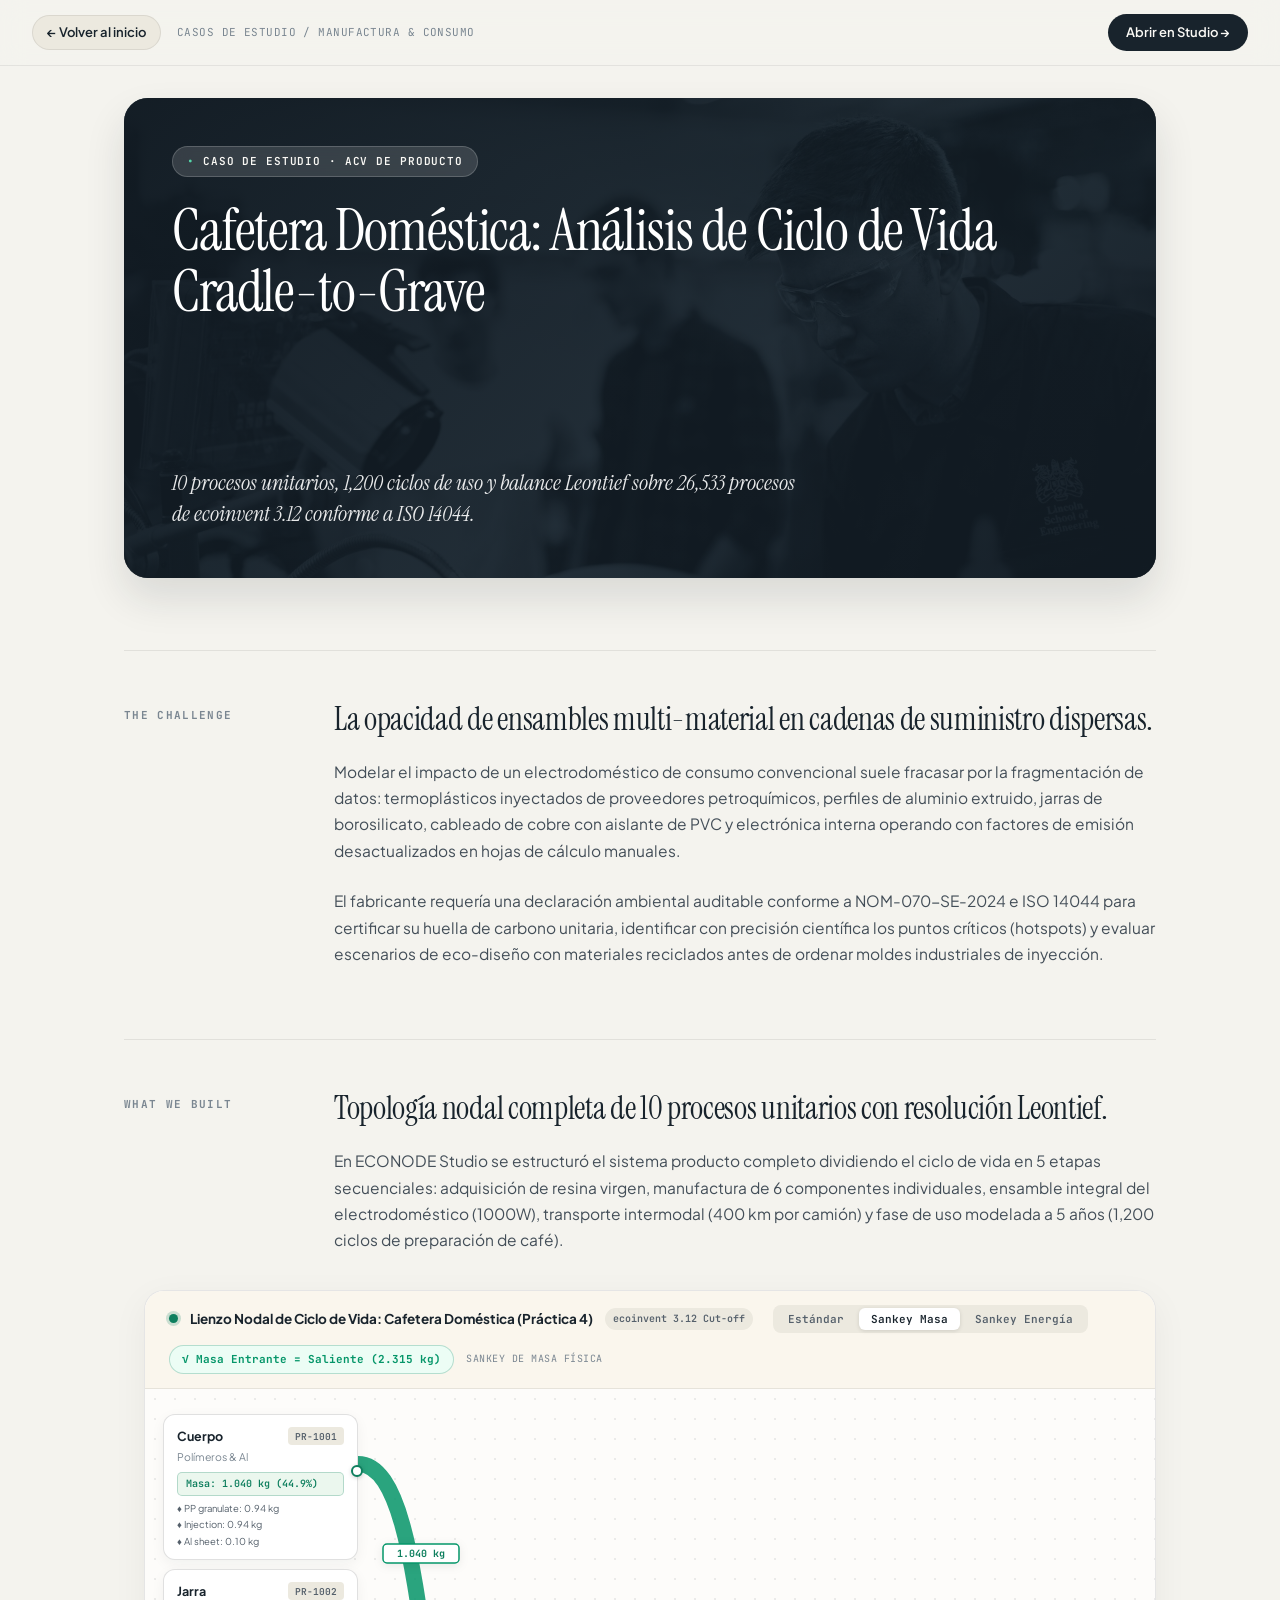
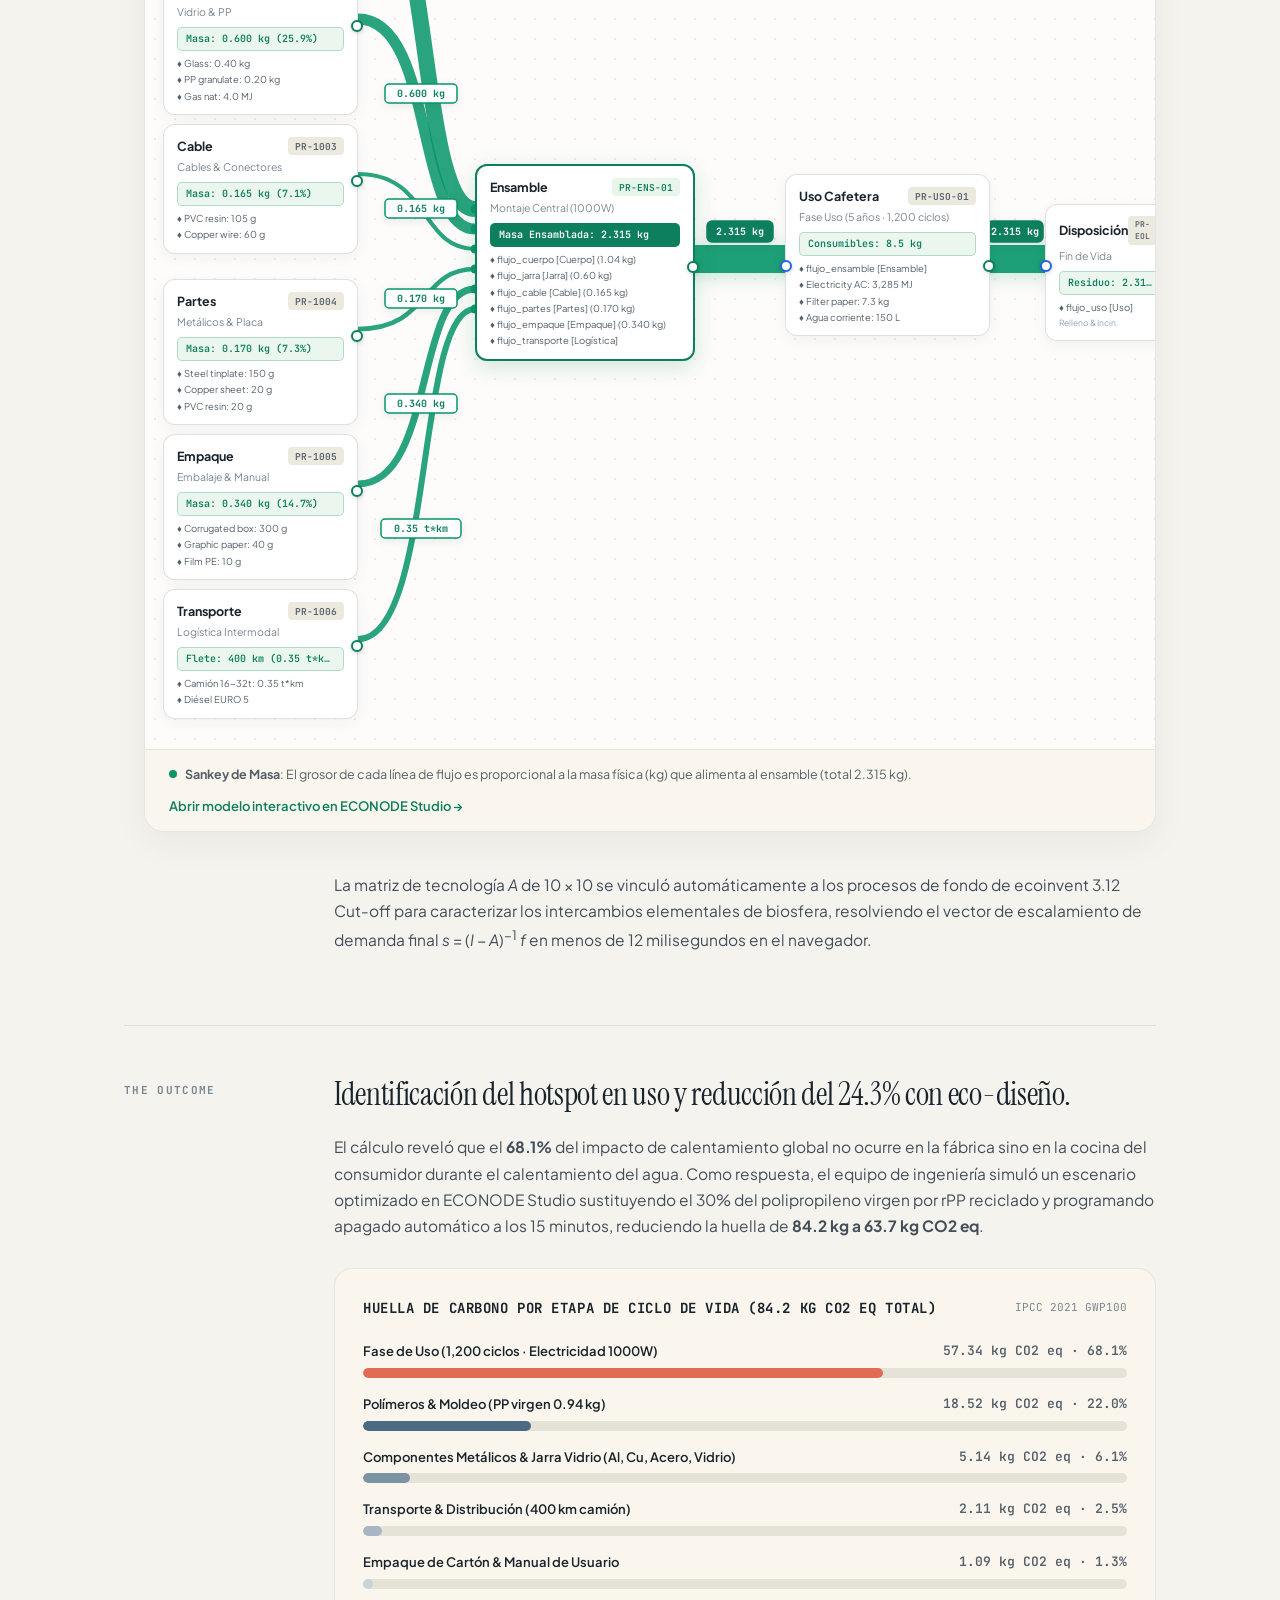
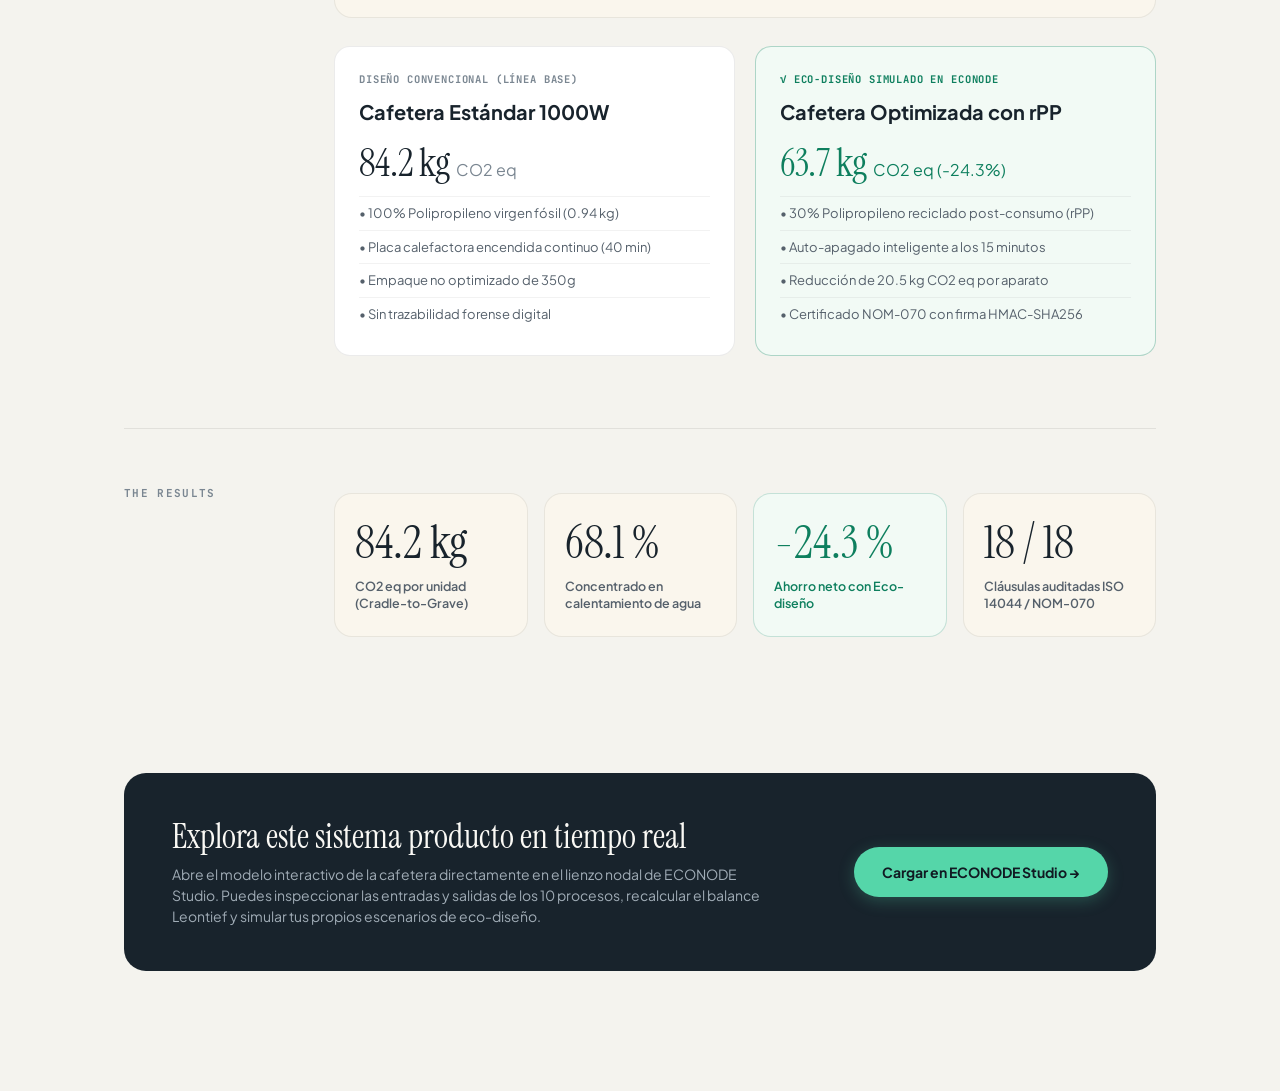
<file: public/case_cafetera.html>
<!DOCTYPE html>
<html lang="es">
<head>
  <meta charset="UTF-8">
  <meta name="viewport" content="width=device-width, initial-scale=1.0">
  <title>Caso de Estudio: Cafetera Dom&eacute;stica &mdash; ECONODE Studio</title>
  <link rel="preconnect" href="https://fonts.googleapis.com">
  <link rel="preconnect" href="https://fonts.gstatic.com" crossorigin>
  <link href="https://fonts.googleapis.com/css2?family=Instrument+Serif:ital@0;1&family=JetBrains+Mono:wght@400;500;600;700&family=Plus+Jakarta+Sans:wght@400;500;600;700;800&display=swap" rel="stylesheet">
  <link rel="stylesheet" href="css/styles.css">
  <style>
    * { box-sizing: border-box; margin: 0; padding: 0; }
    body {
      background: #F4F3EE;
      color: #18232C;
      font-family: 'Plus Jakarta Sans', -apple-system, BlinkMacSystemFont, sans-serif;
      line-height: 1.6;
      -webkit-font-smoothing: antialiased;
    }

    /* Sticky Navigation */
    .case-nav {
      position: sticky;
      top: 0;
      z-index: 100;
      background: rgba(244, 243, 238, 0.92);
      backdrop-filter: blur(12px);
      -webkit-backdrop-filter: blur(12px);
      border-bottom: 1px solid rgba(0, 0, 0, 0.07);
      padding: 14px 32px;
      display: flex;
      justify-content: space-between;
      align-items: center;
    }

    .case-nav-left {
      display: flex;
      align-items: center;
      gap: 16px;
    }

    .case-back-btn {
      display: inline-flex;
      align-items: center;
      gap: 8px;
      font-size: 13px;
      font-weight: 600;
      color: #18232C;
      text-decoration: none;
      padding: 6px 14px;
      background: #ECE9DF;
      border: 1px solid rgba(0, 0, 0, 0.08);
      border-radius: 999px;
      transition: all 0.2s ease;
    }

    .case-back-btn:hover {
      background: #18232C;
      color: #F4F3EE;
      transform: translateX(-2px);
    }

    .case-breadcrumbs {
      font-family: 'JetBrains Mono', monospace;
      font-size: 11px;
      color: #7A8691;
      letter-spacing: 0.04em;
    }

    .case-nav-action {
      display: inline-flex;
      align-items: center;
      gap: 8px;
      background: #18232C;
      color: #FAF9F5;
      font-size: 13px;
      font-weight: 600;
      padding: 8px 18px;
      border-radius: 999px;
      text-decoration: none;
      transition: all 0.2s ease;
    }

    .case-nav-action:hover {
      background: #0E7F5E;
      transform: translateY(-1px);
    }

    /* Main Container */
    .case-container {
      max-width: 1080px;
      margin: 0 auto;
      padding: 32px 24px 120px;
    }

    /* Hero Banner */
    .case-hero {
      position: relative;
      border-radius: 24px;
      overflow: hidden;
      min-height: 480px;
      display: flex;
      flex-direction: column;
      justify-content: space-between;
      padding: 48px;
      color: #FAF9F5;
      margin-bottom: 72px;
      background: #111A22;
      box-shadow: 0 20px 40px rgba(24, 35, 44, 0.12);
    }

    .case-hero-bg {
      position: absolute;
      inset: 0;
      width: 100%;
      height: 100%;
      object-fit: cover;
      object-position: center;
      opacity: 0.42;
      filter: saturate(0.85);
    }

    .case-hero-overlay {
      position: absolute;
      inset: 0;
      background: linear-gradient(135deg, rgba(17, 26, 34, 0.92) 0%, rgba(17, 26, 34, 0.5) 60%, rgba(17, 26, 34, 0.85) 100%);
    }

    .case-hero-top {
      position: relative;
      z-index: 2;
    }

    .case-hero-tag {
      display: inline-flex;
      align-items: center;
      gap: 8px;
      background: rgba(255, 255, 255, 0.14);
      backdrop-filter: blur(8px);
      -webkit-backdrop-filter: blur(8px);
      border: 1px solid rgba(255, 255, 255, 0.18);
      border-radius: 999px;
      padding: 6px 14px;
      font-family: 'JetBrains Mono', monospace;
      font-size: 11px;
      font-weight: 600;
      letter-spacing: 0.08em;
      text-transform: uppercase;
      color: #FAF9F5;
      margin-bottom: 24px;
    }

    .case-hero-tag-sym {
      color: #55D6A9;
    }

    .case-hero-title {
      font-family: 'Instrument Serif', Georgia, serif;
      font-size: 58px;
      font-weight: 400;
      line-height: 1.05;
      letter-spacing: -0.02em;
      max-width: 880px;
      color: #FFFFFF;
      margin: 0;
    }

    .case-hero-bottom {
      position: relative;
      z-index: 2;
      display: flex;
      justify-content: flex-start;
      margin-top: 32px;
    }

    .case-hero-lead {
      font-family: 'Instrument Serif', Georgia, serif;
      font-size: 22px;
      font-style: italic;
      line-height: 1.4;
      color: rgba(255, 255, 255, 0.9);
      max-width: 640px;
      text-align: left;
    }

    /* Editorial Narrative Grid */
    .case-narrative-section {
      display: grid;
      grid-template-columns: 170px 1fr;
      gap: 40px;
      padding: 48px 0;
      border-top: 1px solid rgba(0, 0, 0, 0.08);
    }

    .case-section-label {
      font-family: 'JetBrains Mono', monospace;
      font-size: 11px;
      font-weight: 700;
      letter-spacing: 0.12em;
      text-transform: uppercase;
      color: #7A8691;
      padding-top: 8px;
    }

    .case-section-body {
      color: #18232C;
    }

    .case-section-headline {
      font-family: 'Instrument Serif', Georgia, serif;
      font-size: 32px;
      font-weight: 400;
      line-height: 1.25;
      color: #18232C;
      margin-bottom: 20px;
      letter-spacing: -0.01em;
    }

    .case-section-text {
      font-size: 15.5px;
      line-height: 1.7;
      color: #434E58;
      margin-bottom: 24px;
    }

    /* Big Numbers Grid (The Results) */
    .case-metrics-grid {
      display: grid;
      grid-template-columns: repeat(4, 1fr);
      gap: 16px;
      margin: 16px 0 32px;
    }

    .case-metric-card {
      background: #FAF6ED;
      border: 1px solid rgba(0, 0, 0, 0.07);
      border-radius: 18px;
      padding: 24px 20px;
      display: flex;
      flex-direction: column;
      justify-content: space-between;
    }

    .case-metric-value {
      font-family: 'Instrument Serif', Georgia, serif;
      font-size: 46px;
      font-weight: 400;
      color: #18232C;
      line-height: 1.05;
      margin-bottom: 12px;
    }

    .case-metric-label {
      font-size: 12.5px;
      font-weight: 600;
      color: #55606B;
      line-height: 1.35;
    }

    /* Interactive Nodal Architecture Diagram */
    .case-system-arch {
      background: #FFFFFF;
      border: 1px solid rgba(0, 0, 0, 0.08);
      border-radius: 18px;
      padding: 28px;
      margin: 28px 0;
      box-shadow: 0 4px 16px rgba(0, 0, 0, 0.03);
    }

    .case-arch-title {
      font-size: 13px;
      font-family: 'JetBrains Mono', monospace;
      font-weight: 700;
      text-transform: uppercase;
      letter-spacing: 0.06em;
      color: #18232C;
      margin-bottom: 20px;
      display: flex;
      justify-content: space-between;
      align-items: center;
    }

    .case-arch-badge {
      font-size: 11px;
      background: #E8F5E9;
      color: #0E7F5E;
      padding: 3px 10px;
      border-radius: 999px;
      font-weight: 600;
    }

    .case-arch-flow {
      display: flex;
      align-items: center;
      gap: 12px;
      overflow-x: auto;
      padding-bottom: 12px;
    }

    .case-node-box {
      background: #FAF6ED;
      border: 1px solid rgba(0, 0, 0, 0.1);
      border-radius: 12px;
      padding: 14px 16px;
      min-width: 180px;
      flex-shrink: 0;
    }

    .case-node-step {
      font-family: 'JetBrains Mono', monospace;
      font-size: 10px;
      font-weight: 700;
      color: #0E7F5E;
      text-transform: uppercase;
      margin-bottom: 4px;
    }

    .case-node-name {
      font-size: 13px;
      font-weight: 700;
      color: #18232C;
      line-height: 1.25;
      margin-bottom: 4px;
    }

    .case-node-meta {
      font-size: 11px;
      color: #6C7985;
    }

    .case-flow-arrow {
      font-size: 16px;
      color: #A0ACB6;
      flex-shrink: 0;
    }

    /* Breakdown Bar Charts */
    .case-chart-card {
      background: #FAF6ED;
      border: 1px solid rgba(0, 0, 0, 0.07);
      border-radius: 18px;
      padding: 28px;
      margin: 28px 0;
    }

    .case-chart-header {
      display: flex;
      justify-content: space-between;
      align-items: center;
      margin-bottom: 22px;
    }

    .case-chart-heading {
      font-size: 14px;
      font-weight: 700;
      font-family: 'JetBrains Mono', monospace;
      text-transform: uppercase;
      letter-spacing: 0.04em;
      color: #18232C;
    }

    .case-bar-row {
      margin-bottom: 16px;
    }

    .case-bar-meta {
      display: flex;
      justify-content: space-between;
      align-items: center;
      font-size: 13px;
      margin-bottom: 6px;
    }

    .case-bar-name {
      font-weight: 600;
      color: #18232C;
    }

    .case-bar-num {
      font-family: 'JetBrains Mono', monospace;
      font-weight: 600;
      color: #55606B;
    }

    .case-bar-track {
      width: 100%;
      height: 10px;
      background: #E5E2D8;
      border-radius: 999px;
      overflow: hidden;
    }

    .case-bar-fill {
      height: 100%;
      border-radius: 999px;
      transition: width 0.8s cubic-bezier(0.16, 1, 0.3, 1);
    }

    /* Eco-design Comparison Table */
    .case-compare-grid {
      display: grid;
      grid-template-columns: 1fr 1fr;
      gap: 20px;
      margin: 24px 0;
    }

    .case-compare-col {
      background: #FFFFFF;
      border: 1px solid rgba(0, 0, 0, 0.08);
      border-radius: 16px;
      padding: 24px;
    }

    .case-compare-col.highlight {
      background: #F2FAF5;
      border-color: rgba(14, 127, 94, 0.3);
    }

    .case-col-tag {
      font-family: 'JetBrains Mono', monospace;
      font-size: 10.5px;
      font-weight: 700;
      text-transform: uppercase;
      letter-spacing: 0.08em;
      color: #7A8691;
      margin-bottom: 8px;
    }

    .case-compare-col.highlight .case-col-tag {
      color: #0E7F5E;
    }

    .case-col-title {
      font-size: 20px;
      font-weight: 700;
      color: #18232C;
      margin-bottom: 16px;
    }

    .case-col-stat {
      font-family: 'Instrument Serif', Georgia, serif;
      font-size: 38px;
      color: #18232C;
      line-height: 1;
      margin-bottom: 14px;
    }

    .case-compare-col.highlight .case-col-stat {
      color: #0E7F5E;
    }

    .case-spec-list {
      list-style: none;
      font-size: 13px;
      color: #55606B;
    }

    .case-spec-list li {
      padding: 6px 0;
      border-top: 1px solid rgba(0, 0, 0, 0.05);
      display: flex;
      align-items: center;
      gap: 8px;
    }

    /* Bottom Interactive Studio CTA */
    .case-studio-cta {
      background: #18232C;
      color: #FAF9F5;
      border-radius: 22px;
      padding: 44px 48px;
      margin-top: 56px;
      display: flex;
      justify-content: space-between;
      align-items: center;
      flex-wrap: wrap;
      gap: 28px;
    }

    .case-studio-cta-title {
      font-family: 'Instrument Serif', Georgia, serif;
      font-size: 34px;
      font-weight: 400;
      line-height: 1.15;
      margin-bottom: 8px;
    }

    .case-studio-cta-desc {
      font-size: 14px;
      color: #A0ACB6;
      max-width: 600px;
      line-height: 1.5;
    }

    .case-btn-open-studio {
      background: #55D6A9;
      color: #111A22;
      font-size: 14px;
      font-weight: 700;
      padding: 14px 28px;
      border-radius: 999px;
      text-decoration: none;
      display: inline-flex;
      align-items: center;
      gap: 8px;
      transition: all 0.2s cubic-bezier(0.16, 1, 0.3, 1);
      box-shadow: 0 4px 16px rgba(85, 214, 169, 0.25);
    }

    .case-btn-open-studio:hover {
      background: #FFFFFF;
      transform: translateY(-2px);
      box-shadow: 0 8px 24px rgba(85, 214, 169, 0.4);
    }

    /* Responsive */
    @media (max-width: 960px) {
      .case-narrative-section {
        grid-template-columns: 1fr;
        gap: 20px;
      }
      .case-metrics-grid {
        grid-template-columns: 1fr 1fr;
      }
      .case-compare-grid {
        grid-template-columns: 1fr;
      }
      .case-hero {
        padding: 28px;
      }
      .case-hero-title {
        font-size: 40px;
      }
      .case-hero-lead {
        text-align: left;
        font-size: 20px;
      }
    }
  
    /* =============================================================
       STUDIO CANVAS REPLICA IN CASE STUDY (Spacious & Sankey Lines)
       ============================================================= */
    .case-canvas-board {
      background: #FFFFFF;
      border: 1px solid rgba(0, 0, 0, 0.1);
      border-radius: 20px;
      overflow: hidden;
      margin: 36px 0 40px -190px;
      width: calc(100% + 190px);
      max-width: 1040px;
      box-shadow: 0 10px 36px rgba(0, 0, 0, 0.05);
      transition: all 0.3s ease;
    }

    @media (max-width: 1080px) {
      .case-canvas-board {
        margin-left: 0;
        width: 100%;
      }
    }

    .case-canvas-bar {
      background: #FAF6ED;
      border-bottom: 1px solid rgba(0, 0, 0, 0.08);
      padding: 14px 24px;
      display: flex;
      justify-content: space-between;
      align-items: center;
      flex-wrap: wrap;
      gap: 12px;
    }

    .case-canvas-bar-left {
      display: flex;
      align-items: center;
      gap: 12px;
      flex-wrap: wrap;
    }

    .case-canvas-dot {
      width: 9px;
      height: 9px;
      border-radius: 50%;
      background: #0E7F5E;
      display: inline-block;
      box-shadow: 0 0 0 3px rgba(14, 127, 94, 0.2);
    }

    .case-canvas-title {
      font-size: 13.5px;
      font-weight: 700;
      color: #18232C;
    }

    .case-canvas-pill {
      font-family: 'JetBrains Mono', monospace;
      font-size: 10px;
      font-weight: 600;
      background: #ECE9DF;
      color: #55606B;
      padding: 3px 8px;
      border-radius: 999px;
    }

    .case-canvas-modes {
      display: inline-flex;
      background: #ECE9DF;
      padding: 3px;
      border-radius: 8px;
      gap: 3px;
      margin-left: 8px;
    }

    .case-canvas-mode-btn {
      border: none;
      background: transparent;
      font-family: 'JetBrains Mono', monospace;
      font-size: 11px;
      font-weight: 600;
      color: #55606B;
      padding: 4px 12px;
      border-radius: 6px;
      cursor: pointer;
      transition: all 0.2s cubic-bezier(0.16, 1, 0.3, 1);
    }

    .case-canvas-mode-btn:hover {
      color: #18232C;
    }

    .case-canvas-mode-btn.active {
      background: #FFFFFF;
      color: #18232C;
      box-shadow: 0 1px 4px rgba(0, 0, 0, 0.12);
    }

    .case-canvas-bar-right {
      display: flex;
      align-items: center;
      gap: 12px;
    }

    .case-canvas-balance-badge {
      font-family: 'JetBrains Mono', monospace;
      font-size: 11px;
      font-weight: 700;
      color: #0E7F5E;
      background: #E8F5E9;
      padding: 5px 12px;
      border-radius: 999px;
      border: 1px solid rgba(14, 127, 94, 0.25);
      transition: all 0.25s ease;
    }

    .case-canvas-mode-tag {
      font-family: 'JetBrains Mono', monospace;
      font-size: 10px;
      color: #7A8691;
      text-transform: uppercase;
      letter-spacing: 0.05em;
    }

    .case-canvas-stage-wrap {
      position: relative;
      width: 100%;
      height: 960px;
      background: #FDFCFA;
      background-image: radial-gradient(rgba(24, 35, 44, 0.08) 1.2px, transparent 1.2px);
      background-size: 20px 20px;
      overflow-x: auto;
      overflow-y: hidden;
      scrollbar-width: thin;
      scrollbar-color: rgba(0, 0, 0, 0.2) transparent;
    }

    .case-canvas-svg {
      position: absolute;
      top: 0;
      left: 0;
      width: 1040px;
      height: 960px;
      pointer-events: none;
      z-index: 1;
    }

    .canvas-wire {
      fill: none;
      stroke: #818CF8;
      stroke-width: 3px;
      stroke-linecap: round;
      opacity: 0.7;
      transition: stroke-width 0.4s cubic-bezier(0.16, 1, 0.3, 1),
                  stroke 0.4s ease,
                  opacity 0.4s ease,
                  filter 0.3s ease;
    }

    .canvas-wire.wire-ensamble-uso,
    .canvas-wire.wire-uso-eol {
      stroke: #0E7F5E;
      stroke-width: 3.5px;
      opacity: 0.9;
    }

    .canvas-wire.active {
      stroke: #0E7F5E !important;
      stroke-width: 5px !important;
      opacity: 1 !important;
      filter: drop-shadow(0 2px 8px rgba(14, 127, 94, 0.6)) !important;
    }

    .canvas-inlet-dot {
      fill: #818CF8;
      transition: fill 0.3s ease, r 0.3s ease;
    }

    /* SANKEY MASA (Mass Flow Ribbons) */
    .sankey-mode-mass #wire-cuerpo {
      stroke: #059669;
      stroke-width: 16px;
      opacity: 0.85;
    }
    .sankey-mode-mass #wire-jarra {
      stroke: #059669;
      stroke-width: 11px;
      opacity: 0.85;
    }
    .sankey-mode-mass #wire-cable {
      stroke: #059669;
      stroke-width: 4px;
      opacity: 0.85;
    }
    .sankey-mode-mass #wire-partes {
      stroke: #059669;
      stroke-width: 4.5px;
      opacity: 0.85;
    }
    .sankey-mode-mass #wire-empaque {
      stroke: #059669;
      stroke-width: 7px;
      opacity: 0.85;
    }
    .sankey-mode-mass #wire-transporte {
      stroke: #059669;
      stroke-width: 6px;
      opacity: 0.85;
    }
    .sankey-mode-mass #wire-ensamble-uso {
      stroke: #059669;
      stroke-width: 28px;
      opacity: 0.9;
      filter: drop-shadow(0 3px 10px rgba(5, 150, 105, 0.25));
    }
    .sankey-mode-mass #wire-uso-eol {
      stroke: #059669;
      stroke-width: 28px;
      opacity: 0.9;
      filter: drop-shadow(0 3px 10px rgba(5, 150, 105, 0.25));
    }
    .sankey-mode-mass .canvas-inlet-dot {
      fill: #059669;
      r: 4.5;
    }

    /* SANKEY ENERGIA (Cumulative Energy Ribbons) */
    .sankey-mode-energy #wire-cuerpo {
      stroke: #0284C7;
      stroke-width: 7px;
      opacity: 0.88;
    }
    .sankey-mode-energy #wire-jarra {
      stroke: #0284C7;
      stroke-width: 5px;
      opacity: 0.88;
    }
    .sankey-mode-energy #wire-cable {
      stroke: #0284C7;
      stroke-width: 3px;
      opacity: 0.88;
    }
    .sankey-mode-energy #wire-partes {
      stroke: #0284C7;
      stroke-width: 4px;
      opacity: 0.88;
    }
    .sankey-mode-energy #wire-empaque {
      stroke: #0284C7;
      stroke-width: 2.5px;
      opacity: 0.88;
    }
    .sankey-mode-energy #wire-transporte {
      stroke: #0284C7;
      stroke-width: 8px;
      opacity: 0.88;
    }
    .sankey-mode-energy #wire-ensamble-uso {
      stroke: #0284C7;
      stroke-width: 14px;
      opacity: 0.92;
    }
    .sankey-mode-energy #wire-uso-eol {
      stroke: #0284C7;
      stroke-width: 3px;
      opacity: 0.8;
    }
    .sankey-mode-energy .canvas-inlet-dot {
      fill: #0284C7;
      r: 4;
    }

    .sankey-mode-energy #cardNodeUso {
      border: 2px solid #0284C7 !important;
      box-shadow: 0 0 24px rgba(2, 132, 199, 0.25) !important;
    }

    /* SVG Sankey Tag Rect & Text */
    .sankey-tag-rect {
      fill: #FFFFFF;
      stroke: #059669;
      stroke-width: 1.5px;
      filter: drop-shadow(0 2px 5px rgba(0,0,0,0.08));
      transition: all 0.3s ease;
    }
    .sankey-mode-energy .sankey-tag-rect {
      stroke: #0284C7;
    }
    .sankey-tag-rect.highlight {
      fill: #0E7F5E;
      stroke: #0E7F5E;
    }
    .sankey-mode-energy .sankey-tag-rect.highlight {
      fill: #0284C7;
      stroke: #0284C7;
    }
    .sankey-tag-text {
      font-family: 'JetBrains Mono', monospace;
      font-size: 10px;
      font-weight: 700;
      fill: #0E7F5E;
      transition: fill 0.3s ease;
    }
    .sankey-mode-energy .sankey-tag-text {
      fill: #0284C7;
    }
    .sankey-tag-text.highlight {
      fill: #FFFFFF;
    }

    .case-canvas-nodes-layer {
      position: absolute;
      top: 0;
      left: 0;
      width: 1040px;
      height: 960px;
      z-index: 2;
    }

    /* Process Node Card in Canvas - Generous & Polished */
    .studio-node-card {
      position: absolute;
      background: #FFFFFF;
      border: 1px solid rgba(0, 0, 0, 0.12);
      border-radius: 12px;
      padding: 11px 13px;
      box-shadow: 0 4px 14px rgba(24, 35, 44, 0.05);
      transition: all 0.2s cubic-bezier(0.16, 1, 0.3, 1);
      cursor: pointer;
    }

    .studio-node-card:hover {
      transform: translateY(-2px);
      border-color: #0E7F5E;
      box-shadow: 0 10px 28px rgba(14, 127, 94, 0.15);
    }

    .studio-node-card.highlight-node {
      border: 2px solid #0E7F5E;
      box-shadow: 0 6px 22px rgba(14, 127, 94, 0.18);
    }

    .snode-header {
      display: flex;
      justify-content: space-between;
      align-items: center;
      margin-bottom: 3px;
    }

    .snode-title {
      font-size: 12.5px;
      font-weight: 700;
      color: #18232C;
    }

    .snode-code {
      font-family: 'JetBrains Mono', monospace;
      font-size: 9.5px;
      font-weight: 600;
      background: #ECE9DF;
      color: #55606B;
      padding: 1.5px 7px;
      border-radius: 4px;
    }

    .snode-sub {
      font-size: 10.5px;
      color: #7A8691;
      margin-bottom: 6px;
    }

    .snode-flow-bar {
      font-family: 'JetBrains Mono', monospace;
      font-size: 10px;
      font-weight: 600;
      background: #EBF7EE;
      color: #0E7F5E;
      border: 1px solid rgba(14, 127, 94, 0.25);
      border-radius: 5px;
      padding: 3px 8px;
      margin-bottom: 6px;
      white-space: nowrap;
      overflow: hidden;
      text-overflow: ellipsis;
      transition: all 0.2s ease;
    }

    .snode-inputs {
      font-size: 9.5px;
      color: #55606B;
      display: flex;
      flex-direction: column;
      gap: 3px;
      line-height: 1.4;
      overflow: hidden;
    }

    .snode-inputs span {
      white-space: nowrap;
      overflow: hidden;
      text-overflow: ellipsis;
    }

    .snode-port-out {
      position: absolute;
      right: -6px;
      width: 12px;
      height: 12px;
      border-radius: 50%;
      background: #FFFFFF;
      border: 2.5px solid #0E7F5E;
      box-shadow: 0 1px 4px rgba(0,0,0,0.18);
    }

    .snode-port-in {
      position: absolute;
      left: -6px;
      width: 12px;
      height: 12px;
      border-radius: 50%;
      background: #FFFFFF;
      border: 2.5px solid #2563EB;
      box-shadow: 0 1px 4px rgba(0,0,0,0.18);
    }

    .case-canvas-footer {
      background: #FAF6ED;
      border-top: 1px solid rgba(0, 0, 0, 0.08);
      padding: 14px 24px;
      display: flex;
      justify-content: space-between;
      align-items: center;
      flex-wrap: wrap;
      gap: 12px;
    }

    .case-canvas-legend-wrap {
      display: flex;
      align-items: center;
      gap: 8px;
    }

    .case-canvas-legend-dot {
      width: 8px;
      height: 8px;
      border-radius: 50%;
      background: #0E7F5E;
      display: inline-block;
      transition: background 0.3s ease;
    }

    .case-canvas-legend-txt {
      font-size: 12.5px;
      color: #55606B;
    }

    .case-canvas-open-link {
      font-size: 13px;
      font-weight: 600;
      color: #0E7F5E;
      text-decoration: none;
      transition: transform 0.2s ease;
    }

    .case-canvas-open-link:hover {
      text-decoration: underline;
      transform: translateX(3px);
    }
  </style>
</head>
<body>

  <!-- Sticky Top Bar -->
  <header class="case-nav">
    <div class="case-nav-left">
      <a href="index.html#homeCases" class="case-back-btn">&larr; Volver al inicio</a>
      <span class="case-breadcrumbs">CASOS DE ESTUDIO / MANUFACTURA &amp; CONSUMO</span>
    </div>
    <div>
      <a href="index.html#viewStudio" class="case-nav-action" onclick="loadAndOpenStudio(event)">
        Abrir en Studio &rarr;
      </a>
    </div>
  </header>

  <main class="case-container">

    <!-- Hero Banner -->
    <section class="case-hero">
      <img src="images/candidates/slate/cand_01_slate.jpg" alt="Manufactura de Cafetera Dom&eacute;stica" class="case-hero-bg">
      <div class="case-hero-overlay"></div>

      <div class="case-hero-top">
        <div class="case-hero-tag">
          <span class="case-hero-tag-sym">&bull;</span> CASO DE ESTUDIO &middot; ACV DE PRODUCTO
        </div>
        <h1 class="case-hero-title">
          Cafetera Dom&eacute;stica: An&aacute;lisis de Ciclo de Vida Cradle-to-Grave
        </h1>
      </div>

      <div class="case-hero-bottom">
        <p class="case-hero-lead">
          10 procesos unitarios, 1,200 ciclos de uso y balance Leontief sobre 26,533 procesos de ecoinvent 3.12 conforme a ISO 14044.
        </p>
      </div>
    </section>

    <!-- Section 1: The Challenge -->
    <article class="case-narrative-section">
      <div class="case-section-label">THE CHALLENGE</div>
      <div class="case-section-body">
        <h2 class="case-section-headline">
          La opacidad de ensambles multi-material en cadenas de suministro dispersas.
        </h2>
        <p class="case-section-text">
          Modelar el impacto de un electrodom&eacute;stico de consumo convencional suele fracasar por la fragmentaci&oacute;n de datos: termopl&aacute;sticos inyectados de proveedores petroqu&iacute;micos, perfiles de aluminio extruido, jarras de borosilicato, cableado de cobre con aislante de PVC y electr&oacute;nica interna operando con factores de emisi&oacute;n desactualizados en hojas de c&aacute;lculo manuales.
        </p>
        <p class="case-section-text">
          El fabricante requería una declaraci&oacute;n ambiental auditable conforme a NOM-070-SE-2024 e ISO 14044 para certificar su huella de carbono unitaria, identificar con precisi&oacute;n cient&iacute;fica los puntos cr&iacute;ticos (hotspots) y evaluar escenarios de eco-dise&ntilde;o con materiales reciclados antes de ordenar moldes industriales de inyecci&oacute;n.
        </p>
      </div>
    </article>

    <!-- Section 2: What We Built (System Architecture) -->
    <article class="case-narrative-section">
      <div class="case-section-label">WHAT WE BUILT</div>
      <div class="case-section-body">
        <h2 class="case-section-headline">
          Topolog&iacute;a nodal completa de 10 procesos unitarios con resoluci&oacute;n Leontief.
        </h2>
        <p class="case-section-text">
          En ECONODE Studio se estructur&oacute; el sistema producto completo dividiendo el ciclo de vida en 5 etapas secuenciales: adquisici&oacute;n de resina virgen, manufactura de 6 componentes individuales, ensamble integral del electrodom&eacute;stico (1000W), transporte intermodal (400 km por cami&oacute;n) y fase de uso modelada a 5 a&ntilde;os (1,200 ciclos de preparaci&oacute;n de caf&eacute;).
        </p>

        <!-- Visual Nodal Flow Diagram -->
                <!-- Interactive Studio Canvas Viewport (Exact replica of ECONODE Studio Canvas) -->
                <!-- Interactive Studio Canvas Viewport (Exact replica of ECONODE Studio Canvas) -->
        <!-- Interactive Studio Canvas Viewport (Spacious & Dynamic Sankey Ribbons) -->
        <!-- Interactive Studio Canvas Viewport (Spacious & Dynamic Sankey Ribbons) -->
        <!-- Interactive Studio Canvas Viewport (Spacious & Dynamic Sankey Ribbons - 960px Height) -->
        <div class="case-canvas-board sankey-mode-mass">
          <!-- Canvas Top Toolbar -->
          <div class="case-canvas-bar">
            <div class="case-canvas-bar-left">
              <span class="case-canvas-dot"></span>
              <span class="case-canvas-title">Lienzo Nodal de Ciclo de Vida: Cafetera Dom&eacute;stica (Pr&aacute;ctica 4)</span>
              <span class="case-canvas-pill">ecoinvent 3.12 Cut-off</span>
              <div class="case-canvas-modes">
                <button type="button" class="case-canvas-mode-btn" id="btnModeStd" onclick="setCanvasMode('std')">Est&aacute;ndar</button>
                <button type="button" class="case-canvas-mode-btn active" id="btnModeMass" onclick="setCanvasMode('mass')">Sankey Masa</button>
                <button type="button" class="case-canvas-mode-btn" id="btnModeEnergy" onclick="setCanvasMode('energy')">Sankey Energ&iacute;a</button>
              </div>
            </div>
            <div class="case-canvas-bar-right">
              <span class="case-canvas-balance-badge" id="canvasBalanceBadge" style="color: #059669; background: #ECFDF5;">&radic; Masa Entrante = Saliente (2.315 kg)</span>
              <span class="case-canvas-mode-tag" id="canvasModeTag">Sankey de Masa F&iacute;sica</span>
            </div>
          </div>

          <!-- Canvas Stage with Dot Grid, Spacious Layout & Dynamic SVG Sankey Ribbons -->
          <div class="case-canvas-stage-wrap">
            <svg class="case-canvas-svg" viewBox="0 0 1040 960" preserveAspectRatio="xMinYMin meet">
              <defs>
                <linearGradient id="wireGradStd" x1="0%" y1="0%" x2="100%" y2="0%">
                  <stop offset="0%" stop-color="#818CF8" stop-opacity="0.75"/>
                  <stop offset="100%" stop-color="#6366F1" stop-opacity="0.88"/>
                </linearGradient>
                <linearGradient id="wireGradMass" x1="0%" y1="0%" x2="100%" y2="0%">
                  <stop offset="0%" stop-color="#10B981" stop-opacity="0.8"/>
                  <stop offset="100%" stop-color="#059669" stop-opacity="0.95"/>
                </linearGradient>
                <linearGradient id="wireGradEnergy" x1="0%" y1="0%" x2="100%" y2="0%">
                  <stop offset="0%" stop-color="#38BDF8" stop-opacity="0.85"/>
                  <stop offset="100%" stop-color="#0284C7" stop-opacity="0.95"/>
                </linearGradient>
              </defs>

              <!-- Curved Bézier Connector Wires (6 Components into Ensamble with dedicated inputs) -->
              <path id="wire-cuerpo" d="M 213,75 C 290,75 270,420 330,420" class="canvas-wire wire-cuerpo" />
              <path id="wire-jarra" d="M 213,230 C 290,230 270,440 330,440" class="canvas-wire wire-jarra" />
              <path id="wire-cable" d="M 213,385 C 285,385 275,460 330,460" class="canvas-wire wire-cable" />
              <path id="wire-partes" d="M 213,540 C 285,540 275,480 330,480" class="canvas-wire wire-partes" />
              <path id="wire-empaque" d="M 213,695 C 290,695 270,500 330,500" class="canvas-wire wire-empaque" />
              <path id="wire-transporte" d="M 213,850 C 290,850 270,520 330,520" class="canvas-wire wire-transporte" />

              <!-- Inlets dots along left edge of Ensamble -->
              <circle cx="330" cy="420" r="4" class="canvas-inlet-dot" />
              <circle cx="330" cy="440" r="4" class="canvas-inlet-dot" />
              <circle cx="330" cy="460" r="4" class="canvas-inlet-dot" />
              <circle cx="330" cy="480" r="4" class="canvas-inlet-dot" />
              <circle cx="330" cy="500" r="4" class="canvas-inlet-dot" />
              <circle cx="330" cy="520" r="4" class="canvas-inlet-dot" />

              <!-- Ensamble into Uso (2.315 kg total machine) -->
              <path id="wire-ensamble-uso" d="M 550,470 C 595,470 595,470 640,470" class="canvas-wire wire-ensamble-uso" />

              <!-- Uso into Disposición (2.315 kg final waste) -->
              <path id="wire-uso-eol" d="M 845,470 C 872,470 872,470 900,470" class="canvas-wire wire-uso-eol" />

              <!-- Sankey Flow Value Tags (Visible in Sankey modes) -->
              <g class="sankey-tag-group" id="sankeyTagGroup" style="opacity: 1; transition: opacity 0.3s ease;">
                <!-- Tag Cuerpo -->
                <rect x="238" y="155" width="76" height="19" rx="4" class="sankey-tag-rect" />
                <text x="276" y="168" text-anchor="middle" class="sankey-tag-text" id="tagValCuerpo">1.040 kg</text>

                <!-- Tag Jarra -->
                <rect x="240" y="295" width="72" height="19" rx="4" class="sankey-tag-rect" />
                <text x="276" y="308" text-anchor="middle" class="sankey-tag-text" id="tagValJarra">0.600 kg</text>

                <!-- Tag Cable -->
                <rect x="240" y="410" width="72" height="19" rx="4" class="sankey-tag-rect" />
                <text x="276" y="423" text-anchor="middle" class="sankey-tag-text" id="tagValCable">0.165 kg</text>

                <!-- Tag Partes -->
                <rect x="240" y="500" width="72" height="19" rx="4" class="sankey-tag-rect" />
                <text x="276" y="513" text-anchor="middle" class="sankey-tag-text" id="tagValPartes">0.170 kg</text>

                <!-- Tag Empaque -->
                <rect x="240" y="605" width="72" height="19" rx="4" class="sankey-tag-rect" />
                <text x="276" y="618" text-anchor="middle" class="sankey-tag-text" id="tagValEmpaque">0.340 kg</text>

                <!-- Tag Transporte -->
                <rect x="236" y="730" width="80" height="19" rx="4" class="sankey-tag-rect" />
                <text x="276" y="743" text-anchor="middle" class="sankey-tag-text" id="tagValTransporte">0.35 t*km</text>

                <!-- Tag Ensamble Trunk -->
                <rect x="562" y="432" width="66" height="21" rx="5" class="sankey-tag-rect highlight" />
                <text x="595" y="446" text-anchor="middle" class="sankey-tag-text highlight" id="tagValEnsamble">2.315 kg</text>

                <!-- Tag EoL Trunk -->
                <rect x="842" y="432" width="56" height="21" rx="5" class="sankey-tag-rect highlight" />
                <text x="870" y="446" text-anchor="middle" class="sankey-tag-text highlight" id="tagValEol">2.315 kg</text>
              </g>
            </svg>

            <!-- HTML Process Nodes Positioned Absolute with Generous Whitespace (35px gap!) -->
            <div class="case-canvas-nodes-layer">

              <!-- NODE 1: CUERPO -->
              <div class="studio-node-card" style="top: 25px; left: 18px; width: 195px;" onmouseenter="highlightWire('wire-cuerpo')" onmouseleave="resetWires()">
                <div class="snode-header">
                  <span class="snode-title">Cuerpo</span>
                  <span class="snode-code">PR-1001</span>
                </div>
                <div class="snode-sub">Pol&iacute;meros &amp; Al</div>
                <div class="snode-flow-bar" data-std="&bull; flujo_cuerpo (1 u)" data-mass="Masa: 1.040 kg (44.9%)" data-energy="Energ&iacute;a: 12.4 MJ">Masa: 1.040 kg (44.9%)</div>
                <div class="snode-inputs">
                  <span>&diams; PP granulate: 0.94 kg</span>
                  <span>&diams; Injection: 0.94 kg</span>
                  <span>&diams; Al sheet: 0.10 kg</span>
                </div>
                <div class="snode-port-out" style="top: 50px;"></div>
              </div>

              <!-- NODE 2: JARRA -->
              <div class="studio-node-card" style="top: 180px; left: 18px; width: 195px;" onmouseenter="highlightWire('wire-jarra')" onmouseleave="resetWires()">
                <div class="snode-header">
                  <span class="snode-title">Jarra</span>
                  <span class="snode-code">PR-1002</span>
                </div>
                <div class="snode-sub">Vidrio &amp; PP</div>
                <div class="snode-flow-bar" data-std="&bull; flujo_jarra (1 u)" data-mass="Masa: 0.600 kg (25.9%)" data-energy="Energ&iacute;a: 8.2 MJ">Masa: 0.600 kg (25.9%)</div>
                <div class="snode-inputs">
                  <span>&diams; Glass: 0.40 kg</span>
                  <span>&diams; PP granulate: 0.20 kg</span>
                  <span>&diams; Gas nat: 4.0 MJ</span>
                </div>
                <div class="snode-port-out" style="top: 50px;"></div>
              </div>

              <!-- NODE 3: CABLE -->
              <div class="studio-node-card" style="top: 335px; left: 18px; width: 195px;" onmouseenter="highlightWire('wire-cable')" onmouseleave="resetWires()">
                <div class="snode-header">
                  <span class="snode-title">Cable</span>
                  <span class="snode-code">PR-1003</span>
                </div>
                <div class="snode-sub">Cables &amp; Conectores</div>
                <div class="snode-flow-bar" data-std="&bull; flujo_cable (1 u)" data-mass="Masa: 0.165 kg (7.1%)" data-energy="Energ&iacute;a: 3.1 MJ">Masa: 0.165 kg (7.1%)</div>
                <div class="snode-inputs">
                  <span>&diams; PVC resin: 105 g</span>
                  <span>&diams; Copper wire: 60 g</span>
                </div>
                <div class="snode-port-out" style="top: 50px;"></div>
              </div>

              <!-- NODE 4: PARTES -->
              <div class="studio-node-card" style="top: 490px; left: 18px; width: 195px;" onmouseenter="highlightWire('wire-partes')" onmouseleave="resetWires()">
                <div class="snode-header">
                  <span class="snode-title">Partes</span>
                  <span class="snode-code">PR-1004</span>
                </div>
                <div class="snode-sub">Met&aacute;licos &amp; Placa</div>
                <div class="snode-flow-bar" data-std="&bull; flujo_partes (1 u)" data-mass="Masa: 0.170 kg (7.3%)" data-energy="Energ&iacute;a: 4.8 MJ">Masa: 0.170 kg (7.3%)</div>
                <div class="snode-inputs">
                  <span>&diams; Steel tinplate: 150 g</span>
                  <span>&diams; Copper sheet: 20 g</span>
                  <span>&diams; PVC resin: 20 g</span>
                </div>
                <div class="snode-port-out" style="top: 50px;"></div>
              </div>

              <!-- NODE 5: EMPAQUE -->
              <div class="studio-node-card" style="top: 645px; left: 18px; width: 195px;" onmouseenter="highlightWire('wire-empaque')" onmouseleave="resetWires()">
                <div class="snode-header">
                  <span class="snode-title">Empaque</span>
                  <span class="snode-code">PR-1005</span>
                </div>
                <div class="snode-sub">Embalaje &amp; Manual</div>
                <div class="snode-flow-bar" data-std="&bull; flujo_empaque (1 u)" data-mass="Masa: 0.340 kg (14.7%)" data-energy="Energ&iacute;a: 1.9 MJ">Masa: 0.340 kg (14.7%)</div>
                <div class="snode-inputs">
                  <span>&diams; Corrugated box: 300 g</span>
                  <span>&diams; Graphic paper: 40 g</span>
                  <span>&diams; Film PE: 10 g</span>
                </div>
                <div class="snode-port-out" style="top: 50px;"></div>
              </div>

              <!-- NODE 6: TRANSPORTE -->
              <div class="studio-node-card" style="top: 800px; left: 18px; width: 195px;" onmouseenter="highlightWire('wire-transporte')" onmouseleave="resetWires()">
                <div class="snode-header">
                  <span class="snode-title">Transporte</span>
                  <span class="snode-code">PR-1006</span>
                </div>
                <div class="snode-sub">Log&iacute;stica Intermodal</div>
                <div class="snode-flow-bar" data-std="&bull; flujo_transporte (1 u)" data-mass="Flete: 400 km (0.35 t*km)" data-energy="Energ&iacute;a: 14.5 MJ">Flete: 400 km (0.35 t*km)</div>
                <div class="snode-inputs">
                  <span>&diams; Cami&oacute;n 16-32t: 0.35 t*km</span>
                  <span>&diams; Di&eacute;sel EURO 5</span>
                </div>
                <div class="snode-port-out" style="top: 50px;"></div>
              </div>

              <!-- NODE 7: ENSAMBLE CENTRAL -->
              <div class="studio-node-card highlight-node" style="top: 375px; left: 330px; width: 220px;">
                <div class="snode-header">
                  <span class="snode-title">Ensamble</span>
                  <span class="snode-code" style="background: #E8F5E9; color: #0E7F5E;">PR-ENS-01</span>
                </div>
                <div class="snode-sub">Montaje Central (1000W)</div>
                <div class="snode-flow-bar" style="background: #0E7F5E; color: #FFFFFF;" data-std="&bull; flujo_ensamble (1.0 u)" data-mass="Masa Ensamblada: 2.315 kg" data-energy="Energ&iacute;a: 44.9 MJ">Masa Ensamblada: 2.315 kg</div>
                <div class="snode-inputs">
                  <span>&diams; flujo_cuerpo [Cuerpo] (1.04 kg)</span>
                  <span>&diams; flujo_jarra [Jarra] (0.60 kg)</span>
                  <span>&diams; flujo_cable [Cable] (0.165 kg)</span>
                  <span>&diams; flujo_partes [Partes] (0.170 kg)</span>
                  <span>&diams; flujo_empaque [Empaque] (0.340 kg)</span>
                  <span>&diams; flujo_transporte [Log&iacute;stica]</span>
                </div>
                <div class="snode-port-out" style="top: 95px;"></div>
              </div>

              <!-- NODE 8: USO CAFETERA -->
              <div class="studio-node-card" id="cardNodeUso" style="top: 385px; left: 640px; width: 205px;">
                <div class="snode-port-in" style="top: 85px;"></div>
                <div class="snode-header">
                  <span class="snode-title">Uso Cafetera</span>
                  <span class="snode-code">PR-USO-01</span>
                </div>
                <div class="snode-sub">Fase Uso (5 a&ntilde;os &middot; 1,200 ciclos)</div>
                <div class="snode-flow-bar" data-std="&bull; flujo_uso (1.0 u)" data-mass="Consumibles: 8.5 kg" data-energy="Energ&iacute;a: 3,285 MJ (98.6%)">Consumibles: 8.5 kg</div>
                <div class="snode-inputs">
                  <span>&diams; flujo_ensamble [Ensamble]</span>
                  <span>&diams; Electricity AC: 3,285 MJ</span>
                  <span>&diams; Filter paper: 7.3 kg</span>
                  <span>&diams; Agua corriente: 150 L</span>
                </div>
                <div class="snode-port-out" style="top: 85px;"></div>
              </div>

              <!-- NODE 9: DISPOSICIÓN -->
              <div class="studio-node-card" style="top: 415px; left: 900px; width: 135px;">
                <div class="snode-port-in" style="top: 55px;"></div>
                <div class="snode-header">
                  <span class="snode-title">Disposici&oacute;n</span>
                  <span class="snode-code" style="font-size: 8px;">PR-EOL</span>
                </div>
                <div class="snode-sub">Fin de Vida</div>
                <div class="snode-flow-bar" data-std="&bull; disposicion (1 u)" data-mass="Residuo: 2.315 kg" data-energy="Energ&iacute;a: 0.5 MJ">Residuo: 2.315 kg</div>
                <div class="snode-inputs">
                  <span>&diams; flujo_uso [Uso]</span>
                  <span style="font-size: 8.5px; color: #94A3B8;">Relleno &amp; Incin.</span>
                </div>
              </div>

            </div>
          </div>

          <!-- Bottom Canvas Footer with Dynamic Legend -->
          <div class="case-canvas-footer">
            <div class="case-canvas-legend-wrap">
              <span class="case-canvas-legend-dot" id="canvasLegendDot" style="background: #059669;"></span>
              <span class="case-canvas-legend-txt" id="canvasLegendText">
                <strong>Sankey de Masa</strong>: El grosor de cada l&iacute;nea de flujo es proporcional a la masa f&iacute;sica (kg) que alimenta al ensamble (total 2.315 kg).
              </span>
            </div>
            <a href="index.html#viewStudio" class="case-canvas-open-link" onclick="loadAndOpenStudio(event)">
              Abrir modelo interactivo en ECONODE Studio &rarr;
            </a>
          </div>
        </div>

        <p class="case-section-text">
          La matriz de tecnolog&iacute;a <em>A</em> de 10 &times; 10 se vincul&oacute; autom&aacute;ticamente a los procesos de fondo de ecoinvent 3.12 Cut-off para caracterizar los intercambios elementales de biosfera, resolviendo el vector de escalamiento de demanda final <em>s</em> = (<em>I</em> &minus; <em>A</em>)<sup>&minus;1</sup> <em>f</em> en menos de 12 milisegundos en el navegador.
        </p>
      </div>
    </article>

    <!-- Section 3: The Outcome & Graphs -->
    <article class="case-narrative-section">
      <div class="case-section-label">THE OUTCOME</div>
      <div class="case-section-body">
        <h2 class="case-section-headline">
          Identificaci&oacute;n del hotspot en uso y reducci&oacute;n del 24.3% con eco-dise&ntilde;o.
        </h2>
        <p class="case-section-text">
          El c&aacute;lculo revel&oacute; que el <strong>68.1%</strong> del impacto de calentamiento global no ocurre en la f&aacute;brica sino en la cocina del consumidor durante el calentamiento del agua. Como respuesta, el equipo de ingenier&iacute;a simul&oacute; un escenario optimizado en ECONODE Studio sustituyendo el 30% del polipropileno virgen por rPP reciclado y programando apagado autom&aacute;tico a los 15 minutos, reduciendo la huella de <strong>84.2 kg a 63.7 kg CO2 eq</strong>.
        </p>

        <!-- Impact Breakdown Bar Chart -->
        <div class="case-chart-card">
          <div class="case-chart-header">
            <span class="case-chart-heading">Huella de Carbono por Etapa de Ciclo de Vida (84.2 kg CO2 eq Total)</span>
            <span style="font-family: 'JetBrains Mono', monospace; font-size: 11px; color: #7A8691;">IPCC 2021 GWP100</span>
          </div>

          <div class="case-bar-row">
            <div class="case-bar-meta">
              <span class="case-bar-name">Fase de Uso (1,200 ciclos &middot; Electricidad 1000W)</span>
              <span class="case-bar-num">57.34 kg CO2 eq &middot; 68.1%</span>
            </div>
            <div class="case-bar-track">
              <div class="case-bar-fill" style="width: 68.1%; background: #E06D53;"></div>
            </div>
          </div>

          <div class="case-bar-row">
            <div class="case-bar-meta">
              <span class="case-bar-name">Pol&iacute;meros &amp; Moldeo (PP virgen 0.94 kg)</span>
              <span class="case-bar-num">18.52 kg CO2 eq &middot; 22.0%</span>
            </div>
            <div class="case-bar-track">
              <div class="case-bar-fill" style="width: 22.0%; background: #4B6B82;"></div>
            </div>
          </div>

          <div class="case-bar-row">
            <div class="case-bar-meta">
              <span class="case-bar-name">Componentes Met&aacute;licos &amp; Jarra Vidrio (Al, Cu, Acero, Vidrio)</span>
              <span class="case-bar-num">5.14 kg CO2 eq &middot; 6.1%</span>
            </div>
            <div class="case-bar-track">
              <div class="case-bar-fill" style="width: 6.1%; background: #7C93A4;"></div>
            </div>
          </div>

          <div class="case-bar-row">
            <div class="case-bar-meta">
              <span class="case-bar-name">Transporte &amp; Distribuci&oacute;n (400 km cami&oacute;n)</span>
              <span class="case-bar-num">2.11 kg CO2 eq &middot; 2.5%</span>
            </div>
            <div class="case-bar-track">
              <div class="case-bar-fill" style="width: 2.5%; background: #A7B6C2;"></div>
            </div>
          </div>

          <div class="case-bar-row" style="margin-bottom: 0;">
            <div class="case-bar-meta">
              <span class="case-bar-name">Empaque de Cart&oacute;n &amp; Manual de Usuario</span>
              <span class="case-bar-num">1.09 kg CO2 eq &middot; 1.3%</span>
            </div>
            <div class="case-bar-track">
              <div class="case-bar-fill" style="width: 1.3%; background: #CAD3DA;"></div>
            </div>
          </div>
        </div>

        <!-- Comparative Eco-design Columns -->
        <div class="case-compare-grid">
          <div class="case-compare-col">
            <div class="case-col-tag">Dise&ntilde;o Convencional (L&iacute;nea Base)</div>
            <div class="case-col-title">Cafetera Est&aacute;ndar 1000W</div>
            <div class="case-col-stat">84.2 kg <span style="font-size: 16px; font-family: 'Plus Jakarta Sans', sans-serif; color: #7A8691;">CO2 eq</span></div>
            <ul class="case-spec-list">
              <li>&bull; 100% Polipropileno virgen f&oacute;sil (0.94 kg)</li>
              <li>&bull; Placa calefactora encendida continuo (40 min)</li>
              <li>&bull; Empaque no optimizado de 350g</li>
              <li>&bull; Sin trazabilidad forense digital</li>
            </ul>
          </div>

          <div class="case-compare-col highlight">
            <div class="case-col-tag">&radic; Eco-dise&ntilde;o Simulado en ECONODE</div>
            <div class="case-col-title">Cafetera Optimizada con rPP</div>
            <div class="case-col-stat">63.7 kg <span style="font-size: 16px; font-family: 'Plus Jakarta Sans', sans-serif; color: #0E7F5E;">CO2 eq (-24.3%)</span></div>
            <ul class="case-spec-list">
              <li>&bull; 30% Polipropileno reciclado post-consumo (rPP)</li>
              <li>&bull; Auto-apagado inteligente a los 15 minutos</li>
              <li>&bull; Reducci&oacute;n de 20.5 kg CO2 eq por aparato</li>
              <li>&bull; Certificado NOM-070 con firma HMAC-SHA256</li>
            </ul>
          </div>
        </div>

      </div>
    </article>

    <!-- Section 4: The Results -->
    <article class="case-narrative-section">
      <div class="case-section-label">THE RESULTS</div>
      <div class="case-section-body">
        <div class="case-metrics-grid">
          <div class="case-metric-card">
            <div class="case-metric-value">84.2 kg</div>
            <div class="case-metric-label">CO2 eq por unidad (Cradle-to-Grave)</div>
          </div>
          <div class="case-metric-card">
            <div class="case-metric-value">68.1 %</div>
            <div class="case-metric-label">Concentrado en calentamiento de agua</div>
          </div>
          <div class="case-metric-card" style="background: #F2FAF5; border-color: rgba(14, 127, 94, 0.2);">
            <div class="case-metric-value" style="color: #0E7F5E;">-24.3 %</div>
            <div class="case-metric-label" style="color: #0E7F5E;">Ahorro neto con Eco-dise&ntilde;o</div>
          </div>
          <div class="case-metric-card">
            <div class="case-metric-value">18 / 18</div>
            <div class="case-metric-label">Cl&aacute;usulas auditadas ISO 14044 / NOM-070</div>
          </div>
        </div>
      </div>
    </article>

    <!-- Section 5: Interactive Studio CTA Card -->
    <div class="case-studio-cta">
      <div>
        <h3 class="case-studio-cta-title">Explora este sistema producto en tiempo real</h3>
        <p class="case-studio-cta-desc">
          Abre el modelo interactivo de la cafetera directamente en el lienzo nodal de ECONODE Studio. Puedes inspeccionar las entradas y salidas de los 10 procesos, recalcular el balance Leontief y simular tus propios escenarios de eco-dise&ntilde;o.
        </p>
      </div>
      <div>
        <a href="index.html#viewStudio" class="case-btn-open-studio" onclick="loadAndOpenStudio(event)">
          Cargar en ECONODE Studio &rarr;
        </a>
      </div>
    </div>

  </main>

  <script>

    function highlightWire(wireClass) {
      document.querySelectorAll('.canvas-wire').forEach(w => w.classList.remove('active'));
      const activeWire = document.querySelector('.' + wireClass);
      if (activeWire) activeWire.classList.add('active');
    }

    function resetWires() {
      document.querySelectorAll('.canvas-wire').forEach(w => w.classList.remove('active'));
    }

    function setCanvasMode(mode) {
      const board = document.querySelector('.case-canvas-board');
      const tagGroup = document.getElementById('sankeyTagGroup');
      const legendDot = document.getElementById('canvasLegendDot');
      const legendText = document.getElementById('canvasLegendText');
      const balanceBadge = document.getElementById('canvasBalanceBadge');
      const modeTag = document.getElementById('canvasModeTag');

      if (!board) return;

      board.classList.remove('sankey-mode-mass', 'sankey-mode-energy');
      document.querySelectorAll('.case-canvas-mode-btn').forEach(b => b.classList.remove('active'));

      if (mode === 'std') {
        document.getElementById('btnModeStd').classList.add('active');
        if (tagGroup) tagGroup.style.opacity = '0';
        if (balanceBadge) {
          balanceBadge.innerHTML = '&radic; Balance de Masa: 100% OK';
          balanceBadge.style.color = '#0E7F5E';
          balanceBadge.style.background = '#E8F5E9';
        }
        if (modeTag) modeTag.textContent = 'Modo Ingeniería de Procesos';
        if (legendDot) legendDot.style.background = '#0E7F5E';
        if (legendText) {
          legendText.innerHTML = 'Modo Est&aacute;ndar: Topolog&iacute;a de 10 procesos unitarios con l&iacute;neas de conexi&oacute;n de flujos de producto hacia ensamble central.';
        }
        document.querySelectorAll('.snode-flow-bar').forEach(el => {
          if (el.dataset.std) el.innerHTML = el.dataset.std;
        });
      } else if (mode === 'mass') {
        document.getElementById('btnModeMass').classList.add('active');
        board.classList.add('sankey-mode-mass');
        if (tagGroup) tagGroup.style.opacity = '1';
        if (balanceBadge) {
          balanceBadge.innerHTML = '&radic; Masa Entrante = Saliente (2.315 kg)';
          balanceBadge.style.color = '#059669';
          balanceBadge.style.background = '#ECFDF5';
        }
        if (modeTag) modeTag.textContent = 'Sankey de Masa Física';
        if (legendDot) legendDot.style.background = '#059669';
        if (legendText) {
          legendText.innerHTML = '<strong>Sankey de Masa</strong>: El grosor de cada l&iacute;nea de flujo es proporcional a la masa f&iacute;sica (kg) que alimenta al ensamble (total 2.315 kg).';
        }

        const tagCuerpo = document.getElementById('tagValCuerpo');
        const tagJarra = document.getElementById('tagValJarra');
        const tagCable = document.getElementById('tagValCable');
        const tagPartes = document.getElementById('tagValPartes');
        const tagEmpaque = document.getElementById('tagValEmpaque');
        const tagTransporte = document.getElementById('tagValTransporte');
        const tagEnsamble = document.getElementById('tagValEnsamble');
        const tagEol = document.getElementById('tagValEol');

        if (tagCuerpo) tagCuerpo.textContent = '1.040 kg';
        if (tagJarra) tagJarra.textContent = '0.600 kg';
        if (tagCable) tagCable.textContent = '0.165 kg';
        if (tagPartes) tagPartes.textContent = '0.170 kg';
        if (tagEmpaque) tagEmpaque.textContent = '0.340 kg';
        if (tagTransporte) tagTransporte.textContent = '0.35 t*km';
        if (tagEnsamble) tagEnsamble.textContent = '2.315 kg';
        if (tagEol) tagEol.textContent = '2.315 kg';

        document.querySelectorAll('.snode-flow-bar').forEach(el => {
          if (el.dataset.mass) el.innerHTML = el.dataset.mass;
        });
      } else if (mode === 'energy') {
        document.getElementById('btnModeEnergy').classList.add('active');
        board.classList.add('sankey-mode-energy');
        if (tagGroup) tagGroup.style.opacity = '1';
        if (balanceBadge) {
          balanceBadge.innerHTML = '&#9889; Hotspot: 3,285 MJ (Fase de Uso)';
          balanceBadge.style.color = '#0284C7';
          balanceBadge.style.background = '#F0F9FF';
        }
        if (modeTag) modeTag.textContent = 'Sankey de Energía Primaria';
        if (legendDot) legendDot.style.background = '#0284C7';
        if (legendText) {
          legendText.innerHTML = '<strong>Sankey de Energ&iacute;a</strong>: El grosor representa la energ&iacute;a acumulada (MJ). La fase de uso domina con el 98.6% del consumo total del ciclo de vida.';
        }

        const tagCuerpo = document.getElementById('tagValCuerpo');
        const tagJarra = document.getElementById('tagValJarra');
        const tagCable = document.getElementById('tagValCable');
        const tagPartes = document.getElementById('tagValPartes');
        const tagEmpaque = document.getElementById('tagValEmpaque');
        const tagTransporte = document.getElementById('tagValTransporte');
        const tagEnsamble = document.getElementById('tagValEnsamble');
        const tagEol = document.getElementById('tagValEol');

        if (tagCuerpo) tagCuerpo.textContent = '12.4 MJ';
        if (tagJarra) tagJarra.textContent = '8.2 MJ';
        if (tagCable) tagCable.textContent = '3.1 MJ';
        if (tagPartes) tagPartes.textContent = '4.8 MJ';
        if (tagEmpaque) tagEmpaque.textContent = '1.9 MJ';
        if (tagTransporte) tagTransporte.textContent = '14.5 MJ';
        if (tagEnsamble) tagEnsamble.textContent = '44.9 MJ';
        if (tagEol) tagEol.textContent = '0.5 MJ';

        document.querySelectorAll('.snode-flow-bar').forEach(el => {
          if (el.dataset.energy) el.innerHTML = el.dataset.energy;
        });
      }
    }

    function loadAndOpenStudio(e) {
      if (e) e.preventDefault();
      // Store flag in sessionStorage so index.html knows to load the cafetera system upon opening
      sessionStorage.setItem('econode_autoload_case', 'cafetera');
      window.location.href = 'index.html#viewStudio';
    }
  </script>
</body>
</html>
</file>
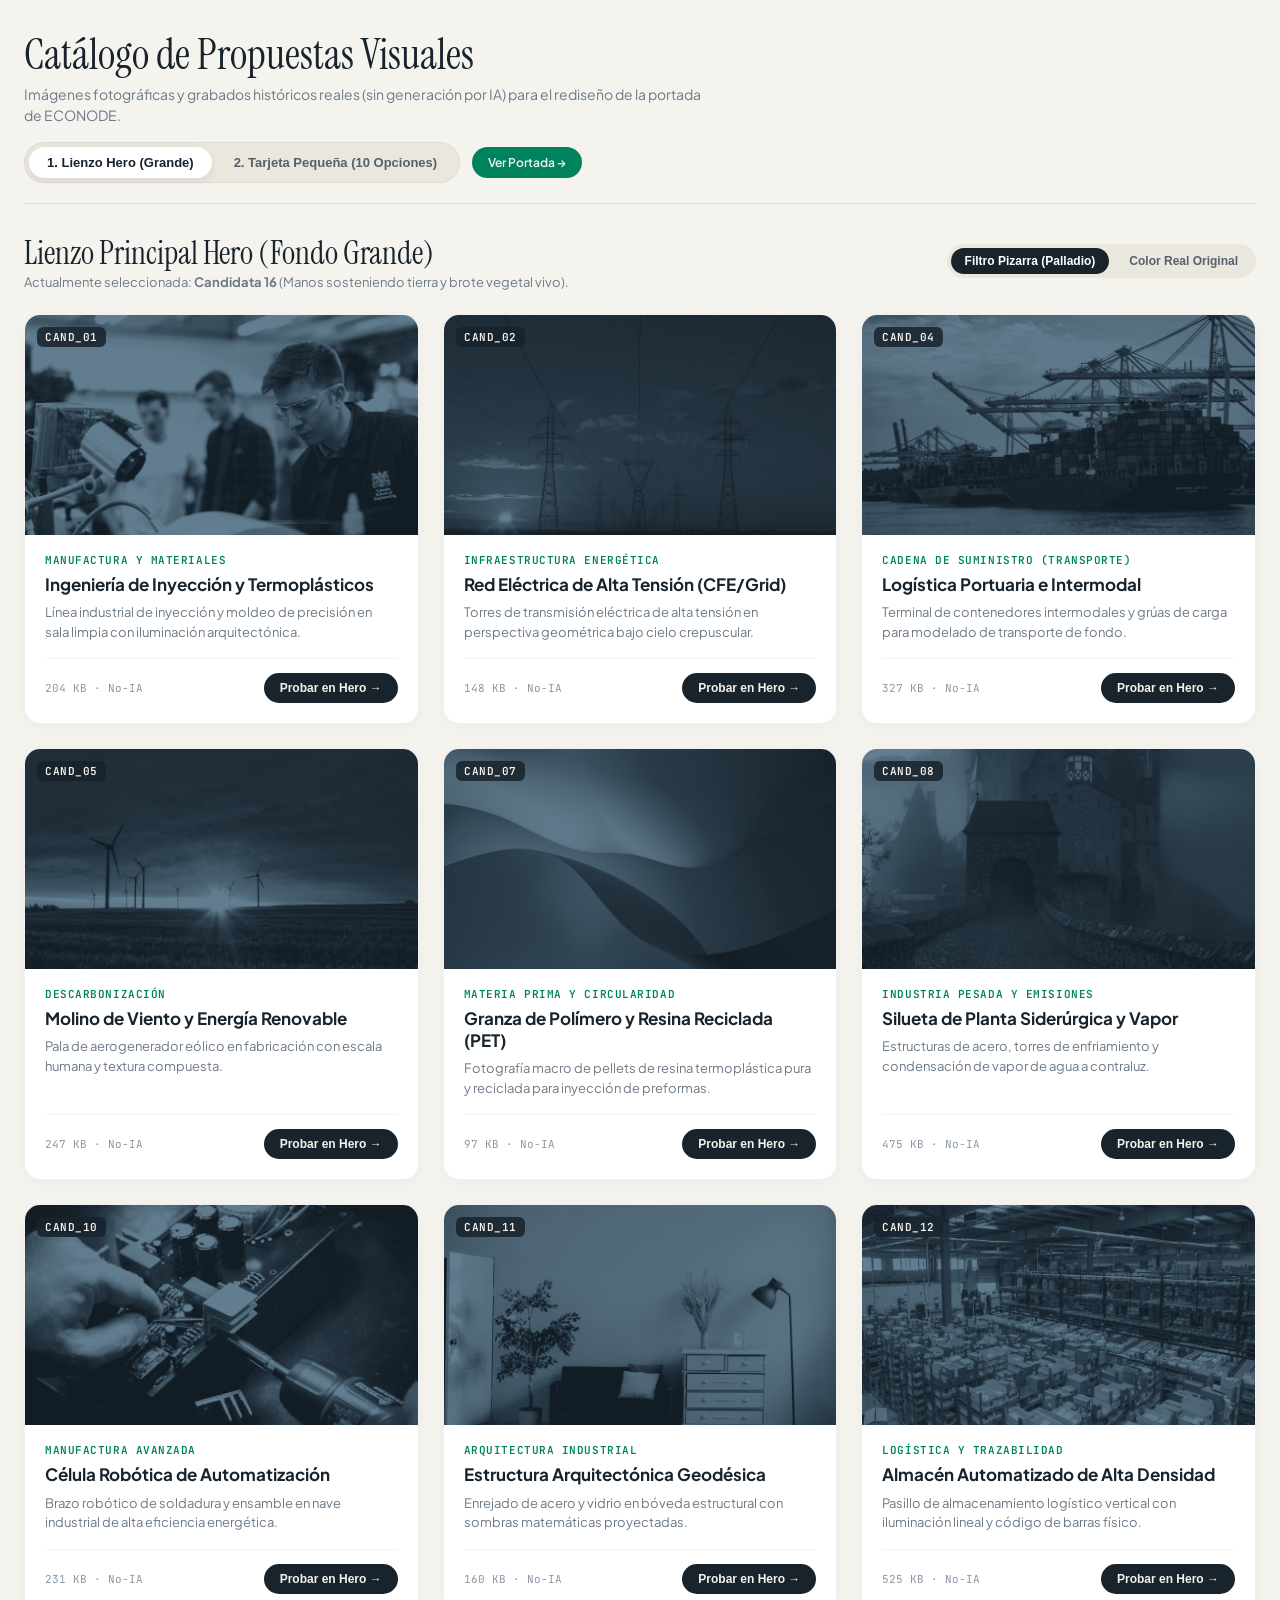
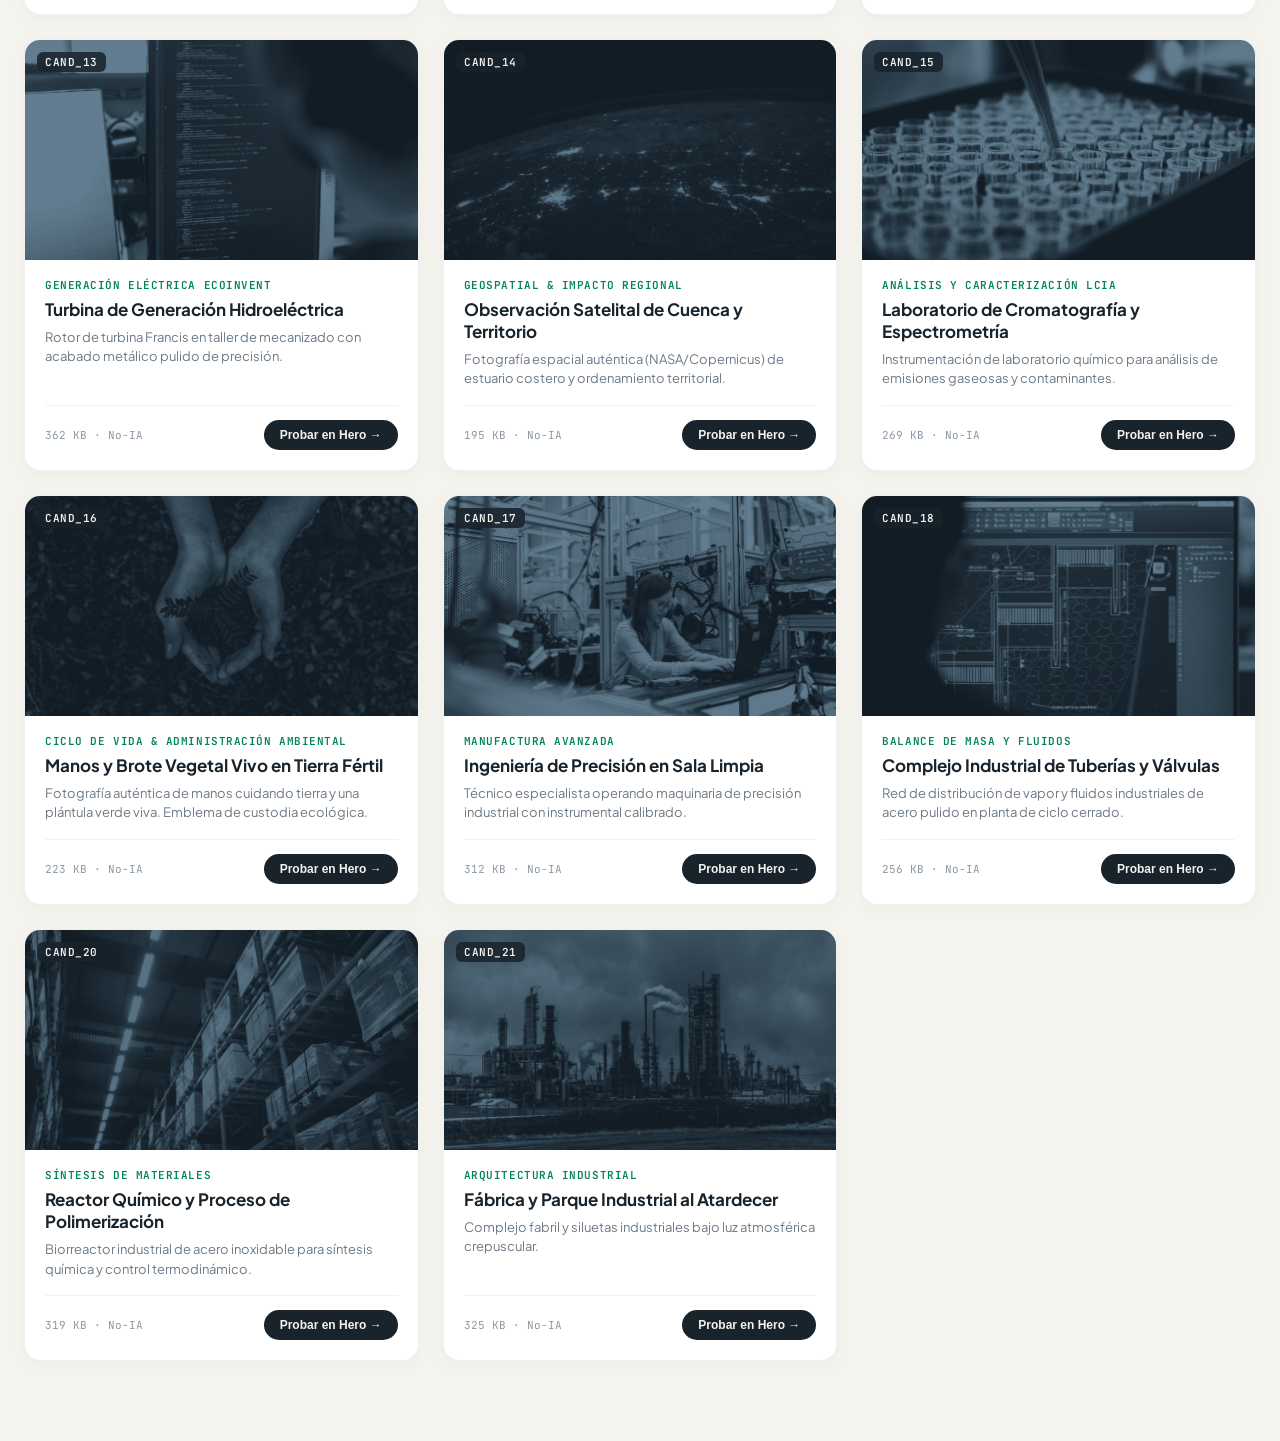
<file: public/galeria_imagenes.html>
<!DOCTYPE html>
<html lang="es">
<head>
  <meta charset="UTF-8">
  <meta name="viewport" content="width=device-width, initial-scale=1.0">
  <title>Cat&aacute;logo de Propuestas Visuales &mdash; ECONODE</title>
  <link rel="preconnect" href="https://fonts.googleapis.com">
  <link rel="preconnect" href="https://fonts.gstatic.com" crossorigin>
  <link href="https://fonts.googleapis.com/css2?family=Instrument+Serif:ital@0;1&family=JetBrains+Mono:wght@400;500;600;700&family=Plus+Jakarta+Sans:wght@400;500;600;700;800&display=swap" rel="stylesheet">
  <style>
    * { box-sizing: border-box; margin: 0; padding: 0; }
    body {
      background: #F4F3EE;
      color: #18232C;
      font-family: 'Plus Jakarta Sans', -apple-system, BlinkMacSystemFont, sans-serif;
      padding: 32px 24px 80px;
    }
    .gallery-container {
      max-width: 1360px;
      margin: 0 auto;
    }
    .gallery-header {
      margin-bottom: 28px;
      display: flex;
      justify-content: space-between;
      align-items: flex-end;
      border-bottom: 1px solid rgba(0, 0, 0, 0.08);
      padding-bottom: 20px;
      flex-wrap: wrap;
      gap: 16px;
    }
    .gallery-title {
      font-family: 'Instrument Serif', Georgia, serif;
      font-size: 42px;
      font-weight: 400;
      line-height: 1.1;
      margin-bottom: 6px;
      color: #18232C;
    }
    .gallery-subtitle {
      font-size: 14px;
      color: #6C7A87;
      max-width: 680px;
      line-height: 1.5;
    }
    .nav-tabs {
      display: flex;
      gap: 4px;
      background: #EAE8DE;
      padding: 4px;
      border-radius: 999px;
      border: 1px solid rgba(0,0,0,0.06);
    }
    .nav-tab-btn {
      padding: 8px 18px;
      border-radius: 999px;
      border: none;
      background: transparent;
      font-size: 13px;
      font-weight: 600;
      color: #55606B;
      cursor: pointer;
      transition: all 0.2s ease;
      text-decoration: none;
      display: inline-block;
    }
    .nav-tab-btn.active {
      background: #FFFFFF;
      color: #18232C;
      box-shadow: 0 2px 8px rgba(0,0,0,0.08);
    }
    .section-title-wrap {
      margin: 20px 0 24px 0;
      display: flex;
      justify-content: space-between;
      align-items: center;
      flex-wrap: wrap;
      gap: 12px;
    }
    .section-title {
      font-family: 'Instrument Serif', Georgia, serif;
      font-size: 32px;
      font-weight: 400;
      color: #18232C;
    }
    .section-desc {
      font-size: 13px;
      color: #6C7A87;
    }
    .filter-pills {
      display: flex;
      gap: 6px;
      background: #EAE8DE;
      padding: 4px;
      border-radius: 999px;
    }
    .filter-btn {
      padding: 6px 14px;
      border-radius: 999px;
      border: none;
      background: transparent;
      font-size: 12px;
      font-weight: 600;
      color: #55606B;
      cursor: pointer;
      transition: all 0.2s ease;
    }
    .filter-btn.active {
      background: #18232C;
      color: #FFFFFF;
    }
    .gallery-grid {
      display: grid;
      grid-template-columns: repeat(auto-fill, minmax(360px, 1fr));
      gap: 24px;
    }
    .candidate-card {
      background: #FFFFFF;
      border-radius: 16px;
      overflow: hidden;
      border: 1px solid rgba(0, 0, 0, 0.06);
      box-shadow: 0 4px 16px rgba(0, 0, 0, 0.03);
      display: flex;
      flex-direction: column;
      transition: transform 0.2s ease, box-shadow 0.2s ease;
    }
    .candidate-card:hover {
      transform: translateY(-2px);
      box-shadow: 0 8px 24px rgba(0, 0, 0, 0.07);
    }
    .candidate-thumb-wrap {
      position: relative;
      width: 100%;
      height: 220px;
      background: #E5E4DD;
      overflow: hidden;
    }
    .candidate-thumb {
      width: 100%;
      height: 100%;
      object-fit: cover;
      display: block;
      transition: transform 0.3s ease;
    }
    .candidate-card:hover .candidate-thumb {
      transform: scale(1.03);
    }
    .candidate-badge {
      position: absolute;
      top: 12px;
      left: 12px;
      background: rgba(24, 35, 44, 0.85);
      backdrop-filter: blur(8px);
      color: #F4F3EE;
      font-family: 'JetBrains Mono', monospace;
      font-size: 11px;
      font-weight: 600;
      padding: 3px 8px;
      border-radius: 6px;
      letter-spacing: 0.05em;
    }
    .candidate-badge-type {
      position: absolute;
      top: 12px;
      right: 12px;
      background: rgba(0, 131, 92, 0.9);
      backdrop-filter: blur(8px);
      color: #FFFFFF;
      font-size: 11px;
      font-weight: 700;
      padding: 3px 8px;
      border-radius: 6px;
      letter-spacing: 0.02em;
    }
    .candidate-body {
      padding: 18px 20px 20px;
      display: flex;
      flex-direction: column;
      flex: 1;
      justify-content: space-between;
    }
    .candidate-cat {
      font-family: 'JetBrains Mono', monospace;
      font-size: 11px;
      font-weight: 600;
      text-transform: uppercase;
      color: #00835C;
      margin-bottom: 6px;
      letter-spacing: 0.05em;
    }
    .candidate-name {
      font-size: 17px;
      font-weight: 700;
      color: #18232C;
      margin-bottom: 8px;
      line-height: 1.3;
    }
    .candidate-desc {
      font-size: 13px;
      color: #6C7A87;
      line-height: 1.5;
      margin-bottom: 16px;
    }
    .candidate-footer {
      display: flex;
      justify-content: space-between;
      align-items: center;
      border-top: 1px solid rgba(0, 0, 0, 0.05);
      padding-top: 14px;
    }
    .candidate-meta {
      font-family: 'JetBrains Mono', monospace;
      font-size: 11px;
      color: #8C98A4;
    }
    .btn-apply-hero, .btn-apply-thumb {
      padding: 8px 16px;
      background: #18232C;
      color: #F4F3EE;
      border: none;
      border-radius: 999px;
      font-size: 12px;
      font-weight: 600;
      cursor: pointer;
      transition: background 0.2s ease, transform 0.1s ease;
      display: inline-flex;
      align-items: center;
      gap: 6px;
      text-decoration: none;
    }
    .btn-apply-hero:hover, .btn-apply-thumb:hover {
      background: #00835C;
      transform: translateY(-1px);
    }
    .btn-apply-thumb {
      background: #2D3E4F;
    }
    .btn-apply-thumb:hover {
      background: #00835C;
    }
    .banner-applied {
      position: fixed;
      bottom: 24px;
      right: 24px;
      background: #18232C;
      color: #F4F3EE;
      padding: 14px 22px;
      border-radius: 12px;
      box-shadow: 0 10px 30px rgba(0, 0, 0, 0.25);
      font-size: 13px;
      font-weight: 600;
      display: none;
      z-index: 1000;
      border: 1px solid rgba(255, 255, 255, 0.1);
    }
    .banner-applied a {
      color: #55D6A9;
      text-decoration: underline;
      margin-left: 8px;
    }
  </style>
</head>
<body>
  <div class="gallery-container">
    <header class="gallery-header">
      <div>
        <h1 class="gallery-title">Cat&aacute;logo de Propuestas Visuales</h1>
        <p class="gallery-subtitle">Im&aacute;genes fotogr&aacute;ficas y grabados hist&oacute;ricos reales (sin generaci&oacute;n por IA) para el redise&ntilde;o de la portada de ECONODE.</p>
      </div>
      <div style="display: flex; gap: 12px; align-items: center; flex-wrap: wrap;">
        <div class="nav-tabs">
          <button class="nav-tab-btn active" id="tabHero" onclick="switchSection('hero')">1. Lienzo Hero (Grande)</button>
          <button class="nav-tab-btn" id="tabCase" onclick="switchSection('case')">2. Tarjeta Peque&ntilde;a (10 Opciones)</button>
        </div>
        <a href="/" class="btn-apply-hero" style="background:#00835C;">Ver Portada &rarr;</a>
      </div>
    </header>

    <!-- TAB 1: LIENZO HERO -->
    <div id="secHero">
      <div class="section-title-wrap">
        <div>
          <h2 class="section-title">Lienzo Principal Hero (Fondo Grande)</h2>
          <p class="section-desc">Actualmente seleccionada: <strong>Candidata 16</strong> (Manos sosteniendo tierra y brote vegetal vivo).</p>
        </div>
        <div class="filter-pills">
          <button class="filter-btn active" id="btnFilterSlate" onclick="setFilterMode('slate')">Filtro Pizarra (Palladio)</button>
          <button class="filter-btn" id="btnFilterReal" onclick="setFilterMode('real')">Color Real Original</button>
        </div>
      </div>
      <div class="gallery-grid" id="galleryGrid">
        <!-- Rendered via JS -->
      </div>
    </div>

    <!-- TAB 2: TARJETA CASO DE ESTUDIO -->
    <div id="secCaseStudy" style="display: none;">
      <div class="section-title-wrap">
        <div>
          <h2 class="section-title">Tarjeta Flotante de Caso de Estudio (Imagen Peque&ntilde;a)</h2>
          <p class="section-desc">10 propuestas en alta definici&oacute;n (640x400): 6 grabados y frescos cl&aacute;sicos de Palladio + 4 fotograf&iacute;as industriales de precisi&oacute;n.</p>
        </div>
      </div>
      <div class="gallery-grid" id="caseStudyGrid">
        <!-- Rendered via JS -->
      </div>
    </div>
  </div>

  <div class="banner-applied" id="toastBanner">
    Elemento actualizado. <a href="/">Ver resultado en la portada &rarr;</a>
  </div>

  <script>
    let currentTab = 'hero';
    let filterMode = 'slate';
    let candidatesData = [];
    let smallCardsData = [];

    async function init() {
      const [resCands, resSmall] = await Promise.all([
        fetch('images/candidates/manifest.json'),
        fetch('images/case_studies/manifest_small.json')
      ]);
      candidatesData = await resCands.json();
      smallCardsData = await resSmall.json();
      renderGrid();
      renderSmallCards();

      // Check URL hash
      if (window.location.hash === '#secCaseStudy' || window.location.hash === '#case') {
        switchSection('case');
      }
    }

    function switchSection(tab) {
      currentTab = tab;
      document.getElementById('secHero').style.display = tab === 'hero' ? 'block' : 'none';
      document.getElementById('secCaseStudy').style.display = tab === 'case' ? 'block' : 'none';
      document.getElementById('tabHero').classList.toggle('active', tab === 'hero');
      document.getElementById('tabCase').classList.toggle('active', tab === 'case');
      window.location.hash = tab === 'hero' ? '#hero' : '#case';
    }

    function setFilterMode(mode) {
      filterMode = mode;
      document.getElementById('btnFilterSlate').classList.toggle('active', mode === 'slate');
      document.getElementById('btnFilterReal').classList.toggle('active', mode === 'real');
      renderGrid();
    }

    function renderGrid() {
      const grid = document.getElementById('galleryGrid');
      grid.innerHTML = candidatesData.map(c => {
        const imgSrc = filterMode === 'slate' ? `images/candidates/${c.slate_filename}` : `images/candidates/${c.filename}`;
        return `
          <div class="candidate-card">
            <div class="candidate-thumb-wrap">
              <img src="${imgSrc}" class="candidate-thumb" alt="${c.title}" loading="lazy">
              <span class="candidate-badge">${c.id.toUpperCase()}</span>
            </div>
            <div class="candidate-body">
              <div>
                <div class="candidate-cat">${c.category}</div>
                <h3 class="candidate-name">${c.title}</h3>
                <p class="candidate-desc">${c.desc}</p>
              </div>
              <div class="candidate-footer">
                <span class="candidate-meta">${c.size_kb} KB &middot; No-IA</span>
                <button class="btn-apply-hero" onclick="applyToHero('${filterMode === 'slate' ? c.slate_filename : c.filename}', '${c.title}')">
                  Probar en Hero &rarr;
                </button>
              </div>
            </div>
          </div>
        `;
      }).join('');
    }

    function renderSmallCards() {
      const grid = document.getElementById('caseStudyGrid');
      grid.innerHTML = smallCardsData.map(s => {
        const imgSrc = `images/case_studies/thumbs/${s.file}`;
        return `
          <div class="candidate-card">
            <div class="candidate-thumb-wrap">
              <img src="${imgSrc}" class="candidate-thumb" alt="${s.title}" loading="lazy">
              <span class="candidate-badge">${s.id.toUpperCase()}</span>
              <span class="candidate-badge-type">${s.type}</span>
            </div>
            <div class="candidate-body">
              <div>
                <div class="candidate-cat">${s.category}</div>
                <h3 class="candidate-name">${s.title}</h3>
                <p class="candidate-desc">${s.desc}</p>
              </div>
              <div class="candidate-footer">
                <span class="candidate-meta">640x400 HD &middot; No-IA</span>
                <button class="btn-apply-thumb" onclick="applyToThumb('${s.file}', '${s.title}')">
                  Probar en Tarjeta &rarr;
                </button>
              </div>
            </div>
          </div>
        `;
      }).join('');
    }

    function applyToHero(relPath, title) {
      localStorage.setItem('econode_hero_bg', 'images/candidates/' + relPath);
      localStorage.setItem('econode_hero_title', title);
      showToast(`Fondo Hero "${title}" aplicado.`);
    }

    function applyToThumb(file, title) {
      localStorage.setItem('econode_case_thumb', 'images/case_studies/thumbs/' + file);
      showToast(`Imagen pequeña "${title}" aplicada a la tarjeta.`);
    }

    function showToast(msg) {
      const toast = document.getElementById('toastBanner');
      toast.innerHTML = `${msg} <a href="/" target="_blank">Abrir Portada &rarr;</a>`;
      toast.style.display = 'block';
      setTimeout(() => { toast.style.display = 'none'; }, 4500);
    }

    init();
  </script>
</body>
</html>
</file>
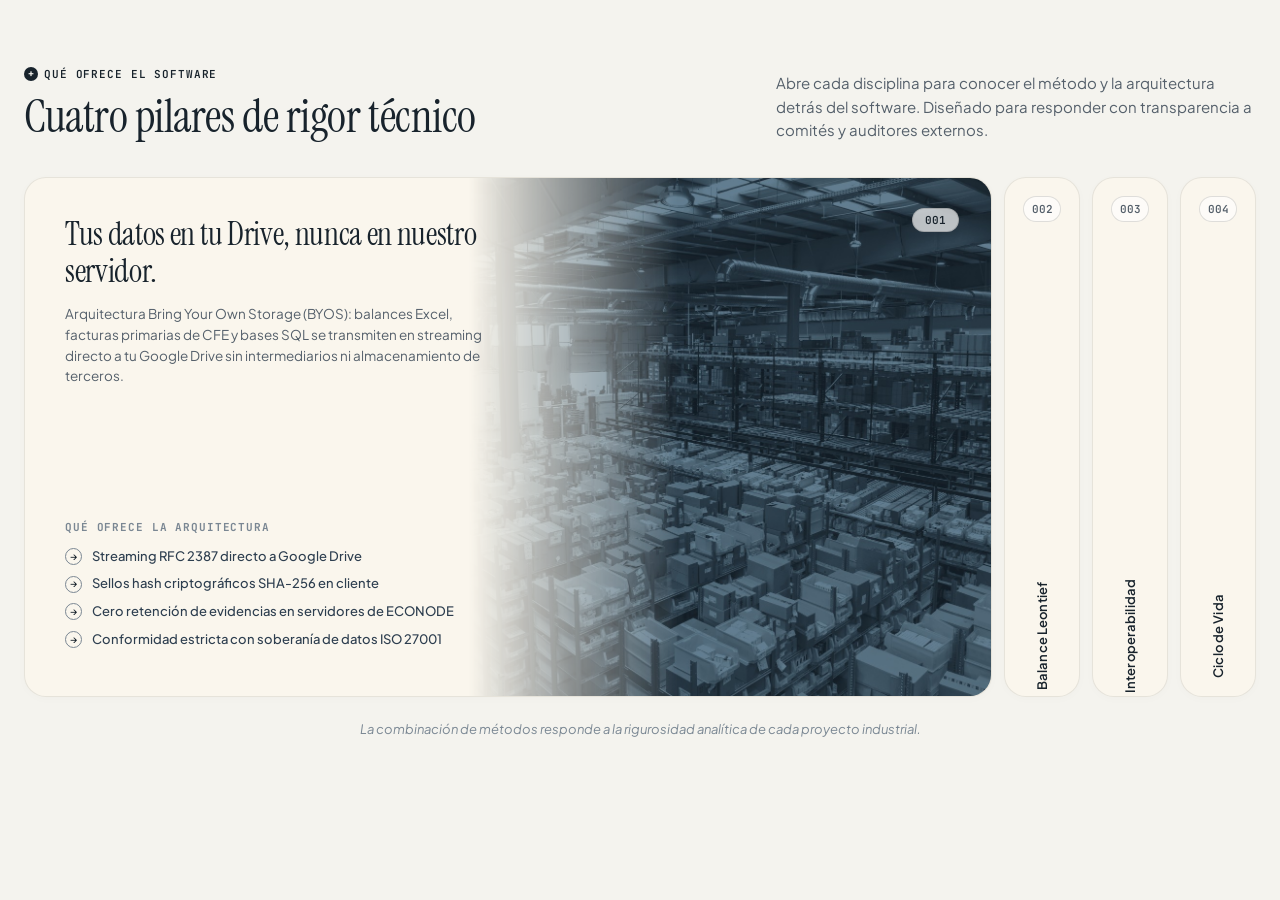
<file: public/preview_accordion.html>
<!DOCTYPE html>
<html lang="es">
<head>
  <meta charset="UTF-8">
  <meta name="viewport" content="width=device-width, initial-scale=1.0">
  <title>Preview Acorde?n Interactivo &mdash; ECONODE</title>
  <link rel="preconnect" href="https://fonts.googleapis.com">
  <link rel="preconnect" href="https://fonts.gstatic.com" crossorigin>
  <link href="https://fonts.googleapis.com/css2?family=Instrument+Serif:ital@0;1&family=JetBrains+Mono:wght@400;500;600;700&family=Plus+Jakarta+Sans:wght@400;500;600;700;800&display=swap" rel="stylesheet">
  <style>
    * { box-sizing: border-box; margin: 0; padding: 0; }
    body {
      background: #F4F3EE;
      color: #18232C;
      font-family: 'Plus Jakarta Sans', -apple-system, BlinkMacSystemFont, sans-serif;
      padding: 60px 24px 100px;
    }

    .accordion-section {
      max-width: 1360px;
      margin: 0 auto;
    }

    /* Header */
    .accordion-header {
      display: flex;
      justify-content: space-between;
      align-items: flex-end;
      margin-bottom: 36px;
      flex-wrap: wrap;
      gap: 24px;
    }

    .accordion-tag {
      display: inline-flex;
      align-items: center;
      gap: 6px;
      font-family: 'JetBrains Mono', monospace;
      font-size: 11px;
      font-weight: 600;
      letter-spacing: 0.08em;
      text-transform: uppercase;
      color: #18232C;
      margin-bottom: 10px;
    }

    .accordion-tag .tag-dot {
      width: 14px;
      height: 14px;
      border-radius: 50%;
      background: #18232C;
      color: #F4F3EE;
      display: inline-flex;
      align-items: center;
      justify-content: center;
      font-size: 10px;
      font-weight: 700;
    }

    .accordion-title {
      font-family: 'Instrument Serif', Georgia, serif;
      font-size: 46px;
      font-weight: 400;
      color: #18232C;
      line-height: 1.1;
      letter-spacing: -0.01em;
    }

    .accordion-lead {
      font-size: 15px;
      color: #55606B;
      max-width: 480px;
      line-height: 1.55;
    }

    /* Horizontal Accordion Deck */
    .accordion-deck {
      display: flex;
      gap: 12px;
      height: 520px;
      width: 100%;
      align-items: stretch;
    }

    .acc-card {
      background: #FAF6ED;
      border: 1px solid rgba(0, 0, 0, 0.08);
      border-radius: 22px;
      position: relative;
      overflow: hidden;
      display: flex;
      cursor: pointer;
      transition: flex 0.55s cubic-bezier(0.16, 1, 0.3, 1), background-color 0.25s ease, border-color 0.25s ease;
      box-shadow: 0 2px 10px rgba(0, 0, 0, 0.02);
    }

    /* COLLAPSED STATE */
    .acc-card:not(.active) {
      flex: 0 0 76px;
      width: 76px;
    }

    .acc-card:not(.active):hover {
      background: #F1ECE0;
      border-color: rgba(24, 35, 44, 0.2);
    }

    .acc-card:not(.active) .acc-open-content {
      display: none;
      opacity: 0;
      pointer-events: none;
    }

    .acc-rail {
      display: flex;
      flex-direction: column;
      justify-content: space-between;
      align-items: center;
      width: 100%;
      height: 100%;
      padding: 18px 0 32px 0;
      user-select: none;
    }

    .acc-rail-num {
      width: 38px;
      height: 26px;
      border-radius: 999px;
      border: 1px solid rgba(0, 0, 0, 0.12);
      background: rgba(255, 255, 255, 0.6);
      display: flex;
      align-items: center;
      justify-content: center;
      font-family: 'JetBrains Mono', monospace;
      font-size: 11px;
      font-weight: 600;
      color: #55606B;
    }

    .acc-rail-label-box {
      flex: 1;
      display: flex;
      align-items: flex-end;
      justify-content: center;
      padding-bottom: 20px;
    }

    .acc-rail-label {
      transform: rotate(-90deg);
      transform-origin: center center;
      white-space: nowrap;
      font-size: 13px;
      font-weight: 600;
      color: #18232C;
      letter-spacing: 0.01em;
    }

    /* EXPANDED (ACTIVE) STATE */
    .acc-card.active {
      flex: 1 1 0%;
      min-width: 0;
      cursor: default;
      background: #FAF6ED;
    }

    .acc-card.active .acc-rail {
      display: none;
    }

    .acc-open-content {
      display: flex;
      width: 100%;
      height: 100%;
      position: relative;
      animation: fadeInContent 0.4s ease forwards;
    }

    @keyframes fadeInContent {
      from { opacity: 0; transform: translateY(4px); }
      to { opacity: 1; transform: translateY(0); }
    }

    /* Left Text Column inside Open Card */
    .acc-text-col {
      width: 52%;
      height: 100%;
      padding: 38px 40px;
      display: flex;
      flex-direction: column;
      justify-content: space-between;
      position: relative;
      z-index: 3;
    }

    .acc-card-title {
      font-family: 'Instrument Serif', Georgia, serif;
      font-size: 32px;
      font-weight: 400;
      color: #18232C;
      line-height: 1.15;
      margin-bottom: 14px;
      letter-spacing: -0.01em;
    }

    .acc-card-desc {
      font-size: 13.5px;
      color: #55606B;
      line-height: 1.55;
      max-width: 440px;
    }

    .acc-offers-section {
      margin-top: 24px;
    }

    .acc-offers-label {
      font-family: 'JetBrains Mono', monospace;
      font-size: 11px;
      font-weight: 700;
      text-transform: uppercase;
      letter-spacing: 0.08em;
      color: #7A8793;
      margin-bottom: 14px;
    }

    .acc-offer-item {
      display: flex;
      align-items: center;
      gap: 10px;
      margin-bottom: 10px;
      font-size: 13px;
      color: #2D3E4F;
      font-weight: 500;
      line-height: 1.35;
    }

    .acc-offer-bullet {
      width: 17px;
      height: 17px;
      border-radius: 50%;
      border: 1px solid #7A8793;
      display: inline-flex;
      align-items: center;
      justify-content: center;
      font-size: 10px;
      color: #18232C;
      flex-shrink: 0;
    }

    /* Right Art Column with Linear Mask */
    .acc-art-col {
      position: absolute;
      right: 0;
      top: 0;
      bottom: 0;
      width: 54%;
      height: 100%;
      overflow: hidden;
      mask: linear-gradient(90deg, rgba(0,0,0,0) 0%, rgba(0,0,0,1) 40%);
      -webkit-mask: linear-gradient(90deg, rgba(0,0,0,0) 0%, rgba(0,0,0,1) 40%);
      pointer-events: none;
    }

    .acc-art-img {
      width: 100%;
      height: 100%;
      object-fit: cover;
      object-position: center center;
      display: block;
    }

    /* Top-Right Number Pill inside Open Card */
    .acc-open-num-pill {
      position: absolute;
      top: 30px;
      right: 32px;
      padding: 4px 12px;
      border-radius: 999px;
      border: 1px solid rgba(0, 0, 0, 0.15);
      background: rgba(255, 255, 255, 0.7);
      backdrop-filter: blur(8px);
      font-family: 'JetBrains Mono', monospace;
      font-size: 11px;
      font-weight: 600;
      color: #18232C;
      z-index: 4;
    }

    /* Bottom footnote bar */
    .acc-footnote {
      margin-top: 24px;
      text-align: center;
      font-size: 13px;
      color: #7A8793;
      font-style: italic;
    }

    /* Responsive */
    @media (max-width: 1024px) {
      .accordion-deck {
        flex-direction: column;
        height: auto;
      }
      .acc-card:not(.active) {
        flex: none;
        width: 100%;
        height: 56px;
      }
      .acc-rail {
        flex-direction: row;
        padding: 0 20px;
      }
      .acc-rail-label {
        transform: none;
      }
      .acc-rail-label-box {
        justify-content: flex-start;
        padding-bottom: 0;
        margin-left: 14px;
      }
      .acc-text-col {
        width: 100%;
      }
      .acc-art-col {
        display: none;
      }
    }
  </style>
</head>
<body>
  <section class="accordion-section" id="secInteractiveQA">
    <div class="accordion-header">
      <div>
        <div class="accordion-tag">
          <span class="tag-dot">+</span> QU&Eacute; OFRECE EL SOFTWARE
        </div>
        <h2 class="accordion-title">Cuatro pilares de rigor t&eacute;cnico</h2>
      </div>
      <div>
        <p class="accordion-lead">
          Abre cada disciplina para conocer el m&eacute;todo y la arquitectura detr&aacute;s del software. Dise&ntilde;ado para responder con transparencia a comit&eacute;s y auditores externos.
        </p>
      </div>
    </div>

    <!-- The 5 Horizontal Accordion Cards -->
    <div class="accordion-deck" id="accordionDeck">

      <!-- CARD 001: SOBERAN?A BYOS (Active by default) -->
      <div class="acc-card active" data-index="1" onclick="openCard(this)">
        <div class="acc-rail">
          <div class="acc-rail-num">001</div>
          <div class="acc-rail-label-box">
            <span class="acc-rail-label">Soberan&iacute;a BYOS</span>
          </div>
        </div>
        <div class="acc-open-content">
          <div class="acc-open-num-pill">001</div>
          <div class="acc-text-col">
            <div>
              <h3 class="acc-card-title">Tus datos en tu Drive, nunca en nuestro servidor.</h3>
              <p class="acc-card-desc">
                Arquitectura Bring Your Own Storage (BYOS): balances Excel, facturas primarias de CFE y bases SQL se transmiten en streaming directo a tu Google Drive sin intermediarios ni almacenamiento de terceros.
              </p>
            </div>
            <div class="acc-offers-section">
              <div class="acc-offers-label">QU&Eacute; OFRECE LA ARQUITECTURA</div>
              <div class="acc-offer-item">
                <span class="acc-offer-bullet">&rarr;</span>
                <span>Streaming RFC 2387 directo a Google Drive</span>
              </div>
              <div class="acc-offer-item">
                <span class="acc-offer-bullet">&rarr;</span>
                <span>Sellos hash criptogr&aacute;ficos SHA-256 en cliente</span>
              </div>
              <div class="acc-offer-item">
                <span class="acc-offer-bullet">&rarr;</span>
                <span>Cero retenci&oacute;n de evidencias en servidores de ECONODE</span>
              </div>
              <div class="acc-offer-item">
                <span class="acc-offer-bullet">&rarr;</span>
                <span>Conformidad estricta con soberan&iacute;a de datos ISO 27001</span>
              </div>
            </div>
          </div>
          <div class="acc-art-col">
            <img src="images/candidates/slate/cand_12_slate.jpg" alt="Custodia Soberana" class="acc-art-img">
          </div>
        </div>
      </div>

      <!-- CARD 002: BALANCE MATRICIAL LEONTIEF -->
      <div class="acc-card" data-index="2" onclick="openCard(this)">
        <div class="acc-rail">
          <div class="acc-rail-num">002</div>
          <div class="acc-rail-label-box">
            <span class="acc-rail-label">Balance Leontief</span>
          </div>
        </div>
        <div class="acc-open-content">
          <div class="acc-open-num-pill">002</div>
          <div class="acc-text-col">
            <div>
              <h3 class="acc-card-title">C&aacute;lculo matricial exacto con balance de masa &lt; 0.01%.</h3>
              <p class="acc-card-desc">
                Resoluci&oacute;n del sistema tecnol&oacute;gico A e intervenciones de biosfera B en milisegundos directamente en la nube. Trazabilidad completa de flujos elementales sin aproximaciones heur&iacute;sticas.
              </p>
            </div>
            <div class="acc-offers-section">
              <div class="acc-offers-label">CAPACIDADES DE C&Aacute;LCULO</div>
              <div class="acc-offer-item">
                <span class="acc-offer-bullet">&rarr;</span>
                <span>Inversi&oacute;n matricial tecnol&oacute;gica s = A&#8315;&sup1; &middot; f</span>
              </div>
              <div class="acc-offer-item">
                <span class="acc-offer-bullet">&rarr;</span>
                <span>C&aacute;lculo de inventario de ciclo de vida g = B &middot; s</span>
              </div>
              <div class="acc-offer-item">
                <span class="acc-offer-bullet">&rarr;</span>
                <span>Caracterizaci&oacute;n de impacto CML, ReCiPe e IPCC</span>
              </div>
              <div class="acc-offer-item">
                <span class="acc-offer-bullet">&rarr;</span>
                <span>Tiempo de respuesta de c&oacute;mputo inferior a 50 ms</span>
              </div>
            </div>
          </div>
          <div class="acc-art-col">
            <img src="images/candidates/slate/cand_18_slate.jpg" alt="Balance Matricial" class="acc-art-img">
          </div>
        </div>
      </div>

      <!-- CARD 003: INTEROPERABILIDAD UNIVERSAL -->
      <div class="acc-card" data-index="3" onclick="openCard(this)">
        <div class="acc-rail">
          <div class="acc-rail-num">003</div>
          <div class="acc-rail-label-box">
            <span class="acc-rail-label">Interoperabilidad</span>
          </div>
        </div>
        <div class="acc-open-content">
          <div class="acc-open-num-pill">003</div>
          <div class="acc-text-col">
            <div>
              <h3 class="acc-card-title">Compatible con openLCA, Brightway y ecoinvent 3.12.</h3>
              <p class="acc-card-desc">
                Exportaci&oacute;n e importaci&oacute;n en esquemas abiertos sin ataduras propietarias. Generaci&oacute;n de paquetes JSON-LD v2 deterministas, matrices NumPy y expedientes ILCD XML auditables.
              </p>
            </div>
            <div class="acc-offers-section">
              <div class="acc-offers-label">EST&Aacute;NDARES SOPORTADOS</div>
              <div class="acc-offer-item">
                <span class="acc-offer-bullet">&rarr;</span>
                <span>Esquema nativo openLCA JSON-LD v2 (olca-schema)</span>
              </div>
              <div class="acc-offer-item">
                <span class="acc-offer-bullet">&rarr;</span>
                <span>Cat&aacute;logo oficial de 26,533 procesos ecoinvent 3.12</span>
              </div>
              <div class="acc-offer-item">
                <span class="acc-offer-bullet">&rarr;</span>
                <span>Integraci&oacute;n matricial con Brightway 2.5</span>
              </div>
              <div class="acc-offer-item">
                <span class="acc-offer-bullet">&rarr;</span>
                <span>Exportaci&oacute;n certificable ILCD XML y SimaPro CSV</span>
              </div>
            </div>
          </div>
          <div class="acc-art-col">
            <img src="images/candidates/slate/cand_02_slate.jpg" alt="Interoperabilidad Universal" class="acc-art-img">
          </div>
        </div>
      </div>

      <!-- CARD 004: CICLO DE VIDA INDUSTRIAL -->
      <div class="acc-card" data-index="4" onclick="openCard(this)">
        <div class="acc-rail">
          <div class="acc-rail-num">004</div>
          <div class="acc-rail-label-box">
            <span class="acc-rail-label">Ciclo de Vida</span>
          </div>
        </div>
        <div class="acc-open-content">
          <div class="acc-open-num-pill">004</div>
          <div class="acc-text-col">
            <div>
              <h3 class="acc-card-title">Modelado nodal para manufactura y energ&iacute;a.</h3>
              <p class="acc-card-desc">
                Dise&ntilde;ado para procesos industriales complejos: inyecci&oacute;n de termopl&aacute;sticos, redes el&eacute;ctricas de alta tensi&oacute;n, generaci&oacute;n t&eacute;rmica y e&oacute;lica y cadenas de suministro intermodal.
              </p>
            </div>
            <div class="acc-offers-section">
              <div class="acc-offers-label">M&Oacute;DULOS DE PROCESO</div>
              <div class="acc-offer-item">
                <span class="acc-offer-bullet">&rarr;</span>
                <span>Topolog&iacute;a nodal y &aacute;rbol de procesos en blanco</span>
              </div>
              <div class="acc-offer-item">
                <span class="acc-offer-bullet">&rarr;</span>
                <span>Asistente sem&aacute;ntico de flujos elementales</span>
              </div>
              <div class="acc-offer-item">
                <span class="acc-offer-bullet">&rarr;</span>
                <span>Modelado &lsquo;cradle-to-gate&rsquo; y &lsquo;cradle-to-grave&rsquo;</span>
              </div>
              <div class="acc-offer-item">
                <span class="acc-offer-bullet">&rarr;</span>
                <span>Balances de masa estequiom&eacute;tricos multi-escala</span>
              </div>
            </div>
          </div>
          <div class="acc-art-col">
            <img src="images/candidates/slate/cand_01_slate.jpg" alt="Ciclo de Vida Industrial" class="acc-art-img">
          </div>
        </div>
      </div>

          </div>

    <div class="acc-footnote">
      La combinaci&oacute;n de m&eacute;todos responde a la rigurosidad anal&iacute;tica de cada proyecto industrial.
    </div>
  </section>

  <script>
    function openCard(el) {
      if (el.classList.contains('active')) return;
      document.querySelectorAll('.acc-card').forEach(c => c.classList.remove('active'));
      el.classList.add('active');
    }
  </script>
</body>
</html>
</file>
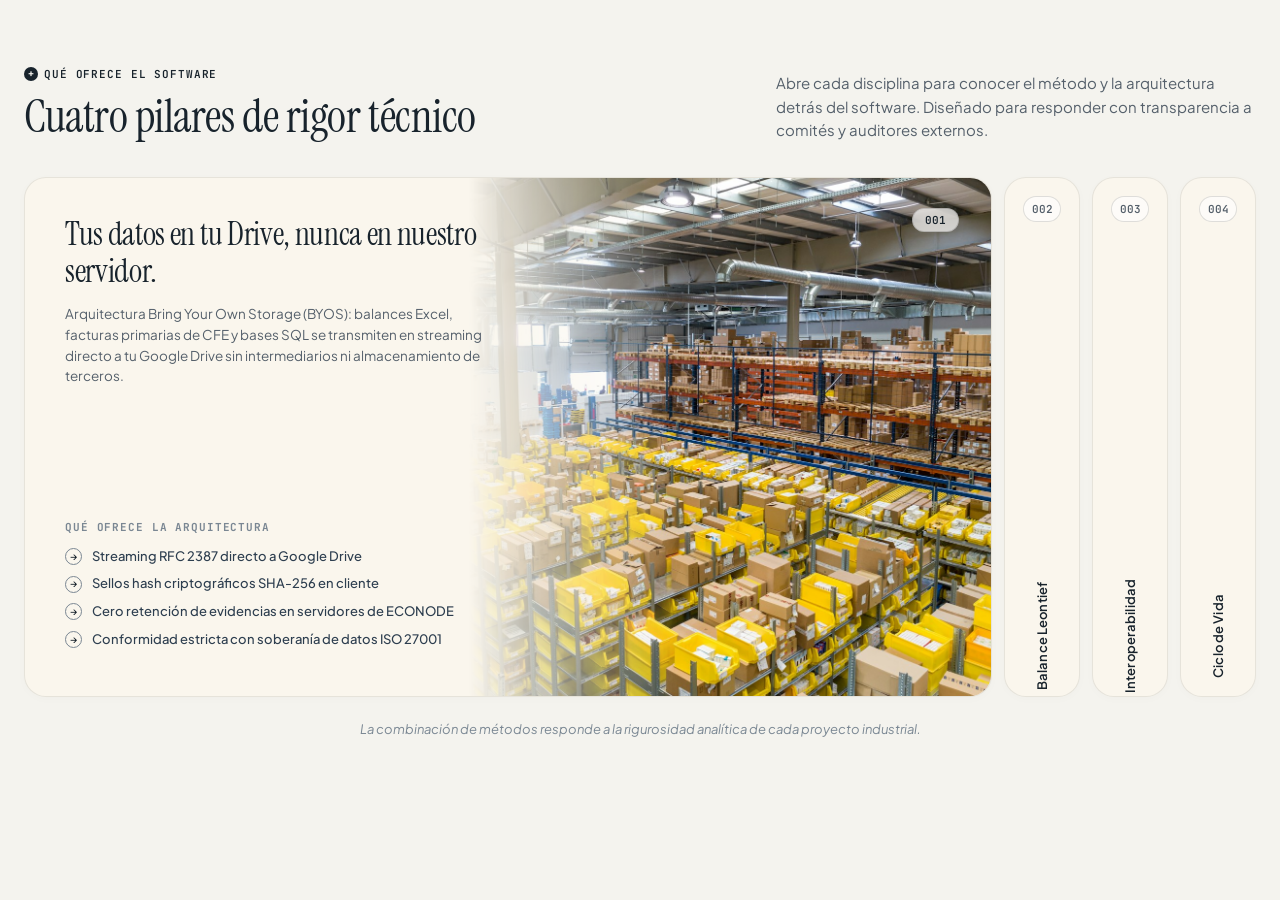
<file: public/preview_accordion_industrial.html>
<!DOCTYPE html>
<html lang="es">
<head>
  <meta charset="UTF-8">
  <meta name="viewport" content="width=device-width, initial-scale=1.0">
  <title>Preview Acorde?n Interactivo &mdash; ECONODE</title>
  <link rel="preconnect" href="https://fonts.googleapis.com">
  <link rel="preconnect" href="https://fonts.gstatic.com" crossorigin>
  <link href="https://fonts.googleapis.com/css2?family=Instrument+Serif:ital@0;1&family=JetBrains+Mono:wght@400;500;600;700&family=Plus+Jakarta+Sans:wght@400;500;600;700;800&display=swap" rel="stylesheet">
  <style>
    * { box-sizing: border-box; margin: 0; padding: 0; }
    body {
      background: #F4F3EE;
      color: #18232C;
      font-family: 'Plus Jakarta Sans', -apple-system, BlinkMacSystemFont, sans-serif;
      padding: 60px 24px 100px;
    }

    .accordion-section {
      max-width: 1360px;
      margin: 0 auto;
    }

    /* Header */
    .accordion-header {
      display: flex;
      justify-content: space-between;
      align-items: flex-end;
      margin-bottom: 36px;
      flex-wrap: wrap;
      gap: 24px;
    }

    .accordion-tag {
      display: inline-flex;
      align-items: center;
      gap: 6px;
      font-family: 'JetBrains Mono', monospace;
      font-size: 11px;
      font-weight: 600;
      letter-spacing: 0.08em;
      text-transform: uppercase;
      color: #18232C;
      margin-bottom: 10px;
    }

    .accordion-tag .tag-dot {
      width: 14px;
      height: 14px;
      border-radius: 50%;
      background: #18232C;
      color: #F4F3EE;
      display: inline-flex;
      align-items: center;
      justify-content: center;
      font-size: 10px;
      font-weight: 700;
    }

    .accordion-title {
      font-family: 'Instrument Serif', Georgia, serif;
      font-size: 46px;
      font-weight: 400;
      color: #18232C;
      line-height: 1.1;
      letter-spacing: -0.01em;
    }

    .accordion-lead {
      font-size: 15px;
      color: #55606B;
      max-width: 480px;
      line-height: 1.55;
    }

    /* Horizontal Accordion Deck */
    .accordion-deck {
      display: flex;
      gap: 12px;
      height: 520px;
      width: 100%;
      align-items: stretch;
    }

    .acc-card {
      background: #FAF6ED;
      border: 1px solid rgba(0, 0, 0, 0.08);
      border-radius: 22px;
      position: relative;
      overflow: hidden;
      display: flex;
      cursor: pointer;
      transition: flex 0.55s cubic-bezier(0.16, 1, 0.3, 1), background-color 0.25s ease, border-color 0.25s ease;
      box-shadow: 0 2px 10px rgba(0, 0, 0, 0.02);
    }

    /* COLLAPSED STATE */
    .acc-card:not(.active) {
      flex: 0 0 76px;
      width: 76px;
    }

    .acc-card:not(.active):hover {
      background: #F1ECE0;
      border-color: rgba(24, 35, 44, 0.2);
    }

    .acc-card:not(.active) .acc-open-content {
      display: none;
      opacity: 0;
      pointer-events: none;
    }

    .acc-rail {
      display: flex;
      flex-direction: column;
      justify-content: space-between;
      align-items: center;
      width: 100%;
      height: 100%;
      padding: 18px 0 32px 0;
      user-select: none;
    }

    .acc-rail-num {
      width: 38px;
      height: 26px;
      border-radius: 999px;
      border: 1px solid rgba(0, 0, 0, 0.12);
      background: rgba(255, 255, 255, 0.6);
      display: flex;
      align-items: center;
      justify-content: center;
      font-family: 'JetBrains Mono', monospace;
      font-size: 11px;
      font-weight: 600;
      color: #55606B;
    }

    .acc-rail-label-box {
      flex: 1;
      display: flex;
      align-items: flex-end;
      justify-content: center;
      padding-bottom: 20px;
    }

    .acc-rail-label {
      transform: rotate(-90deg);
      transform-origin: center center;
      white-space: nowrap;
      font-size: 13px;
      font-weight: 600;
      color: #18232C;
      letter-spacing: 0.01em;
    }

    /* EXPANDED (ACTIVE) STATE */
    .acc-card.active {
      flex: 1 1 0%;
      min-width: 0;
      cursor: default;
      background: #FAF6ED;
    }

    .acc-card.active .acc-rail {
      display: none;
    }

    .acc-open-content {
      display: flex;
      width: 100%;
      height: 100%;
      position: relative;
      animation: fadeInContent 0.4s ease forwards;
    }

    @keyframes fadeInContent {
      from { opacity: 0; transform: translateY(4px); }
      to { opacity: 1; transform: translateY(0); }
    }

    /* Left Text Column inside Open Card */
    .acc-text-col {
      width: 52%;
      height: 100%;
      padding: 38px 40px;
      display: flex;
      flex-direction: column;
      justify-content: space-between;
      position: relative;
      z-index: 3;
    }

    .acc-card-title {
      font-family: 'Instrument Serif', Georgia, serif;
      font-size: 32px;
      font-weight: 400;
      color: #18232C;
      line-height: 1.15;
      margin-bottom: 14px;
      letter-spacing: -0.01em;
    }

    .acc-card-desc {
      font-size: 13.5px;
      color: #55606B;
      line-height: 1.55;
      max-width: 440px;
    }

    .acc-offers-section {
      margin-top: 24px;
    }

    .acc-offers-label {
      font-family: 'JetBrains Mono', monospace;
      font-size: 11px;
      font-weight: 700;
      text-transform: uppercase;
      letter-spacing: 0.08em;
      color: #7A8793;
      margin-bottom: 14px;
    }

    .acc-offer-item {
      display: flex;
      align-items: center;
      gap: 10px;
      margin-bottom: 10px;
      font-size: 13px;
      color: #2D3E4F;
      font-weight: 500;
      line-height: 1.35;
    }

    .acc-offer-bullet {
      width: 17px;
      height: 17px;
      border-radius: 50%;
      border: 1px solid #7A8793;
      display: inline-flex;
      align-items: center;
      justify-content: center;
      font-size: 10px;
      color: #18232C;
      flex-shrink: 0;
    }

    /* Right Art Column with Linear Mask */
    .acc-art-col {
      position: absolute;
      right: 0;
      top: 0;
      bottom: 0;
      width: 54%;
      height: 100%;
      overflow: hidden;
      mask: linear-gradient(90deg, rgba(0,0,0,0) 0%, rgba(0,0,0,1) 40%);
      -webkit-mask: linear-gradient(90deg, rgba(0,0,0,0) 0%, rgba(0,0,0,1) 40%);
      pointer-events: none;
    }

    .acc-art-img {
      width: 100%;
      height: 100%;
      object-fit: cover;
      object-position: center center;
      display: block;
    }

    /* Top-Right Number Pill inside Open Card */
    .acc-open-num-pill {
      position: absolute;
      top: 30px;
      right: 32px;
      padding: 4px 12px;
      border-radius: 999px;
      border: 1px solid rgba(0, 0, 0, 0.15);
      background: rgba(255, 255, 255, 0.7);
      backdrop-filter: blur(8px);
      font-family: 'JetBrains Mono', monospace;
      font-size: 11px;
      font-weight: 600;
      color: #18232C;
      z-index: 4;
    }

    /* Bottom footnote bar */
    .acc-footnote {
      margin-top: 24px;
      text-align: center;
      font-size: 13px;
      color: #7A8793;
      font-style: italic;
    }

    /* Responsive */
    @media (max-width: 1024px) {
      .accordion-deck {
        flex-direction: column;
        height: auto;
      }
      .acc-card:not(.active) {
        flex: none;
        width: 100%;
        height: 56px;
      }
      .acc-rail {
        flex-direction: row;
        padding: 0 20px;
      }
      .acc-rail-label {
        transform: none;
      }
      .acc-rail-label-box {
        justify-content: flex-start;
        padding-bottom: 0;
        margin-left: 14px;
      }
      .acc-text-col {
        width: 100%;
      }
      .acc-art-col {
        display: none;
      }
    }
  </style>
</head>
<body>
  <section class="accordion-section" id="secInteractiveQA">
    <div class="accordion-header">
      <div>
        <div class="accordion-tag">
          <span class="tag-dot">+</span> QU&Eacute; OFRECE EL SOFTWARE
        </div>
        <h2 class="accordion-title">Cuatro pilares de rigor t&eacute;cnico</h2>
      </div>
      <div>
        <p class="accordion-lead">
          Abre cada disciplina para conocer el m&eacute;todo y la arquitectura detr&aacute;s del software. Dise&ntilde;ado para responder con transparencia a comit&eacute;s y auditores externos.
        </p>
      </div>
    </div>

    <!-- The 5 Horizontal Accordion Cards -->
    <div class="accordion-deck" id="accordionDeck">

      <!-- CARD 001: SOBERAN?A BYOS (Active by default) -->
      <div class="acc-card active" data-index="1" onclick="openCard(this)">
        <div class="acc-rail">
          <div class="acc-rail-num">001</div>
          <div class="acc-rail-label-box">
            <span class="acc-rail-label">Soberan&iacute;a BYOS</span>
          </div>
        </div>
        <div class="acc-open-content">
          <div class="acc-open-num-pill">001</div>
          <div class="acc-text-col">
            <div>
              <h3 class="acc-card-title">Tus datos en tu Drive, nunca en nuestro servidor.</h3>
              <p class="acc-card-desc">
                Arquitectura Bring Your Own Storage (BYOS): balances Excel, facturas primarias de CFE y bases SQL se transmiten en streaming directo a tu Google Drive sin intermediarios ni almacenamiento de terceros.
              </p>
            </div>
            <div class="acc-offers-section">
              <div class="acc-offers-label">QU&Eacute; OFRECE LA ARQUITECTURA</div>
              <div class="acc-offer-item">
                <span class="acc-offer-bullet">&rarr;</span>
                <span>Streaming RFC 2387 directo a Google Drive</span>
              </div>
              <div class="acc-offer-item">
                <span class="acc-offer-bullet">&rarr;</span>
                <span>Sellos hash criptogr&aacute;ficos SHA-256 en cliente</span>
              </div>
              <div class="acc-offer-item">
                <span class="acc-offer-bullet">&rarr;</span>
                <span>Cero retenci&oacute;n de evidencias en servidores de ECONODE</span>
              </div>
              <div class="acc-offer-item">
                <span class="acc-offer-bullet">&rarr;</span>
                <span>Conformidad estricta con soberan&iacute;a de datos ISO 27001</span>
              </div>
            </div>
          </div>
          <div class="acc-art-col">
            <img src="images/candidates/cand_12.jpg" alt="Custodia Soberana" class="acc-art-img">
          </div>
        </div>
      </div>

      <!-- CARD 002: BALANCE MATRICIAL LEONTIEF -->
      <div class="acc-card" data-index="2" onclick="openCard(this)">
        <div class="acc-rail">
          <div class="acc-rail-num">002</div>
          <div class="acc-rail-label-box">
            <span class="acc-rail-label">Balance Leontief</span>
          </div>
        </div>
        <div class="acc-open-content">
          <div class="acc-open-num-pill">002</div>
          <div class="acc-text-col">
            <div>
              <h3 class="acc-card-title">C&aacute;lculo matricial exacto con balance de masa &lt; 0.01%.</h3>
              <p class="acc-card-desc">
                Resoluci&oacute;n del sistema tecnol&oacute;gico A e intervenciones de biosfera B en milisegundos directamente en la nube. Trazabilidad completa de flujos elementales sin aproximaciones heur&iacute;sticas.
              </p>
            </div>
            <div class="acc-offers-section">
              <div class="acc-offers-label">CAPACIDADES DE C&Aacute;LCULO</div>
              <div class="acc-offer-item">
                <span class="acc-offer-bullet">&rarr;</span>
                <span>Inversi&oacute;n matricial tecnol&oacute;gica s = A&#8315;&sup1; &middot; f</span>
              </div>
              <div class="acc-offer-item">
                <span class="acc-offer-bullet">&rarr;</span>
                <span>C&aacute;lculo de inventario de ciclo de vida g = B &middot; s</span>
              </div>
              <div class="acc-offer-item">
                <span class="acc-offer-bullet">&rarr;</span>
                <span>Caracterizaci&oacute;n de impacto CML, ReCiPe e IPCC</span>
              </div>
              <div class="acc-offer-item">
                <span class="acc-offer-bullet">&rarr;</span>
                <span>Tiempo de respuesta de c&oacute;mputo inferior a 50 ms</span>
              </div>
            </div>
          </div>
          <div class="acc-art-col">
            <img src="images/candidates/cand_18.jpg" alt="Balance Matricial" class="acc-art-img">
          </div>
        </div>
      </div>

      <!-- CARD 003: INTEROPERABILIDAD UNIVERSAL -->
      <div class="acc-card" data-index="3" onclick="openCard(this)">
        <div class="acc-rail">
          <div class="acc-rail-num">003</div>
          <div class="acc-rail-label-box">
            <span class="acc-rail-label">Interoperabilidad</span>
          </div>
        </div>
        <div class="acc-open-content">
          <div class="acc-open-num-pill">003</div>
          <div class="acc-text-col">
            <div>
              <h3 class="acc-card-title">Compatible con openLCA, Brightway y ecoinvent 3.12.</h3>
              <p class="acc-card-desc">
                Exportaci&oacute;n e importaci&oacute;n en esquemas abiertos sin ataduras propietarias. Generaci&oacute;n de paquetes JSON-LD v2 deterministas, matrices NumPy y expedientes ILCD XML auditables.
              </p>
            </div>
            <div class="acc-offers-section">
              <div class="acc-offers-label">EST&Aacute;NDARES SOPORTADOS</div>
              <div class="acc-offer-item">
                <span class="acc-offer-bullet">&rarr;</span>
                <span>Esquema nativo openLCA JSON-LD v2 (olca-schema)</span>
              </div>
              <div class="acc-offer-item">
                <span class="acc-offer-bullet">&rarr;</span>
                <span>Cat&aacute;logo oficial de 26,533 procesos ecoinvent 3.12</span>
              </div>
              <div class="acc-offer-item">
                <span class="acc-offer-bullet">&rarr;</span>
                <span>Integraci&oacute;n matricial con Brightway 2.5</span>
              </div>
              <div class="acc-offer-item">
                <span class="acc-offer-bullet">&rarr;</span>
                <span>Exportaci&oacute;n certificable ILCD XML y SimaPro CSV</span>
              </div>
            </div>
          </div>
          <div class="acc-art-col">
            <img src="images/candidates/cand_02.jpg" alt="Interoperabilidad Universal" class="acc-art-img">
          </div>
        </div>
      </div>

      <!-- CARD 004: CICLO DE VIDA INDUSTRIAL -->
      <div class="acc-card" data-index="4" onclick="openCard(this)">
        <div class="acc-rail">
          <div class="acc-rail-num">004</div>
          <div class="acc-rail-label-box">
            <span class="acc-rail-label">Ciclo de Vida</span>
          </div>
        </div>
        <div class="acc-open-content">
          <div class="acc-open-num-pill">004</div>
          <div class="acc-text-col">
            <div>
              <h3 class="acc-card-title">Modelado nodal para manufactura y energ&iacute;a.</h3>
              <p class="acc-card-desc">
                Dise&ntilde;ado para procesos industriales complejos: inyecci&oacute;n de termopl&aacute;sticos, redes el&eacute;ctricas de alta tensi&oacute;n, generaci&oacute;n t&eacute;rmica y e&oacute;lica y cadenas de suministro intermodal.
              </p>
            </div>
            <div class="acc-offers-section">
              <div class="acc-offers-label">M&Oacute;DULOS DE PROCESO</div>
              <div class="acc-offer-item">
                <span class="acc-offer-bullet">&rarr;</span>
                <span>Topolog&iacute;a nodal y &aacute;rbol de procesos en blanco</span>
              </div>
              <div class="acc-offer-item">
                <span class="acc-offer-bullet">&rarr;</span>
                <span>Asistente sem&aacute;ntico de flujos elementales</span>
              </div>
              <div class="acc-offer-item">
                <span class="acc-offer-bullet">&rarr;</span>
                <span>Modelado &lsquo;cradle-to-gate&rsquo; y &lsquo;cradle-to-grave&rsquo;</span>
              </div>
              <div class="acc-offer-item">
                <span class="acc-offer-bullet">&rarr;</span>
                <span>Balances de masa estequiom&eacute;tricos multi-escala</span>
              </div>
            </div>
          </div>
          <div class="acc-art-col">
            <img src="images/candidates/cand_01.jpg" alt="Ciclo de Vida Industrial" class="acc-art-img">
          </div>
        </div>
      </div>

          </div>

    <div class="acc-footnote">
      La combinaci&oacute;n de m&eacute;todos responde a la rigurosidad anal&iacute;tica de cada proyecto industrial.
    </div>
  </section>

  <script>
    function openCard(el) {
      if (el.classList.contains('active')) return;
      document.querySelectorAll('.acc-card').forEach(c => c.classList.remove('active'));
      el.classList.add('active');
    }
  </script>
</body>
</html>
</file>
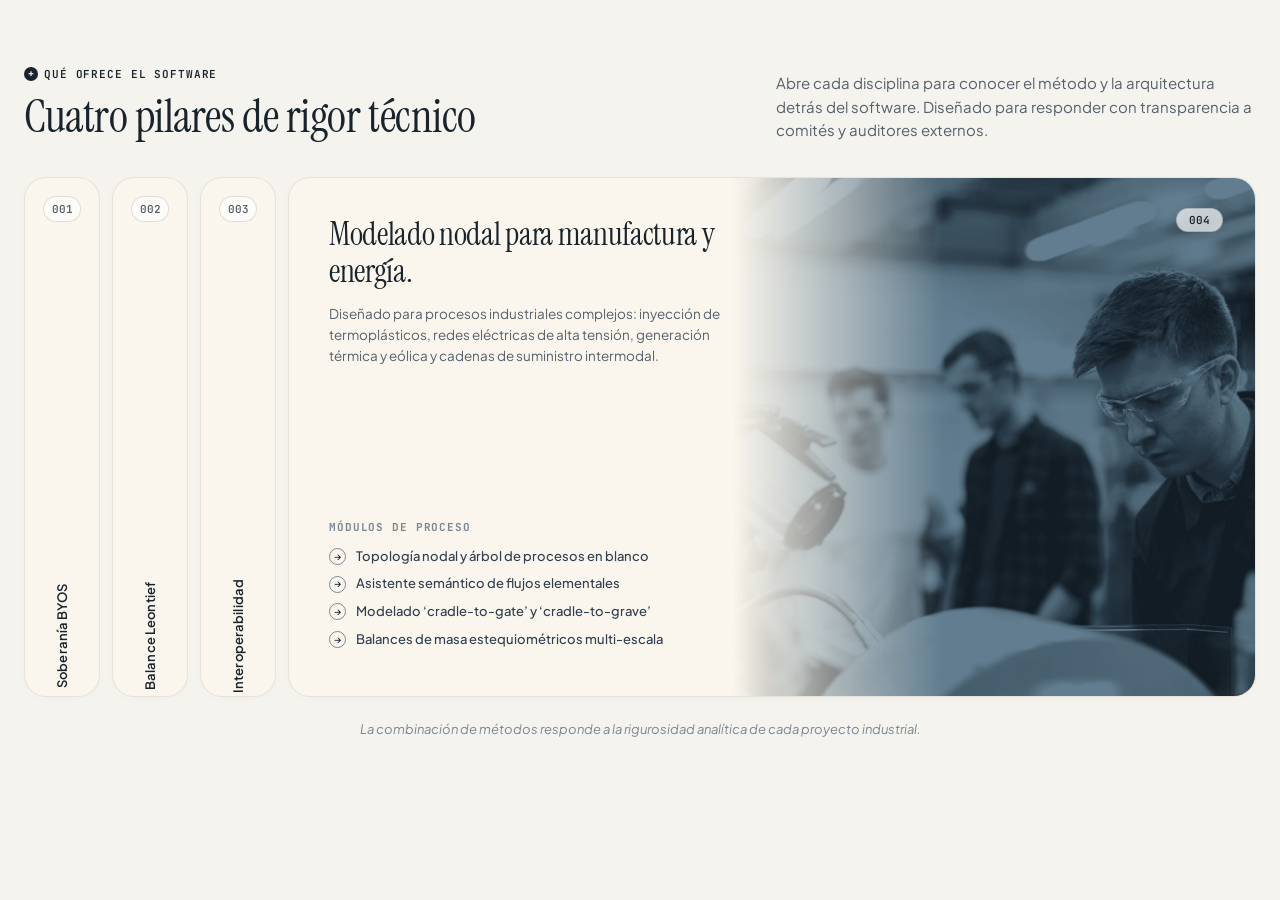
<file: public/preview_accordion_slate.html>
<!DOCTYPE html>
<html lang="es">
<head>
  <meta charset="UTF-8">
  <meta name="viewport" content="width=device-width, initial-scale=1.0">
  <title>Preview Acorde?n Interactivo &mdash; ECONODE</title>
  <link rel="preconnect" href="https://fonts.googleapis.com">
  <link rel="preconnect" href="https://fonts.gstatic.com" crossorigin>
  <link href="https://fonts.googleapis.com/css2?family=Instrument+Serif:ital@0;1&family=JetBrains+Mono:wght@400;500;600;700&family=Plus+Jakarta+Sans:wght@400;500;600;700;800&display=swap" rel="stylesheet">
  <style>
    * { box-sizing: border-box; margin: 0; padding: 0; }
    body {
      background: #F4F3EE;
      color: #18232C;
      font-family: 'Plus Jakarta Sans', -apple-system, BlinkMacSystemFont, sans-serif;
      padding: 60px 24px 100px;
    }

    .accordion-section {
      max-width: 1360px;
      margin: 0 auto;
    }

    /* Header */
    .accordion-header {
      display: flex;
      justify-content: space-between;
      align-items: flex-end;
      margin-bottom: 36px;
      flex-wrap: wrap;
      gap: 24px;
    }

    .accordion-tag {
      display: inline-flex;
      align-items: center;
      gap: 6px;
      font-family: 'JetBrains Mono', monospace;
      font-size: 11px;
      font-weight: 600;
      letter-spacing: 0.08em;
      text-transform: uppercase;
      color: #18232C;
      margin-bottom: 10px;
    }

    .accordion-tag .tag-dot {
      width: 14px;
      height: 14px;
      border-radius: 50%;
      background: #18232C;
      color: #F4F3EE;
      display: inline-flex;
      align-items: center;
      justify-content: center;
      font-size: 10px;
      font-weight: 700;
    }

    .accordion-title {
      font-family: 'Instrument Serif', Georgia, serif;
      font-size: 46px;
      font-weight: 400;
      color: #18232C;
      line-height: 1.1;
      letter-spacing: -0.01em;
    }

    .accordion-lead {
      font-size: 15px;
      color: #55606B;
      max-width: 480px;
      line-height: 1.55;
    }

    /* Horizontal Accordion Deck */
    .accordion-deck {
      display: flex;
      gap: 12px;
      height: 520px;
      width: 100%;
      align-items: stretch;
    }

    .acc-card {
      background: #FAF6ED;
      border: 1px solid rgba(0, 0, 0, 0.08);
      border-radius: 22px;
      position: relative;
      overflow: hidden;
      display: flex;
      cursor: pointer;
      transition: flex 0.55s cubic-bezier(0.16, 1, 0.3, 1), background-color 0.25s ease, border-color 0.25s ease;
      box-shadow: 0 2px 10px rgba(0, 0, 0, 0.02);
    }

    /* COLLAPSED STATE */
    .acc-card:not(.active) {
      flex: 0 0 76px;
      width: 76px;
    }

    .acc-card:not(.active):hover {
      background: #F1ECE0;
      border-color: rgba(24, 35, 44, 0.2);
    }

    .acc-card:not(.active) .acc-open-content {
      display: none;
      opacity: 0;
      pointer-events: none;
    }

    .acc-rail {
      display: flex;
      flex-direction: column;
      justify-content: space-between;
      align-items: center;
      width: 100%;
      height: 100%;
      padding: 18px 0 32px 0;
      user-select: none;
    }

    .acc-rail-num {
      width: 38px;
      height: 26px;
      border-radius: 999px;
      border: 1px solid rgba(0, 0, 0, 0.12);
      background: rgba(255, 255, 255, 0.6);
      display: flex;
      align-items: center;
      justify-content: center;
      font-family: 'JetBrains Mono', monospace;
      font-size: 11px;
      font-weight: 600;
      color: #55606B;
    }

    .acc-rail-label-box {
      flex: 1;
      display: flex;
      align-items: flex-end;
      justify-content: center;
      padding-bottom: 20px;
    }

    .acc-rail-label {
      transform: rotate(-90deg);
      transform-origin: center center;
      white-space: nowrap;
      font-size: 13px;
      font-weight: 600;
      color: #18232C;
      letter-spacing: 0.01em;
    }

    /* EXPANDED (ACTIVE) STATE */
    .acc-card.active {
      flex: 1 1 0%;
      min-width: 0;
      cursor: default;
      background: #FAF6ED;
    }

    .acc-card.active .acc-rail {
      display: none;
    }

    .acc-open-content {
      display: flex;
      width: 100%;
      height: 100%;
      position: relative;
      animation: fadeInContent 0.4s ease forwards;
    }

    @keyframes fadeInContent {
      from { opacity: 0; transform: translateY(4px); }
      to { opacity: 1; transform: translateY(0); }
    }

    /* Left Text Column inside Open Card */
    .acc-text-col {
      width: 52%;
      height: 100%;
      padding: 38px 40px;
      display: flex;
      flex-direction: column;
      justify-content: space-between;
      position: relative;
      z-index: 3;
    }

    .acc-card-title {
      font-family: 'Instrument Serif', Georgia, serif;
      font-size: 32px;
      font-weight: 400;
      color: #18232C;
      line-height: 1.15;
      margin-bottom: 14px;
      letter-spacing: -0.01em;
    }

    .acc-card-desc {
      font-size: 13.5px;
      color: #55606B;
      line-height: 1.55;
      max-width: 440px;
    }

    .acc-offers-section {
      margin-top: 24px;
    }

    .acc-offers-label {
      font-family: 'JetBrains Mono', monospace;
      font-size: 11px;
      font-weight: 700;
      text-transform: uppercase;
      letter-spacing: 0.08em;
      color: #7A8793;
      margin-bottom: 14px;
    }

    .acc-offer-item {
      display: flex;
      align-items: center;
      gap: 10px;
      margin-bottom: 10px;
      font-size: 13px;
      color: #2D3E4F;
      font-weight: 500;
      line-height: 1.35;
    }

    .acc-offer-bullet {
      width: 17px;
      height: 17px;
      border-radius: 50%;
      border: 1px solid #7A8793;
      display: inline-flex;
      align-items: center;
      justify-content: center;
      font-size: 10px;
      color: #18232C;
      flex-shrink: 0;
    }

    /* Right Art Column with Linear Mask */
    .acc-art-col {
      position: absolute;
      right: 0;
      top: 0;
      bottom: 0;
      width: 54%;
      height: 100%;
      overflow: hidden;
      mask: linear-gradient(90deg, rgba(0,0,0,0) 0%, rgba(0,0,0,1) 40%);
      -webkit-mask: linear-gradient(90deg, rgba(0,0,0,0) 0%, rgba(0,0,0,1) 40%);
      pointer-events: none;
    }

    .acc-art-img {
      width: 100%;
      height: 100%;
      object-fit: cover;
      object-position: center center;
      display: block;
    }

    /* Top-Right Number Pill inside Open Card */
    .acc-open-num-pill {
      position: absolute;
      top: 30px;
      right: 32px;
      padding: 4px 12px;
      border-radius: 999px;
      border: 1px solid rgba(0, 0, 0, 0.15);
      background: rgba(255, 255, 255, 0.7);
      backdrop-filter: blur(8px);
      font-family: 'JetBrains Mono', monospace;
      font-size: 11px;
      font-weight: 600;
      color: #18232C;
      z-index: 4;
    }

    /* Bottom footnote bar */
    .acc-footnote {
      margin-top: 24px;
      text-align: center;
      font-size: 13px;
      color: #7A8793;
      font-style: italic;
    }

    /* Responsive */
    @media (max-width: 1024px) {
      .accordion-deck {
        flex-direction: column;
        height: auto;
      }
      .acc-card:not(.active) {
        flex: none;
        width: 100%;
        height: 56px;
      }
      .acc-rail {
        flex-direction: row;
        padding: 0 20px;
      }
      .acc-rail-label {
        transform: none;
      }
      .acc-rail-label-box {
        justify-content: flex-start;
        padding-bottom: 0;
        margin-left: 14px;
      }
      .acc-text-col {
        width: 100%;
      }
      .acc-art-col {
        display: none;
      }
    }
  </style>
</head>
<body>
  <section class="accordion-section" id="secInteractiveQA">
    <div class="accordion-header">
      <div>
        <div class="accordion-tag">
          <span class="tag-dot">+</span> QU&Eacute; OFRECE EL SOFTWARE
        </div>
        <h2 class="accordion-title">Cuatro pilares de rigor t&eacute;cnico</h2>
      </div>
      <div>
        <p class="accordion-lead">
          Abre cada disciplina para conocer el m&eacute;todo y la arquitectura detr&aacute;s del software. Dise&ntilde;ado para responder con transparencia a comit&eacute;s y auditores externos.
        </p>
      </div>
    </div>

    <!-- The 5 Horizontal Accordion Cards -->
    <div class="accordion-deck" id="accordionDeck">

      <!-- CARD 001: SOBERAN?A BYOS (Active by default) -->
      <div class="acc-card" data-index="1" onclick="openCard(this)">
        <div class="acc-rail">
          <div class="acc-rail-num">001</div>
          <div class="acc-rail-label-box">
            <span class="acc-rail-label">Soberan&iacute;a BYOS</span>
          </div>
        </div>
        <div class="acc-open-content">
          <div class="acc-open-num-pill">001</div>
          <div class="acc-text-col">
            <div>
              <h3 class="acc-card-title">Tus datos en tu Drive, nunca en nuestro servidor.</h3>
              <p class="acc-card-desc">
                Arquitectura Bring Your Own Storage (BYOS): balances Excel, facturas primarias de CFE y bases SQL se transmiten en streaming directo a tu Google Drive sin intermediarios ni almacenamiento de terceros.
              </p>
            </div>
            <div class="acc-offers-section">
              <div class="acc-offers-label">QU&Eacute; OFRECE LA ARQUITECTURA</div>
              <div class="acc-offer-item">
                <span class="acc-offer-bullet">&rarr;</span>
                <span>Streaming RFC 2387 directo a Google Drive</span>
              </div>
              <div class="acc-offer-item">
                <span class="acc-offer-bullet">&rarr;</span>
                <span>Sellos hash criptogr&aacute;ficos SHA-256 en cliente</span>
              </div>
              <div class="acc-offer-item">
                <span class="acc-offer-bullet">&rarr;</span>
                <span>Cero retenci&oacute;n de evidencias en servidores de ECONODE</span>
              </div>
              <div class="acc-offer-item">
                <span class="acc-offer-bullet">&rarr;</span>
                <span>Conformidad estricta con soberan&iacute;a de datos ISO 27001</span>
              </div>
            </div>
          </div>
          <div class="acc-art-col">
            <img src="images/candidates/slate/cand_12_slate.jpg" alt="Custodia Soberana" class="acc-art-img">
          </div>
        </div>
      </div>

      <!-- CARD 002: BALANCE MATRICIAL LEONTIEF -->
      <div class="acc-card" data-index="2" onclick="openCard(this)">
        <div class="acc-rail">
          <div class="acc-rail-num">002</div>
          <div class="acc-rail-label-box">
            <span class="acc-rail-label">Balance Leontief</span>
          </div>
        </div>
        <div class="acc-open-content">
          <div class="acc-open-num-pill">002</div>
          <div class="acc-text-col">
            <div>
              <h3 class="acc-card-title">C&aacute;lculo matricial exacto con balance de masa &lt; 0.01%.</h3>
              <p class="acc-card-desc">
                Resoluci&oacute;n del sistema tecnol&oacute;gico A e intervenciones de biosfera B en milisegundos directamente en la nube. Trazabilidad completa de flujos elementales sin aproximaciones heur&iacute;sticas.
              </p>
            </div>
            <div class="acc-offers-section">
              <div class="acc-offers-label">CAPACIDADES DE C&Aacute;LCULO</div>
              <div class="acc-offer-item">
                <span class="acc-offer-bullet">&rarr;</span>
                <span>Inversi&oacute;n matricial tecnol&oacute;gica s = A&#8315;&sup1; &middot; f</span>
              </div>
              <div class="acc-offer-item">
                <span class="acc-offer-bullet">&rarr;</span>
                <span>C&aacute;lculo de inventario de ciclo de vida g = B &middot; s</span>
              </div>
              <div class="acc-offer-item">
                <span class="acc-offer-bullet">&rarr;</span>
                <span>Caracterizaci&oacute;n de impacto CML, ReCiPe e IPCC</span>
              </div>
              <div class="acc-offer-item">
                <span class="acc-offer-bullet">&rarr;</span>
                <span>Tiempo de respuesta de c&oacute;mputo inferior a 50 ms</span>
              </div>
            </div>
          </div>
          <div class="acc-art-col">
            <img src="images/candidates/slate/cand_18_slate.jpg" alt="Balance Matricial" class="acc-art-img">
          </div>
        </div>
      </div>

      <!-- CARD 003: INTEROPERABILIDAD UNIVERSAL -->
      <div class="acc-card" data-index="3" onclick="openCard(this)">
        <div class="acc-rail">
          <div class="acc-rail-num">003</div>
          <div class="acc-rail-label-box">
            <span class="acc-rail-label">Interoperabilidad</span>
          </div>
        </div>
        <div class="acc-open-content">
          <div class="acc-open-num-pill">003</div>
          <div class="acc-text-col">
            <div>
              <h3 class="acc-card-title">Compatible con openLCA, Brightway y ecoinvent 3.12.</h3>
              <p class="acc-card-desc">
                Exportaci&oacute;n e importaci&oacute;n en esquemas abiertos sin ataduras propietarias. Generaci&oacute;n de paquetes JSON-LD v2 deterministas, matrices NumPy y expedientes ILCD XML auditables.
              </p>
            </div>
            <div class="acc-offers-section">
              <div class="acc-offers-label">EST&Aacute;NDARES SOPORTADOS</div>
              <div class="acc-offer-item">
                <span class="acc-offer-bullet">&rarr;</span>
                <span>Esquema nativo openLCA JSON-LD v2 (olca-schema)</span>
              </div>
              <div class="acc-offer-item">
                <span class="acc-offer-bullet">&rarr;</span>
                <span>Cat&aacute;logo oficial de 26,533 procesos ecoinvent 3.12</span>
              </div>
              <div class="acc-offer-item">
                <span class="acc-offer-bullet">&rarr;</span>
                <span>Integraci&oacute;n matricial con Brightway 2.5</span>
              </div>
              <div class="acc-offer-item">
                <span class="acc-offer-bullet">&rarr;</span>
                <span>Exportaci&oacute;n certificable ILCD XML y SimaPro CSV</span>
              </div>
            </div>
          </div>
          <div class="acc-art-col">
            <img src="images/candidates/slate/cand_02_slate.jpg" alt="Interoperabilidad Universal" class="acc-art-img">
          </div>
        </div>
      </div>

      <!-- CARD 004: CICLO DE VIDA INDUSTRIAL -->
      <div class="acc-card active" data-index="4" onclick="openCard(this)">
        <div class="acc-rail">
          <div class="acc-rail-num">004</div>
          <div class="acc-rail-label-box">
            <span class="acc-rail-label">Ciclo de Vida</span>
          </div>
        </div>
        <div class="acc-open-content">
          <div class="acc-open-num-pill">004</div>
          <div class="acc-text-col">
            <div>
              <h3 class="acc-card-title">Modelado nodal para manufactura y energ&iacute;a.</h3>
              <p class="acc-card-desc">
                Dise&ntilde;ado para procesos industriales complejos: inyecci&oacute;n de termopl&aacute;sticos, redes el&eacute;ctricas de alta tensi&oacute;n, generaci&oacute;n t&eacute;rmica y e&oacute;lica y cadenas de suministro intermodal.
              </p>
            </div>
            <div class="acc-offers-section">
              <div class="acc-offers-label">M&Oacute;DULOS DE PROCESO</div>
              <div class="acc-offer-item">
                <span class="acc-offer-bullet">&rarr;</span>
                <span>Topolog&iacute;a nodal y &aacute;rbol de procesos en blanco</span>
              </div>
              <div class="acc-offer-item">
                <span class="acc-offer-bullet">&rarr;</span>
                <span>Asistente sem&aacute;ntico de flujos elementales</span>
              </div>
              <div class="acc-offer-item">
                <span class="acc-offer-bullet">&rarr;</span>
                <span>Modelado &lsquo;cradle-to-gate&rsquo; y &lsquo;cradle-to-grave&rsquo;</span>
              </div>
              <div class="acc-offer-item">
                <span class="acc-offer-bullet">&rarr;</span>
                <span>Balances de masa estequiom&eacute;tricos multi-escala</span>
              </div>
            </div>
          </div>
          <div class="acc-art-col">
            <img src="images/candidates/slate/cand_01_slate.jpg" alt="Ciclo de Vida Industrial" class="acc-art-img">
          </div>
        </div>
      </div>

          </div>

    <div class="acc-footnote">
      La combinaci&oacute;n de m&eacute;todos responde a la rigurosidad anal&iacute;tica de cada proyecto industrial.
    </div>
  </section>

  <script>
    function openCard(el) {
      if (el.classList.contains('active')) return;
      document.querySelectorAll('.acc-card').forEach(c => c.classList.remove('active'));
      el.classList.add('active');
    }
  </script>
</body>
</html>
</file>
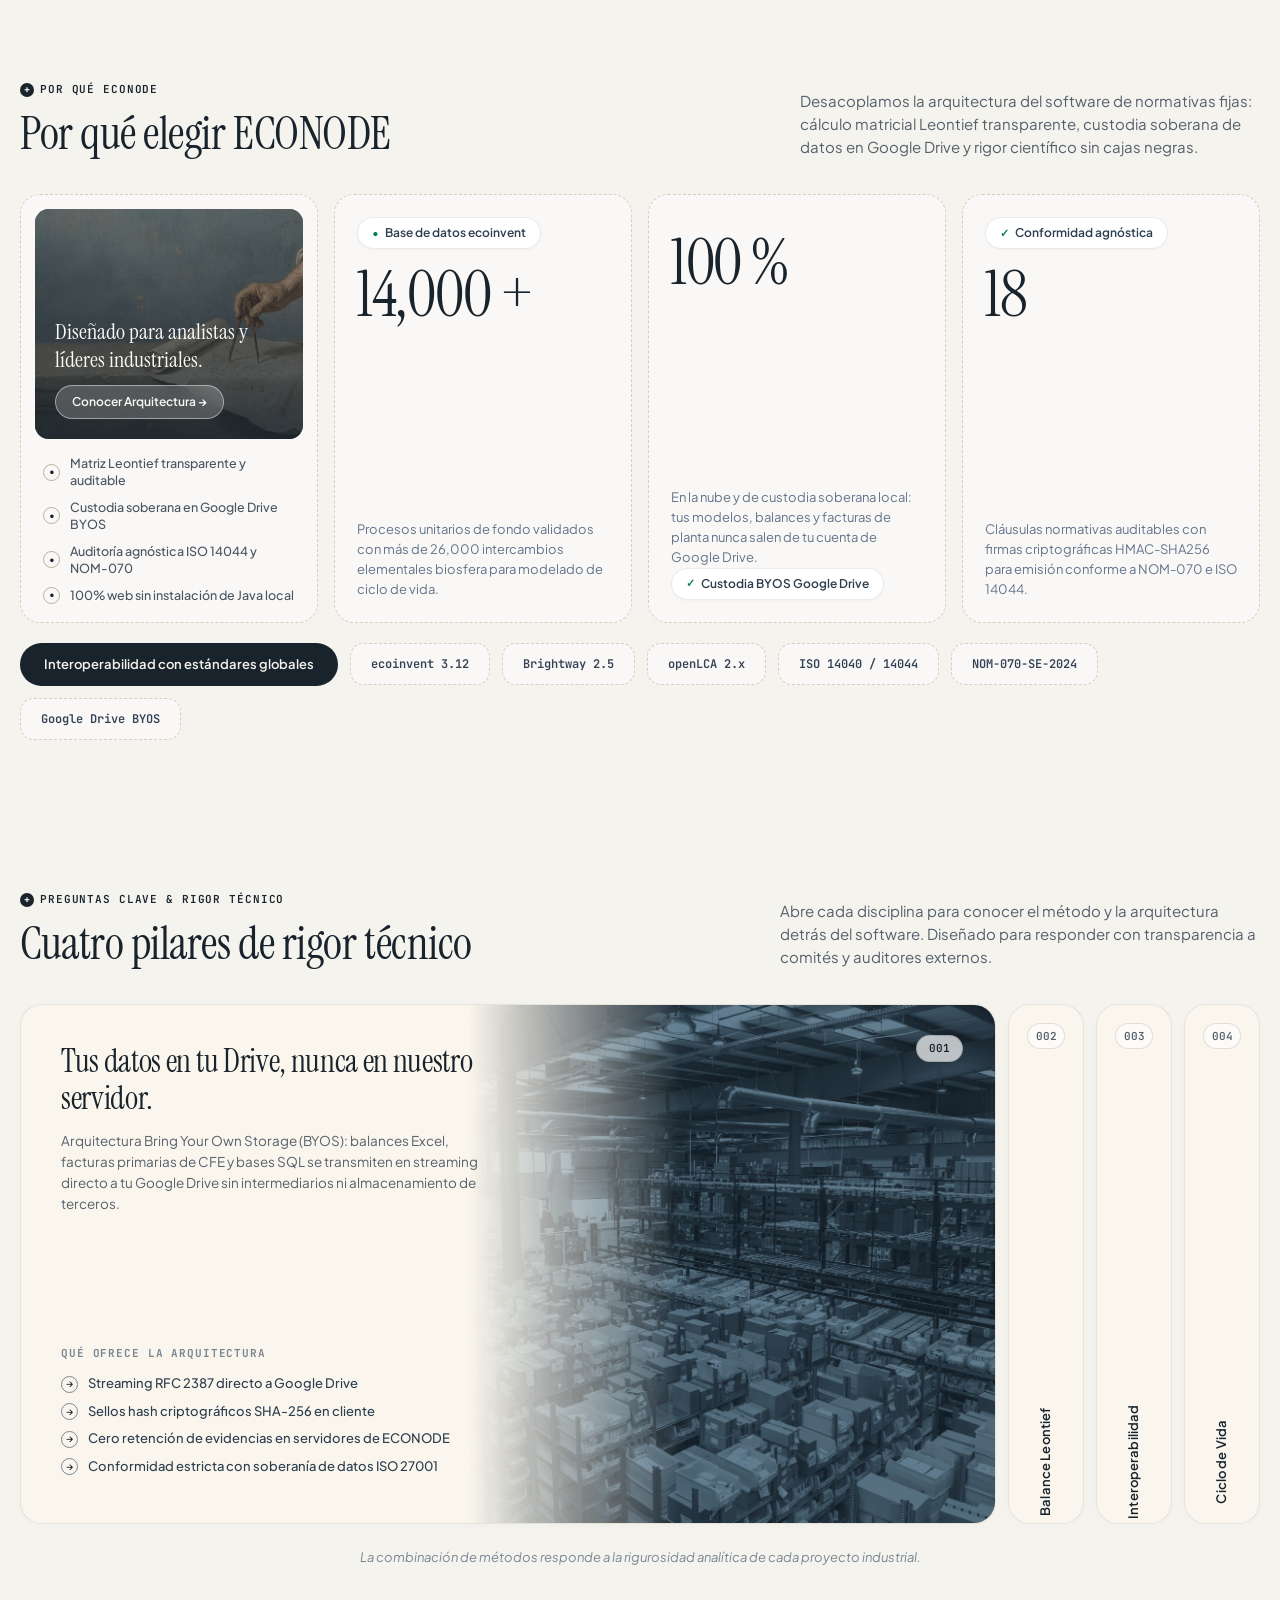
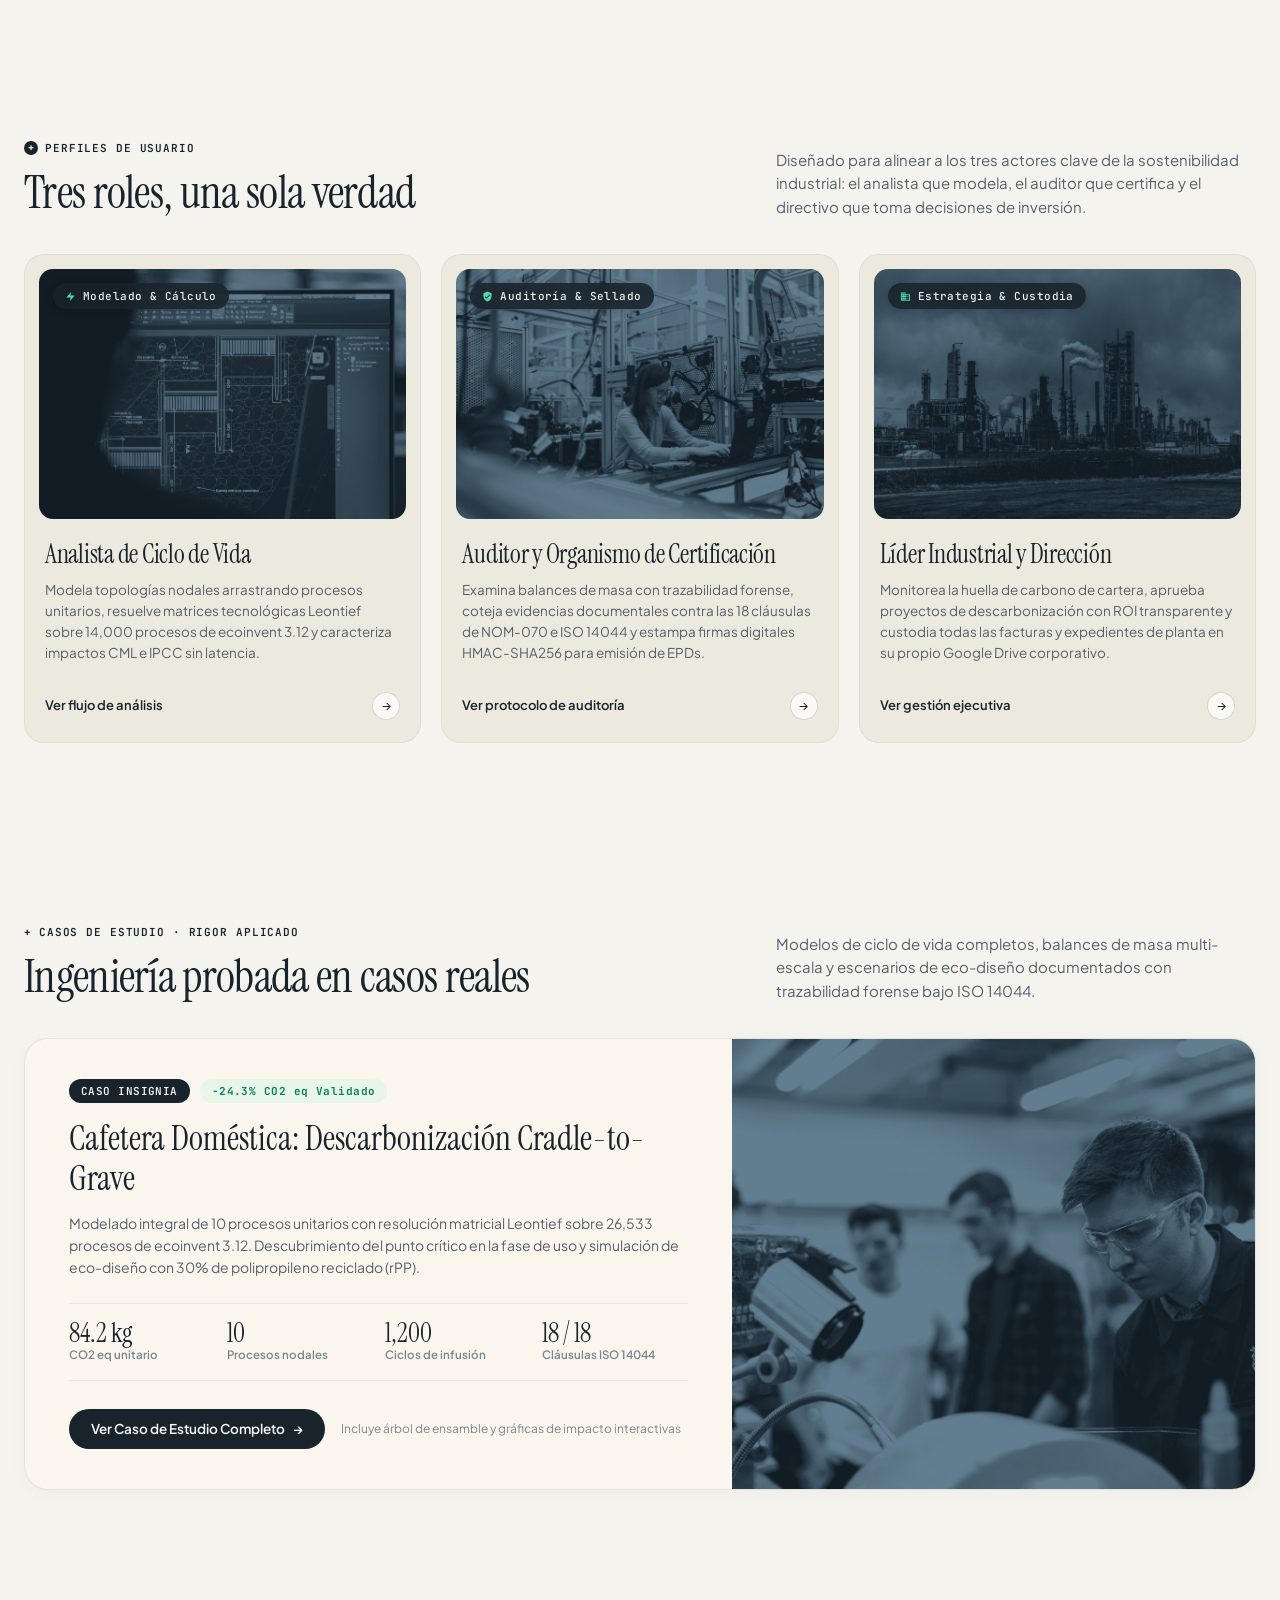
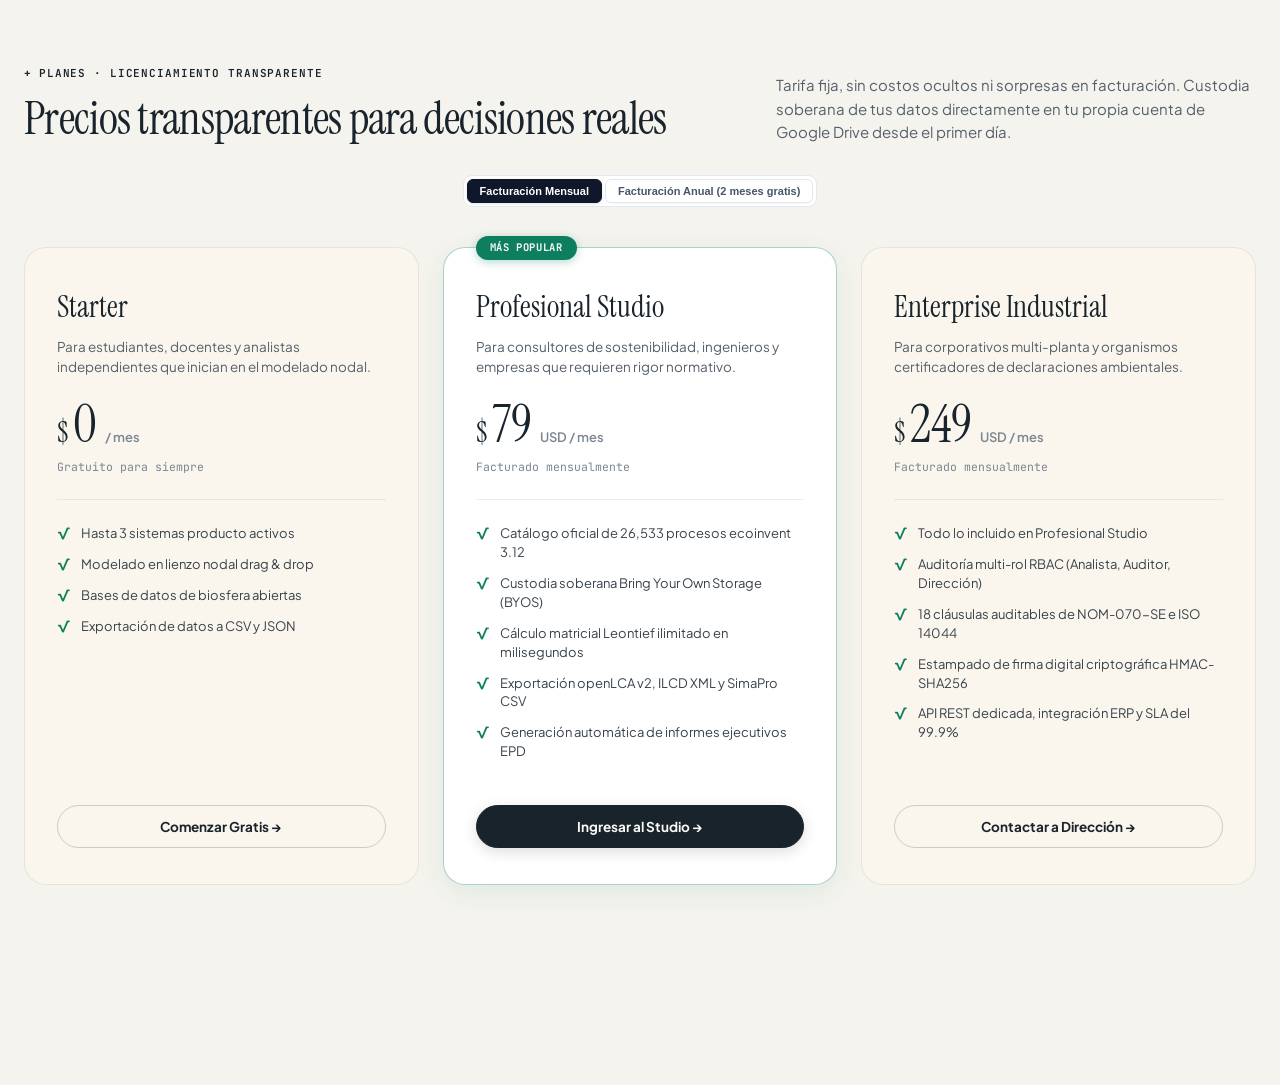
<file: public/preview_all_sections.html>
<!DOCTYPE html>
<html lang="es">
<head>
  <meta charset="UTF-8">
  <title>ECONODE Studio &mdash; Suite Completa Palladio</title>
  <link href="https://fonts.googleapis.com/css2?family=Instrument+Serif:ital@0;1&amp;family=JetBrains+Mono:wght@400;500;600;700&amp;family=Plus+Jakarta+Sans:wght@400;500;600;700;800&amp;display=swap" rel="stylesheet">
  <link rel="stylesheet" href="css/styles.css">
  <style>
    body { background: #F4F3EE; margin: 0; padding: 20px 0 100px; font-family: 'Plus Jakarta Sans', sans-serif; }
  </style>
</head>
<body>

<!-- PALLADIO BENTO SECTION: POR QUE ELEGIR ECONODE -->
    <section class="palladio-bento-wrapper" id="homeArchitecture">
      <div class="palladio-bento-container">
        <!-- Header -->
        <div class="palladio-bento-header">
          <div>
            <div class="palladio-bento-tag">
              <span class="tag-dot">+</span> POR QU&Eacute; ECONODE
            </div>
            <h2 class="palladio-bento-title">Por qu&eacute; elegir ECONODE</h2>
          </div>
          <div>
            <p class="palladio-bento-lead">
              Desacoplamos la arquitectura del software de normativas fijas: c&aacute;lculo matricial Leontief transparente, custodia soberana de datos en Google Drive y rigor cient&iacute;fico sin cajas negras.
            </p>
          </div>
        </div>

        <!-- 4-Column Bento Grid -->
        <div class="palladio-bento-grid">
          <!-- Col 1: Visual Card with Historical Blueprint Drawing + Checklist -->
          <div class="bento-card-palladio bento-card-art">
            <div class="bento-art-inner">
              <img src="images/bento_compass_drawing.png" alt="Ingenier&iacute;a de precisi&oacute;n" class="bento-art-img">
              <div class="bento-art-overlay"></div>
              <h3 class="bento-art-title">Dise&ntilde;ado para analistas y l&iacute;deres industriales.</h3>
              <a href="#viewStudio" class="bento-art-btn">Conocer Arquitectura &rarr;</a>
            </div>
            <div class="bento-checklist">
              <div class="bento-check-row">
                <span class="bento-check-icon">&bull;</span>
                <span>Matriz Leontief transparente y auditable</span>
              </div>
              <div class="bento-check-row">
                <span class="bento-check-icon">&bull;</span>
                <span>Custodia soberana en Google Drive BYOS</span>
              </div>
              <div class="bento-check-row">
                <span class="bento-check-icon">&bull;</span>
                <span>Auditor&iacute;a agn&oacute;stica ISO 14044 y NOM-070</span>
              </div>
              <div class="bento-check-row">
                <span class="bento-check-icon">&bull;</span>
                <span>100% web sin instalaci&oacute;n de Java local</span>
              </div>
            </div>
          </div>

          <!-- Col 2: ecoinvent Stat -->
          <div class="bento-card-palladio">
            <div>
              <div class="bento-stat-pill">
                <span class="bento-pill-sym">&bull;</span> Base de datos ecoinvent
              </div>
              <div class="bento-stat-num">14,000 +</div>
            </div>
            <div>
              <p class="bento-stat-desc">
                Procesos unitarios de fondo validados con m&aacute;s de 26,000 intercambios elementales biosfera para modelado de ciclo de vida.
              </p>
            </div>
          </div>

          <!-- Col 3: Cloud & Sovereignty Stat -->
          <div class="bento-card-palladio">
            <div>
              <div class="bento-stat-num" style="margin-top: 0;">100 %</div>
            </div>
            <div>
              <p class="bento-stat-desc" style="margin-bottom: 20px;">
                En la nube y de custodia soberana local: tus modelos, balances y facturas de planta nunca salen de tu cuenta de Google Drive.
              </p>
              <div class="bento-stat-pill">
                <span class="bento-pill-sym">&check;</span> Custodia BYOS Google Drive
              </div>
            </div>
          </div>

          <!-- Col 4: International Compliance Stat -->
          <div class="bento-card-palladio">
            <div>
              <div class="bento-stat-pill">
                <span class="bento-pill-sym">&check;</span> Conformidad agn&oacute;stica
              </div>
              <div class="bento-stat-num">18</div>
            </div>
            <div>
              <p class="bento-stat-desc">
                Cl&aacute;usulas normativas auditables con firmas criptogr&aacute;ficas HMAC-SHA256 para emisi&oacute;n conforme a NOM-070 e ISO 14044.
              </p>
            </div>
          </div>
        </div>

        <!-- Bottom Logo Ribbon -->
        <div class="palladio-logo-ribbon">
          <div class="logo-ribbon-pill-dark">
            <span>Interoperabilidad con est&aacute;ndares globales</span>
          </div>
          <div class="logo-ribbon-item">ecoinvent 3.12</div>
          <div class="logo-ribbon-item">Brightway 2.5</div>
          <div class="logo-ribbon-item">openLCA 2.x</div>
          <div class="logo-ribbon-item">ISO 14040 / 14044</div>
          <div class="logo-ribbon-item">NOM-070-SE-2024</div>
          <div class="logo-ribbon-item">Google Drive BYOS</div>
        </div>
      </div>
    </section>

    

    

<!-- PALLADIO ACCORDION: CUATRO PILARES DE RIGOR TECNICO (FAQ) -->
    <section class="palladio-accordion-wrapper" id="homeFaq">
      <div class="palladio-accordion-container">
        <!-- Header -->
        <div class="palladio-acc-header">
          <div>
            <div class="palladio-acc-tag">
              <span class="tag-dot">+</span> PREGUNTAS CLAVE &amp; RIGOR T&Eacute;CNICO
            </div>
            <h2 class="palladio-acc-title">Cuatro pilares de rigor t&eacute;cnico</h2>
          </div>
          <div>
            <p class="palladio-acc-lead">
              Abre cada disciplina para conocer el m&eacute;todo y la arquitectura detr&aacute;s del software. Dise&ntilde;ado para responder con transparencia a comit&eacute;s y auditores externos.
            </p>
          </div>
        </div>

        <!-- The 4 Horizontal Accordion Cards -->
        <div class="palladio-acc-deck" id="accordionDeck">

          <!-- CARD 001: SOBERAN?A BYOS (Active by default) -->
          <div class="palladio-acc-card active" data-index="1" onclick="openFaqCard(this)">
            <div class="palladio-acc-rail">
              <div class="palladio-acc-rail-num">001</div>
              <div class="palladio-acc-rail-label-box">
                <span class="palladio-acc-rail-label">Soberan&iacute;a BYOS</span>
              </div>
            </div>
            <div class="palladio-acc-open-content">
              <div class="palladio-acc-open-num-pill">001</div>
              <div class="palladio-acc-text-col">
                <div>
                  <h3 class="palladio-acc-card-title">Tus datos en tu Drive, nunca en nuestro servidor.</h3>
                  <p class="palladio-acc-card-desc">
                    Arquitectura Bring Your Own Storage (BYOS): balances Excel, facturas primarias de CFE y bases SQL se transmiten en streaming directo a tu Google Drive sin intermediarios ni almacenamiento de terceros.
                  </p>
                </div>
                <div class="palladio-acc-offers-section">
                  <div class="palladio-acc-offers-label">QU&Eacute; OFRECE LA ARQUITECTURA</div>
                  <div class="palladio-acc-offer-item">
                    <span class="palladio-acc-offer-bullet">&rarr;</span>
                    <span>Streaming RFC 2387 directo a Google Drive</span>
                  </div>
                  <div class="palladio-acc-offer-item">
                    <span class="palladio-acc-offer-bullet">&rarr;</span>
                    <span>Sellos hash criptogr&aacute;ficos SHA-256 en cliente</span>
                  </div>
                  <div class="palladio-acc-offer-item">
                    <span class="palladio-acc-offer-bullet">&rarr;</span>
                    <span>Cero retenci&oacute;n de evidencias en servidores de ECONODE</span>
                  </div>
                  <div class="palladio-acc-offer-item">
                    <span class="palladio-acc-offer-bullet">&rarr;</span>
                    <span>Conformidad estricta con soberan&iacute;a de datos ISO 27001</span>
                  </div>
                </div>
              </div>
              <div class="palladio-acc-art-col">
                <img src="images/candidates/slate/cand_12_slate.jpg" alt="Custodia Soberana" class="palladio-acc-art-img">
              </div>
            </div>
          </div>

          <!-- CARD 002: BALANCE MATRICIAL LEONTIEF -->
          <div class="palladio-acc-card" data-index="2" onclick="openFaqCard(this)">
            <div class="palladio-acc-rail">
              <div class="palladio-acc-rail-num">002</div>
              <div class="palladio-acc-rail-label-box">
                <span class="palladio-acc-rail-label">Balance Leontief</span>
              </div>
            </div>
            <div class="palladio-acc-open-content">
              <div class="palladio-acc-open-num-pill">002</div>
              <div class="palladio-acc-text-col">
                <div>
                  <h3 class="palladio-acc-card-title">C&aacute;lculo matricial exacto con balance de masa &lt; 0.01%.</h3>
                  <p class="palladio-acc-card-desc">
                    Resoluci&oacute;n del sistema tecnol&oacute;gico A e intervenciones de biosfera B en milisegundos directamente en la nube. Trazabilidad completa de flujos elementales sin aproximaciones heur&iacute;sticas.
                  </p>
                </div>
                <div class="palladio-acc-offers-section">
                  <div class="palladio-acc-offers-label">CAPACIDADES DE C&Aacute;LCULO</div>
                  <div class="palladio-acc-offer-item">
                    <span class="palladio-acc-offer-bullet">&rarr;</span>
                    <span>Inversi&oacute;n matricial tecnol&oacute;gica s = A&#8315;&sup1; &middot; f</span>
                  </div>
                  <div class="palladio-acc-offer-item">
                    <span class="palladio-acc-offer-bullet">&rarr;</span>
                    <span>C&aacute;lculo de inventario de ciclo de vida g = B &middot; s</span>
                  </div>
                  <div class="palladio-acc-offer-item">
                    <span class="palladio-acc-offer-bullet">&rarr;</span>
                    <span>Caracterizaci&oacute;n de impacto CML, ReCiPe e IPCC</span>
                  </div>
                  <div class="palladio-acc-offer-item">
                    <span class="palladio-acc-offer-bullet">&rarr;</span>
                    <span>Tiempo de respuesta de c&oacute;mputo inferior a 50 ms</span>
                  </div>
                </div>
              </div>
              <div class="palladio-acc-art-col">
                <img src="images/candidates/slate/cand_18_slate.jpg" alt="Balance Matricial" class="palladio-acc-art-img">
              </div>
            </div>
          </div>

          <!-- CARD 003: INTEROPERABILIDAD UNIVERSAL -->
          <div class="palladio-acc-card" data-index="3" onclick="openFaqCard(this)">
            <div class="palladio-acc-rail">
              <div class="palladio-acc-rail-num">003</div>
              <div class="palladio-acc-rail-label-box">
                <span class="palladio-acc-rail-label">Interoperabilidad</span>
              </div>
            </div>
            <div class="palladio-acc-open-content">
              <div class="palladio-acc-open-num-pill">003</div>
              <div class="palladio-acc-text-col">
                <div>
                  <h3 class="palladio-acc-card-title">Compatible con openLCA, Brightway y ecoinvent 3.12.</h3>
                  <p class="palladio-acc-card-desc">
                    Exportaci&oacute;n e importaci&oacute;n en esquemas abiertos sin ataduras propietarias. Generaci&oacute;n de paquetes JSON-LD v2 deterministas, matrices NumPy y expedientes ILCD XML auditables.
                  </p>
                </div>
                <div class="palladio-acc-offers-section">
                  <div class="palladio-acc-offers-label">EST&Aacute;NDARES SOPORTADOS</div>
                  <div class="palladio-acc-offer-item">
                    <span class="palladio-acc-offer-bullet">&rarr;</span>
                    <span>Esquema nativo openLCA JSON-LD v2 (olca-schema)</span>
                  </div>
                  <div class="palladio-acc-offer-item">
                    <span class="palladio-acc-offer-bullet">&rarr;</span>
                    <span>Cat&aacute;logo oficial de 26,533 procesos ecoinvent 3.12</span>
                  </div>
                  <div class="palladio-acc-offer-item">
                    <span class="palladio-acc-offer-bullet">&rarr;</span>
                    <span>Integraci&oacute;n matricial con Brightway 2.5</span>
                  </div>
                  <div class="palladio-acc-offer-item">
                    <span class="palladio-acc-offer-bullet">&rarr;</span>
                    <span>Exportaci&oacute;n certificable ILCD XML y SimaPro CSV</span>
                  </div>
                </div>
              </div>
              <div class="palladio-acc-art-col">
                <img src="images/candidates/slate/cand_02_slate.jpg" alt="Interoperabilidad Universal" class="palladio-acc-art-img">
              </div>
            </div>
          </div>

          <!-- CARD 004: CICLO DE VIDA INDUSTRIAL -->
          <div class="palladio-acc-card" data-index="4" onclick="openFaqCard(this)">
            <div class="palladio-acc-rail">
              <div class="palladio-acc-rail-num">004</div>
              <div class="palladio-acc-rail-label-box">
                <span class="palladio-acc-rail-label">Ciclo de Vida</span>
              </div>
            </div>
            <div class="palladio-acc-open-content">
              <div class="palladio-acc-open-num-pill">004</div>
              <div class="palladio-acc-text-col">
                <div>
                  <h3 class="palladio-acc-card-title">Modelado nodal para manufactura y energ&iacute;a.</h3>
                  <p class="palladio-acc-card-desc">
                    Dise&ntilde;ado para procesos industriales complejos: inyecci&oacute;n de termopl&aacute;sticos, redes el&eacute;ctricas de alta tensi&oacute;n, generaci&oacute;n t&eacute;rmica y e&oacute;lica y cadenas de suministro intermodal.
                  </p>
                </div>
                <div class="palladio-acc-offers-section">
                  <div class="palladio-acc-offers-label">M&Oacute;DULOS DE PROCESO</div>
                  <div class="palladio-acc-offer-item">
                    <span class="palladio-acc-offer-bullet">&rarr;</span>
                    <span>Topolog&iacute;a nodal y &aacute;rbol de procesos en blanco</span>
                  </div>
                  <div class="palladio-acc-offer-item">
                    <span class="palladio-acc-offer-bullet">&rarr;</span>
                    <span>Asistente sem&aacute;ntico de flujos elementales</span>
                  </div>
                  <div class="palladio-acc-offer-item">
                    <span class="palladio-acc-offer-bullet">&rarr;</span>
                    <span>Modelado &lsquo;cradle-to-gate&rsquo; y &lsquo;cradle-to-grave&rsquo;</span>
                  </div>
                  <div class="palladio-acc-offer-item">
                    <span class="palladio-acc-offer-bullet">&rarr;</span>
                    <span>Balances de masa estequiom&eacute;tricos multi-escala</span>
                  </div>
                </div>
              </div>
              <div class="palladio-acc-art-col">
                <img src="images/candidates/slate/cand_01_slate.jpg" alt="Ciclo de Vida Industrial" class="palladio-acc-art-img">
              </div>
            </div>
          </div>

        </div>

        <div class="palladio-acc-footnote">
          La combinaci&oacute;n de m&eacute;todos responde a la rigurosidad anal&iacute;tica de cada proyecto industrial.
        </div>
      </div>
    </section>

    

<!-- PALLADIO 3-PROFILES: TRES ROLES, UNA SOLA VERDAD -->
    <section class="palladio-profiles-wrapper" id="homeProfiles">
      <div class="palladio-profiles-container">
        <!-- Header -->
        <div class="palladio-profiles-header">
          <div>
            <div class="palladio-profiles-tag">
              <span class="tag-dot">+</span> PERFILES DE USUARIO
            </div>
            <h2 class="palladio-profiles-title">Tres roles, una sola verdad</h2>
          </div>
          <div>
            <p class="palladio-profiles-lead">
              Dise&ntilde;ado para alinear a los tres actores clave de la sostenibilidad industrial: el analista que modela, el auditor que certifica y el directivo que toma decisiones de inversi&oacute;n.
            </p>
          </div>
        </div>

        <!-- 3 Profiles Grid (Palladio Style) -->
        <div class="palladio-profiles-grid">

          <!-- PROFILE 1: ANALISTA DE CICLO DE VIDA -->
          <a href="#viewStudio" class="palladio-profile-card" onclick="if(window.EconodeApp) window.EconodeApp.showView('studio')">
            <div class="palladio-profile-thumb-wrap">
              <img src="images/candidates/slate/cand_18_slate.jpg" alt="Analista de Ciclo de Vida" class="palladio-profile-thumb">
              <div class="palladio-profile-badge">
                <svg viewBox="0 0 24 24"><path d="M13 2L3 14h9l-1 8 10-12h-9l1-8z"/></svg>
                Modelado &amp; C&aacute;lculo
              </div>
            </div>
            <div class="palladio-profile-body">
              <div>
                <h3 class="palladio-profile-name">Analista de Ciclo de Vida</h3>
                <p class="palladio-profile-desc">
                  Modela topolog&iacute;as nodales arrastrando procesos unitarios, resuelve matrices tecnol&oacute;gicas Leontief sobre 14,000 procesos de ecoinvent 3.12 y caracteriza impactos CML e IPCC sin latencia.
                </p>
              </div>
              <div class="palladio-profile-footer">
                <span class="palladio-profile-action-lbl">Ver flujo de an&aacute;lisis</span>
                <div class="palladio-profile-circle-btn">&rarr;</div>
              </div>
            </div>
          </a>

          <!-- PROFILE 2: AUDITOR NORMATIVO & CERTIFICADOR -->
          <a href="#viewStudio" class="palladio-profile-card" onclick="if(window.EconodeApp) window.EconodeApp.showView('studio')">
            <div class="palladio-profile-thumb-wrap">
              <img src="images/candidates/slate/cand_17_slate.jpg" alt="Auditor Normativo" class="palladio-profile-thumb">
              <div class="palladio-profile-badge">
                <svg viewBox="0 0 24 24"><path d="M12 1L3 5v6c0 5.55 3.84 10.74 9 12 5.16-1.26 9-6.45 9-12V5l-9-4zm-2 16l-4-4 1.41-1.41L10 14.17l6.59-6.59L18 9l-8 8z"/></svg>
                Auditor&iacute;a &amp; Sellado
              </div>
            </div>
            <div class="palladio-profile-body">
              <div>
                <h3 class="palladio-profile-name">Auditor y Organismo de Certificaci&oacute;n</h3>
                <p class="palladio-profile-desc">
                  Examina balances de masa con trazabilidad forense, coteja evidencias documentales contra las 18 cl&aacute;usulas de NOM-070 e ISO 14044 y estampa firmas digitales HMAC-SHA256 para emisi&oacute;n de EPDs.
                </p>
              </div>
              <div class="palladio-profile-footer">
                <span class="palladio-profile-action-lbl">Ver protocolo de auditor&iacute;a</span>
                <div class="palladio-profile-circle-btn">&rarr;</div>
              </div>
            </div>
          </a>

          <!-- PROFILE 3: LIDER INDUSTRIAL & DIRECCION -->
          <a href="#viewStudio" class="palladio-profile-card" onclick="if(window.EconodeApp) window.EconodeApp.showView('studio')">
            <div class="palladio-profile-thumb-wrap">
              <img src="images/candidates/slate/cand_21_slate.jpg" alt="L&iacute;der Industrial" class="palladio-profile-thumb">
              <div class="palladio-profile-badge">
                <svg viewBox="0 0 24 24"><path d="M12 7V3H2v18h20V7H12zM6 19H4v-2h2v2zm0-4H4v-2h2v2zm0-4H4V9h2v2zm0-4H4V5h2v2zm4 12H8v-2h2v2zm0-4H8v-2h2v2zm0-4H8V9h2v2zm0-4H8V5h2v2zm10 12h-8v-2h2v-2h-2v-2h2v-2h-2V9h8v10zm-2-8h-2v2h2v-2zm0 4h-2v2h2v-2z"/></svg>
                Estrategia &amp; Custodia
              </div>
            </div>
            <div class="palladio-profile-body">
              <div>
                <h3 class="palladio-profile-name">L&iacute;der Industrial y Direcci&oacute;n</h3>
                <p class="palladio-profile-desc">
                  Monitorea la huella de carbono de cartera, aprueba proyectos de descarbonizaci&oacute;n con ROI transparente y custodia todas las facturas y expedientes de planta en su propio Google Drive corporativo.
                </p>
              </div>
              <div class="palladio-profile-footer">
                <span class="palladio-profile-action-lbl">Ver gesti&oacute;n ejecutiva</span>
                <div class="palladio-profile-circle-btn">&rarr;</div>
              </div>
            </div>
          </a>

        </div>
      </div>
    </section>

    

<!-- PALLADIO CASOS DE ESTUDIO (#homeCases) -->
    <section class="palladio-cases-wrapper" id="homeCases">
      <div class="palladio-cases-container">
        <!-- Header -->
        <div class="palladio-cases-header">
          <div>
            <div class="palladio-cases-tag">
              <span class="tag-dot">+</span> CASOS DE ESTUDIO &middot; RIGOR APLICADO
            </div>
            <h2 class="palladio-cases-title">Ingenier&iacute;a probada en casos reales</h2>
          </div>
          <div>
            <p class="palladio-cases-lead">
              Modelos de ciclo de vida completos, balances de masa multi-escala y escenarios de eco-dise&ntilde;o documentados con trazabilidad forense bajo ISO 14044.
            </p>
          </div>
        </div>

        <!-- Featured Case Hero Card: Cafetera Domestica -->
        <div class="palladio-featured-case-card">
          <div class="palladio-featured-case-content">
            <div class="palladio-case-badge-row">
              <span class="palladio-case-pill-dark">Caso Insignia</span>
              <span class="palladio-case-pill-green">-24.3% CO2 eq Validado</span>
            </div>
            <h3 class="palladio-featured-case-title">
              Cafetera Dom&eacute;stica: Descarbonizaci&oacute;n Cradle-to-Grave
            </h3>
            <p class="palladio-featured-case-desc">
              Modelado integral de 10 procesos unitarios con resoluci&oacute;n matricial Leontief sobre 26,533 procesos de ecoinvent 3.12. Descubrimiento del punto cr&iacute;tico en la fase de uso y simulaci&oacute;n de eco-dise&ntilde;o con 30% de polipropileno reciclado (rPP).
            </p>
            <div class="palladio-featured-stats-row">
              <div class="palladio-feat-stat">
                <span class="stat-num">84.2 kg</span>
                <span class="stat-lbl">CO2 eq unitario</span>
              </div>
              <div class="palladio-feat-stat">
                <span class="stat-num">10</span>
                <span class="stat-lbl">Procesos nodales</span>
              </div>
              <div class="palladio-feat-stat">
                <span class="stat-num">1,200</span>
                <span class="stat-lbl">Ciclos de infusi&oacute;n</span>
              </div>
              <div class="palladio-feat-stat">
                <span class="stat-num">18 / 18</span>
                <span class="stat-lbl">Cl&aacute;usulas ISO 14044</span>
              </div>
            </div>
            <div class="palladio-featured-action-row">
              <a href="case_cafetera.html" class="palladio-btn-case-cta">
                <span>Ver Caso de Estudio Completo</span>
                <span class="btn-arrow">&rarr;</span>
              </a>
              <span class="palladio-case-hint">Incluye &aacute;rbol de ensamble y gr&aacute;ficas de impacto interactivas</span>
            </div>
          </div>
          <div class="palladio-featured-case-media">
            <img src="images/candidates/slate/cand_01_slate.jpg" alt="Manufactura de Cafetera" class="palladio-featured-case-img">
          </div>
        </div>

        </div>
    </section>

    

<!-- PALLADIO PLANES Y PRECIOS (#homePricing) -->
    <section class="palladio-pricing-wrapper" id="homePricing">
      <div class="palladio-pricing-container">
        <!-- Header -->
        <div class="palladio-pricing-header">
          <div>
            <div class="palladio-pricing-tag">
              <span class="tag-dot">+</span> PLANES &middot; LICENCIAMIENTO TRANSPARENTE
            </div>
            <h2 class="palladio-pricing-title">Precios transparentes para decisiones reales</h2>
          </div>
          <div>
            <p class="palladio-pricing-lead">
              Tarifa fija, sin costos ocultos ni sorpresas en facturaci&oacute;n. Custodia soberana de tus datos directamente en tu propia cuenta de Google Drive desde el primer d&iacute;a.
            </p>
          </div>
        </div>

        <!-- Apple Segmented Control Billing Toggle -->
        <div class="palladio-pricing-toggle-wrap">
          <div class="apple-segmented-control" role="tablist" aria-label="Periodo de facturación">
            <button class="segmented-btn active" id="btnBillMonthly" onclick="setHomeBilling('monthly')">Facturaci&oacute;n Mensual</button>
            <button class="segmented-btn" id="btnBillYearly" onclick="setHomeBilling('yearly')">Facturaci&oacute;n Anual (2 meses gratis)</button>
          </div>
        </div>

        <!-- 3 Plan Cards Grid -->
        <div class="palladio-pricing-grid">

          <!-- PLAN 1: STARTER -->
          <div class="palladio-plan-card">
            <div class="palladio-plan-header">
              <div class="palladio-plan-name">Starter</div>
              <p class="palladio-plan-desc">Para estudiantes, docentes y analistas independientes que inician en el modelado nodal.</p>
              <div class="palladio-plan-price-row">
                <span class="palladio-price-currency">$</span>
                <span class="palladio-price-amount" id="priceStarterVal">0</span>
                <span class="palladio-price-period">/ mes</span>
              </div>
              <div class="palladio-price-subtext">Gratuito para siempre</div>
            </div>
            <div class="palladio-plan-features">
              <div class="palladio-feature-item">
                <span class="feat-check">&radic;</span>
                <span>Hasta 3 sistemas producto activos</span>
              </div>
              <div class="palladio-feature-item">
                <span class="feat-check">&radic;</span>
                <span>Modelado en lienzo nodal drag &amp; drop</span>
              </div>
              <div class="palladio-feature-item">
                <span class="feat-check">&radic;</span>
                <span>Bases de datos de biosfera abiertas</span>
              </div>
              <div class="palladio-feature-item">
                <span class="feat-check">&radic;</span>
                <span>Exportaci&oacute;n de datos a CSV y JSON</span>
              </div>
            </div>
            <div class="palladio-plan-cta">
              <button class="palladio-plan-btn outline" onclick="window.EconodeApp && window.EconodeApp.showView('signup')">
                Comenzar Gratis &rarr;
              </button>
            </div>
          </div>

          <!-- PLAN 2: PROFESIONAL STUDIO (RECOMENDADO) -->
          <div class="palladio-plan-card featured">
            <div class="palladio-featured-pill">M&Aacute;S POPULAR</div>
            <div class="palladio-plan-header">
              <div class="palladio-plan-name">Profesional Studio</div>
              <p class="palladio-plan-desc">Para consultores de sostenibilidad, ingenieros y empresas que requieren rigor normativo.</p>
              <div class="palladio-plan-price-row">
                <span class="palladio-price-currency">$</span>
                <span class="palladio-price-amount" id="priceProVal">79</span>
                <span class="palladio-price-period">USD / mes</span>
              </div>
              <div class="palladio-price-subtext" id="subtextProVal">Facturado mensualmente</div>
            </div>
            <div class="palladio-plan-features">
              <div class="palladio-feature-item">
                <span class="feat-check">&radic;</span>
                <span>Cat&aacute;logo oficial de 26,533 procesos ecoinvent 3.12</span>
              </div>
              <div class="palladio-feature-item">
                <span class="feat-check">&radic;</span>
                <span>Custodia soberana Bring Your Own Storage (BYOS)</span>
              </div>
              <div class="palladio-feature-item">
                <span class="feat-check">&radic;</span>
                <span>C&aacute;lculo matricial Leontief ilimitado en milisegundos</span>
              </div>
              <div class="palladio-feature-item">
                <span class="feat-check">&radic;</span>
                <span>Exportaci&oacute;n openLCA v2, ILCD XML y SimaPro CSV</span>
              </div>
              <div class="palladio-feature-item">
                <span class="feat-check">&radic;</span>
                <span>Generaci&oacute;n autom&aacute;tica de informes ejecutivos EPD</span>
              </div>
            </div>
            <div class="palladio-plan-cta">
              <button class="palladio-plan-btn solid" onclick="window.EconodeApp && window.EconodeApp.showView('studio')">
                Ingresar al Studio &rarr;
              </button>
            </div>
          </div>

          <!-- PLAN 3: ENTERPRISE & AUDITORIA -->
          <div class="palladio-plan-card">
            <div class="palladio-plan-header">
              <div class="palladio-plan-name">Enterprise Industrial</div>
              <p class="palladio-plan-desc">Para corporativos multi-planta y organismos certificadores de declaraciones ambientales.</p>
              <div class="palladio-plan-price-row">
                <span class="palladio-price-currency">$</span>
                <span class="palladio-price-amount" id="priceEntVal">249</span>
                <span class="palladio-price-period">USD / mes</span>
              </div>
              <div class="palladio-price-subtext" id="subtextEntVal">Facturado mensualmente</div>
            </div>
            <div class="palladio-plan-features">
              <div class="palladio-feature-item">
                <span class="feat-check">&radic;</span>
                <span>Todo lo incluido en Profesional Studio</span>
              </div>
              <div class="palladio-feature-item">
                <span class="feat-check">&radic;</span>
                <span>Auditor&iacute;a multi-rol RBAC (Analista, Auditor, Direcci&oacute;n)</span>
              </div>
              <div class="palladio-feature-item">
                <span class="feat-check">&radic;</span>
                <span>18 cl&aacute;usulas auditables de NOM-070-SE e ISO 14044</span>
              </div>
              <div class="palladio-feature-item">
                <span class="feat-check">&radic;</span>
                <span>Estampado de firma digital criptogr&aacute;fica HMAC-SHA256</span>
              </div>
              <div class="palladio-feature-item">
                <span class="feat-check">&radic;</span>
                <span>API REST dedicada, integraci&oacute;n ERP y SLA del 99.9%</span>
              </div>
            </div>
            <div class="palladio-plan-cta">
              <button class="palladio-plan-btn outline" onclick="window.location.href='mailto:contacto@econode.io?subject=Informacion%20Plan%20Enterprise'">
                Contactar a Direcci&oacute;n &rarr;
              </button>
            </div>
          </div>

        </div>
      </div>
    </section>

    

<script>
function openFaqCard(el) {
  if (el.classList.contains('active')) return;
  document.querySelectorAll('.palladio-acc-card').forEach(function(c) { c.classList.remove('active'); });
  el.classList.add('active');
}

function setHomeBilling(type) {
  var btnM = document.getElementById('btnBillMonthly');
  var btnY = document.getElementById('btnBillYearly');
  var pPro = document.getElementById('priceProVal');
  var sPro = document.getElementById('subtextProVal');
  var pEnt = document.getElementById('priceEntVal');
  var sEnt = document.getElementById('subtextEntVal');
  
  if (type === 'yearly') {
    if (btnM) btnM.classList.remove('active');
    if (btnY) btnY.classList.add('active');
    if (pPro) pPro.textContent = '65';
    if (sPro) sPro.textContent = 'Facturado anualmente ($780/año - ahorras $168)';
    if (pEnt) pEnt.textContent = '199';
    if (sEnt) sEnt.textContent = 'Facturado anualmente ($2,388/año - ahorras $600)';
  } else {
    if (btnY) btnY.classList.remove('active');
    if (btnM) btnM.classList.add('active');
    if (pPro) pPro.textContent = '79';
    if (sPro) sPro.textContent = 'Facturado mensualmente';
    if (pEnt) pEnt.textContent = '249';
    if (sEnt) sEnt.textContent = 'Facturado mensualmente';
  }
}
</script>
</body>
</html>
</file>
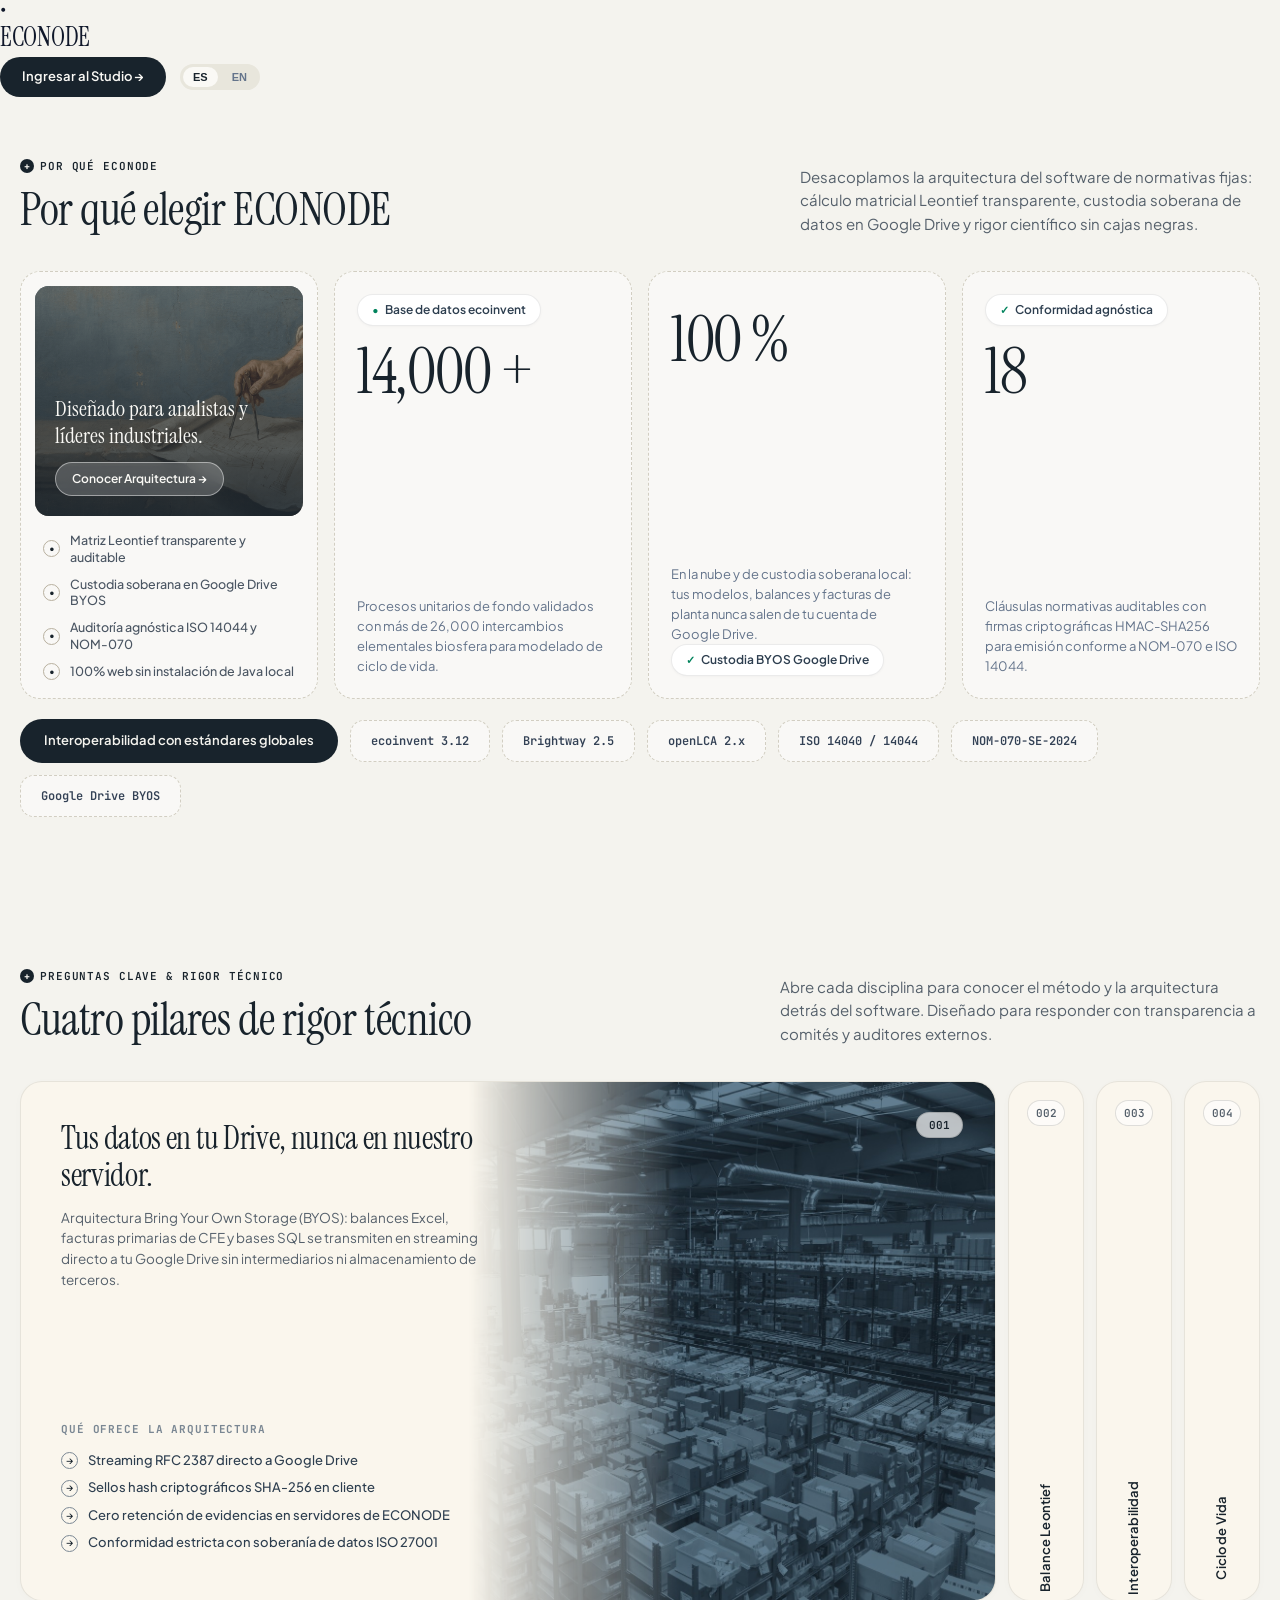
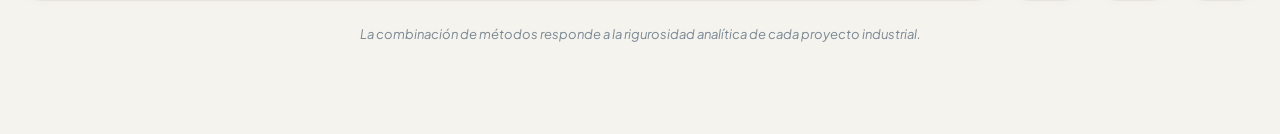
<file: public/preview_bento.html>
<!DOCTYPE html>
<html lang="es">
<head>
  <meta charset="UTF-8">
  <meta name="viewport" content="width=device-width, initial-scale=1.0">
  <title>Preview Bento &amp; Acorde&oacute;n &mdash; ECONODE</title>
  <link rel="preconnect" href="https://fonts.googleapis.com">
  <link rel="preconnect" href="https://fonts.gstatic.com" crossorigin>
  <link href="https://fonts.googleapis.com/css2?family=Instrument+Serif:ital@0;1&family=JetBrains+Mono:wght@400;500;600;700&family=Plus+Jakarta+Sans:wght@400;500;600;700;800&display=swap" rel="stylesheet">
  <link rel="stylesheet" href="css/styles.css?v=20261030_bento_acc_v1">
  <style>
    body {
      background: #F4F3EE;
      margin: 0;
      padding: 0;
      font-family: 'Plus Jakarta Sans', -apple-system, BlinkMacSystemFont, sans-serif;
    }
  </style>
</head>
<body>
  <!-- Top Navbar -->
  <header class="home-top-nav">
    <div class="home-brand">
      <div class="brand-logo-mark">&bull;</div>
      <span class="brand-logo-text" style="font-family:'Instrument Serif', Georgia, serif; font-size: 26px; font-weight: 400; letter-spacing: -0.01em;">ECONODE</span>
    </div>
    <div style="display: flex; align-items: center; gap: 14px;">
      <a href="/#viewStudio" class="btn-top-studio" style="padding: 10px 22px; font-size: 13px; font-weight: 600; background: #18232C; color: #FAF9F5; border-radius: 999px; text-decoration: none; display: inline-flex; align-items: center; gap: 6px;">
        Ingresar al Studio &rarr;
      </a>
      <div class="lang-switch-pills" style="display: flex; gap: 4px; background: #E8E6DC; padding: 3px; border-radius: 999px;">
        <button class="lang-pill active" style="padding: 4px 10px; font-size: 11px; font-weight: 700; border-radius: 999px; border: none; background: #FAF9F5; color: #18232C;">ES</button>
        <button class="lang-pill" style="padding: 4px 10px; font-size: 11px; font-weight: 700; border-radius: 999px; border: none; background: transparent; color: #64748B;">EN</button>
      </div>
    </div>
  </header>

  <!-- PALLADIO BENTO SECTION: POR QUE ELEGIR ECONODE -->
    <section class="palladio-bento-wrapper" id="homeArchitecture">
      <div class="palladio-bento-container">
        <!-- Header -->
        <div class="palladio-bento-header">
          <div>
            <div class="palladio-bento-tag">
              <span class="tag-dot">+</span> POR QU&Eacute; ECONODE
            </div>
            <h2 class="palladio-bento-title">Por qu&eacute; elegir ECONODE</h2>
          </div>
          <div>
            <p class="palladio-bento-lead">
              Desacoplamos la arquitectura del software de normativas fijas: c&aacute;lculo matricial Leontief transparente, custodia soberana de datos en Google Drive y rigor cient&iacute;fico sin cajas negras.
            </p>
          </div>
        </div>

        <!-- 4-Column Bento Grid -->
        <div class="palladio-bento-grid">
          <!-- Col 1: Visual Card with Historical Blueprint Drawing + Checklist -->
          <div class="bento-card-palladio bento-card-art">
            <div class="bento-art-inner">
              <img src="images/bento_compass_drawing.png" alt="Ingenier&iacute;a de precisi&oacute;n" class="bento-art-img">
              <div class="bento-art-overlay"></div>
              <h3 class="bento-art-title">Dise&ntilde;ado para analistas y l&iacute;deres industriales.</h3>
              <a href="#viewStudio" class="bento-art-btn">Conocer Arquitectura &rarr;</a>
            </div>
            <div class="bento-checklist">
              <div class="bento-check-row">
                <span class="bento-check-icon">&bull;</span>
                <span>Matriz Leontief transparente y auditable</span>
              </div>
              <div class="bento-check-row">
                <span class="bento-check-icon">&bull;</span>
                <span>Custodia soberana en Google Drive BYOS</span>
              </div>
              <div class="bento-check-row">
                <span class="bento-check-icon">&bull;</span>
                <span>Auditor&iacute;a agn&oacute;stica ISO 14044 y NOM-070</span>
              </div>
              <div class="bento-check-row">
                <span class="bento-check-icon">&bull;</span>
                <span>100% web sin instalaci&oacute;n de Java local</span>
              </div>
            </div>
          </div>

          <!-- Col 2: ecoinvent Stat -->
          <div class="bento-card-palladio">
            <div>
              <div class="bento-stat-pill">
                <span class="bento-pill-sym">&bull;</span> Base de datos ecoinvent
              </div>
              <div class="bento-stat-num">14,000 +</div>
            </div>
            <div>
              <p class="bento-stat-desc">
                Procesos unitarios de fondo validados con m&aacute;s de 26,000 intercambios elementales biosfera para modelado de ciclo de vida.
              </p>
            </div>
          </div>

          <!-- Col 3: Cloud & Sovereignty Stat -->
          <div class="bento-card-palladio">
            <div>
              <div class="bento-stat-num" style="margin-top: 0;">100 %</div>
            </div>
            <div>
              <p class="bento-stat-desc" style="margin-bottom: 20px;">
                En la nube y de custodia soberana local: tus modelos, balances y facturas de planta nunca salen de tu cuenta de Google Drive.
              </p>
              <div class="bento-stat-pill">
                <span class="bento-pill-sym">&check;</span> Custodia BYOS Google Drive
              </div>
            </div>
          </div>

          <!-- Col 4: International Compliance Stat -->
          <div class="bento-card-palladio">
            <div>
              <div class="bento-stat-pill">
                <span class="bento-pill-sym">&check;</span> Conformidad agn&oacute;stica
              </div>
              <div class="bento-stat-num">18</div>
            </div>
            <div>
              <p class="bento-stat-desc">
                Cl&aacute;usulas normativas auditables con firmas criptogr&aacute;ficas HMAC-SHA256 para emisi&oacute;n conforme a NOM-070 e ISO 14044.
              </p>
            </div>
          </div>
        </div>

        <!-- Bottom Logo Ribbon -->
        <div class="palladio-logo-ribbon">
          <div class="logo-ribbon-pill-dark">
            <span>Interoperabilidad con est&aacute;ndares globales</span>
          </div>
          <div class="logo-ribbon-item">ecoinvent 3.12</div>
          <div class="logo-ribbon-item">Brightway 2.5</div>
          <div class="logo-ribbon-item">openLCA 2.x</div>
          <div class="logo-ribbon-item">ISO 14040 / 14044</div>
          <div class="logo-ribbon-item">NOM-070-SE-2024</div>
          <div class="logo-ribbon-item">Google Drive BYOS</div>
        </div>
      </div>
    </section>

    

    <!-- PALLADIO ACCORDION: CUATRO PILARES DE RIGOR TECNICO (FAQ) -->
    <section class="palladio-accordion-wrapper" id="homeFaq">
      <div class="palladio-accordion-container">
        <!-- Header -->
        <div class="palladio-acc-header">
          <div>
            <div class="palladio-acc-tag">
              <span class="tag-dot">+</span> PREGUNTAS CLAVE &amp; RIGOR T&Eacute;CNICO
            </div>
            <h2 class="palladio-acc-title">Cuatro pilares de rigor t&eacute;cnico</h2>
          </div>
          <div>
            <p class="palladio-acc-lead">
              Abre cada disciplina para conocer el m&eacute;todo y la arquitectura detr&aacute;s del software. Dise&ntilde;ado para responder con transparencia a comit&eacute;s y auditores externos.
            </p>
          </div>
        </div>

        <!-- The 4 Horizontal Accordion Cards -->
        <div class="palladio-acc-deck" id="accordionDeck">

          <!-- CARD 001: SOBERAN?A BYOS (Active by default) -->
          <div class="palladio-acc-card active" data-index="1" onclick="openFaqCard(this)">
            <div class="palladio-acc-rail">
              <div class="palladio-acc-rail-num">001</div>
              <div class="palladio-acc-rail-label-box">
                <span class="palladio-acc-rail-label">Soberan&iacute;a BYOS</span>
              </div>
            </div>
            <div class="palladio-acc-open-content">
              <div class="palladio-acc-open-num-pill">001</div>
              <div class="palladio-acc-text-col">
                <div>
                  <h3 class="palladio-acc-card-title">Tus datos en tu Drive, nunca en nuestro servidor.</h3>
                  <p class="palladio-acc-card-desc">
                    Arquitectura Bring Your Own Storage (BYOS): balances Excel, facturas primarias de CFE y bases SQL se transmiten en streaming directo a tu Google Drive sin intermediarios ni almacenamiento de terceros.
                  </p>
                </div>
                <div class="palladio-acc-offers-section">
                  <div class="palladio-acc-offers-label">QU&Eacute; OFRECE LA ARQUITECTURA</div>
                  <div class="palladio-acc-offer-item">
                    <span class="palladio-acc-offer-bullet">&rarr;</span>
                    <span>Streaming RFC 2387 directo a Google Drive</span>
                  </div>
                  <div class="palladio-acc-offer-item">
                    <span class="palladio-acc-offer-bullet">&rarr;</span>
                    <span>Sellos hash criptogr&aacute;ficos SHA-256 en cliente</span>
                  </div>
                  <div class="palladio-acc-offer-item">
                    <span class="palladio-acc-offer-bullet">&rarr;</span>
                    <span>Cero retenci&oacute;n de evidencias en servidores de ECONODE</span>
                  </div>
                  <div class="palladio-acc-offer-item">
                    <span class="palladio-acc-offer-bullet">&rarr;</span>
                    <span>Conformidad estricta con soberan&iacute;a de datos ISO 27001</span>
                  </div>
                </div>
              </div>
              <div class="palladio-acc-art-col">
                <img src="images/candidates/slate/cand_12_slate.jpg" alt="Custodia Soberana" class="palladio-acc-art-img">
              </div>
            </div>
          </div>

          <!-- CARD 002: BALANCE MATRICIAL LEONTIEF -->
          <div class="palladio-acc-card" data-index="2" onclick="openFaqCard(this)">
            <div class="palladio-acc-rail">
              <div class="palladio-acc-rail-num">002</div>
              <div class="palladio-acc-rail-label-box">
                <span class="palladio-acc-rail-label">Balance Leontief</span>
              </div>
            </div>
            <div class="palladio-acc-open-content">
              <div class="palladio-acc-open-num-pill">002</div>
              <div class="palladio-acc-text-col">
                <div>
                  <h3 class="palladio-acc-card-title">C&aacute;lculo matricial exacto con balance de masa &lt; 0.01%.</h3>
                  <p class="palladio-acc-card-desc">
                    Resoluci&oacute;n del sistema tecnol&oacute;gico A e intervenciones de biosfera B en milisegundos directamente en la nube. Trazabilidad completa de flujos elementales sin aproximaciones heur&iacute;sticas.
                  </p>
                </div>
                <div class="palladio-acc-offers-section">
                  <div class="palladio-acc-offers-label">CAPACIDADES DE C&Aacute;LCULO</div>
                  <div class="palladio-acc-offer-item">
                    <span class="palladio-acc-offer-bullet">&rarr;</span>
                    <span>Inversi&oacute;n matricial tecnol&oacute;gica s = A&#8315;&sup1; &middot; f</span>
                  </div>
                  <div class="palladio-acc-offer-item">
                    <span class="palladio-acc-offer-bullet">&rarr;</span>
                    <span>C&aacute;lculo de inventario de ciclo de vida g = B &middot; s</span>
                  </div>
                  <div class="palladio-acc-offer-item">
                    <span class="palladio-acc-offer-bullet">&rarr;</span>
                    <span>Caracterizaci&oacute;n de impacto CML, ReCiPe e IPCC</span>
                  </div>
                  <div class="palladio-acc-offer-item">
                    <span class="palladio-acc-offer-bullet">&rarr;</span>
                    <span>Tiempo de respuesta de c&oacute;mputo inferior a 50 ms</span>
                  </div>
                </div>
              </div>
              <div class="palladio-acc-art-col">
                <img src="images/candidates/slate/cand_18_slate.jpg" alt="Balance Matricial" class="palladio-acc-art-img">
              </div>
            </div>
          </div>

          <!-- CARD 003: INTEROPERABILIDAD UNIVERSAL -->
          <div class="palladio-acc-card" data-index="3" onclick="openFaqCard(this)">
            <div class="palladio-acc-rail">
              <div class="palladio-acc-rail-num">003</div>
              <div class="palladio-acc-rail-label-box">
                <span class="palladio-acc-rail-label">Interoperabilidad</span>
              </div>
            </div>
            <div class="palladio-acc-open-content">
              <div class="palladio-acc-open-num-pill">003</div>
              <div class="palladio-acc-text-col">
                <div>
                  <h3 class="palladio-acc-card-title">Compatible con openLCA, Brightway y ecoinvent 3.12.</h3>
                  <p class="palladio-acc-card-desc">
                    Exportaci&oacute;n e importaci&oacute;n en esquemas abiertos sin ataduras propietarias. Generaci&oacute;n de paquetes JSON-LD v2 deterministas, matrices NumPy y expedientes ILCD XML auditables.
                  </p>
                </div>
                <div class="palladio-acc-offers-section">
                  <div class="palladio-acc-offers-label">EST&Aacute;NDARES SOPORTADOS</div>
                  <div class="palladio-acc-offer-item">
                    <span class="palladio-acc-offer-bullet">&rarr;</span>
                    <span>Esquema nativo openLCA JSON-LD v2 (olca-schema)</span>
                  </div>
                  <div class="palladio-acc-offer-item">
                    <span class="palladio-acc-offer-bullet">&rarr;</span>
                    <span>Cat&aacute;logo oficial de 26,533 procesos ecoinvent 3.12</span>
                  </div>
                  <div class="palladio-acc-offer-item">
                    <span class="palladio-acc-offer-bullet">&rarr;</span>
                    <span>Integraci&oacute;n matricial con Brightway 2.5</span>
                  </div>
                  <div class="palladio-acc-offer-item">
                    <span class="palladio-acc-offer-bullet">&rarr;</span>
                    <span>Exportaci&oacute;n certificable ILCD XML y SimaPro CSV</span>
                  </div>
                </div>
              </div>
              <div class="palladio-acc-art-col">
                <img src="images/candidates/slate/cand_02_slate.jpg" alt="Interoperabilidad Universal" class="palladio-acc-art-img">
              </div>
            </div>
          </div>

          <!-- CARD 004: CICLO DE VIDA INDUSTRIAL -->
          <div class="palladio-acc-card" data-index="4" onclick="openFaqCard(this)">
            <div class="palladio-acc-rail">
              <div class="palladio-acc-rail-num">004</div>
              <div class="palladio-acc-rail-label-box">
                <span class="palladio-acc-rail-label">Ciclo de Vida</span>
              </div>
            </div>
            <div class="palladio-acc-open-content">
              <div class="palladio-acc-open-num-pill">004</div>
              <div class="palladio-acc-text-col">
                <div>
                  <h3 class="palladio-acc-card-title">Modelado nodal para manufactura y energ&iacute;a.</h3>
                  <p class="palladio-acc-card-desc">
                    Dise&ntilde;ado para procesos industriales complejos: inyecci&oacute;n de termopl&aacute;sticos, redes el&eacute;ctricas de alta tensi&oacute;n, generaci&oacute;n t&eacute;rmica y e&oacute;lica y cadenas de suministro intermodal.
                  </p>
                </div>
                <div class="palladio-acc-offers-section">
                  <div class="palladio-acc-offers-label">M&Oacute;DULOS DE PROCESO</div>
                  <div class="palladio-acc-offer-item">
                    <span class="palladio-acc-offer-bullet">&rarr;</span>
                    <span>Topolog&iacute;a nodal y &aacute;rbol de procesos en blanco</span>
                  </div>
                  <div class="palladio-acc-offer-item">
                    <span class="palladio-acc-offer-bullet">&rarr;</span>
                    <span>Asistente sem&aacute;ntico de flujos elementales</span>
                  </div>
                  <div class="palladio-acc-offer-item">
                    <span class="palladio-acc-offer-bullet">&rarr;</span>
                    <span>Modelado &lsquo;cradle-to-gate&rsquo; y &lsquo;cradle-to-grave&rsquo;</span>
                  </div>
                  <div class="palladio-acc-offer-item">
                    <span class="palladio-acc-offer-bullet">&rarr;</span>
                    <span>Balances de masa estequiom&eacute;tricos multi-escala</span>
                  </div>
                </div>
              </div>
              <div class="palladio-acc-art-col">
                <img src="images/candidates/slate/cand_01_slate.jpg" alt="Ciclo de Vida Industrial" class="palladio-acc-art-img">
              </div>
            </div>
          </div>

        </div>

        <div class="palladio-acc-footnote">
          La combinaci&oacute;n de m&eacute;todos responde a la rigurosidad anal&iacute;tica de cada proyecto industrial.
        </div>
      </div>
    </section>

    

  <script>
    function openFaqCard(el) {
      if (el.classList.contains('active')) return;
      document.querySelectorAll('.palladio-acc-card').forEach(function(c) { c.classList.remove('active'); });
      el.classList.add('active');
    }
  </script>
</body>
</html>
</file>
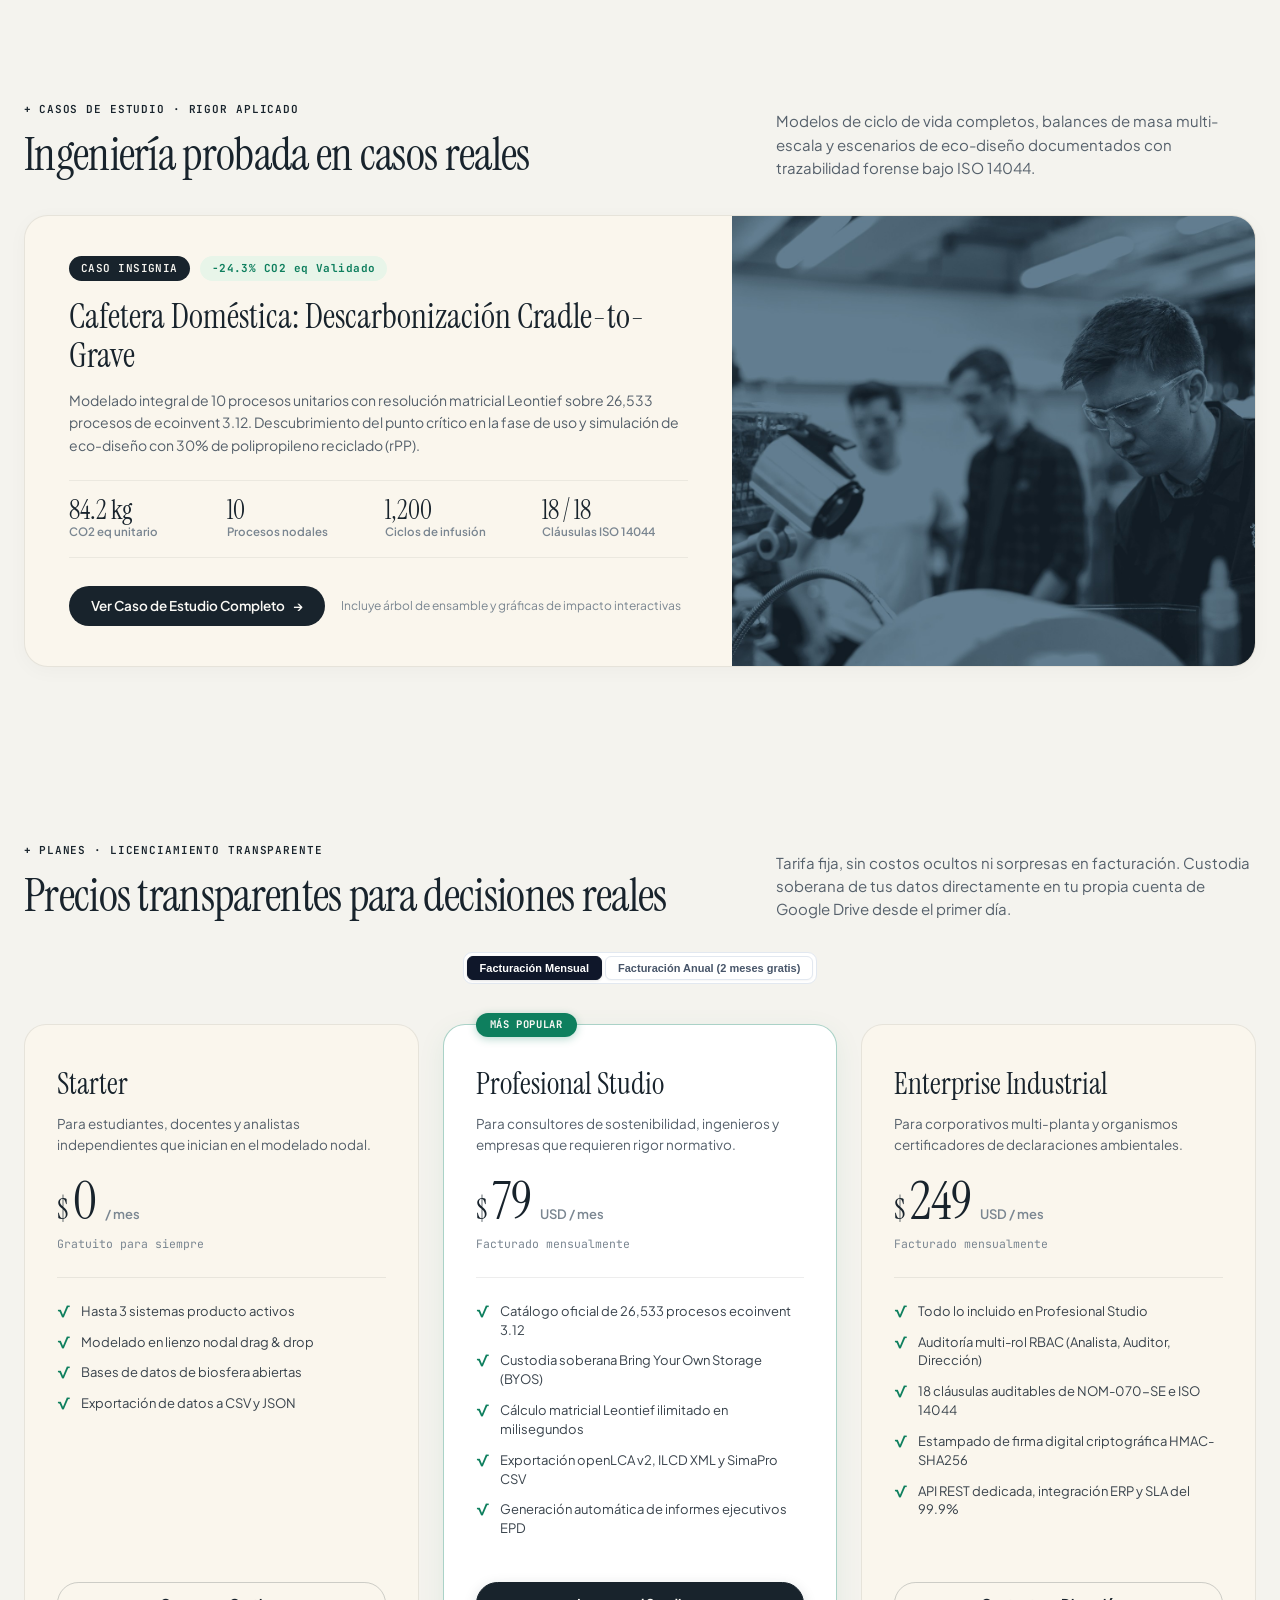
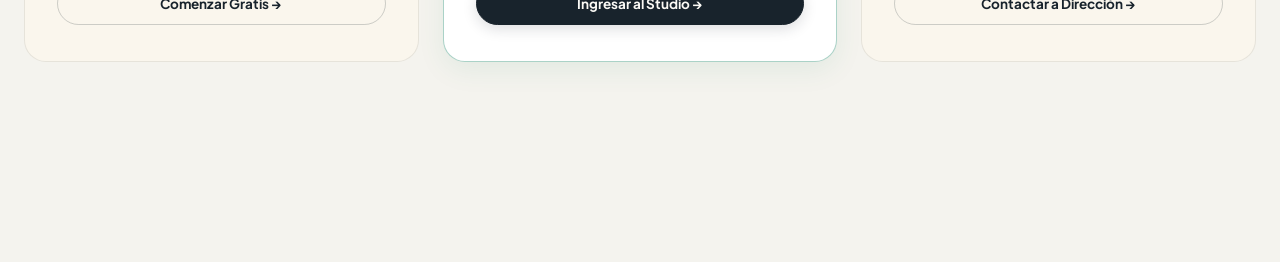
<file: public/preview_cases_and_pricing.html>
<!DOCTYPE html>
<html lang="es">
<head>
  <meta charset="UTF-8">
  <title>Preview Casos y Planes &mdash; ECONODE</title>
  <link href="https://fonts.googleapis.com/css2?family=Instrument+Serif:ital@0;1&amp;family=JetBrains+Mono:wght@400;500;600;700&amp;family=Plus+Jakarta+Sans:wght@400;500;600;700;800&amp;display=swap" rel="stylesheet">
  <link rel="stylesheet" href="css/styles.css">
  <style>
    body { background: #F4F3EE; padding: 20px 0 100px; font-family: 'Plus Jakarta Sans', sans-serif; }
  </style>
</head>
<body>

<!-- PALLADIO CASOS DE ESTUDIO (#homeCases) -->
    <section class="palladio-cases-wrapper" id="homeCases">
      <div class="palladio-cases-container">
        <!-- Header -->
        <div class="palladio-cases-header">
          <div>
            <div class="palladio-cases-tag">
              <span class="tag-dot">+</span> CASOS DE ESTUDIO &middot; RIGOR APLICADO
            </div>
            <h2 class="palladio-cases-title">Ingenier&iacute;a probada en casos reales</h2>
          </div>
          <div>
            <p class="palladio-cases-lead">
              Modelos de ciclo de vida completos, balances de masa multi-escala y escenarios de eco-dise&ntilde;o documentados con trazabilidad forense bajo ISO 14044.
            </p>
          </div>
        </div>

        <!-- Featured Case Hero Card: Cafetera Domestica -->
        <div class="palladio-featured-case-card">
          <div class="palladio-featured-case-content">
            <div class="palladio-case-badge-row">
              <span class="palladio-case-pill-dark">Caso Insignia</span>
              <span class="palladio-case-pill-green">-24.3% CO2 eq Validado</span>
            </div>
            <h3 class="palladio-featured-case-title">
              Cafetera Dom&eacute;stica: Descarbonizaci&oacute;n Cradle-to-Grave
            </h3>
            <p class="palladio-featured-case-desc">
              Modelado integral de 10 procesos unitarios con resoluci&oacute;n matricial Leontief sobre 26,533 procesos de ecoinvent 3.12. Descubrimiento del punto cr&iacute;tico en la fase de uso y simulaci&oacute;n de eco-dise&ntilde;o con 30% de polipropileno reciclado (rPP).
            </p>
            <div class="palladio-featured-stats-row">
              <div class="palladio-feat-stat">
                <span class="stat-num">84.2 kg</span>
                <span class="stat-lbl">CO2 eq unitario</span>
              </div>
              <div class="palladio-feat-stat">
                <span class="stat-num">10</span>
                <span class="stat-lbl">Procesos nodales</span>
              </div>
              <div class="palladio-feat-stat">
                <span class="stat-num">1,200</span>
                <span class="stat-lbl">Ciclos de infusi&oacute;n</span>
              </div>
              <div class="palladio-feat-stat">
                <span class="stat-num">18 / 18</span>
                <span class="stat-lbl">Cl&aacute;usulas ISO 14044</span>
              </div>
            </div>
            <div class="palladio-featured-action-row">
              <a href="case_cafetera.html" class="palladio-btn-case-cta">
                <span>Ver Caso de Estudio Completo</span>
                <span class="btn-arrow">&rarr;</span>
              </a>
              <span class="palladio-case-hint">Incluye &aacute;rbol de ensamble y gr&aacute;ficas de impacto interactivas</span>
            </div>
          </div>
          <div class="palladio-featured-case-media">
            <img src="images/candidates/slate/cand_01_slate.jpg" alt="Manufactura de Cafetera" class="palladio-featured-case-img">
          </div>
        </div>

        </div>
    </section>

    

<!-- PALLADIO PLANES Y PRECIOS (#homePricing) -->
    <section class="palladio-pricing-wrapper" id="homePricing">
      <div class="palladio-pricing-container">
        <!-- Header -->
        <div class="palladio-pricing-header">
          <div>
            <div class="palladio-pricing-tag">
              <span class="tag-dot">+</span> PLANES &middot; LICENCIAMIENTO TRANSPARENTE
            </div>
            <h2 class="palladio-pricing-title">Precios transparentes para decisiones reales</h2>
          </div>
          <div>
            <p class="palladio-pricing-lead">
              Tarifa fija, sin costos ocultos ni sorpresas en facturaci&oacute;n. Custodia soberana de tus datos directamente en tu propia cuenta de Google Drive desde el primer d&iacute;a.
            </p>
          </div>
        </div>

        <!-- Apple Segmented Control Billing Toggle -->
        <div class="palladio-pricing-toggle-wrap">
          <div class="apple-segmented-control" role="tablist" aria-label="Periodo de facturación">
            <button class="segmented-btn active" id="btnBillMonthly" onclick="setHomeBilling('monthly')">Facturaci&oacute;n Mensual</button>
            <button class="segmented-btn" id="btnBillYearly" onclick="setHomeBilling('yearly')">Facturaci&oacute;n Anual (2 meses gratis)</button>
          </div>
        </div>

        <!-- 3 Plan Cards Grid -->
        <div class="palladio-pricing-grid">

          <!-- PLAN 1: STARTER -->
          <div class="palladio-plan-card">
            <div class="palladio-plan-header">
              <div class="palladio-plan-name">Starter</div>
              <p class="palladio-plan-desc">Para estudiantes, docentes y analistas independientes que inician en el modelado nodal.</p>
              <div class="palladio-plan-price-row">
                <span class="palladio-price-currency">$</span>
                <span class="palladio-price-amount" id="priceStarterVal">0</span>
                <span class="palladio-price-period">/ mes</span>
              </div>
              <div class="palladio-price-subtext">Gratuito para siempre</div>
            </div>
            <div class="palladio-plan-features">
              <div class="palladio-feature-item">
                <span class="feat-check">&radic;</span>
                <span>Hasta 3 sistemas producto activos</span>
              </div>
              <div class="palladio-feature-item">
                <span class="feat-check">&radic;</span>
                <span>Modelado en lienzo nodal drag &amp; drop</span>
              </div>
              <div class="palladio-feature-item">
                <span class="feat-check">&radic;</span>
                <span>Bases de datos de biosfera abiertas</span>
              </div>
              <div class="palladio-feature-item">
                <span class="feat-check">&radic;</span>
                <span>Exportaci&oacute;n de datos a CSV y JSON</span>
              </div>
            </div>
            <div class="palladio-plan-cta">
              <button class="palladio-plan-btn outline" onclick="window.EconodeApp && window.EconodeApp.showView('signup')">
                Comenzar Gratis &rarr;
              </button>
            </div>
          </div>

          <!-- PLAN 2: PROFESIONAL STUDIO (RECOMENDADO) -->
          <div class="palladio-plan-card featured">
            <div class="palladio-featured-pill">M&Aacute;S POPULAR</div>
            <div class="palladio-plan-header">
              <div class="palladio-plan-name">Profesional Studio</div>
              <p class="palladio-plan-desc">Para consultores de sostenibilidad, ingenieros y empresas que requieren rigor normativo.</p>
              <div class="palladio-plan-price-row">
                <span class="palladio-price-currency">$</span>
                <span class="palladio-price-amount" id="priceProVal">79</span>
                <span class="palladio-price-period">USD / mes</span>
              </div>
              <div class="palladio-price-subtext" id="subtextProVal">Facturado mensualmente</div>
            </div>
            <div class="palladio-plan-features">
              <div class="palladio-feature-item">
                <span class="feat-check">&radic;</span>
                <span>Cat&aacute;logo oficial de 26,533 procesos ecoinvent 3.12</span>
              </div>
              <div class="palladio-feature-item">
                <span class="feat-check">&radic;</span>
                <span>Custodia soberana Bring Your Own Storage (BYOS)</span>
              </div>
              <div class="palladio-feature-item">
                <span class="feat-check">&radic;</span>
                <span>C&aacute;lculo matricial Leontief ilimitado en milisegundos</span>
              </div>
              <div class="palladio-feature-item">
                <span class="feat-check">&radic;</span>
                <span>Exportaci&oacute;n openLCA v2, ILCD XML y SimaPro CSV</span>
              </div>
              <div class="palladio-feature-item">
                <span class="feat-check">&radic;</span>
                <span>Generaci&oacute;n autom&aacute;tica de informes ejecutivos EPD</span>
              </div>
            </div>
            <div class="palladio-plan-cta">
              <button class="palladio-plan-btn solid" onclick="window.EconodeApp && window.EconodeApp.showView('studio')">
                Ingresar al Studio &rarr;
              </button>
            </div>
          </div>

          <!-- PLAN 3: ENTERPRISE & AUDITORIA -->
          <div class="palladio-plan-card">
            <div class="palladio-plan-header">
              <div class="palladio-plan-name">Enterprise Industrial</div>
              <p class="palladio-plan-desc">Para corporativos multi-planta y organismos certificadores de declaraciones ambientales.</p>
              <div class="palladio-plan-price-row">
                <span class="palladio-price-currency">$</span>
                <span class="palladio-price-amount" id="priceEntVal">249</span>
                <span class="palladio-price-period">USD / mes</span>
              </div>
              <div class="palladio-price-subtext" id="subtextEntVal">Facturado mensualmente</div>
            </div>
            <div class="palladio-plan-features">
              <div class="palladio-feature-item">
                <span class="feat-check">&radic;</span>
                <span>Todo lo incluido en Profesional Studio</span>
              </div>
              <div class="palladio-feature-item">
                <span class="feat-check">&radic;</span>
                <span>Auditor&iacute;a multi-rol RBAC (Analista, Auditor, Direcci&oacute;n)</span>
              </div>
              <div class="palladio-feature-item">
                <span class="feat-check">&radic;</span>
                <span>18 cl&aacute;usulas auditables de NOM-070-SE e ISO 14044</span>
              </div>
              <div class="palladio-feature-item">
                <span class="feat-check">&radic;</span>
                <span>Estampado de firma digital criptogr&aacute;fica HMAC-SHA256</span>
              </div>
              <div class="palladio-feature-item">
                <span class="feat-check">&radic;</span>
                <span>API REST dedicada, integraci&oacute;n ERP y SLA del 99.9%</span>
              </div>
            </div>
            <div class="palladio-plan-cta">
              <button class="palladio-plan-btn outline" onclick="window.location.href='mailto:contacto@econode.io?subject=Informacion%20Plan%20Enterprise'">
                Contactar a Direcci&oacute;n &rarr;
              </button>
            </div>
          </div>

        </div>
      </div>
    </section>

    

<script>
function setHomeBilling(type) {
  var btnM = document.getElementById('btnBillMonthly');
  var btnY = document.getElementById('btnBillYearly');
  var pPro = document.getElementById('priceProVal');
  var sPro = document.getElementById('subtextProVal');
  var pEnt = document.getElementById('priceEntVal');
  var sEnt = document.getElementById('subtextEntVal');
  
  if (type === 'yearly') {
    if (btnM) btnM.classList.remove('active');
    if (btnY) btnY.classList.add('active');
    if (pPro) pPro.textContent = '65';
    if (sPro) sPro.textContent = 'Facturado anualmente ($780/año - ahorras $168)';
    if (pEnt) pEnt.textContent = '199';
    if (sEnt) sEnt.textContent = 'Facturado anualmente ($2,388/año - ahorras $600)';
  } else {
    if (btnY) btnY.classList.remove('active');
    if (btnM) btnM.classList.add('active');
    if (pPro) pPro.textContent = '79';
    if (sPro) sPro.textContent = 'Facturado mensualmente';
    if (pEnt) pEnt.textContent = '249';
    if (sEnt) sEnt.textContent = 'Facturado mensualmente';
  }
}
</script>
</body>
</html>
</file>
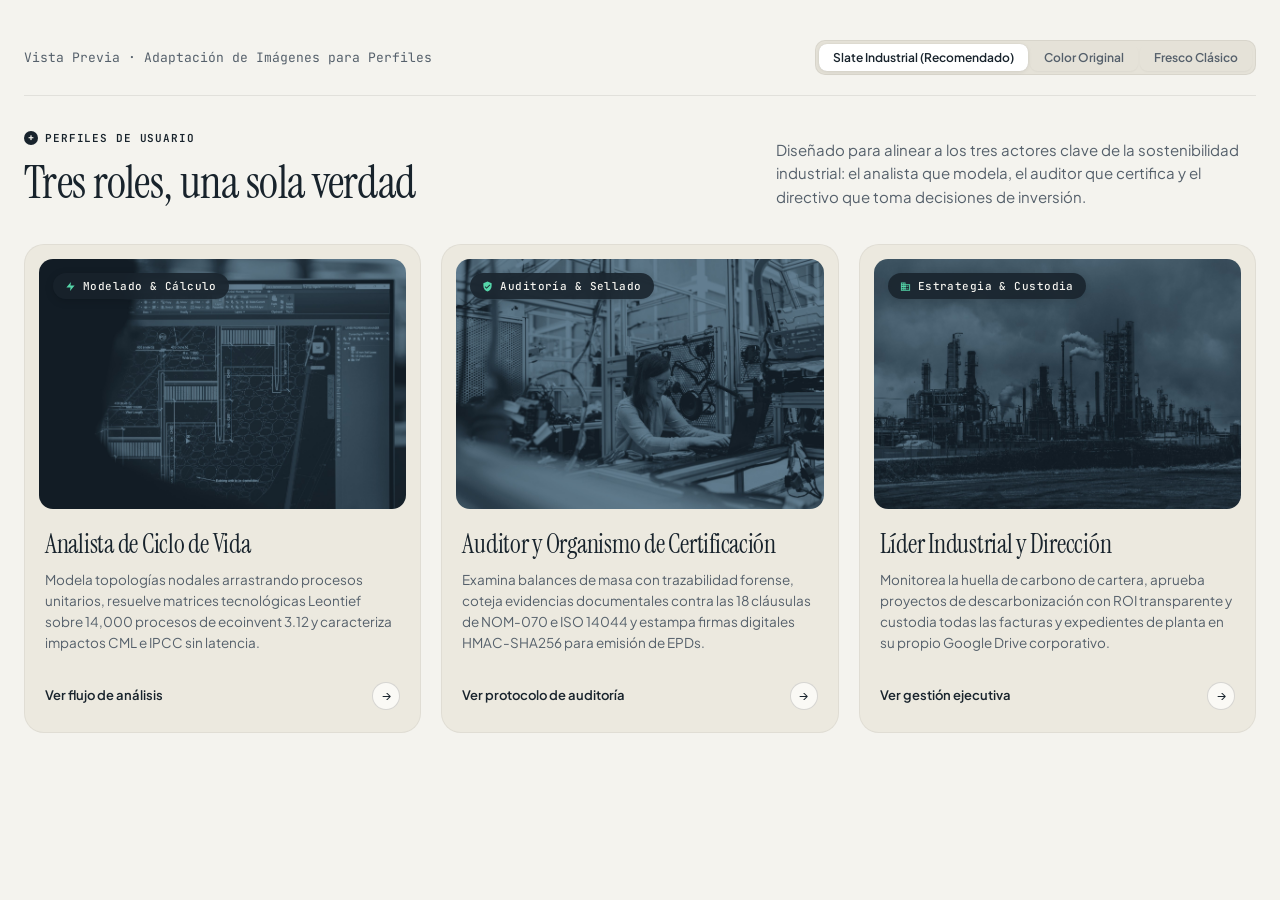
<file: public/preview_profiles.html>
<!DOCTYPE html>
<html lang="es">
<head>
  <meta charset="UTF-8">
  <meta name="viewport" content="width=device-width, initial-scale=1.0">
  <title>Preview 3 Perfiles de Usuario &mdash; ECONODE</title>
  <link rel="preconnect" href="https://fonts.googleapis.com">
  <link rel="preconnect" href="https://fonts.gstatic.com" crossorigin>
  <link href="https://fonts.googleapis.com/css2?family=Instrument+Serif:ital@0;1&family=JetBrains+Mono:wght@400;500;600;700&family=Plus+Jakarta+Sans:wght@400;500;600;700;800&display=swap" rel="stylesheet">
  <link rel="stylesheet" href="css/styles.css">
  <style>
    * { box-sizing: border-box; margin: 0; padding: 0; }
    body {
      background: #F4F3EE;
      color: #18232C;
      font-family: 'Plus Jakarta Sans', -apple-system, BlinkMacSystemFont, sans-serif;
      padding: 40px 24px 100px;
    }

    .preview-toolbar {
      max-width: 1360px;
      margin: 0 auto 32px auto;
      display: flex;
      justify-content: space-between;
      align-items: center;
      flex-wrap: wrap;
      gap: 16px;
      padding-bottom: 20px;
      border-bottom: 1px solid rgba(0, 0, 0, 0.08);
    }

    .preview-info {
      font-size: 13px;
      color: #55606B;
      font-family: 'JetBrains Mono', monospace;
    }

    /* Apple Segmented Control */
    .apple-segmented-control {
      display: inline-flex;
      background: #E5E2D8;
      padding: 3px;
      border-radius: 10px;
      border: 1px solid rgba(0, 0, 0, 0.06);
      gap: 2px;
    }

    .segmented-btn {
      border: none;
      background: transparent;
      padding: 6px 14px;
      font-size: 12px;
      font-weight: 600;
      font-family: 'Plus Jakarta Sans', sans-serif;
      color: #55606B;
      border-radius: 8px;
      cursor: pointer;
      transition: all 0.2s cubic-bezier(0.16, 1, 0.3, 1);
      user-select: none;
    }

    .segmented-btn:hover:not(.active) {
      color: #18232C;
    }

    .segmented-btn.active {
      background: #FFFFFF;
      color: #18232C;
      box-shadow: 0 1px 4px rgba(0, 0, 0, 0.08), 0 0 1px rgba(0, 0, 0, 0.12);
    }

    .segmented-btn:active {
      transform: scale(0.97);
    }
  </style>
</head>
<body>

  <!-- Controls Toolbar -->
  <div class="preview-toolbar">
    <div class="preview-info">
      <span>Vista Previa &middot; Adaptaci&oacute;n de Im&aacute;genes para Perfiles</span>
    </div>
    <div class="apple-segmented-control" role="tablist" aria-label="Variantes de imagen">
      <button class="segmented-btn active" id="btnSlate" onclick="setVariant('slate')">Slate Industrial (Recomendado)</button>
      <button class="segmented-btn" id="btnColor" onclick="setVariant('color')">Color Original</button>
      <button class="segmented-btn" id="btnFresco" onclick="setVariant('fresco')">Fresco Cl&aacute;sico</button>
    </div>
  </div>

  <section class="palladio-profiles-wrapper" style="padding: 0;">
    <div class="palladio-profiles-container">
      <!-- Header -->
      <div class="palladio-profiles-header">
        <div>
          <div class="palladio-profiles-tag">
            <span class="tag-dot">+</span> PERFILES DE USUARIO
          </div>
          <h2 class="palladio-profiles-title">Tres roles, una sola verdad</h2>
        </div>
        <div>
          <p class="palladio-profiles-lead">
            Dise&ntilde;ado para alinear a los tres actores clave de la sostenibilidad industrial: el analista que modela, el auditor que certifica y el directivo que toma decisiones de inversi&oacute;n.
          </p>
        </div>
      </div>

      <!-- 3 Profiles Grid (Palladio Style) -->
      <div class="palladio-profiles-grid">

        <!-- PROFILE 1: ANALISTA DE CICLO DE VIDA -->
        <a href="#viewStudio" class="palladio-profile-card">
          <div class="palladio-profile-thumb-wrap">
            <img id="imgCard1" src="images/candidates/slate/cand_18_slate.jpg" alt="Analista de Ciclo de Vida" class="palladio-profile-thumb">
            <div class="palladio-profile-badge">
              <svg viewBox="0 0 24 24"><path d="M13 2L3 14h9l-1 8 10-12h-9l1-8z"/></svg>
              Modelado &amp; C&aacute;lculo
            </div>
          </div>
          <div class="palladio-profile-body">
            <div>
              <h3 class="palladio-profile-name">Analista de Ciclo de Vida</h3>
              <p class="palladio-profile-desc">
                Modela topolog&iacute;as nodales arrastrando procesos unitarios, resuelve matrices tecnol&oacute;gicas Leontief sobre 14,000 procesos de ecoinvent 3.12 y caracteriza impactos CML e IPCC sin latencia.
              </p>
            </div>
            <div class="palladio-profile-footer">
              <span class="palladio-profile-action-lbl">Ver flujo de an&aacute;lisis</span>
              <div class="palladio-profile-circle-btn">&rarr;</div>
            </div>
          </div>
        </a>

        <!-- PROFILE 2: AUDITOR NORMATIVO & CERTIFICADOR -->
        <a href="#viewStudio" class="palladio-profile-card">
          <div class="palladio-profile-thumb-wrap">
            <img id="imgCard2" src="images/candidates/slate/cand_17_slate.jpg" alt="Auditor Normativo" class="palladio-profile-thumb">
            <div class="palladio-profile-badge">
              <svg viewBox="0 0 24 24"><path d="M12 1L3 5v6c0 5.55 3.84 10.74 9 12 5.16-1.26 9-6.45 9-12V5l-9-4zm-2 16l-4-4 1.41-1.41L10 14.17l6.59-6.59L18 9l-8 8z"/></svg>
              Auditor&iacute;a &amp; Sellado
            </div>
          </div>
          <div class="palladio-profile-body">
            <div>
              <h3 class="palladio-profile-name">Auditor y Organismo de Certificaci&oacute;n</h3>
              <p class="palladio-profile-desc">
                Examina balances de masa con trazabilidad forense, coteja evidencias documentales contra las 18 cl&aacute;usulas de NOM-070 e ISO 14044 y estampa firmas digitales HMAC-SHA256 para emisi&oacute;n de EPDs.
              </p>
            </div>
            <div class="palladio-profile-footer">
              <span class="palladio-profile-action-lbl">Ver protocolo de auditor&iacute;a</span>
              <div class="palladio-profile-circle-btn">&rarr;</div>
            </div>
          </div>
        </a>

        <!-- PROFILE 3: LIDER INDUSTRIAL & DIRECCION -->
        <a href="#viewStudio" class="palladio-profile-card">
          <div class="palladio-profile-thumb-wrap">
            <img id="imgCard3" src="images/candidates/slate/cand_21_slate.jpg" alt="L&iacute;der Industrial" class="palladio-profile-thumb">
            <div class="palladio-profile-badge">
              <svg viewBox="0 0 24 24"><path d="M12 7V3H2v18h20V7H12zM6 19H4v-2h2v2zm0-4H4v-2h2v2zm0-4H4V9h2v2zm0-4H4V5h2v2zm4 12H8v-2h2v2zm0-4H8v-2h2v2zm0-4H8V9h2v2zm0-4H8V5h2v2zm10 12h-8v-2h2v-2h-2v-2h2v-2h-2V9h8v10zm-2-8h-2v2h2v-2zm0 4h-2v2h2v-2z"/></svg>
              Estrategia &amp; Custodia
            </div>
          </div>
          <div class="palladio-profile-body">
            <div>
              <h3 class="palladio-profile-name">L&iacute;der Industrial y Direcci&oacute;n</h3>
              <p class="palladio-profile-desc">
                Monitorea la huella de carbono de cartera, aprueba proyectos de descarbonizaci&oacute;n con ROI transparente y custodia todas las facturas y expedientes de planta en su propio Google Drive corporativo.
              </p>
            </div>
            <div class="palladio-profile-footer">
              <span class="palladio-profile-action-lbl">Ver gesti&oacute;n ejecutiva</span>
              <div class="palladio-profile-circle-btn">&rarr;</div>
            </div>
          </div>
        </a>

      </div>
    </div>
  </section>

  <script>
    const variants = {
      slate: {
        card1: 'images/candidates/slate/cand_18_slate.jpg',
        card2: 'images/candidates/slate/cand_17_slate.jpg',
        card3: 'images/candidates/slate/cand_21_slate.jpg'
      },
      color: {
        card1: 'images/candidates/cand_18.jpg',
        card2: 'images/candidates/cand_17.jpg',
        card3: 'images/candidates/cand_21.jpg'
      },
      fresco: {
        card1: 'images/case_studies/thumbs/small_01_watermill.jpg',
        card2: 'images/case_studies/thumbs/small_04_press.jpg',
        card3: 'images/case_studies/thumbs/small_02_architecture.jpg'
      }
    };

    function setVariant(type) {
      document.querySelectorAll('.segmented-btn').forEach(b => b.classList.remove('active'));
      if (type === 'slate') document.getElementById('btnSlate').classList.add('active');
      if (type === 'color') document.getElementById('btnColor').classList.add('active');
      if (type === 'fresco') document.getElementById('btnFresco').classList.add('active');

      const v = variants[type];
      document.getElementById('imgCard1').src = v.card1;
      document.getElementById('imgCard2').src = v.card2;
      document.getElementById('imgCard3').src = v.card3;
    }
  </script>
</body>
</html>
</file>
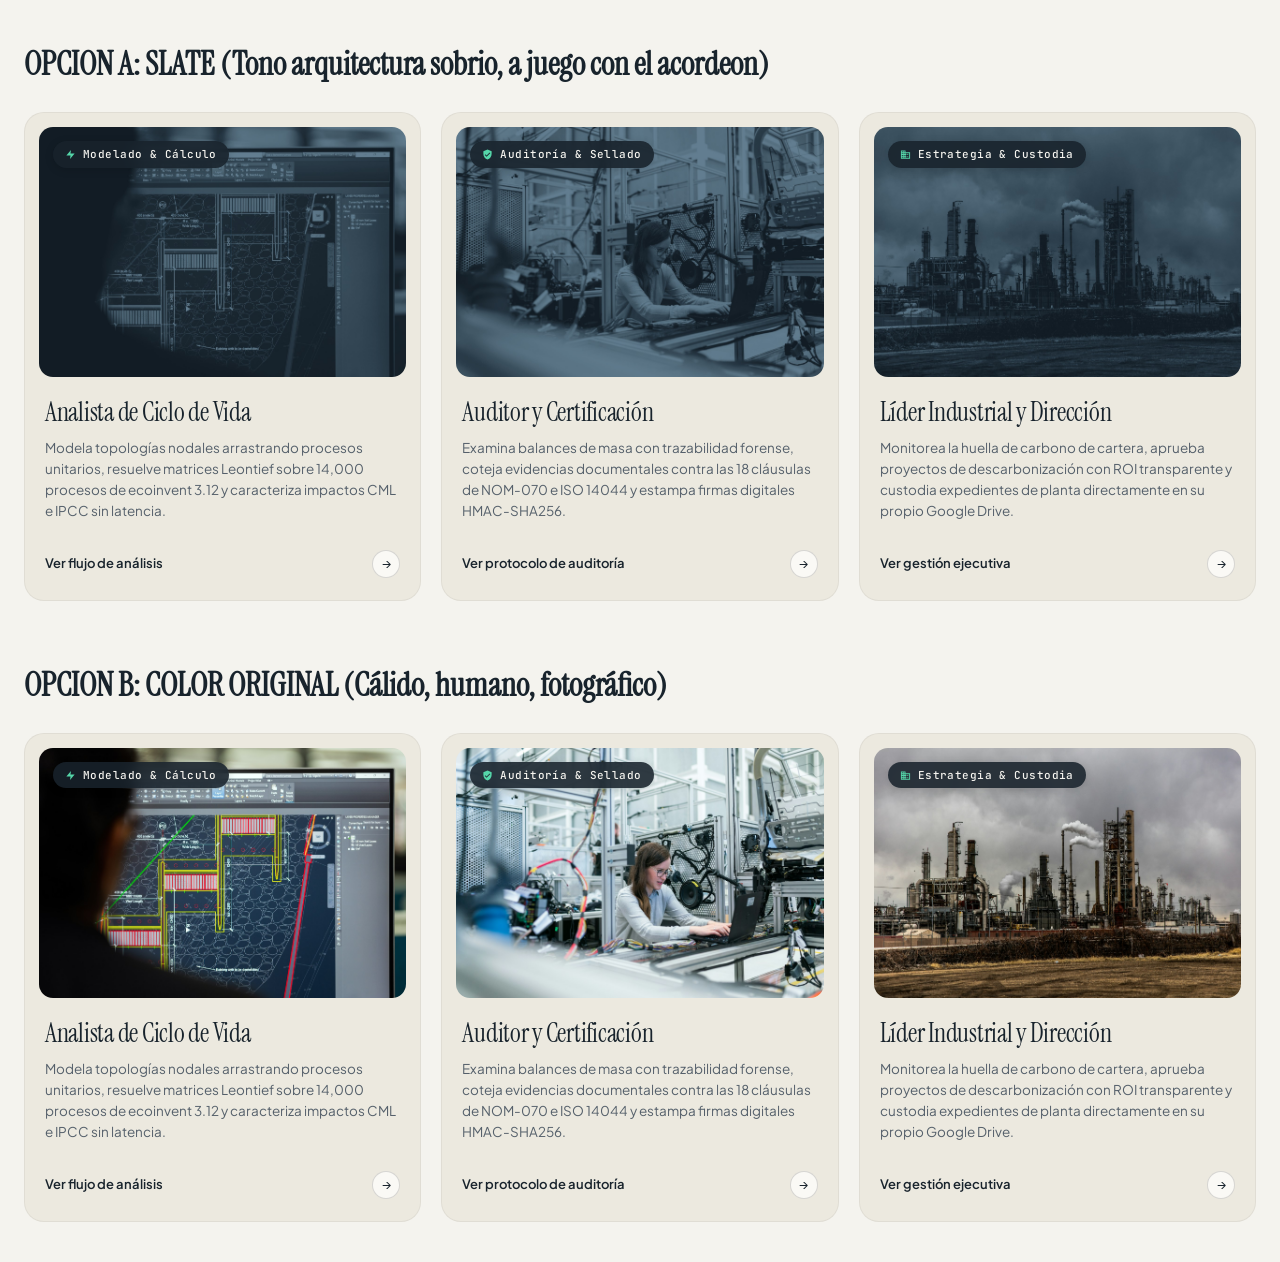
<file: public/preview_profiles_test.html>
<!DOCTYPE html>
<html lang="es">
<head>
  <meta charset="UTF-8">
  <title>Comparativa Perfiles</title>
  <link href="https://fonts.googleapis.com/css2?family=Instrument+Serif:ital@0;1&amp;family=JetBrains+Mono:wght@400;500;600;700&amp;family=Plus+Jakarta+Sans:wght@400;500;600;700;800&amp;display=swap" rel="stylesheet">
  <link rel="stylesheet" href="css/styles.css">
  <style>
    body { background: #F4F3EE; padding: 40px 24px; font-family: 'Plus Jakarta Sans', sans-serif; }
    h1 { font-family: 'Instrument Serif'; font-size: 32px; margin-bottom: 24px; color: #18232C; }
  </style>
</head>
<body>

  <h1>OPCION A: SLATE (Tono arquitectura sobrio, a juego con el acordeon)</h1>
  <div class="palladio-profiles-grid" style="margin-bottom: 60px;">
    <div class="palladio-profile-card">
      <div class="palladio-profile-thumb-wrap">
        <img src="images/candidates/slate/cand_18_slate.jpg" class="palladio-profile-thumb" style="object-position: center;">
        <div class="palladio-profile-badge">
          <svg viewBox="0 0 24 24"><path d="M13 2L3 14h9l-1 8 10-12h-9l1-8z"/></svg>
          Modelado &amp; C&aacute;lculo
        </div>
      </div>
      <div class="palladio-profile-body">
        <h3 class="palladio-profile-name">Analista de Ciclo de Vida</h3>
        <p class="palladio-profile-desc">Modela topolog&iacute;as nodales arrastrando procesos unitarios, resuelve matrices Leontief sobre 14,000 procesos de ecoinvent 3.12 y caracteriza impactos CML e IPCC sin latencia.</p>
        <div class="palladio-profile-footer">
          <span class="palladio-profile-action-lbl">Ver flujo de an&aacute;lisis</span>
          <div class="palladio-profile-circle-btn">&rarr;</div>
        </div>
      </div>
    </div>

    <div class="palladio-profile-card">
      <div class="palladio-profile-thumb-wrap">
        <img src="images/candidates/slate/cand_17_slate.jpg" class="palladio-profile-thumb" style="object-position: center;">
        <div class="palladio-profile-badge">
          <svg viewBox="0 0 24 24"><path d="M12 1L3 5v6c0 5.55 3.84 10.74 9 12 5.16-1.26 9-6.45 9-12V5l-9-4zm-2 16l-4-4 1.41-1.41L10 14.17l6.59-6.59L18 9l-8 8z"/></svg>
          Auditor&iacute;a &amp; Sellado
        </div>
      </div>
      <div class="palladio-profile-body">
        <h3 class="palladio-profile-name">Auditor y Certificaci&oacute;n</h3>
        <p class="palladio-profile-desc">Examina balances de masa con trazabilidad forense, coteja evidencias documentales contra las 18 cl&aacute;usulas de NOM-070 e ISO 14044 y estampa firmas digitales HMAC-SHA256.</p>
        <div class="palladio-profile-footer">
          <span class="palladio-profile-action-lbl">Ver protocolo de auditor&iacute;a</span>
          <div class="palladio-profile-circle-btn">&rarr;</div>
        </div>
      </div>
    </div>

    <div class="palladio-profile-card">
      <div class="palladio-profile-thumb-wrap">
        <img src="images/candidates/slate/cand_21_slate.jpg" class="palladio-profile-thumb" style="object-position: center;">
        <div class="palladio-profile-badge">
          <svg viewBox="0 0 24 24"><path d="M12 7V3H2v18h20V7H12zM6 19H4v-2h2v2zm0-4H4v-2h2v2zm0-4H4V9h2v2zm0-4H4V5h2v2zm4 12H8v-2h2v2zm0-4H8v-2h2v2zm0-4H8V9h2v2zm0-4H8V5h2v2zm10 12h-8v-2h2v-2h-2v-2h2v-2h-2V9h8v10zm-2-8h-2v2h2v-2zm0 4h-2v2h2v-2z"/></svg>
          Estrategia &amp; Custodia
        </div>
      </div>
      <div class="palladio-profile-body">
        <h3 class="palladio-profile-name">L&iacute;der Industrial y Direcci&oacute;n</h3>
        <p class="palladio-profile-desc">Monitorea la huella de carbono de cartera, aprueba proyectos de descarbonizaci&oacute;n con ROI transparente y custodia expedientes de planta directamente en su propio Google Drive.</p>
        <div class="palladio-profile-footer">
          <span class="palladio-profile-action-lbl">Ver gesti&oacute;n ejecutiva</span>
          <div class="palladio-profile-circle-btn">&rarr;</div>
        </div>
      </div>
    </div>
  </div>

  <h1>OPCION B: COLOR ORIGINAL (C&aacute;lido, humano, fotogr&aacute;fico)</h1>
  <div class="palladio-profiles-grid">
    <div class="palladio-profile-card">
      <div class="palladio-profile-thumb-wrap">
        <img src="images/candidates/cand_18.jpg" class="palladio-profile-thumb" style="object-position: center;">
        <div class="palladio-profile-badge">
          <svg viewBox="0 0 24 24"><path d="M13 2L3 14h9l-1 8 10-12h-9l1-8z"/></svg>
          Modelado &amp; C&aacute;lculo
        </div>
      </div>
      <div class="palladio-profile-body">
        <h3 class="palladio-profile-name">Analista de Ciclo de Vida</h3>
        <p class="palladio-profile-desc">Modela topolog&iacute;as nodales arrastrando procesos unitarios, resuelve matrices Leontief sobre 14,000 procesos de ecoinvent 3.12 y caracteriza impactos CML e IPCC sin latencia.</p>
        <div class="palladio-profile-footer">
          <span class="palladio-profile-action-lbl">Ver flujo de an&aacute;lisis</span>
          <div class="palladio-profile-circle-btn">&rarr;</div>
        </div>
      </div>
    </div>

    <div class="palladio-profile-card">
      <div class="palladio-profile-thumb-wrap">
        <img src="images/candidates/cand_17.jpg" class="palladio-profile-thumb" style="object-position: center;">
        <div class="palladio-profile-badge">
          <svg viewBox="0 0 24 24"><path d="M12 1L3 5v6c0 5.55 3.84 10.74 9 12 5.16-1.26 9-6.45 9-12V5l-9-4zm-2 16l-4-4 1.41-1.41L10 14.17l6.59-6.59L18 9l-8 8z"/></svg>
          Auditor&iacute;a &amp; Sellado
        </div>
      </div>
      <div class="palladio-profile-body">
        <h3 class="palladio-profile-name">Auditor y Certificaci&oacute;n</h3>
        <p class="palladio-profile-desc">Examina balances de masa con trazabilidad forense, coteja evidencias documentales contra las 18 cl&aacute;usulas de NOM-070 e ISO 14044 y estampa firmas digitales HMAC-SHA256.</p>
        <div class="palladio-profile-footer">
          <span class="palladio-profile-action-lbl">Ver protocolo de auditor&iacute;a</span>
          <div class="palladio-profile-circle-btn">&rarr;</div>
        </div>
      </div>
    </div>

    <div class="palladio-profile-card">
      <div class="palladio-profile-thumb-wrap">
        <img src="images/candidates/cand_21.jpg" class="palladio-profile-thumb" style="object-position: center;">
        <div class="palladio-profile-badge">
          <svg viewBox="0 0 24 24"><path d="M12 7V3H2v18h20V7H12zM6 19H4v-2h2v2zm0-4H4v-2h2v2zm0-4H4V9h2v2zm0-4H4V5h2v2zm4 12H8v-2h2v2zm0-4H8v-2h2v2zm0-4H8V9h2v2zm0-4H8V5h2v2zm10 12h-8v-2h2v-2h-2v-2h2v-2h-2V9h8v10zm-2-8h-2v2h2v-2zm0 4h-2v2h2v-2z"/></svg>
          Estrategia &amp; Custodia
        </div>
      </div>
      <div class="palladio-profile-body">
        <h3 class="palladio-profile-name">L&iacute;der Industrial y Direcci&oacute;n</h3>
        <p class="palladio-profile-desc">Monitorea la huella de carbono de cartera, aprueba proyectos de descarbonizaci&oacute;n con ROI transparente y custodia expedientes de planta directamente en su propio Google Drive.</p>
        <div class="palladio-profile-footer">
          <span class="palladio-profile-action-lbl">Ver gesti&oacute;n ejecutiva</span>
          <div class="palladio-profile-circle-btn">&rarr;</div>
        </div>
      </div>
    </div>
  </div>

</body>
</html>
</file>
<file: public/css/styles.css>
/* econode_studio/web/css/styles.css - Apple Human Interface Guidelines Design Tokens */
@import url('https://fonts.googleapis.com/css2?family=Roboto+Mono:wght@400;600;700&family=Source+Sans+3:wght@400;600;700&display=swap');

:root {
  --bg-app: #FAF9F5;
  --bg-card: #FFFFFF;
  --bg-subtle: #F8FAFC;
  --bg-muted: #F1F5F9;
  --border-color: #E2E8F0;
  --border-strong: #CBD5E1;
  --text-primary: #0F172A;
  --text-secondary: #475569;
  --text-muted: #64748B;
  --text-dim: #94A3B8;

  --accent-emerald: #059669;
  --accent-emerald-light: #ECFDF5;
  --accent-emerald-border: #86EFAC;
  --accent-slate: #0F172A;
  --accent-amber: #D97706;
  --accent-amber-light: #FEF3C7;
  --accent-blue: #0284C7;
  --accent-blue-light: #E0F2FE;

  --font-sans: 'Source Sans 3', -apple-system, BlinkMacSystemFont, 'Segoe UI', Roboto, sans-serif;
  --font-mono: 'Roboto Mono', ui-monospace, SFMono-Regular, Menlo, monospace;

  --radius-sm: 6px;
  --radius-md: 8px;
  --radius-lg: 12px;
  --radius-xl: 16px;

  --shadow-sm: 0 1px 2px rgba(0, 0, 0, 0.04);
  --shadow-md: 0 4px 12px rgba(0, 0, 0, 0.05);
  --shadow-lg: 0 10px 25px rgba(0, 0, 0, 0.08);
}

* {
  box-sizing: border-box;
  margin: 0;
  padding: 0;
}

body {
  font-family: var(--font-sans);
  background-color: var(--bg-app);
  color: var(--text-primary);
  font-size: 12px;
  line-height: 1.5;
  -webkit-font-smoothing: antialiased;
  min-height: 100vh;
  overflow-x: hidden;
}

.mono {
  font-family: var(--font-mono);
}

/* -------------------------------------------------------------
   TOP NAVIGATION BAR (Apple HIG Desktop)
------------------------------------------------------------- */
.top-navbar {
  height: 52px;
  background: var(--bg-card);
  border-bottom: 1px solid var(--border-color);
  display: flex;
  align-items: center;
  justify-content: space-between;
  padding: 0 24px;
  position: sticky;
  top: 0;
  z-index: 100;
  box-shadow: var(--shadow-sm);
}

.brand-section {
  display: flex;
  align-items: center;
  gap: 12px;
}

.brand-logo {
  font-size: 14px;
  font-weight: 700;
  color: var(--text-primary);
  letter-spacing: -0.01em;
  display: flex;
  align-items: center;
  gap: 6px;
  cursor: pointer;
}

.brand-logo .dot {
  color: var(--accent-emerald);
}

.brand-divider {
  color: var(--border-strong);
  font-size: 14px;
}

.project-title {
  font-size: 11.5px;
  font-weight: 600;
  color: var(--text-secondary);
  max-width: 220px;
  overflow: hidden;
  text-overflow: ellipsis;
  white-space: nowrap;
}

.badge-pill {
  font-family: var(--font-mono);
  font-size: 9.5px;
  font-weight: 700;
  padding: 3px 8px;
  border-radius: var(--radius-sm);
  display: inline-flex;
  align-items: center;
  gap: 5px;
}

.badge-emerald {
  background: var(--accent-emerald-light);
  color: var(--accent-emerald);
  border: 1px solid var(--accent-emerald-border);
}

.badge-slate {
  background: var(--bg-muted);
  color: var(--text-secondary);
  border: 1px solid var(--border-strong);
}

.nav-links {
  display: flex;
  align-items: center;
  gap: 4px;
}

.nav-btn {
  background: transparent;
  border: 1px solid transparent;
  color: var(--text-secondary);
  font-family: var(--font-sans);
  font-size: 11.5px;
  font-weight: 600;
  padding: 5px 10px;
  border-radius: var(--radius-sm);
  cursor: pointer;
  transition: all 0.15s ease;
  display: inline-flex;
  align-items: center;
  gap: 6px;
  white-space: nowrap;
}

.nav-btn:hover {
  background: var(--bg-muted);
  color: var(--text-primary);
}

.nav-btn.active {
  background: var(--bg-muted);
  border-color: var(--border-strong);
  color: var(--text-primary);
}

.nav-right-actions {
  display: flex;
  align-items: center;
  gap: 12px;
}

/* Language Toggle Segment */
.lang-toggle {
  display: flex;
  background: var(--bg-muted);
  border: 1px solid var(--border-strong);
  border-radius: var(--radius-sm);
  overflow: hidden;
}

.lang-btn {
  font-family: var(--font-mono);
  font-size: 10px;
  font-weight: 600;
  padding: 4px 8px;
  border: none;
  background: transparent;
  cursor: pointer;
  color: var(--text-muted);
}

.lang-btn.active {
  background: var(--bg-card);
  color: var(--text-primary);
  box-shadow: 0 1px 2px rgba(0,0,0,0.06);
}

/* User Profile Pill */
.user-pill {
  display: flex;
  align-items: center;
  gap: 8px;
  padding: 4px 10px 4px 4px;
  background: var(--bg-muted);
  border: 1px solid var(--border-color);
  border-radius: 20px;
  cursor: pointer;
  transition: all 0.15s ease;
}

.user-pill:hover {
  border-color: var(--border-strong);
}

.user-avatar {
  width: 24px;
  height: 24px;
  border-radius: 50%;
  background: var(--accent-slate);
  color: #FFFFFF;
  display: flex;
  align-items: center;
  justify-content: center;
  font-family: var(--font-mono);
  font-size: 9.5px;
  font-weight: 700;
}

.user-avatar.client {
  background: var(--accent-emerald);
}

.user-name {
  font-size: 11px;
  font-weight: 600;
  color: var(--text-primary);
}

/* -------------------------------------------------------------
   BUTTONS (Apple Design & High Contrast)
------------------------------------------------------------- */
.btn {
  font-family: var(--font-sans);
  font-size: 11.5px;
  font-weight: 600;
  padding: 7px 14px;
  border-radius: var(--radius-sm);
  cursor: pointer;
  display: inline-flex;
  align-items: center;
  justify-content: center;
  gap: 6px;
  transition: transform 0.06s cubic-bezier(0, 0, 0.2, 1), background-color 0.12s ease, border-color 0.12s ease, box-shadow 0.12s ease, opacity 0.12s ease;
  border: 1px solid transparent;
  outline: none;
  touch-action: manipulation;
  -webkit-tap-highlight-color: transparent;
  user-select: none;
}

.btn:active, button:active, .nav-btn:active, .segmented-btn:active, .btn-zoom-action:active {
  transform: scale(0.97) !important;
}

.apple-spinner-micro {
  display: inline-block;
  width: 10px;
  height: 10px;
  border: 1.8px solid rgba(255, 255, 255, 0.35);
  border-top-color: #FFFFFF;
  border-radius: 50%;
  animation: spin 0.65s linear infinite;
  vertical-align: -1px;
}

.btn-primary {
  background: var(--accent-slate);
  color: #FFFFFF;
  border-color: var(--accent-slate);
}

.btn-primary:hover {
  background: #1E293B;
}

.btn-secondary {
  background: var(--bg-card);
  color: var(--text-primary);
  border-color: var(--border-strong);
}

.btn-secondary:hover {
  background: var(--bg-muted);
  border-color: var(--text-muted);
}

.btn-emerald {
  background: var(--accent-emerald);
  color: #FFFFFF;
  border-color: var(--accent-emerald);
}

.btn-emerald:hover {
  background: #047857;
}

.btn-sm {
  padding: 5px 10px;
  font-size: 10.5px;
}

/* -------------------------------------------------------------
   VIEW CONTAINERS
------------------------------------------------------------- */
.view-container {
  display: none;
  max-width: 1440px;
  margin: 0 auto;
  padding: 24px;
}

.view-container.active {
  display: block !important;
}

/* -------------------------------------------------------------
   AUTH SCREENS (Login & Sign-Up)
------------------------------------------------------------- */
.auth-wrapper {
  display: flex;
  flex-direction: column;
  align-items: center;
  justify-content: center;
  min-height: calc(100vh - 52px);
  padding: 32px 16px;
}

.auth-card {
  width: 100%;
  max-width: 480px;
  background: var(--bg-card);
  border: 1px solid var(--border-strong);
  border-radius: var(--radius-lg);
  padding: 32px;
  box-shadow: var(--shadow-md);
}

.auth-header {
  margin-bottom: 24px;
}

.auth-title {
  font-size: 20px;
  font-weight: 700;
  color: var(--text-primary);
  margin-top: 8px;
  letter-spacing: -0.02em;
}

.auth-subtitle {
  font-size: 11.5px;
  color: var(--text-muted);
  margin-top: 4px;
}

.btn-google {
  width: 100%;
  height: 44px;
  background: #FFFFFF;
  border: 1px solid var(--border-strong);
  border-radius: var(--radius-md);
  display: flex;
  align-items: center;
  justify-content: center;
  gap: 12px;
  font-size: 12.5px;
  font-weight: 600;
  color: var(--text-primary);
  cursor: pointer;
  transition: all 0.15s ease;
  margin-bottom: 8px;
}

.btn-google:hover {
  border-color: var(--text-muted);
  background: var(--bg-subtle);
}

.google-icon-box {
  width: 24px;
  height: 24px;
  background: var(--accent-slate);
  color: #FFFFFF;
  border-radius: 4px;
  display: flex;
  align-items: center;
  justify-content: center;
  font-family: var(--font-mono);
  font-size: 13px;
  font-weight: 700;
}

.auth-divider {
  display: flex;
  align-items: center;
  text-align: center;
  margin: 18px 0;
  color: var(--text-dim);
  font-size: 10px;
}

.auth-divider::before,
.auth-divider::after {
  content: '';
  flex: 1;
  border-bottom: 1px solid var(--border-color);
}

.auth-divider:not(:empty)::before {
  margin-right: .75em;
}

.auth-divider:not(:empty)::after {
  margin-left: .75em;
}

.form-group {
  margin-bottom: 14px;
}

.form-label {
  display: block;
  font-size: 11px;
  font-weight: 600;
  color: var(--text-secondary);
  margin-bottom: 5px;
}

.form-input {
  width: 100%;
  height: 36px;
  padding: 0 12px;
  background: var(--bg-subtle);
  border: 1px solid var(--border-color);
  border-radius: var(--radius-sm);
  font-size: 11.5px;
  font-family: var(--font-mono);
  color: var(--text-primary);
  outline: none;
  transition: border-color 0.15s ease;
}

.form-input:focus {
  border-color: var(--accent-slate);
  background: #FFFFFF;
}

.demo-access-box {
  background: var(--bg-subtle);
  border: 1px solid var(--border-color);
  border-radius: var(--radius-md);
  padding: 12px;
  margin-top: 18px;
}

.demo-access-title {
  font-family: var(--font-mono);
  font-size: 9px;
  font-weight: 700;
  color: var(--text-muted);
  letter-spacing: 0.05em;
  margin-bottom: 10px;
}

.demo-buttons-grid {
  display: grid;
  grid-template-columns: 1fr 1fr;
  gap: 10px;
}

.demo-account-card {
  background: #FFFFFF;
  border: 1px solid var(--border-strong);
  border-radius: var(--radius-sm);
  padding: 8px 10px;
  display: flex;
  align-items: center;
  gap: 8px;
  cursor: pointer;
  transition: all 0.15s ease;
}

.demo-account-card:hover {
  border-color: var(--accent-emerald);
}

/* -------------------------------------------------------------
   DASHBOARD VIEW
------------------------------------------------------------- */
.dashboard-header {
  display: flex;
  align-items: center;
  justify-content: space-between;
  margin-bottom: 20px;
}

.kpi-grid {
  display: grid;
  grid-template-columns: repeat(4, 1fr);
  gap: 16px;
  margin-bottom: 24px;
}

.kpi-card {
  background: var(--bg-card);
  border: 1px solid var(--border-color);
  border-radius: var(--radius-lg);
  padding: 18px 20px;
  box-shadow: var(--shadow-sm);
}

.kpi-label {
  font-size: 10.5px;
  font-weight: 600;
  color: var(--text-muted);
  text-transform: uppercase;
  letter-spacing: 0.04em;
  margin-bottom: 6px;
}

.kpi-value {
  font-family: var(--font-mono);
  font-size: 22px;
  font-weight: 700;
  color: var(--text-primary);
  line-height: 1.2;
}

.kpi-subtext {
  font-size: 10px;
  color: var(--text-muted);
  margin-top: 4px;
}

.table-card {
  background: var(--bg-card);
  border: 1px solid var(--border-color);
  border-radius: var(--radius-lg);
  box-shadow: var(--shadow-sm);
  overflow: hidden;
}

.table-toolbar {
  padding: 14px 20px;
  display: flex;
  align-items: center;
  justify-content: space-between;
  border-bottom: 1px solid var(--border-color);
  background: var(--bg-subtle);
}

.table-filters {
  display: flex;
  align-items: center;
  gap: 6px;
}

.segmented-btn {
  font-size: 11px;
  font-weight: 600;
  padding: 5px 12px;
  border-radius: var(--radius-sm);
  border: 1px solid var(--border-color);
  background: #FFFFFF;
  color: var(--text-secondary);
  cursor: pointer;
  transition: all 0.15s cubic-bezier(0.16, 1, 0.3, 1);
  box-shadow: var(--shadow-sm);
}

.segmented-btn:hover {
  background: var(--bg-muted);
  color: var(--text-primary);
}

.segmented-btn:active {
  transform: scale(0.97);
}

.segmented-btn.active {
  background: var(--accent-slate);
  color: #FFFFFF;
  border-color: var(--accent-slate);
  box-shadow: 0 1px 3px rgba(0, 0, 0, 0.12);
}

.data-table {
  width: 100%;
  border-collapse: collapse;
  text-align: left;
}

.data-table th {
  background: var(--bg-subtle);
  padding: 10px 16px;
  font-size: 10px;
  font-weight: 700;
  color: var(--text-muted);
  border-bottom: 1px solid var(--border-color);
  text-transform: uppercase;
  letter-spacing: 0.05em;
}

.data-table td {
  padding: 14px 16px;
  font-size: 11.5px;
  border-bottom: 1px solid var(--border-color);
  color: var(--text-primary);
}

.data-table tr:hover {
  background: var(--bg-subtle);
}

/* -------------------------------------------------------------
   CANVAS VIEW (Product System Modeling)
------------------------------------------------------------- */
#viewCanvas {
  max-width: 100% !important;
  width: 100% !important;
  padding: 16px 20px !important;
}

.canvas-wrapper {
  display: grid;
  grid-template-columns: 280px 1fr 320px;
  gap: 16px;
  width: 100%;
  min-width: 0;
  height: calc(100vh - 100px);
  min-height: 580px;
}

/* Ocultar panel izquierdo (Catálogo) en cualquier vista: el lienzo toma el espacio izquierdo */
.canvas-wrapper.hide-left {
  grid-template-columns: 1fr 320px !important;
}
.canvas-wrapper.hide-left > .catalog-panel {
  display: none !important;
  opacity: 0;
  pointer-events: none;
}

/* Ocultar panel derecho (Inspector) en cualquier vista: el lienzo toma el espacio derecho */
.canvas-wrapper.hide-right {
  grid-template-columns: 280px 1fr !important;
}
.canvas-wrapper.hide-right > .inspector-panel {
  display: none !important;
  opacity: 0;
  pointer-events: none;
}

/* Maximizar Lienzo (Zen Mode: ambos paneles laterales ocultos -> Lienzo al 100% sin márgenes) */
.canvas-wrapper.hide-left.hide-right {
  grid-template-columns: 1fr !important;
  gap: 0px !important;
}
.canvas-wrapper.hide-left.hide-right > .catalog-panel,
.canvas-wrapper.hide-left.hide-right > .inspector-panel {
  display: none !important;
  opacity: 0;
  pointer-events: none;
}

/* Modo Hoja de Cálculo (Table Mode): Catálogo e Inspector ocultos automáticamente (100% amplitud) */
.canvas-wrapper.table-mode {
  grid-template-columns: 1fr !important;
  gap: 0px !important;
}
.canvas-wrapper.table-mode > .catalog-panel,
.canvas-wrapper.table-mode #panelProcessCatalog,
.canvas-wrapper.table-mode > .inspector-panel,
.canvas-wrapper.table-mode #panelNodeInspector,
.canvas-wrapper.table-mode #rightPanel {
  display: none !important;
  width: 0 !important;
  opacity: 0 !important;
  pointer-events: none !important;
}

/* Filas de adición interactiva estilo Excel común */
.excel-row-add-flow {
  background: rgba(0, 0, 0, 0.01);
  border-bottom: 1px dashed var(--border-color);
}
.excel-row-add-flow:hover {
  background: rgba(16, 185, 129, 0.03);
}
.excel-row-new-process {
  background: rgba(16, 185, 129, 0.02);
  border-top: 2px dashed #CBD5E1 !important;
  border-bottom: 2px solid #CBD5E1 !important;
}
.excel-row-new-process:hover {
  background: rgba(16, 185, 129, 0.05);
}
.excel-inline-input::placeholder {
  color: var(--text-muted);
  opacity: 0.65;
  font-style: italic;
}
.excel-inline-input:focus {
  outline: none;
  background: var(--bg-card);
  box-shadow: inset 0 0 0 1px #10B981;
  border-radius: 2px;
}

/* Autocomplete Floating Dropdown para Hoja de Cálculo (Selector de Procesos y Flujos) */
.excel-autocomplete-dropdown {
  position: fixed;
  z-index: 99999;
  background: var(--bg-card, #FFFFFF);
  border: 1px solid var(--border-color, #CBD5E1);
  border-radius: 6px;
  box-shadow: 0 10px 25px -5px rgba(0, 0, 0, 0.14), 0 8px 10px -6px rgba(0, 0, 0, 0.08);
  max-height: 270px;
  min-width: 340px;
  max-width: 540px;
  overflow-y: auto;
  font-family: -apple-system, BlinkMacSystemFont, "Segoe UI", Roboto, Helvetica, Arial, sans-serif;
  font-size: 11.5px;
  display: flex;
  flex-direction: column;
  animation: excelDropdownFadeIn 0.12s ease-out;
}

@keyframes excelDropdownFadeIn {
  from { opacity: 0; transform: translateY(-4px); }
  to { opacity: 1; transform: translateY(0); }
}

.excel-ac-header {
  padding: 6px 10px;
  font-size: 10px;
  font-weight: 700;
  text-transform: uppercase;
  letter-spacing: 0.5px;
  color: var(--text-muted, #64748B);
  background: rgba(0, 0, 0, 0.02);
  border-bottom: 1px solid var(--border-color, #E2E8F0);
  display: flex;
  justify-content: space-between;
  align-items: center;
  user-select: none;
}

.excel-ac-list {
  list-style: none;
  margin: 0;
  padding: 3px 0;
  display: flex;
  flex-direction: column;
}

.excel-ac-item {
  padding: 6px 10px;
  display: flex;
  justify-content: space-between;
  align-items: center;
  cursor: pointer;
  transition: background 0.1s ease, color 0.1s ease;
  border-bottom: 1px solid rgba(0, 0, 0, 0.03);
}

.excel-ac-item:last-child {
  border-bottom: none;
}

.excel-ac-item:hover,
.excel-ac-item.active {
  background: rgba(16, 185, 129, 0.09);
}

.excel-ac-item.active {
  outline: none;
}

.excel-ac-item-main {
  display: flex;
  flex-direction: column;
  gap: 2px;
  overflow: hidden;
  margin-right: 8px;
}

.excel-ac-item-name {
  font-weight: 600;
  color: var(--text-primary, #0F172A);
  white-space: nowrap;
  overflow: hidden;
  text-overflow: ellipsis;
}

.excel-ac-item:hover .excel-ac-item-name,
.excel-ac-item.active .excel-ac-item-name {
  color: #047857;
}

.excel-ac-item-sub {
  font-size: 9.5px;
  color: var(--text-muted, #64748B);
  white-space: nowrap;
  overflow: hidden;
  text-overflow: ellipsis;
}

.excel-ac-item-meta {
  display: flex;
  align-items: center;
  gap: 4px;
  flex-shrink: 0;
}

.excel-ac-badge-unit {
  font-family: var(--font-mono, monospace);
  font-size: 9px;
  font-weight: 700;
  color: #047857;
  background: rgba(16, 185, 129, 0.1);
  padding: 1px 5px;
  border-radius: 3px;
}

.excel-ac-badge-tag {
  font-size: 9px;
  padding: 1px 5px;
  border-radius: 3px;
  font-weight: 600;
  background: #F1F5F9;
  color: #475569;
}

.excel-ac-badge-connected {
  background: rgba(109, 40, 217, 0.1);
  color: #6D28D9;
  font-weight: 700;
}

.excel-ac-loading,
.excel-ac-empty {
  padding: 12px 10px;
  text-align: center;
  color: var(--text-muted, #64748B);
  font-size: 11px;
  font-style: italic;
}

.excel-provider-select {
  width: 100%;
  max-width: 100%;
  background: transparent;
  border: 1px solid transparent;
  border-radius: 4px;
  font-family: inherit;
  font-size: 10.5px;
  color: var(--text-primary);
  padding: 2px 4px;
  cursor: pointer;
  text-overflow: ellipsis;
  white-space: nowrap;
  outline: none;
  transition: all 0.15s ease;
}

.excel-provider-select:hover,
.excel-provider-select:focus {
  background: #FFFFFF;
  border-color: #CBD5E1;
  box-shadow: 0 1px 3px rgba(0, 0, 0, 0.05);
}

.excel-provider-select.is-connected {
  color: #6D28D9;
  font-weight: 600;
  background: rgba(109, 40, 217, 0.07);
  border-color: rgba(109, 40, 217, 0.22);
}

.excel-inline-select {
  width: 100%;
  max-width: 100%;
  background: var(--bg-card, #FFFFFF);
  border: 1px solid var(--border-color, #CBD5E1);
  border-radius: 4px;
  font-family: inherit;
  font-size: 10.5px;
  color: var(--text-primary);
  padding: 2px 4px;
  cursor: pointer;
  outline: none;
  transition: all 0.15s ease;
}

.excel-inline-select:focus {
  border-color: #0284C7;
  box-shadow: 0 0 0 1px #0284C7;
}

.excel-row-new-connection {
  background: rgba(14, 165, 233, 0.03);
  border-top: 2px dashed #BAE6FD !important;
  border-bottom: 2px solid #BAE6FD !important;
}

.excel-row-new-connection:hover {
  background: rgba(14, 165, 233, 0.07);
}

/* Estilo para botones de colapso rápido dentro de los paneles */
.panel-collapse-btn {
  background: transparent;
  border: 1px solid transparent;
  border-radius: var(--radius-sm);
  color: var(--text-muted);
  cursor: pointer;
  padding: 2px 6px;
  font-size: 11px;
  display: inline-flex;
  align-items: center;
  justify-content: center;
  transition: all 0.15s ease;
}
.panel-collapse-btn:hover {
  background: var(--bg-card);
  color: var(--text-primary);
  border-color: var(--border-color);
}
.panel-collapse-btn:active {
  transform: scale(0.95);
}

.canvas-subview-container {
  transition: opacity 0.25s ease, transform 0.25s ease;
}

.canvas-slide-pill {
  box-shadow: 0 4px 14px rgba(15, 23, 42, 0.25), 0 1px 3px rgba(0, 0, 0, 0.1);
  border: 1px solid rgba(255, 255, 255, 0.18);
  font-weight: 600;
  letter-spacing: -0.01em;
  padding: 7px 18px;
  border-radius: 9999px;
  display: inline-flex;
  align-items: center;
  gap: 6px;
  cursor: pointer;
  transition: all 0.2s cubic-bezier(0.16, 1, 0.3, 1);
  background: var(--text-primary);
  color: #FFFFFF;
}

.canvas-slide-pill:hover {
  transform: translateY(-2px);
  box-shadow: 0 6px 20px rgba(15, 23, 42, 0.35);
  background: #1E293B;
}

.canvas-slide-pill:active {
  transform: translateY(0) scale(0.97);
}

.canvas-slide-pill .slide-down-arrow {
  display: inline-block;
  transition: transform 0.25s ease;
}

.canvas-slide-pill:hover .slide-down-arrow {
  transform: translateY(2px);
}

/* -------------------------------------------------------------
   CANVAS ZOOM CONTROLS (Apple HIG Floating & Toolbar)
------------------------------------------------------------- */
.canvas-floating-zoom {
  position: absolute;
  bottom: 14px;
  right: 20px;
  z-index: 50;
  display: flex;
  align-items: center;
  gap: 2px;
  background: rgba(255, 255, 255, 0.94);
  backdrop-filter: blur(12px);
  -webkit-backdrop-filter: blur(12px);
  border: 1px solid var(--border-color);
  border-radius: var(--radius-md);
  box-shadow: 0 4px 14px rgba(15, 23, 42, 0.12), 0 1px 3px rgba(0, 0, 0, 0.05);
  padding: 2px 4px;
  user-select: none;
}

.btn-zoom-action {
  background: transparent;
  border: none;
  border-radius: var(--radius-sm);
  color: var(--text-secondary);
  cursor: pointer;
  padding: 4px 8px;
  font-size: 13px;
  font-weight: 700;
  line-height: 1;
  display: inline-flex;
  align-items: center;
  justify-content: center;
  transition: all 0.15s ease;
}

.btn-zoom-action:hover {
  background: var(--bg-muted);
  color: var(--text-primary);
}

.btn-zoom-action:active {
  transform: scale(0.92);
}

.btn-zoom-value {
  background: transparent;
  border: none;
  border-radius: var(--radius-sm);
  color: var(--text-primary);
  cursor: pointer;
  padding: 3px 6px;
  font-size: 11px;
  font-weight: 600;
  min-width: 46px;
  text-align: center;
  font-feature-settings: "tnum";
  transition: all 0.15s ease;
}

.btn-zoom-value:hover {
  background: var(--bg-muted);
  color: var(--accent-emerald);
}

.btn-zoom-value:active {
  transform: scale(0.96);
}

#canvasZoomContainer {
  transform-origin: 0 0;
  will-change: transform;
}

/* -------------------------------------------------------------
   LCI SPREADSHEET TABLE (Excel / Numbers Ergonomics)
------------------------------------------------------------- */
.spreadsheet-app-container {
  display: flex;
  flex-direction: column;
  width: 100%;
  height: 100%;
  background: var(--bg-card);
  border-radius: var(--radius-md);
  overflow: hidden;
}

/* 1. Ribbon Bar */
.spreadsheet-ribbon-bar {
  display: flex;
  justify-content: space-between;
  align-items: center;
  padding: 6px 12px;
  background: var(--bg-subtle);
  border-bottom: 1px solid var(--border-color);
  gap: 8px;
  flex-wrap: wrap;
  min-height: 42px;
}

.spreadsheet-file-pill {
  display: inline-flex;
  align-items: center;
  gap: 6px;
  padding: 3px 8px;
  background: var(--bg-card);
  border: 1px solid var(--border-color);
  border-radius: var(--radius-sm);
  font-size: 11px;
}

.spreadsheet-excel-icon {
  font-size: 13px;
  line-height: 1;
}

.spreadsheet-search-box {
  height: 27px;
  font-size: 11px;
  width: 190px;
  padding: 2px 8px;
}

/* 2. Formula Bar (fx Bar) */
.spreadsheet-formula-bar-container {
  display: flex;
  align-items: center;
  background: var(--bg-card);
  border-bottom: 1px solid var(--border-color);
  padding: 3px 10px;
  gap: 8px;
  font-size: 11.5px;
}

.spreadsheet-name-box {
  min-width: 44px;
  height: 24px;
  display: flex;
  align-items: center;
  justify-content: center;
  background: var(--bg-subtle);
  border: 1px solid var(--border-color);
  border-radius: 3px;
  font-weight: 700;
  font-size: 11px;
  color: var(--text-primary);
  user-select: none;
  padding: 0 4px;
}

.spreadsheet-fx-label {
  font-style: italic;
  font-weight: 700;
  font-size: 12.5px;
  color: var(--text-muted);
  padding: 0 4px;
  user-select: none;
}

.spreadsheet-formula-input-wrapper {
  flex: 1;
  display: flex;
  align-items: center;
}

.spreadsheet-formula-input {
  width: 100%;
  height: 24px;
  border: 1px solid transparent;
  border-radius: 3px;
  padding: 2px 6px;
  font-size: 11.5px;
  background: transparent;
  color: var(--text-primary);
  font-family: inherit;
  font-feature-settings: "tnum";
}

.spreadsheet-formula-input:focus {
  outline: none;
  border-color: #10B981;
  background: var(--bg-card);
}

/* 3. Grid Scroll Area */
.spreadsheet-grid-scroll-area {
  flex: 1;
  overflow: auto;
  background: var(--bg-card);
  position: relative;
}

.lci-excel-grid {
  width: 100%;
  border-collapse: collapse;
  font-size: 11px;
  font-feature-settings: "tnum";
  table-layout: fixed;
  user-select: text;
}

/* Column Letter Headers (Row 1) */
.excel-col-letter {
  background: var(--bg-subtle);
  color: var(--text-muted);
  font-weight: 600;
  font-size: 10px;
  text-align: center;
  padding: 3px 4px;
  border: 1px solid var(--border-color);
  position: sticky;
  top: 0;
  z-index: 6;
  user-select: none;
}

.excel-corner-cell {
  background: var(--bg-subtle);
  border: 1px solid var(--border-color);
  width: 38px;
  min-width: 38px;
  position: sticky;
  top: 0;
  left: 0;
  z-index: 7;
}

/* Column Label Headers (Row 2) */
.excel-col-label-th {
  background: var(--bg-muted);
  color: var(--text-secondary);
  font-weight: 700;
  font-size: 10.5px;
  letter-spacing: 0.02em;
  padding: 6px 8px;
  border: 1px solid var(--border-color);
  position: sticky;
  top: 22px;
  z-index: 5;
  text-align: left;
}

/* Row Number Gutter */
.excel-row-num {
  background: var(--bg-subtle);
  color: var(--text-muted);
  font-weight: 600;
  font-size: 10px;
  text-align: center;
  padding: 3px 4px;
  border: 1px solid var(--border-color);
  width: 38px;
  min-width: 38px;
  position: sticky;
  left: 0;
  z-index: 4;
  user-select: none;
}

/* Highlight active row/col header */
.excel-col-letter.active-header,
.excel-row-num.active-header {
  background: rgba(16, 185, 129, 0.15) !important;
  color: #059669 !important;
  font-weight: 700;
}

/* Spreadsheet Grid Cells */
.excel-cell {
  padding: 4px 8px;
  border: 1px solid var(--border-color);
  color: var(--text-primary);
  font-size: 11px;
  vertical-align: middle;
  white-space: nowrap;
  overflow: hidden;
  text-overflow: ellipsis;
  position: relative;
  background: var(--bg-card);
  transition: background-color 0.1s;
}

.excel-cell:hover {
  background: rgba(0, 0, 0, 0.02);
}

/* Active Excel Cell Selection Box */
.excel-cell.excel-active-cell {
  outline: 2px solid #10B981 !important;
  outline-offset: -1px;
  z-index: 3;
  background: rgba(16, 185, 129, 0.04) !important;
}

.excel-active-cell::after {
  content: "";
  position: absolute;
  right: -2px;
  bottom: -2px;
  width: 5px;
  height: 5px;
  background: #10B981;
  border: 1px solid #ffffff;
  pointer-events: none;
}

/* Merged Product System Cell (Excel-style merged block across rows) */
.excel-merged-system-cell {
  vertical-align: middle !important;
  text-align: center !important;
  background: var(--bg-card) !important;
  font-weight: 700;
  color: var(--text-primary);
  padding: 14px 12px !important;
  border: 1px solid var(--border-color) !important;
  white-space: normal !important;
  word-break: break-word !important;
  line-height: 1.4 !important;
  user-select: text;
}

/* Inline Edit Input */
.excel-inline-input {
  width: 100%;
  border: none;
  background: transparent;
  color: inherit;
  font-family: inherit;
  font-size: inherit;
  padding: 0;
  margin: 0;
  outline: none;
}

/* Process Start Row & Alternation */
.excel-row-process-start td {
  border-top: 2px solid var(--border-strong) !important;
}

/* Reference Flow Row (Mint Highlight matching LCI_practica4.xlsx) */
.excel-row-reference td {
  background: rgba(16, 185, 129, 0.08) !important;
}

.excel-row-reference .excel-row-num {
  background: rgba(16, 185, 129, 0.18) !important;
  color: #047857 !important;
  font-weight: 700;
}

.excel-row-waste td {
  background: rgba(239, 68, 68, 0.04) !important;
}

.excel-row-emission td {
  background: rgba(245, 158, 11, 0.04) !important;
}

.excel-badge-ref {
  display: inline-flex;
  align-items: center;
  gap: 3px;
  padding: 1px 6px;
  background: #ECFDF5;
  color: #065F46;
  border: 1px solid #A7F3D0;
  border-radius: 3px;
  font-size: 9.5px;
  font-weight: 700;
}

.excel-badge-techno {
  display: inline-flex;
  align-items: center;
  gap: 3px;
  padding: 1px 5px;
  background: #EFF6FF;
  color: #1E40AF;
  border: 1px solid #BFDBFE;
  border-radius: 3px;
  font-size: 9.5px;
}

.excel-badge-connected {
  display: inline-flex;
  align-items: center;
  gap: 3px;
  padding: 1px 5px;
  background: #F5F3FF;
  color: #5B21B6;
  border: 1px solid #DDD6FE;
  border-radius: 3px;
  font-size: 9.5px;
  font-weight: 600;
}

/* 4. Bottom Tabs & Status Bar (Excel Bottom Bar) */
.spreadsheet-bottom-bar {
  display: flex;
  justify-content: space-between;
  align-items: center;
  background: var(--bg-subtle);
  border-top: 1px solid var(--border-color);
  padding: 2px 12px;
  min-height: 28px;
  user-select: none;
}

.spreadsheet-sheet-tabs {
  display: flex;
  align-items: center;
  gap: 2px;
}

.spreadsheet-tab-btn {
  background: transparent;
  border: 1px solid transparent;
  border-bottom: none;
  border-radius: 3px 3px 0 0;
  color: var(--text-secondary);
  font-size: 11px;
  padding: 3px 10px;
  cursor: pointer;
  display: inline-flex;
  align-items: center;
  gap: 5px;
  transition: all 0.15s ease;
}

.spreadsheet-tab-btn:hover {
  background: var(--bg-muted);
  color: var(--text-primary);
}

.spreadsheet-tab-btn.active {
  background: var(--bg-card);
  color: #10B981;
  font-weight: 700;
  border-color: var(--border-color);
  box-shadow: 0 -2px 0 #10B981;
}

.spreadsheet-status-bar {
  display: flex;
  align-items: center;
  gap: 12px;
  font-size: 10px;
  color: var(--text-muted);
}

.spreadsheet-status-bar .status-indicator {
  color: #10B981;
  font-weight: 700;
}

.canvas-panel {
  background: var(--bg-card);
  border: 1px solid var(--border-color);
  border-radius: var(--radius-lg);
  display: flex;
  flex-direction: column;
  overflow: hidden;
  box-shadow: var(--shadow-sm);
  min-width: 0;
  width: 100%;
}

.canvas-panel.center-panel {
  min-width: 0;
  width: 100%;
  flex: 1;
}

.panel-header {
  padding: 12px 16px;
  border-bottom: 1px solid var(--border-color);
  background: var(--bg-subtle);
  font-size: 11.5px;
  font-weight: 700;
  color: var(--text-primary);
  display: flex;
  align-items: center;
  justify-content: space-between;
}

.canvas-stage {
  position: relative;
  background: #FAFAFA;
  background-image: radial-gradient(rgba(0, 0, 0, 0.08) 1px, transparent 1px);
  background-size: 20px 20px;
  overflow: auto;
  min-width: 0;
  width: 100%;
  height: 100%;
}

.process-node-card {
  position: absolute;
  width: 220px;
  background: #FFFFFF;
  border: 1px solid var(--border-strong);
  border-radius: var(--radius-md);
  padding: 10px 12px;
  box-shadow: var(--shadow-md);
  cursor: grab;
  user-select: none;
  pointer-events: auto;
}

.process-node-card:active {
  cursor: grabbing;
}

.node-header-row {
  display: flex;
  align-items: center;
  justify-content: space-between;
  margin-bottom: 6px;
}

.node-title {
  font-size: 11.5px;
  font-weight: 700;
  color: var(--text-primary);
}

.node-val {
  font-family: var(--font-mono);
  font-size: 11px;
  font-weight: 600;
  color: var(--accent-emerald);
}

/* -------------------------------------------------------------
   MODALS
------------------------------------------------------------- */
.modal-overlay {
  position: fixed;
  inset: 0;
  background: rgba(15, 23, 42, 0.5);
  backdrop-filter: blur(2px);
  display: none;
  align-items: center;
  justify-content: center;
  z-index: 999;
}

.modal-overlay.active {
  display: flex;
}

.modal-dialog {
  background: #FFFFFF;
  border: 1px solid var(--border-strong);
  border-radius: var(--radius-xl);
  width: 90%;
  max-width: 820px;
  max-height: 90vh;
  overflow-y: auto;
  box-shadow: var(--shadow-lg);
  animation: modalIn 0.2s cubic-bezier(0.16, 1, 0.3, 1);
}

@keyframes modalIn {
  from { opacity: 0; transform: scale(0.97); }
  to { opacity: 1; transform: scale(1); }
}

.modal-header {
  padding: 20px 24px;
  border-bottom: 1px solid var(--border-color);
  display: flex;
  align-items: flex-start;
  justify-content: space-between;
}

.modal-body {
  padding: 24px;
}

.modal-footer {
  padding: 16px 24px;
  border-top: 1px solid var(--border-color);
  display: flex;
  align-items: center;
  justify-content: space-between;
  background: var(--bg-subtle);
}

/* Dropzone for Import Center */
.dropzone-box {
  border: 2px dashed var(--border-strong);
  background: var(--bg-subtle);
  border-radius: var(--radius-lg);
  padding: 32px 20px;
  text-align: center;
  cursor: pointer;
  transition: all 0.15s ease;
}

.dropzone-box:hover {
  border-color: var(--accent-emerald);
  background: var(--accent-emerald-light);
}

/* -------------------------------------------------------------
   HOME LANDING PAGE STYLES (Penpot Replica)
------------------------------------------------------------- */
.landing-nav-link {
  color: var(--text-secondary);
  font-size: 11.5px;
  font-weight: 600;
  text-decoration: none;
  padding: 6px 10px;
  border-radius: var(--radius-sm);
  transition: all 0.15s ease;
}

.landing-nav-link:hover {
  color: var(--text-primary);
  background: var(--bg-muted);
}

.home-hero-section {
  display: grid;
  grid-template-columns: 1.1fr 0.9fr;
  gap: 36px;
  align-items: center;
  padding: 60px 0 40px;
}

.home-hero-title {
  font-size: 42px;
  font-weight: 800;
  letter-spacing: -0.03em;
  color: var(--text-primary);
  line-height: 1.05;
}

.home-hero-subtitle {
  font-size: 18px;
  font-weight: 600;
  color: var(--text-secondary);
  margin-top: 10px;
  letter-spacing: -0.01em;
}

.home-hero-desc {
  font-size: 13.5px;
  color: var(--text-muted);
  line-height: 1.6;
  margin-top: 14px;
  max-width: 520px;
}

.home-hero-cta-group {
  display: flex;
  align-items: center;
  gap: 12px;
  margin-top: 24px;
}

.home-hero-trust-row {
  display: flex;
  align-items: center;
  gap: 12px;
  margin-top: 28px;
  font-size: 11px;
  color: var(--text-muted);
}

.home-hero-visual-card {
  background: #FFFFFF;
  border: 1px solid var(--border-strong);
  border-radius: var(--radius-xl);
  padding: 24px;
  box-shadow: var(--shadow-md);
  position: relative;
}

.home-partners-section {
  padding: 32px 0 40px;
  border-top: 1px solid var(--border-color);
  border-bottom: 1px solid var(--border-color);
  text-align: center;
  margin: 30px 0;
}

.home-partners-grid {
  display: flex;
  justify-content: center;
  align-items: center;
  gap: 28px;
  flex-wrap: wrap;
}

.partner-badge {
  font-family: var(--font-mono);
  font-size: 12px;
  font-weight: 700;
  color: var(--text-secondary);
  padding: 8px 16px;
  background: var(--bg-card);
  border: 1px solid var(--border-color);
  border-radius: var(--radius-md);
}

.home-section {
  padding: 48px 0;
}

.section-badge {
  font-family: var(--font-mono);
  font-size: 10px;
  font-weight: 700;
  color: var(--accent-emerald);
  letter-spacing: 0.08em;
  text-transform: uppercase;
  margin-bottom: 8px;
}

.section-title {
  font-size: 22px;
  font-weight: 800;
  letter-spacing: -0.02em;
  color: var(--text-primary);
  margin-bottom: 24px;
}

.capabilities-grid {
  display: grid;
  grid-template-columns: repeat(4, 1fr);
  gap: 18px;
}

.capability-card {
  background: var(--bg-card);
  border: 1px solid var(--border-color);
  border-radius: var(--radius-lg);
  padding: 24px;
  box-shadow: var(--shadow-sm);
  transition: all 0.2s ease;
}

.capability-card:hover {
  transform: translateY(-2px);
  box-shadow: var(--shadow-md);
  border-color: var(--border-strong);
}

.capability-icon {
  width: 32px;
  height: 32px;
  border-radius: var(--radius-sm);
  background: var(--bg-muted);
  display: flex;
  align-items: center;
  justify-content: center;
  font-size: 14px;
  margin-bottom: 14px;
  color: var(--accent-emerald);
}

.capability-title {
  font-size: 14px;
  font-weight: 700;
  color: var(--text-primary);
  margin-bottom: 8px;
}

.capability-desc {
  font-size: 11.5px;
  color: var(--text-secondary);
  line-height: 1.5;
}

.advantage-grid {
  display: grid;
  grid-template-columns: 1fr 1fr;
  gap: 20px;
}

.advantage-card {
  background: var(--bg-card);
  border: 1px solid var(--border-color);
  border-radius: var(--radius-lg);
  padding: 24px;
  box-shadow: var(--shadow-sm);
}

.home-metrics-section {
  display: grid;
  grid-template-columns: repeat(4, 1fr);
  gap: 20px;
  padding: 36px 0;
  margin: 30px 0;
  background: #FFFFFF;
  border: 1px solid var(--border-color);
  border-radius: var(--radius-xl);
  text-align: center;
  box-shadow: var(--shadow-sm);
}

.metric-value {
  font-family: var(--font-mono);
  font-size: 28px;
  font-weight: 800;
  color: var(--text-primary);
  letter-spacing: -0.02em;
}

.metric-label {
  font-size: 11.5px;
  font-weight: 700;
  color: var(--text-secondary);
  margin-top: 4px;
}

.metric-sub {
  font-size: 9.5px;
  color: var(--text-dim);
  margin-top: 2px;
}

.testimonials-grid {
  display: grid;
  grid-template-columns: repeat(3, 1fr);
  gap: 18px;
}

.testimonial-card {
  background: var(--bg-card);
  border: 1px solid var(--border-color);
  border-radius: var(--radius-lg);
  padding: 22px;
  box-shadow: var(--shadow-sm);
}

.testimonial-quote {
  font-size: 11.5px;
  color: var(--text-secondary);
  line-height: 1.6;
  font-style: italic;
}

.faq-container {
  display: flex;
  flex-direction: column;
  gap: 10px;
  max-width: 860px;
}

.faq-item {
  background: var(--bg-card);
  border: 1px solid var(--border-color);
  border-radius: var(--radius-md);
  padding: 14px 18px;
}

.faq-question {
  font-size: 12.5px;
  font-weight: 700;
  color: var(--text-primary);
  cursor: pointer;
  list-style: none;
}

.faq-question::-webkit-details-marker {
  display: none;
}

.faq-answer {
  font-size: 11.5px;
  color: var(--text-secondary);
  line-height: 1.6;
  margin-top: 10px;
  padding-top: 10px;
  border-top: 1px solid var(--border-color);
}

.home-footer {
  margin-top: 60px;
  border-top: 1px solid var(--border-strong);
  padding: 40px 0 24px;
}

.home-footer-grid {
  display: grid;
  grid-template-columns: 2fr 1fr 1fr 1.2fr;
  gap: 32px;
  margin-bottom: 32px;
}

.footer-links {
  list-style: none;
  display: flex;
  flex-direction: column;
  gap: 6px;
}

.footer-links a {
  color: var(--text-secondary);
  text-decoration: none;
  font-size: 11px;
}

.footer-links a:hover {
  color: var(--text-primary);
  text-decoration: underline;
}

.home-footer-bottom {
  display: flex;
  justify-content: space-between;
  align-items: center;
  padding-top: 18px;
  border-top: 1px solid var(--border-color);
  font-size: 10.5px;
  color: var(--text-muted);
}

/* -------------------------------------------------------------
   INTERACTIVE CANVAS CONNECTORS & SANKEY
------------------------------------------------------------- */
.node-ports-row {
  display: flex;
  justify-content: space-between;
  align-items: center;
  margin-top: 8px;
  padding-top: 6px;
  border-top: 1px dashed var(--border-color);
}

.node-port {
  width: 18px;
  height: 18px;
  border-radius: 50%;
  border: 1px solid var(--border-strong);
  background: var(--bg-muted);
  display: inline-flex;
  align-items: center;
  justify-content: center;
  font-size: 8.5px;
  cursor: pointer;
  transition: all 0.15s ease;
}

.node-port:hover {
  background: var(--accent-emerald);
  color: #FFFFFF;
  border-color: var(--accent-emerald);
  transform: scale(1.15);
}

.node-port.port-out {
  background: var(--accent-blue-light);
  color: var(--accent-blue);
  border-color: var(--accent-blue);
}

.node-port.port-out:hover {
  background: var(--accent-blue);
  color: #FFFFFF;
}

.process-node-card.connect-target-candidate {
  outline: 2px dashed var(--accent-blue);
  outline-offset: 3px;
  cursor: pointer !important;
  box-shadow: 0 0 12px rgba(2, 132, 199, 0.25) !important;
  animation: pulse-candidate 1.6s infinite ease-in-out;
}

@keyframes pulse-candidate {
  0% { transform: scale(1); }
  50% { transform: scale(1.02); box-shadow: 0 0 16px rgba(2, 132, 199, 0.45) !important; }
  100% { transform: scale(1); }
}

/* Dropdown de Exportación Global en Canvas */
.canvas-export-dropdown-wrapper {
  position: relative;
  display: inline-block;
}

.canvas-export-menu {
  display: none;
  position: absolute;
  top: calc(100% + 4px);
  right: 0;
  background: var(--bg-card);
  border: 1px solid var(--border-color);
  border-radius: var(--radius-sm);
  box-shadow: var(--shadow-md);
  min-width: 170px;
  z-index: 100;
  padding: 4px 0;
}

.canvas-export-menu.show {
  display: block;
}

.canvas-export-item {
  width: 100%;
  padding: 7px 12px;
  background: none;
  border: none;
  text-align: left;
  font-size: 11px;
  color: var(--text-primary);
  display: flex;
  align-items: center;
  justify-content: space-between;
  cursor: pointer;
  transition: background 0.15s ease;
}

.canvas-export-item:hover {
  background: var(--bg-muted);
}

.sankey-legend-box {
  position: absolute;
  bottom: 16px;
  left: 16px;
  background: rgba(255, 255, 255, 0.95);
  backdrop-filter: blur(4px);
  border: 1px solid var(--border-strong);
  border-radius: var(--radius-md);
  padding: 10px 14px;
  box-shadow: var(--shadow-md);
  z-index: 50;
}

.node-sankey-badge {
  font-family: var(--font-mono);
  font-size: 8px;
  font-weight: 700;
  padding: 2px 6px;
  border-radius: 4px;
  margin-top: 4px;
  display: inline-block;
}

.node-sankey-badge.mass {
  background: var(--accent-emerald-light);
  color: var(--accent-emerald);
  border: 1px solid var(--accent-emerald-border);
}

.node-sankey-badge.energy {
  background: var(--accent-blue-light);
  color: var(--accent-blue);
  border: 1px solid var(--border-strong);
}

/* Report highlight mark */
mark.report-highlight {
  background-color: #FEF08A;
  color: #713F12;
  border-radius: 2px;
  padding: 1px 3px;
  box-shadow: 0 0 0 1px rgba(202, 138, 4, 0.3);
}

/* -------------------------------------------------------------
   PRINT & EXECUTIVE PDF REPORT STYLES (ISO 14044 / NOM-070)
------------------------------------------------------------- */
@media print {
  @page {
    size: A4 portrait;
    margin: 12mm 15mm 15mm 15mm;
  }

  body {
    background: #FFFFFF !important;
    color: #0F172A !important;
    font-size: 10pt !important;
    line-height: 1.45 !important;
  }

  .print-official-header,
  .print-official-footer {
    display: block !important;
  }

  .top-navbar,
  .modal-overlay,
  #econodeToast,
  .sankey-toggle-group,
  .home-hero-cta-group,
  .btn,
  #connectHelpBanner,
  #canvasSankeyLegend,
  #reportHighlightTooltip,
  #viewReportCommentsCol,
  .report-web-actions {
    display: none !important;
  }

  .view-container {
    display: none !important;
    padding: 0 !important;
    margin: 0 !important;
  }

  .view-container.active {
    display: block !important;
  }

  #viewReport {
    max-width: 100% !important;
    margin: 0 !important;
    padding: 0 !important;
  }

  #viewReport > div {
    display: block !important;
    grid-template-columns: 1fr !important;
  }

  #reportMainCard {
    box-shadow: none !important;
    border: none !important;
    padding: 0 !important;
    width: 100% !important;
  }

  .data-table {
    width: 100% !important;
    border-collapse: collapse !important;
    page-break-inside: avoid;
    margin-bottom: 14pt !important;
  }

  .data-table th, .data-table td {
    border: 1px solid #CBD5E1 !important;
    padding: 5pt 7pt !important;
    font-size: 9pt !important;
  }

  .data-table th {
    background: #F1F5F9 !important;
    color: #0F172A !important;
  }

  .badge-pill {
    border: 1px solid #64748B !important;
    color: #0F172A !important;
    background: transparent !important;
  }
}

/* -------------------------------------------------------------
   PENPOT VISTA 3: CANVAS STICKY NOTES (POST-ITS) & CONNECTORS
------------------------------------------------------------- */
.canvas-sticky-note {
  position: absolute;
  width: 190px;
  min-height: 95px;
  padding: 10px 12px;
  border-radius: var(--radius-sm);
  box-shadow: 0 4px 14px rgba(0, 0, 0, 0.08);
  font-family: var(--font-sans);
  pointer-events: auto;
  cursor: grab;
  z-index: 50;
  transition: transform 0.1s ease, box-shadow 0.15s ease;
  user-select: none;
}

.canvas-sticky-note:active {
  cursor: grabbing;
  box-shadow: 0 8px 24px rgba(0, 0, 0, 0.14);
  transform: scale(1.02);
}

.canvas-sticky-note.role-auditor {
  background-color: #FEFCE8;
  border: 1px solid #FEF08A;
  color: #713F12;
}

.canvas-sticky-note.role-analyst {
  background-color: #EFF6FF;
  border: 1px solid #BFDBFE;
  color: #1E3A8A;
}

.canvas-sticky-note.role-client {
  background-color: #F0FDF4;
  border: 1px solid #BBF7D0;
  color: #14532D;
}

.sticky-header-row {
  display: flex;
  justify-content: space-between;
  align-items: center;
  margin-bottom: 6px;
  font-size: 10px;
  font-weight: 700;
  border-bottom: 1px dashed rgba(0, 0, 0, 0.12);
  padding-bottom: 4px;
}

.sticky-content-body {
  font-size: 11px;
  line-height: 1.35;
  color: inherit;
  word-break: break-word;
}

/* -------------------------------------------------------------
   PENPOT VISTA 1: INTERACTIVE FLOW CARDS (PROCESS EDITOR)
------------------------------------------------------------- */
.proc-flow-card {
  background: #FFFFFF;
  border: 1px solid var(--border-color);
  border-radius: var(--radius-sm);
  padding: 8px 10px;
  display: flex;
  flex-direction: column;
  gap: 4px;
  box-shadow: var(--shadow-sm);
  cursor: grab;
  transition: border-color 0.15s ease, box-shadow 0.15s ease;
}

.proc-flow-card:hover {
  border-color: var(--accent-blue);
  box-shadow: var(--shadow-md);
}

.proc-flow-card.dragging {
  opacity: 0.5;
  cursor: grabbing;
}

/* -------------------------------------------------------------
   NOTION-STYLE FLOATING BUBBLE TOOLBAR & MARKDOWN FORMATTING
------------------------------------------------------------- */
.bubble-btn {
  background: transparent;
  border: none;
  color: #FFFFFF;
  padding: 3px 6px;
  border-radius: var(--radius-sm);
  font-size: 11px;
  cursor: pointer;
  transition: background 0.15s ease;
  display: inline-flex;
  align-items: center;
  justify-content: center;
}

.bubble-btn:hover {
  background: rgba(255, 255, 255, 0.2);
}

/* -------------------------------------------------------------
   RESPONSIVE ERGONOMICS (Apple HIG Desktop 1024px - 1200px)
------------------------------------------------------------- */
@media screen and (max-width: 1200px) {
  .top-navbar {
    padding: 0 16px;
  }
  .nav-links {
    gap: 4px;
  }
  .nav-btn {
    padding: 5px 8px;
    font-size: 11px;
  }
  .project-title {
    max-width: 180px;
    overflow: hidden;
    text-overflow: ellipsis;
    white-space: nowrap;
  }
}

@media screen and (max-width: 1024px) {
  .top-navbar {
    height: auto;
    padding: 8px 14px;
    flex-wrap: wrap;
    gap: 8px;
  }
  .nav-links {
    order: 3;
    width: 100%;
    overflow-x: auto;
    padding-bottom: 4px;
  }
  .kpi-grid {
    grid-template-columns: repeat(2, 1fr) !important;
  }
  .table-toolbar {
    flex-direction: column;
    align-items: stretch;
    gap: 10px;
  }
  .table-filters {
    overflow-x: auto;
    padding-bottom: 4px;
  }
}

/* Enhancements for PDF print view */
@media print {
  #reportBubbleToolbar,
  #reportFormattingToolbar,
  .canvas-export-group,
  .modal-overlay {
    display: none !important;
  }

  #reportDocumentBody {
    font-size: 10pt !important;
    line-height: 1.5 !important;
    color: #000000 !important;
  }

  #reportDocumentBody table {
    page-break-inside: avoid !important;
  }

  .print-official-header {
    display: block !important;
    margin-bottom: 20pt !important;
  }

  .print-official-footer {
    display: block !important;
    margin-top: 25pt !important;
    page-break-inside: avoid !important;
  }
}

/* ========================================================================= */
/* ISO 14040/14044 DYNAMIC LCA REPORT STYLES                                */
/* ========================================================================= */
.report-toc-bar {
  display: flex;
  align-items: center;
  gap: 8px;
  padding: 8px 12px;
  background: #F8FAFC;
  border: 1px solid var(--border-color);
  border-radius: var(--radius-md);
  margin-bottom: 20px;
  overflow-x: auto;
  position: sticky;
  top: 0;
  z-index: 20;
  backdrop-filter: blur(8px);
}

.report-toc-pill {
  display: inline-flex;
  align-items: center;
  gap: 4px;
  padding: 4px 10px;
  background: #FFFFFF;
  border: 1px solid #CBD5E1;
  border-radius: 6px;
  font-size: 11px;
  font-weight: 600;
  color: #334155;
  text-decoration: none;
  white-space: nowrap;
  transition: all 0.15s ease;
  cursor: pointer;
}

.report-toc-pill:hover {
  background: #0F172A;
  color: #FFFFFF;
  border-color: #0F172A;
  transform: translateY(-1px);
}

.report-chapter-section {
  margin-bottom: 28px;
  border-bottom: 1px solid #E2E8F0;
  padding-bottom: 20px;
}

.report-chapter-section:last-child {
  border-bottom: none;
}

.report-chapter-title {
  font-size: 14.5px;
  font-weight: 700;
  color: #0F172A;
  margin-top: 10px;
  margin-bottom: 10px;
  display: flex;
  align-items: center;
  gap: 8px;
}

.report-sub-title {
  font-size: 12px;
  font-weight: 700;
  color: #1E293B;
  margin-top: 12px;
  margin-bottom: 6px;
}

.report-p {
  font-size: 11px;
  color: var(--text-secondary);
  line-height: 1.6;
  margin-bottom: 10px;
}

.report-callout-box {
  background: #F8FAFC;
  border-left: 3px solid #059669;
  border-radius: 0 var(--radius-sm) var(--radius-sm) 0;
  padding: 10px 14px;
  margin: 10px 0;
  font-size: 11px;
  line-height: 1.55;
  color: #334155;
}

/* Canvas Interactivity & Interactive Disconnect Edges */
#canvasNodesLayer {
  pointer-events: none;
}

#canvasSvgOverlay {
  pointer-events: none;
}

.canvas-edge-hitpath {
  cursor: pointer;
  pointer-events: stroke !important;
}

.canvas-edge-path {
  cursor: pointer;
  pointer-events: stroke !important;
  transition: stroke 0.15s ease, stroke-width 0.15s ease, stroke-opacity 0.15s ease;
}

.canvas-edge-group:hover .canvas-edge-path {
  stroke: #EF4444 !important;
  stroke-opacity: 1 !important;
  filter: drop-shadow(0 0 4px rgba(239, 68, 68, 0.45));
}

.canvas-edge-badge {
  cursor: pointer;
  pointer-events: all !important;
  transition: transform 0.15s ease;
}

.canvas-edge-group:hover .canvas-edge-badge rect,
.canvas-edge-badge:hover rect {
  fill: #FEF2F2 !important;
  stroke: #EF4444 !important;
  stroke-width: 1.8px !important;
}

.canvas-edge-group:hover .canvas-edge-badge text.edge-label-text,
.canvas-edge-badge:hover text.edge-label-text {
  fill: #B91C1C !important;
}

.canvas-edge-group:hover .canvas-edge-badge text.edge-close-icon,
.canvas-edge-badge:hover text.edge-close-icon {
  fill: #EF4444 !important;
}

/* Client Role: Read-only report view (No editing toolbars) */
body.role-client #reportFormattingToolbar,
body.role-client #reportBubbleToolbar,
body.role-client #reportHighlightTooltip {
  display: none !important;
}

#reportDocumentBody[contenteditable="false"] {
  outline: none;
  cursor: default;
  user-select: text;
}



/* ========================================================================= */
/* STRAND LIGHT & FOLD TOOLBAR STYLES (Apple Human Interface Guidelines)     */
/* ========================================================================= */

#viewHome {
  background-color: #FFFFFF;
  background-image: 
    radial-gradient(ellipse 900px 500px at 70% 18%, rgba(16, 185, 129, 0.07) 0%, rgba(2, 132, 199, 0.05) 40%, transparent 75%),
    radial-gradient(circle 600px at 15% 75%, rgba(245, 158, 11, 0.03) 0%, transparent 60%),
    radial-gradient(rgba(15, 23, 42, 0.065) 1px, transparent 1px);
  background-size: 100% 100%, 100% 100%, 26px 26px;
  background-position: 0 0, 0 0, 0 0;
  position: relative;
  overflow-x: hidden;
}

/* Strand Top Pill Badge */
.strand-pill-badge {
  display: inline-flex;
  align-items: center;
  gap: 8px;
  padding: 5px 14px 5px 6px;
  background: rgba(255, 255, 255, 0.92);
  border: 1px solid rgba(15, 23, 42, 0.1);
  border-radius: 9999px;
  box-shadow: 0 2px 8px rgba(0, 0, 0, 0.04);
  font-size: 12px;
  color: var(--text-primary);
  margin-bottom: 20px;
  cursor: pointer;
  transition: all 0.2s cubic-bezier(0.16, 1, 0.3, 1);
  backdrop-filter: blur(10px);
}
.strand-pill-badge:hover {
  border-color: rgba(15, 23, 42, 0.25);
  box-shadow: 0 4px 16px rgba(0, 0, 0, 0.08);
  transform: translateY(-1px);
}
.strand-pill-tag {
  background: #0F172A;
  color: #FFFFFF;
  font-size: 10px;
  font-weight: 700;
  padding: 2px 8px;
  border-radius: 9999px;
  letter-spacing: 0.02em;
}
.strand-pill-separator {
  color: #94A3B8;
  font-weight: 600;
  font-size: 11px;
}
.strand-pill-text {
  font-weight: 500;
  color: #1E293B;
  letter-spacing: -0.01em;
}
.strand-pill-arrow {
  color: #059669;
  font-size: 11px;
  transition: transform 0.2s ease;
}
.strand-pill-badge:hover .strand-pill-arrow {
  transform: translateX(3px);
}

/* Strand Hero Title */
.strand-hero-title {
  font-size: 46px;
  font-weight: 800;
  letter-spacing: -0.04em;
  line-height: 1.08;
  color: #0F172A;
  margin: 0 0 16px 0;
}
.strand-title-accent {
  background: linear-gradient(135deg, #059669 0%, #0284C7 100%);
  -webkit-background-clip: text;
  -webkit-text-fill-color: transparent;
  display: inline-block;
}
.strand-hero-desc {
  font-size: 14.5px;
  line-height: 1.65;
  color: #475569;
  margin: 0 0 28px 0;
  max-width: 520px;
  letter-spacing: -0.01em;
}

/* Strand CTA Buttons */
.strand-cta-group {
  display: flex;
  align-items: center;
  gap: 12px;
  flex-wrap: wrap;
  margin-bottom: 24px;
}
.btn-strand-primary {
  display: inline-flex;
  align-items: center;
  justify-content: center;
  gap: 8px;
  height: 44px;
  padding: 0 22px;
  background: #0F172A;
  color: #FFFFFF;
  border: 1px solid rgba(255, 255, 255, 0.15);
  border-radius: 9999px;
  font-size: 13px;
  font-weight: 600;
  letter-spacing: -0.01em;
  box-shadow: 0 4px 16px rgba(15, 23, 42, 0.16);
  cursor: pointer;
  position: relative;
  overflow: hidden;
  transition: all 0.2s cubic-bezier(0.16, 1, 0.3, 1);
}
.btn-strand-primary:hover {
  background: #1E293B;
  box-shadow: 0 6px 20px rgba(15, 23, 42, 0.24);
  transform: translateY(-1px);
}
.btn-strand-primary:active {
  transform: scale(0.97);
}

.btn-strand-secondary {
  display: inline-flex;
  align-items: center;
  justify-content: center;
  gap: 8px;
  height: 44px;
  padding: 0 20px;
  background: rgba(255, 255, 255, 0.88);
  color: #0F172A;
  border: 1px solid rgba(15, 23, 42, 0.12);
  border-radius: 9999px;
  font-size: 13px;
  font-weight: 600;
  letter-spacing: -0.01em;
  box-shadow: 0 2px 6px rgba(0, 0, 0, 0.03);
  backdrop-filter: blur(12px);
  cursor: pointer;
  transition: all 0.2s cubic-bezier(0.16, 1, 0.3, 1);
}
.btn-strand-secondary:hover {
  background: #FFFFFF;
  border-color: rgba(15, 23, 42, 0.25);
  box-shadow: 0 4px 12px rgba(0, 0, 0, 0.06);
  transform: translateY(-1px);
}
.btn-strand-secondary:active {
  transform: scale(0.97);
}
.btn-strand-arrow {
  color: #64748B;
  transition: transform 0.2s ease, color 0.2s ease;
}
.btn-strand-secondary:hover .btn-strand-arrow {
  color: #0F172A;
  transform: translate(2px, -2px);
}

/* Strand Trust Row */
.strand-trust-row {
  display: flex;
  align-items: center;
  gap: 10px;
  font-size: 11.5px;
  color: #64748B;
}
.strand-trust-item {
  display: inline-flex;
  align-items: center;
  gap: 5px;
}
.strand-trust-check {
  color: #059669;
  font-weight: 700;
}
.strand-trust-dot {
  color: #CBD5E1;
}

/* Strand Visual Card (Floating Glass Preview) */
.strand-hero-visual-card {
  background: #FFFFFF;
  border: 1px solid rgba(15, 23, 42, 0.1);
  border-radius: 20px;
  padding: 20px 22px;
  box-shadow: 0 20px 40px -15px rgba(15, 23, 42, 0.08), 0 0 1px rgba(0, 0, 0, 0.1);
  position: relative;
  backdrop-filter: blur(16px);
}
.strand-card-header {
  display: flex;
  justify-content: space-between;
  align-items: center;
  padding-bottom: 12px;
  border-bottom: 1px solid rgba(15, 23, 42, 0.06);
}
.strand-card-meta {
  display: flex;
  align-items: center;
  gap: 8px;
}
.strand-live-dot {
  width: 7px;
  height: 7px;
  border-radius: 50%;
  background: #10B981;
  box-shadow: 0 0 8px #10B981;
  animation: pulseLiveDot 2s infinite;
}
@keyframes pulseLiveDot {
  0% { transform: scale(0.95); opacity: 0.8; }
  50% { transform: scale(1.15); opacity: 1; }
  100% { transform: scale(0.95); opacity: 0.8; }
}
.strand-status-pill {
  background: #ECFDF5;
  border: 1px solid #A7F3D0;
  border-radius: 9999px;
  padding: 3px 10px;
}

/* FOLD TOOLBAR (Floating Glassmorphism Dock) */
.fold-toolbar-container {
  display: flex;
  justify-content: center;
  margin-top: 10px;
}
.fold-toolbar-dock {
  display: inline-flex;
  align-items: center;
  gap: 4px;
  padding: 5px 6px;
  background: rgba(255, 255, 255, 0.92);
  border: 1px solid rgba(15, 23, 42, 0.1);
  border-radius: 9999px;
  box-shadow: 0 8px 24px -4px rgba(15, 23, 42, 0.1), 0 2px 6px rgba(0, 0, 0, 0.04);
  backdrop-filter: blur(20px);
}
.fold-tool-btn {
  display: inline-flex;
  align-items: center;
  gap: 6px;
  padding: 6px 13px;
  background: transparent;
  border: 1px solid transparent;
  border-radius: 9999px;
  font-size: 11.5px;
  font-weight: 600;
  color: #475569;
  cursor: pointer;
  transition: all 0.2s cubic-bezier(0.16, 1, 0.3, 1);
  position: relative;
}
.fold-tool-btn:hover {
  background: rgba(15, 23, 42, 0.04);
  color: #0F172A;
}
.fold-tool-btn.active {
  background: #0F172A;
  color: #FFFFFF;
  box-shadow: 0 2px 8px rgba(15, 23, 42, 0.2);
}
.fold-tool-btn:active {
  transform: scale(0.96);
}
.fold-tool-icon {
  font-size: 12px;
}

/* Strand Card Footer Telemetry */
.strand-card-footer {
  display: flex;
  justify-content: space-between;
  align-items: center;
  margin-top: 14px;
  padding: 10px 14px;
  background: #F8FAFC;
  border: 1px solid rgba(15, 23, 42, 0.06);
  border-radius: 12px;
}
.strand-telemetry-label {
  font-size: 9.5px;
  color: #64748B;
  font-family: var(--font-mono);
  font-weight: 600;
}
.strand-telemetry-val {
  font-size: 12px;
  color: #059669;
  font-family: var(--font-mono);
  margin-left: 6px;
}
.strand-telemetry-badge {
  display: inline-flex;
  align-items: center;
  gap: 6px;
  font-size: 9.5px;
  font-weight: 600;
  color: #059669;
  background: #ECFDF5;
  padding: 3px 9px;
  border-radius: 9999px;
  border: 1px solid #A7F3D0;
}
.strand-pulse-dot {
  width: 5px;
  height: 5px;
  border-radius: 50%;
  background: #10B981;
}

/* STRAND 3-PILLAR GRID */
.strand-pillars-section {
  padding: 40px 0 20px;
  margin-top: 10px;
  border-top: 1px solid rgba(15, 23, 42, 0.06);
}
.strand-pillars-grid {
  display: grid;
  grid-template-columns: repeat(3, 1fr);
  gap: 24px;
}
.strand-pillar-card {
  background: rgba(255, 255, 255, 0.7);
  border: 1px solid rgba(15, 23, 42, 0.07);
  border-radius: 16px;
  padding: 22px 20px;
  transition: all 0.25s cubic-bezier(0.16, 1, 0.3, 1);
}
.strand-pillar-card:hover {
  background: #FFFFFF;
  border-color: rgba(15, 23, 42, 0.15);
  box-shadow: 0 10px 25px -8px rgba(15, 23, 42, 0.06);
  transform: translateY(-2px);
}
.strand-pillar-num {
  font-family: var(--font-mono);
  font-size: 10px;
  font-weight: 700;
  color: #059669;
  letter-spacing: 0.08em;
  margin-bottom: 8px;
}
.strand-pillar-title {
  font-size: 15px;
  font-weight: 700;
  letter-spacing: -0.02em;
  color: #0F172A;
  margin: 0 0 8px 0;
}
.strand-pillar-desc {
  font-size: 12.5px;
  line-height: 1.6;
  color: #64748B;
  margin: 0;
}

@media (max-width: 1024px) {
  .strand-hero-title {
    font-size: 36px;
  }
  .strand-pillars-grid {
    grid-template-columns: 1fr;
    gap: 16px;
  }
}


/* ========================================================================= */
/* RADICAL REDESIGN: STRAND LIGHT + FOLD TOOLBAR + BENTO GRID (Apple HIG)    */
/* ========================================================================= */

#viewHome,
.view-home {
  background-color: #FFFFFF;
  background-color: #FAFAFA;
  background-image: 
    radial-gradient(ellipse 1100px 600px at 50% 12%, rgba(16, 185, 129, 0.08) 0%, rgba(2, 132, 199, 0.05) 45%, transparent 75%),
    radial-gradient(circle 800px at 85% 80%, rgba(99, 102, 241, 0.04) 0%, transparent 60%),
    radial-gradient(rgba(15, 23, 42, 0.07) 1.2px, transparent 1.2px);
  background-size: 100% 100%, 100% 100%, 28px 28px;
  background-position: 0 0, 0 0, 0 0;
  position: relative;
  overflow-x: hidden;
  padding: 0 0 60px 0;
}

/* HERO SECTION (CENTERED & COMMANDING STRAND LAYOUT) */
.strand-hero-section {
  display: flex;
  flex-direction: column;
  align-items: center;
  padding: 70px 24px 30px;
  text-align: center;
}

.strand-hero-center {
  max-width: 920px;
  display: flex;
  flex-direction: column;
  align-items: center;
}

/* TOP ANNOUNCEMENT PILL */
.strand-top-pill {
  display: inline-flex;
  align-items: center;
  gap: 10px;
  padding: 6px 16px 6px 8px;
  background: rgba(255, 255, 255, 0.95);
  border: 1px solid rgba(15, 23, 42, 0.12);
  border-radius: 9999px;
  box-shadow: 0 4px 14px rgba(0, 0, 0, 0.04), 0 1px 2px rgba(0, 0, 0, 0.02);
  font-size: 12.5px;
  color: #0F172A;
  text-decoration: none;
  margin-bottom: 28px;
  transition: all 0.25s cubic-bezier(0.16, 1, 0.3, 1);
  backdrop-filter: blur(12px);
}
.strand-top-pill:hover {
  border-color: rgba(15, 23, 42, 0.28);
  box-shadow: 0 6px 20px rgba(0, 0, 0, 0.08);
  transform: translateY(-2px);
}
.strand-top-pill-badge {
  background: #0F172A;
  color: #FFFFFF;
  font-size: 10px;
  font-weight: 700;
  padding: 3px 9px;
  border-radius: 9999px;
  letter-spacing: 0.03em;
  text-transform: uppercase;
}
.strand-top-pill-text {
  font-weight: 600;
  color: #1E293B;
  letter-spacing: -0.01em;
}
.strand-top-pill-arrow {
  color: #059669;
  font-size: 12px;
  transition: transform 0.2s ease;
}
.strand-top-pill:hover .strand-top-pill-arrow {
  transform: translateX(3px);
}

/* STRAND MAIN TITLE */
.strand-main-title {
  font-size: 58px;
  font-weight: 850;
  letter-spacing: -0.045em;
  line-height: 1.04;
  color: #090D16;
  margin: 0 0 20px 0;
}
.strand-gradient-text {
  color: #09090B;
  background: linear-gradient(180deg, #09090B 0%, #18181B 50%, #27272A 85%, #059669 100%);
  -webkit-background-clip: text;
  -webkit-text-fill-color: transparent;
  display: inline-block;
  letter-spacing: -0.035em;
}

/* STRAND SUBTITLE */
.strand-main-subtitle {
  font-size: 17px;
  line-height: 1.62;
  color: #475569;
  max-width: 700px;
  margin: 0 auto 32px;
  letter-spacing: -0.015em;
}

/* STRAND BUTTONS */
.strand-action-group {
  display: flex;
  align-items: center;
  justify-content: center;
  gap: 14px;
  flex-wrap: wrap;
  margin-bottom: 28px;
}
.btn-strand-obsidian {
  display: inline-flex;
  align-items: center;
  justify-content: center;
  gap: 10px;
  height: 48px;
  padding: 0 28px;
  background: #090D16;
  color: #FFFFFF;
  border: 1px solid rgba(255, 255, 255, 0.16);
  border-radius: 9999px;
  font-size: 14px;
  font-weight: 600;
  letter-spacing: -0.015em;
  box-shadow: 0 6px 20px rgba(9, 13, 22, 0.22), inset 0 1px 0 rgba(255, 255, 255, 0.15);
  cursor: pointer;
  position: relative;
  overflow: hidden;
  transition: all 0.25s cubic-bezier(0.16, 1, 0.3, 1);
}
.btn-strand-obsidian:hover {
  background: #1A2234;
  box-shadow: 0 8px 26px rgba(9, 13, 22, 0.32), inset 0 1px 0 rgba(255, 255, 255, 0.25);
  transform: translateY(-2px);
}
.btn-strand-obsidian:active {
  transform: scale(0.96);
}
.btn-strand-shine {
  position: absolute;
  top: 0; left: -100%; width: 100%; height: 100%;
  background: linear-gradient(90deg, transparent, rgba(255,255,255,0.18), transparent);
  transition: left 0.7s ease;
}
.btn-strand-obsidian:hover .btn-strand-shine {
  left: 100%;
}
.btn-strand-icon-arrow {
  font-size: 13px;
  transition: transform 0.2s ease;
}
.btn-strand-obsidian:hover .btn-strand-icon-arrow {
  transform: translateX(4px);
}

.btn-strand-glass {
  display: inline-flex;
  align-items: center;
  justify-content: center;
  gap: 10px;
  height: 48px;
  padding: 0 24px;
  background: rgba(255, 255, 255, 0.9);
  color: #0F172A;
  border: 1px solid rgba(15, 23, 42, 0.14);
  border-radius: 9999px;
  font-size: 14px;
  font-weight: 600;
  letter-spacing: -0.015em;
  box-shadow: 0 3px 10px rgba(0, 0, 0, 0.04);
  backdrop-filter: blur(14px);
  cursor: pointer;
  transition: all 0.25s cubic-bezier(0.16, 1, 0.3, 1);
}
.btn-strand-glass:hover {
  background: #FFFFFF;
  border-color: rgba(15, 23, 42, 0.3);
  box-shadow: 0 6px 18px rgba(0, 0, 0, 0.08);
  transform: translateY(-2px);
}
.btn-strand-glass:active {
  transform: scale(0.96);
}
.btn-strand-glass-arrow {
  color: #64748B;
  font-size: 13px;
  transition: transform 0.2s ease, color 0.2s ease;
}
.btn-strand-glass:hover .btn-strand-glass-arrow {
  color: #0F172A;
  transform: translate(2px, -2px);
}

/* STRAND TRUST ROW */
.strand-trust-pills {
  display: flex;
  align-items: center;
  justify-content: center;
  gap: 12px;
  flex-wrap: wrap;
  font-size: 12.5px;
  color: #64748B;
}
.strand-trust-pill {
  display: inline-flex;
  align-items: center;
  gap: 6px;
  font-weight: 500;
}
.trust-check {
  color: #059669;
  font-weight: 800;
}
.strand-trust-sep {
  color: #CBD5E1;
}

/* IMMERSIVE PRODUCT STAGE (1080px Wide Container) */
.strand-stage-wrapper {
  width: 100%;
  max-width: 1080px;
  margin: 48px auto 0;
  position: relative;
}

.strand-stage-window {
  background: #FFFFFF;
  border: 1px solid rgba(15, 23, 42, 0.12);
  border-radius: 24px;
  box-shadow: 0 30px 60px -15px rgba(15, 23, 42, 0.12), 0 0 0 1px rgba(0, 0, 0, 0.04);
  overflow: hidden;
  position: relative;
  backdrop-filter: blur(20px);
}

.strand-stage-chrome,
.strand-stage-header {
  display: flex;
  justify-content: space-between;
  align-items: center;
  padding: 12px 20px;
  background: #F8FAFC;
  border-bottom: 1px solid rgba(15, 23, 42, 0.07);
}
.stage-traffic-lights {
  display: flex;
  align-items: center;
  gap: 7px;
}
.traffic-dot {
  width: 10px;
  height: 10px;
  border-radius: 50%;
}
.traffic-red { background: #FF5F56; }
.traffic-yellow { background: #FFBD2E; }
.traffic-green { background: #27C93F; }

.stage-breadcrumb {
  display: flex;
  align-items: center;
  gap: 8px;
  font-size: 11.5px;
  color: #64748B;
  font-family: var(--font-mono);
}
.stage-bread-sep { color: #CBD5E1; }
.stage-bread-active { font-weight: 700; color: #0F172A; }

.stage-live-badge {
  display: inline-flex;
  align-items: center;
  gap: 7px;
  background: #ECFDF5;
  border: 1px solid #A7F3D0;
  padding: 4px 12px;
  border-radius: 9999px;
  font-size: 11px;
  font-weight: 700;
  color: #059669;
}
.stage-live-dot {
  width: 7px;
  height: 7px;
  border-radius: 50%;
  background: #10B981;
  box-shadow: 0 0 8px #10B981;
  animation: pulseLiveDot 2s infinite;
}

.strand-canvas-viewport,
.strand-stage-viewport {
  position: relative;
  background: radial-gradient(circle at 50% 40%, rgba(248, 250, 252, 0.8) 0%, #FFFFFF 100%);
  padding: 24px 20px 20px;
}

.strand-interactive-svg {
  width: 100%;
  height: auto;
  min-height: 320px;
  overflow: visible;
}

/* FOLD TOOLBAR (RECENT.DESIGN DOCK INTERACTION) */
.fold-dock-overlay {
  display: flex;
  justify-content: center;
  margin-top: 6px;
  position: relative;
  z-index: 10;
}

.fold-dock-bar,
#heroFoldToolbar {
  display: inline-flex;
  align-items: center;
  gap: 6px;
  padding: 6px 8px;
  background: rgba(255, 255, 255, 0.94);
  border: 1px solid rgba(15, 23, 42, 0.08);
  border-radius: 9999px;
  box-shadow: 0 12px 32px -6px rgba(15, 23, 42, 0.14), 0 3px 8px rgba(0, 0, 0, 0.04), inset 0 1px 0 rgba(255, 255, 255, 0.8);
  backdrop-filter: blur(24px);
  -webkit-backdrop-filter: blur(24px);
}

.fold-dock-tab,
.fold-dock-item {
  display: inline-flex;
  align-items: center;
  gap: 7px;
  padding: 8px 16px;
  min-height: 36px;
  background: transparent;
  border: 1px solid transparent;
  border-radius: 9999px;
  font-size: 12.5px;
  font-weight: 600;
  color: #475569;
  cursor: pointer;
  transition: all 0.25s cubic-bezier(0.16, 1, 0.3, 1);
  position: relative;
  user-select: none;
  -webkit-user-select: none;
  outline: none;
}
.fold-dock-tab:hover,
.fold-dock-item:hover {
  background: rgba(15, 23, 42, 0.05);
  color: #0F172A;
}
.fold-dock-tab:focus-visible,
.fold-dock-item:focus-visible {
  outline: 2px solid #059669;
  outline-offset: 2px;
}
.fold-dock-tab.is-active,
.fold-dock-tab.active,
.fold-dock-item.is-active,
.fold-dock-item.active {
  background: #090D16;
  color: #FFFFFF;
  box-shadow: 0 4px 12px rgba(9, 13, 22, 0.25);
}
.fold-dock-tab:active,
.fold-dock-item:active {
  transform: scale(0.97);
}
.fold-dock-icon {
  font-size: 13px;
  line-height: 1;
}
.fold-dock-name,
.fold-dock-label {
  font-size: 12.5px;
  line-height: 1;
}
.fold-dock-indicator {
  display: inline-block;
}

/* STAGE TELEMETRY FOOTER */
.strand-stage-footer {
  display: flex;
  justify-content: space-between;
  align-items: center;
  padding: 14px 24px;
  background: #F8FAFC;
  border-top: 1px solid rgba(15, 23, 42, 0.07);
  flex-wrap: wrap;
  gap: 14px;
}
.stage-metric-box {
  display: flex;
  align-items: center;
  gap: 7px;
}
.stage-metric-lbl {
  font-size: 10px;
  color: #64748B;
  font-family: var(--font-mono);
  font-weight: 700;
  letter-spacing: 0.04em;
}
.stage-metric-val {
  font-size: 13px;
  color: #059669;
  font-family: var(--font-mono);
  font-weight: 700;
}
.stage-norm-badge {
  display: inline-flex;
  align-items: center;
  gap: 7px;
  font-size: 10.5px;
  font-weight: 700;
  color: #059669;
  background: #ECFDF5;
  border: 1px solid #A7F3D0;
  padding: 4px 12px;
  border-radius: 9999px;
}
.stage-norm-pulse {
  width: 6px;
  height: 6px;
  border-radius: 50%;
  background: #10B981;
}

/* STRAND 3-PILLAR FOUNDATION GRID */
.strand-pillars-section,
.strand-pillars-container {
  max-width: 1080px;
  margin: 80px auto 40px;
  padding: 0 24px;
  border-top: none;
}
.strand-pillars-heading {
  text-align: center;
  margin-bottom: 36px;
}
.strand-tag {
  display: inline-block;
  font-size: 10.5px;
  font-weight: 700;
  color: #059669;
  letter-spacing: 0.09em;
  text-transform: uppercase;
  margin-bottom: 8px;
}
.strand-section-title {
  font-size: 32px;
  font-weight: 800;
  letter-spacing: -0.035em;
  color: #090D16;
  margin: 0;
}
.strand-pillars-cards,
.strand-pillars-grid {
  display: grid;
  grid-template-columns: repeat(3, 1fr);
  gap: 24px;
}
.strand-pillar-card,
.strand-card {
  background: rgba(255, 255, 255, 0.8);
  border: 1px solid rgba(15, 23, 42, 0.08);
  border-radius: 20px;
  padding: 28px 24px;
  box-shadow: 0 4px 14px rgba(0, 0, 0, 0.03);
  transition: all 0.25s cubic-bezier(0.16, 1, 0.3, 1);
  display: flex;
  flex-direction: column;
}
.strand-pillar-card:hover,
.strand-card:hover {
  background: #FFFFFF;
  border-color: rgba(15, 23, 42, 0.2);
  box-shadow: 0 14px 34px -8px rgba(15, 23, 42, 0.08);
  transform: translateY(-3px);
}
.strand-card-number,
.strand-pillar-num,
.strand-pillar-number {
  font-family: var(--font-mono);
  font-size: 10.5px;
  font-weight: 700;
  color: #059669;
  letter-spacing: 0.08em;
  margin-bottom: 12px;
}
.strand-card-title,
.strand-pillar-title {
  font-size: 17px;
  font-weight: 750;
  letter-spacing: -0.02em;
  color: #090D16;
  margin: 0 0 10px 0;
  line-height: 1.3;
}
.strand-card-text,
.strand-pillar-desc,
.strand-pillar-text {
  font-size: 13.5px;
  line-height: 1.62;
  color: #475569;
  margin: 0 0 18px 0;
  flex-grow: 1;
}
.strand-card-meta-pill,
.strand-pillar-meta-pill {
  display: inline-block;
  align-self: flex-start;
  font-size: 10.5px;
  font-weight: 600;
  color: #64748B;
  background: #F1F5F9;
  padding: 3px 10px;
  border-radius: 9999px;
}

/* BENTO GRID OF CORE CAPABILITIES */
.strand-bento-section {
  max-width: 1080px;
  margin: 80px auto 40px;
  padding: 0 24px;
}
.strand-bento-grid {
  display: grid;
  grid-template-columns: repeat(3, 1fr);
  gap: 20px;
}
.strand-bento-card,
.bento-card {
  background: #FFFFFF;
  border: 1px solid rgba(15, 23, 42, 0.09);
  border-radius: 20px;
  padding: 28px;
  box-shadow: 0 4px 16px rgba(0, 0, 0, 0.03), inset 0 1px 0 rgba(255, 255, 255, 0.8);
  transition: all 0.25s cubic-bezier(0.16, 1, 0.3, 1);
  display: flex;
  flex-direction: column;
}
.strand-bento-card:hover,
.bento-card:hover {
  border-color: rgba(15, 23, 42, 0.22);
  box-shadow: 0 16px 36px -8px rgba(15, 23, 42, 0.08), inset 0 1px 0 #FFFFFF;
  transform: translateY(-3px);
}
.strand-bento-card.bento-wide,
.bento-card.bento-wide,
.bento-wide {
  grid-column: span 2;
}
.strand-bento-badge,
.bento-badge {
  font-family: var(--font-mono);
  font-size: 10px;
  font-weight: 700;
  color: #0284C7;
  letter-spacing: 0.08em;
  text-transform: uppercase;
  margin-bottom: 12px;
}
.strand-bento-title,
.bento-title {
  font-size: 19px;
  font-weight: 800;
  letter-spacing: -0.025em;
  color: #090D16;
  margin: 0 0 10px 0;
  line-height: 1.25;
}
.strand-bento-desc,
.bento-desc {
  font-size: 13.5px;
  line-height: 1.6;
  color: #475569;
  margin: 0 0 18px 0;
  flex-grow: 1;
}
.strand-bento-code-pill,
.bento-code-pill {
  display: inline-block;
  align-self: flex-start;
  font-family: var(--font-mono);
  font-size: 11px;
  font-weight: 600;
  color: #059669;
  background: #ECFDF5;
  border: 1px solid #A7F3D0;
  padding: 4px 12px;
  border-radius: 9999px;
}
.strand-bento-status-pill,
.bento-status-pill {
  display: inline-block;
  align-self: flex-start;
  font-size: 11px;
  font-weight: 700;
  color: #059669;
  background: #ECFDF5;
  border: 1px solid #A7F3D0;
  padding: 4px 12px;
  border-radius: 9999px;
}

/* CONFRONTATION MATRIX TABLE */
.strand-comparison-section,
.strand-matrix-section {
  max-width: 1080px;
  margin: 80px auto 40px;
  padding: 0 24px;
}
.strand-comparison-wrapper,
.strand-matrix-wrapper {
  background: #FFFFFF;
  border: 1px solid rgba(15, 23, 42, 0.1);
  border-radius: 20px;
  overflow: hidden;
  box-shadow: 0 12px 30px -8px rgba(15, 23, 42, 0.06);
}
.strand-comparison-table {
  width: 100%;
  border-collapse: collapse;
  text-align: left;
}
.strand-comparison-table th {
  padding: 16px 20px;
  font-size: 12.5px;
  font-weight: 750;
  border-bottom: 2px solid rgba(15, 23, 42, 0.08);
}
.strand-comparison-table td {
  padding: 14px 20px;
  font-size: 13px;
  border-bottom: 1px solid rgba(15, 23, 42, 0.06);
  line-height: 1.5;
}
.strand-comparison-table tbody tr:hover {
  background: #F8FAFC;
}
.strand-badge-red {
  display: inline-flex;
  align-items: center;
  gap: 4px;
  padding: 3px 10px;
  border-radius: 9999px;
  background: #FEF2F2;
  color: #991B1B;
  border: 1px solid #FECACA;
  font-weight: 600;
  font-size: 11px;
}
.strand-badge-emerald {
  display: inline-flex;
  align-items: center;
  gap: 4px;
  padding: 3px 10px;
  border-radius: 9999px;
  background: #ECFDF5;
  color: #065F46;
  border: 1px solid #A7F3D0;
  font-weight: 700;
  font-size: 11px;
}

/* FINAL CTA BANNER */
.strand-final-cta-section {
  max-width: 1080px;
  margin: 80px auto 40px;
  padding: 0 24px;
}
.strand-final-cta-card {
  background: linear-gradient(135deg, #090D16 0%, #1E293B 100%);
  border-radius: 24px;
  padding: 56px 40px;
  text-align: center;
  color: #FFFFFF;
  box-shadow: 0 24px 50px -12px rgba(9, 13, 22, 0.25);
  position: relative;
  overflow: hidden;
}
.strand-cta-title {
  font-size: 34px;
  font-weight: 850;
  letter-spacing: -0.035em;
  margin: 0 0 14px 0;
}
.strand-cta-desc {
  font-size: 15.5px;
  line-height: 1.6;
  color: #94A3B8;
  max-width: 620px;
  margin: 0 auto 30px;
}
.strand-cta-btns {
  display: flex;
  justify-content: center;
  gap: 14px;
  flex-wrap: wrap;
}
.strand-final-cta-card .btn-strand-obsidian {
  background: #FFFFFF;
  color: #090D16;
  border-color: rgba(255, 255, 255, 0.3);
}
.strand-final-cta-card .btn-strand-obsidian:hover {
  background: #F1F5F9;
}
.strand-final-cta-card .btn-strand-glass {
  background: rgba(255, 255, 255, 0.12);
  color: #FFFFFF;
  border-color: rgba(255, 255, 255, 0.25);
}
.strand-final-cta-card .btn-strand-glass:hover {
  background: rgba(255, 255, 255, 0.2);
}

/* ========================================================================= */
/* RESPONSIVE BREAKPOINTS & APPLE HIG DESKTOP ERGONOMICS                     */
/* ========================================================================= */

@media (max-width: 1024px) {
  .strand-main-title,
  .strand-hero-title {
    font-size: 40px;
  }
  .strand-pillars-cards,
  .strand-pillars-grid {
    grid-template-columns: 1fr;
    gap: 16px;
  }
  .strand-bento-grid {
    grid-template-columns: 1fr;
    gap: 16px;
  }
  .bento-wide,
  .strand-bento-card.bento-wide {
    grid-column: span 1;
  }
  .fold-dock-bar,
  #heroFoldToolbar {
    flex-wrap: wrap;
    border-radius: 16px;
    justify-content: center;
    max-width: 100%;
  }
  .fold-dock-tab,
  .fold-dock-item {
    padding: 6px 12px;
    font-size: 11.5px;
  }
  .strand-comparison-wrapper,
  .strand-matrix-wrapper {
    overflow-x: auto;
    -webkit-overflow-scrolling: touch;
  }
  .strand-comparison-table {
    min-width: 680px;
  }
}

@media (max-width: 768px) {
  .strand-hero-section {
    padding: 48px 16px 24px;
  }
  .strand-main-title,
  .strand-hero-title {
    font-size: 32px;
    line-height: 1.1;
  }
  .strand-main-subtitle {
    font-size: 15px;
    line-height: 1.5;
    margin-bottom: 24px;
  }
  .strand-action-group {
    flex-direction: column;
    width: 100%;
    max-width: 320px;
    gap: 12px;
  }
  .btn-strand-obsidian,
  .btn-strand-glass {
    width: 100%;
  }
  .strand-stage-wrapper {
    margin-top: 32px;
  }
  .strand-stage-window {
    border-radius: 16px;
  }
  .strand-stage-chrome,
  .strand-stage-header {
    flex-direction: column;
    gap: 8px;
    align-items: flex-start;
    padding: 10px 14px;
  }
  .strand-stage-footer {
    flex-direction: column;
    align-items: flex-start;
    padding: 12px 16px;
    gap: 10px;
  }
  .strand-pillars-container,
  .strand-pillars-section,
  .strand-bento-section,
  .strand-comparison-section,
  .strand-matrix-section,
  .strand-final-cta-section {
    margin: 48px auto 24px;
    padding: 0 16px;
  }
  .strand-section-title {
    font-size: 26px;
  }
  .strand-final-cta-card {
    padding: 36px 20px;
    border-radius: 18px;
  }
  .strand-cta-title {
    font-size: 24px;
  }
  .strand-cta-btns {
    flex-direction: column;
    width: 100%;
    max-width: 320px;
    margin: 0 auto;
  }
  .strand-cta-btns button {
    width: 100%;
  }
}

/* ACCESSIBILITY: PREFERS-REDUCED-MOTION */
@media (prefers-reduced-motion: reduce) {
  .strand-top-pill,
  .btn-strand-obsidian,
  .btn-strand-glass,
  .fold-dock-tab,
  .fold-dock-item,
  .strand-pillar-card,
  .strand-card,
  .strand-bento-card,
  .bento-card {
    transition: none !important;
    transform: none !important;
  }
  .btn-strand-shine {
    display: none !important;
  }
  .stage-live-dot {
    animation: none !important;
  }
}

/* ACCESSIBILITY: PREFERS-REDUCED-TRANSPARENCY */
@media (prefers-reduced-transparency: reduce) {
  .strand-top-pill,
  .strand-stage-window,
  .fold-dock-bar,
  #heroFoldToolbar,
  .btn-strand-glass {
    backdrop-filter: none !important;
    -webkit-backdrop-filter: none !important;
    background: #FFFFFF !important;
  }
}




/* ==========================================================================
   PALLADIO FULL-BLEED PINNED MARGINS HERO (Responsive on All Zoom Levels)
   ========================================================================== */
.view-home {
  background-color: #F4F3EE !important;
  color: #0F172A;
  width: 100% !important;
  max-width: 100% !important;
  overflow-x: hidden !important;
}

/* 1. TOP NAVBAR: PINNED TO SCREEN EDGES */
.top-navbar {
  background: #F4F3EE !important;
  border-bottom: none !important;
  padding: 16px 28px 12px 28px !important;
  height: auto !important;
  width: 100% !important;
  max-width: 100% !important;
  box-sizing: border-box !important;
  display: flex !important;
  justify-content: space-between !important;
  align-items: center !important;
}

.brand-section {
  display: flex !important;
  align-items: center !important;
  gap: 8px !important;
}

.brand-logo {
  font-family: 'Instrument Serif', Georgia, serif !important;
  font-size: 28px !important;
  font-weight: 400 !important;
  color: #18232C !important;
  cursor: pointer;
  display: inline-flex !important;
  align-items: center !important;
  gap: 8px !important;
}

.brand-logo .dot {
  color: #10B981 !important;
  font-size: 14px !important;
}

.brand-divider,
#navProjectTitle,
#landingNavLinks,
#btnNavLogin,
#btnNavSignup {
  display: none !important;
}

.nav-right-actions {
  display: flex !important;
  align-items: center !important;
  gap: 12px !important;
}

#btnNavEnterStudio {
  background: #2A3844 !important;
  color: #FAF8F5 !important;
  border-radius: 9999px !important;
  padding: 0 24px !important;
  height: 42px !important;
  font-family: 'Plus Jakarta Sans', sans-serif !important;
  font-size: 13.5px !important;
  font-weight: 600 !important;
  border: none !important;
  box-shadow: 0 4px 14px rgba(0, 0, 0, 0.12) !important;
  cursor: pointer !important;
  transition: all 0.2s cubic-bezier(0.16, 1, 0.3, 1) !important;
}
#btnNavEnterStudio:hover {
  background: #18232C !important;
  transform: translateY(-1px) !important;
  box-shadow: 0 6px 18px rgba(0, 0, 0, 0.18) !important;
}

.lang-toggle {
  background: rgba(0, 0, 0, 0.05) !important;
  border: 1px solid rgba(0, 0, 0, 0.08) !important;
  border-radius: 9999px !important;
  padding: 3px !important;
}
.lang-btn {
  font-family: 'Plus Jakarta Sans', sans-serif !important;
  font-size: 11.5px !important;
  font-weight: 600 !important;
  padding: 3px 10px !important;
  border-radius: 9999px !important;
}

/* 2. FULL-BLEED HERO: PINNED TO 20PX MARGINS REGARDLESS OF ZOOM */
.palladio-hero-section {
  display: flex !important;
  justify-content: center !important;
  padding: 0 20px 24px 20px !important;
  width: 100% !important;
  max-width: 100% !important;
  box-sizing: border-box !important;
  background: #F4F3EE !important;
}

.palladio-hero-canvas {
  width: 100% !important;
  max-width: none !important; /* Never shrink or get boxed on zoom! */
  height: calc(100vh - 88px) !important;
  min-height: 640px !important;
  background: #18232C !important;
  border-radius: 28px !important;
  padding: 44px 58px 48px !important;
  position: relative !important;
  overflow: hidden !important;
  display: flex !important;
  flex-direction: column !important;
  justify-content: space-between !important;
  box-sizing: border-box !important;
  box-shadow: 0 25px 60px -15px rgba(15, 23, 42, 0.28), 0 0 0 1px rgba(0, 0, 0, 0.08) !important;
}

/* Background image pinned 100% to canvas borders */
.palladio-canvas-bg-img {
  position: absolute !important;
  inset: 0 !important;
  width: 100% !important;
  height: 100% !important;
  object-fit: cover !important;
  object-position: center 32% !important;
  z-index: 0 !important;
  pointer-events: none !important;
}

.palladio-fresco-overlay {
  position: absolute !important;
  inset: 0 !important;
  pointer-events: none !important;
  background: radial-gradient(circle at 25% 40%, rgba(20, 30, 38, 0.15) 0%, rgba(16, 24, 32, 0.55) 100%) !important;
  mix-blend-mode: multiply !important;
  z-index: 1 !important;
}

.palladio-top-badge {
  display: inline-flex !important;
  align-items: center !important;
  gap: 8px !important;
  z-index: 2 !important;
  position: relative !important;
  width: fit-content !important;
  margin-bottom: 20px !important;
}

.palladio-top-plus {
  display: inline-flex !important;
  align-items: center !important;
  justify-content: center !important;
  width: 18px !important;
  height: 18px !important;
  border-radius: 50% !important;
  background: rgba(255, 255, 255, 0.22) !important;
  color: #FAF9F5 !important;
  font-size: 13px !important;
  font-weight: 600 !important;
  line-height: 1 !important;
}

.palladio-top-text {
  font-family: 'JetBrains Mono', monospace !important;
  font-size: 11px !important;
  font-weight: 600 !important;
  color: rgba(250, 249, 245, 0.85) !important;
  letter-spacing: 0.12em !important;
  text-transform: uppercase !important;
}

.palladio-hero-title {
  font-family: 'Instrument Serif', Georgia, serif !important;
  font-size: clamp(52px, 5.8vw, 92px) !important;
  font-weight: 400 !important;
  line-height: 1.01 !important;
  color: #FAF9F5 !important;
  letter-spacing: -0.025em !important;
  margin: 0 0 auto 0 !important;
  z-index: 2 !important;
  position: relative !important;
  max-width: 940px !important;
  text-shadow: 0 2px 24px rgba(0, 0, 0, 0.45) !important;
}

.palladio-hero-bottom-row {
  display: flex !important;
  justify-content: space-between !important;
  align-items: flex-end !important;
  width: 100% !important;
  z-index: 2 !important;
  position: relative !important;
  gap: 40px !important;
  margin-top: 36px !important;
}

.palladio-bottom-left {
  max-width: 540px !important;
  display: flex !important;
  flex-direction: column !important;
  gap: 24px !important;
}

.palladio-hero-paragraph {
  font-family: 'Plus Jakarta Sans', -apple-system, BlinkMacSystemFont, sans-serif !important;
  font-size: 15px !important;
  color: rgba(250, 249, 245, 0.9) !important;
  line-height: 1.62 !important;
  margin: 0 !important;
  text-shadow: 0 1px 8px rgba(0, 0, 0, 0.4) !important;
}

.palladio-actions {
  display: flex !important;
  align-items: center !important;
  gap: 14px !important;
}

.palladio-btn-book {
  display: inline-flex !important;
  align-items: center !important;
  gap: 8px !important;
  height: 46px !important;
  padding: 0 24px !important;
  border-radius: 9999px !important;
  background: #FAF8F5 !important;
  color: #18232C !important;
  font-family: 'Plus Jakarta Sans', sans-serif !important;
  font-size: 13.5px !important;
  font-weight: 700 !important;
  border: none !important;
  cursor: pointer !important;
  transition: all 0.2s cubic-bezier(0.16, 1, 0.3, 1) !important;
  box-shadow: 0 4px 16px rgba(0, 0, 0, 0.25) !important;
  text-decoration: none !important;
}
.palladio-btn-book:hover {
  background: #FFFFFF !important;
  transform: translateY(-2px) !important;
  box-shadow: 0 8px 24px rgba(0, 0, 0, 0.35) !important;
}

.palladio-btn-pricing {
  display: inline-flex !important;
  align-items: center !important;
  gap: 8px !important;
  height: 46px !important;
  padding: 0 22px !important;
  border-radius: 9999px !important;
  background: rgba(24, 35, 44, 0.65) !important;
  color: #FAF9F5 !important;
  font-family: 'Plus Jakarta Sans', sans-serif !important;
  font-size: 13.5px !important;
  font-weight: 600 !important;
  border: 1px solid rgba(255, 255, 255, 0.24) !important;
  backdrop-filter: blur(12px) !important;
  cursor: pointer !important;
  transition: all 0.2s ease !important;
  text-decoration: none !important;
}
.palladio-btn-pricing:hover {
  background: rgba(24, 35, 44, 0.85) !important;
  border-color: rgba(255, 255, 255, 0.4) !important;
  transform: translateY(-2px) !important;
}

.palladio-btn-arrow {
  font-size: 14px !important;
  transition: transform 0.2s ease !important;
}
.palladio-btn-book:hover .palladio-btn-arrow,
.palladio-btn-pricing:hover .palladio-btn-arrow {
  transform: translateX(3px) !important;
}

/* 3. COMPACT FLOATING CASE STUDY CARD */
.palladio-floating-case-card {
  width: 300px !important;
  background: #EAE6DF !important;
  border-radius: 20px !important;
  padding: 14px !important;
  color: #18232C !important;
  box-shadow: 0 20px 45px -10px rgba(0, 0, 0, 0.45) !important;
  border: 1px solid rgba(255, 255, 255, 0.28) !important;
  flex-shrink: 0 !important;
  transition: transform 0.25s cubic-bezier(0.16, 1, 0.3, 1), box-shadow 0.25s ease !important;
}
.palladio-floating-case-card:hover {
  transform: translateY(-4px) !important;
  box-shadow: 0 25px 55px -10px rgba(0, 0, 0, 0.55) !important;
}

.palladio-case-card-link {
  text-decoration: none !important;
  color: inherit !important;
  display: block !important;
}

.palladio-case-thumb-wrap {
  width: 100% !important;
  height: 135px !important;
  border-radius: 13px !important;
  overflow: hidden !important;
  margin-bottom: 12px !important;
  background: #D5CEBF !important;
}

.palladio-case-thumb {
  width: 100% !important;
  height: 100% !important;
  object-fit: cover !important;
  display: block !important;
  filter: contrast(1.05) !important;
}

.palladio-case-body {
  display: flex !important;
  flex-direction: column !important;
}

.palladio-case-pill {
  display: inline-block !important;
  background: #18232C !important;
  color: #FAF9F5 !important;
  font-size: 10px !important;
  font-weight: 700 !important;
  font-family: 'Plus Jakarta Sans', sans-serif !important;
  padding: 3px 9px !important;
  border-radius: 9999px !important;
  letter-spacing: 0.02em !important;
  margin-bottom: 8px !important;
  width: fit-content !important;
}

.palladio-case-desc {
  font-family: 'Plus Jakarta Sans', sans-serif !important;
  font-size: 11.5px !important;
  line-height: 1.45 !important;
  color: #475569 !important;
  margin: 0 0 12px 0 !important;
  font-weight: 500 !important;
}

.palladio-case-footer {
  display: flex !important;
  justify-content: space-between !important;
  align-items: flex-end !important;
  padding-top: 10px !important;
  border-top: 1px solid rgba(0, 0, 0, 0.08) !important;
}

.palladio-case-stat {
  display: flex !important;
  flex-direction: column !important;
}

.palladio-stat-val {
  font-family: 'Instrument Serif', Georgia, serif !important;
  font-size: 26px !important;
  font-weight: 400 !important;
  color: #18232C !important;
  line-height: 1.0 !important;
  display: block !important;
}

.palladio-stat-lbl {
  font-family: 'Plus Jakarta Sans', sans-serif !important;
  font-size: 9.5px !important;
  color: #64748B !important;
  font-weight: 600 !important;
  text-transform: uppercase !important;
  letter-spacing: 0.04em !important;
  margin-top: 2px !important;
}

.palladio-case-circle-btn {
  width: 32px !important;
  height: 32px !important;
  border-radius: 50% !important;
  background: #DCD6CA !important;
  display: flex !important;
  align-items: center !important;
  justify-content: center !important;
  color: #18232C !important;
  font-size: 14px !important;
  transition: all 0.2s ease !important;
}
.palladio-floating-case-card:hover .palladio-case-circle-btn {
  background: #18232C !important;
  color: #FAF9F5 !important;
  transform: translateX(2px) !important;
}

/* RESPONSIVE PALLADIO */
@media (max-width: 1024px) {
  .palladio-hero-canvas {
    padding: 36px 32px 40px !important;
    height: auto !important;
    min-height: auto !important;
  }
  .palladio-hero-bottom-row {
    flex-direction: column !important;
    align-items: flex-start !important;
    gap: 32px !important;
  }
  .palladio-floating-case-card {
    width: 100% !important;
    max-width: 340px !important;
  }
}


/* ==========================================================================
   PALLADIO BENTO SECTION & LOGO RIBBON
   ========================================================================== */
.palladio-bento-wrapper {
  background: #F4F3EE !important;
  width: 100% !important;
  padding: 60px 20px 90px 20px !important;
  box-sizing: border-box !important;
}

.palladio-bento-container {
  max-width: 1360px !important;
  margin: 0 auto !important;
}

.palladio-bento-header {
  display: flex !important;
  justify-content: space-between !important;
  align-items: flex-end !important;
  margin-bottom: 36px !important;
  flex-wrap: wrap !important;
  gap: 24px !important;
}

.palladio-bento-tag {
  display: inline-flex !important;
  align-items: center !important;
  gap: 6px !important;
  font-family: 'JetBrains Mono', monospace !important;
  font-size: 11px !important;
  font-weight: 600 !important;
  letter-spacing: 0.08em !important;
  text-transform: uppercase !important;
  color: #18232C !important;
  margin-bottom: 10px !important;
}

.palladio-bento-tag .tag-dot {
  width: 14px !important;
  height: 14px !important;
  border-radius: 50% !important;
  background: #18232C !important;
  color: #F4F3EE !important;
  display: inline-flex !important;
  align-items: center !important;
  justify-content: center !important;
  font-size: 10px !important;
  font-weight: 700 !important;
}

.palladio-bento-title {
  font-family: 'Instrument Serif', Georgia, serif !important;
  font-size: 46px !important;
  font-weight: 400 !important;
  color: #18232C !important;
  line-height: 1.1 !important;
  margin: 0 !important;
  letter-spacing: -0.01em !important;
}

.palladio-bento-lead {
  font-size: 15px !important;
  color: #55606B !important;
  max-width: 460px !important;
  line-height: 1.55 !important;
  margin: 0 !important;
}

/* 4-Column Bento Grid */
.palladio-bento-grid {
  display: grid !important;
  grid-template-columns: repeat(4, 1fr) !important;
  gap: 16px !important;
  margin-bottom: 20px !important;
}

.bento-card-palladio {
  background: rgba(255, 255, 255, 0.45) !important;
  border: 1px dashed #D2CEC2 !important;
  border-radius: 20px !important;
  padding: 22px !important;
  display: flex !important;
  flex-direction: column !important;
  justify-content: space-between !important;
  min-height: 420px !important;
  box-sizing: border-box !important;
  transition: all 0.2s ease !important;
}

.bento-card-palladio:hover {
  background: rgba(255, 255, 255, 0.8) !important;
  border-color: #18232C !important;
  box-shadow: 0 8px 24px rgba(24, 35, 44, 0.05) !important;
}

/* Column 1: Art Card */
.bento-card-art {
  padding: 14px !important;
}

.bento-art-inner {
  position: relative !important;
  height: 230px !important;
  border-radius: 14px !important;
  overflow: hidden !important;
  background: #243342 !important;
  display: flex !important;
  flex-direction: column !important;
  justify-content: flex-end !important;
  padding: 20px !important;
  box-sizing: border-box !important;
}

.bento-art-img {
  position: absolute !important;
  top: 0 !important;
  left: 0 !important;
  width: 100% !important;
  height: 100% !important;
  object-fit: cover !important;
  opacity: 0.75 !important;
  transition: transform 0.3s ease !important;
}

.bento-card-art:hover .bento-art-img {
  transform: scale(1.03) !important;
}

.bento-art-overlay {
  position: absolute !important;
  inset: 0 !important;
  background: linear-gradient(180deg, rgba(24,35,44,0.15) 0%, rgba(24,35,44,0.85) 100%) !important;
}

.bento-art-title {
  position: relative !important;
  z-index: 2 !important;
  font-family: 'Instrument Serif', Georgia, serif !important;
  font-size: 22px !important;
  color: #FAF9F5 !important;
  font-weight: 400 !important;
  line-height: 1.25 !important;
  margin-bottom: 12px !important;
}

.bento-art-btn {
  position: relative !important;
  z-index: 2 !important;
  display: inline-flex !important;
  align-items: center !important;
  gap: 6px !important;
  width: fit-content !important;
  padding: 7px 16px !important;
  border-radius: 999px !important;
  background: rgba(255, 255, 255, 0.2) !important;
  backdrop-filter: blur(8px) !important;
  border: 1px solid rgba(255, 255, 255, 0.45) !important;
  color: #FAF9F5 !important;
  font-size: 12px !important;
  font-weight: 600 !important;
  text-decoration: none !important;
  transition: all 0.2s ease !important;
}

.bento-art-btn:hover {
  background: #FAF9F5 !important;
  color: #18232C !important;
}

.bento-checklist {
  padding: 16px 8px 4px 8px !important;
  display: flex !important;
  flex-direction: column !important;
  gap: 10px !important;
}

.bento-check-row {
  display: flex !important;
  align-items: center !important;
  gap: 10px !important;
  font-size: 12.5px !important;
  color: #4A5562 !important;
  line-height: 1.35 !important;
  font-weight: 500 !important;
}

.bento-check-icon {
  width: 17px !important;
  height: 17px !important;
  border-radius: 50% !important;
  border: 1px solid #B8B09F !important;
  display: inline-flex !important;
  align-items: center !important;
  justify-content: center !important;
  font-size: 10px !important;
  color: #18232C !important;
  flex-shrink: 0 !important;
}

/* Columns 2, 3, 4: Stat Cards */
.bento-stat-pill {
  display: inline-flex !important;
  align-items: center !important;
  gap: 6px !important;
  padding: 6px 14px !important;
  border-radius: 999px !important;
  background: #FFFFFF !important;
  border: 1px solid rgba(0, 0, 0, 0.08) !important;
  font-size: 12px !important;
  font-weight: 600 !important;
  color: #2D3E4F !important;
  width: fit-content !important;
  box-shadow: 0 1px 3px rgba(0, 0, 0, 0.03) !important;
}

.bento-pill-sym {
  font-size: 11px !important;
  color: #00835C !important;
}

.bento-stat-num {
  font-family: 'Instrument Serif', Georgia, serif !important;
  font-size: 64px !important;
  font-weight: 400 !important;
  color: #18232C !important;
  line-height: 1 !important;
  margin: 14px 0 8px 0 !important;
  letter-spacing: -0.02em !important;
}

.bento-stat-desc {
  font-size: 13px !important;
  color: #64748B !important;
  line-height: 1.55 !important;
  margin: 0 !important;
}

/* Bottom Logo Ribbon */
.palladio-logo-ribbon {
  display: flex !important;
  align-items: center !important;
  gap: 12px !important;
  flex-wrap: wrap !important;
  margin-top: 10px !important;
}

.logo-ribbon-pill-dark {
  background: #18232C !important;
  color: #F4F3EE !important;
  padding: 12px 24px !important;
  border-radius: 999px !important;
  font-size: 13px !important;
  font-weight: 600 !important;
  white-space: nowrap !important;
  display: inline-flex !important;
  align-items: center !important;
  gap: 8px !important;
}

.logo-ribbon-item {
  border: 1px dashed #D2CEC2 !important;
  border-radius: 14px !important;
  padding: 11px 20px !important;
  font-family: 'JetBrains Mono', monospace !important;
  font-size: 12px !important;
  font-weight: 600 !important;
  color: #334155 !important;
  background: rgba(255, 255, 255, 0.45) !important;
  display: flex !important;
  align-items: center !important;
  justify-content: center !important;
  white-space: nowrap !important;
  transition: all 0.2s ease !important;
}

.logo-ribbon-item:hover {
  background: #FFFFFF !important;
  border-color: #18232C !important;
  transform: translateY(-1px) !important;
}

/* Responsive Media Queries */
@media (max-width: 1100px) {
  .palladio-bento-grid {
    grid-template-columns: repeat(2, 1fr) !important;
  }
}

@media (max-width: 680px) {
  .palladio-bento-grid {
    grid-template-columns: 1fr !important;
  }
  .palladio-bento-header {
    flex-direction: column !important;
    align-items: flex-start !important;
  }
  .palladio-bento-title {
    font-size: 36px !important;
  }
}


/* ==========================================================================
   PALLADIO ACCORDION: CUATRO PILARES DE RIGOR T?CNICO (FAQ REPLACEMENT)
   ========================================================================== */
.palladio-accordion-wrapper {
  background: #F4F3EE !important;
  width: 100% !important;
  padding: 60px 20px 90px 20px !important;
  box-sizing: border-box !important;
}

.palladio-accordion-container {
  max-width: 1360px !important;
  margin: 0 auto !important;
}

.palladio-acc-header {
  display: flex !important;
  justify-content: space-between !important;
  align-items: flex-end !important;
  margin-bottom: 36px !important;
  flex-wrap: wrap !important;
  gap: 24px !important;
}

.palladio-acc-tag {
  display: inline-flex !important;
  align-items: center !important;
  gap: 6px !important;
  font-family: 'JetBrains Mono', monospace !important;
  font-size: 11px !important;
  font-weight: 600 !important;
  letter-spacing: 0.08em !important;
  text-transform: uppercase !important;
  color: #18232C !important;
  margin-bottom: 10px !important;
}

.palladio-acc-tag .tag-dot {
  width: 14px !important;
  height: 14px !important;
  border-radius: 50% !important;
  background: #18232C !important;
  color: #F4F3EE !important;
  display: inline-flex !important;
  align-items: center !important;
  justify-content: center !important;
  font-size: 10px !important;
  font-weight: 700 !important;
}

.palladio-acc-title {
  font-family: 'Instrument Serif', Georgia, serif !important;
  font-size: 46px !important;
  font-weight: 400 !important;
  color: #18232C !important;
  line-height: 1.1 !important;
  letter-spacing: -0.01em !important;
  margin: 0 !important;
}

.palladio-acc-lead {
  font-size: 15px !important;
  color: #55606B !important;
  max-width: 480px !important;
  line-height: 1.55 !important;
  margin: 0 !important;
}

.palladio-acc-deck {
  display: flex !important;
  gap: 12px !important;
  height: 520px !important;
  width: 100% !important;
  align-items: stretch !important;
}

.palladio-acc-card {
  background: #FAF6ED !important;
  border: 1px solid rgba(0, 0, 0, 0.08) !important;
  border-radius: 22px !important;
  position: relative !important;
  overflow: hidden !important;
  display: flex !important;
  cursor: pointer !important;
  transition: flex 0.55s cubic-bezier(0.16, 1, 0.3, 1), background-color 0.25s ease, border-color 0.25s ease !important;
  box-shadow: 0 2px 10px rgba(0, 0, 0, 0.02) !important;
}

.palladio-acc-card:not(.active) {
  flex: 0 0 76px !important;
  width: 76px !important;
}

.palladio-acc-card:not(.active):hover {
  background: #F1ECE0 !important;
  border-color: rgba(24, 35, 44, 0.2) !important;
}

.palladio-acc-card:not(.active) .palladio-acc-open-content {
  display: none !important;
  opacity: 0 !important;
  pointer-events: none !important;
}

.palladio-acc-rail {
  display: flex !important;
  flex-direction: column !important;
  justify-content: space-between !important;
  align-items: center !important;
  width: 100% !important;
  height: 100% !important;
  padding: 18px 0 32px 0 !important;
  user-select: none !important;
}

.palladio-acc-rail-num {
  width: 38px !important;
  height: 26px !important;
  border-radius: 999px !important;
  border: 1px solid rgba(0, 0, 0, 0.12) !important;
  background: rgba(255, 255, 255, 0.6) !important;
  display: flex !important;
  align-items: center !important;
  justify-content: center !important;
  font-family: 'JetBrains Mono', monospace !important;
  font-size: 11px !important;
  font-weight: 600 !important;
  color: #55606B !important;
}

.palladio-acc-rail-label-box {
  flex: 1 !important;
  display: flex !important;
  align-items: flex-end !important;
  justify-content: center !important;
  padding-bottom: 20px !important;
}

.palladio-acc-rail-label {
  transform: rotate(-90deg) !important;
  transform-origin: center center !important;
  white-space: nowrap !important;
  font-size: 13px !important;
  font-weight: 600 !important;
  color: #18232C !important;
  letter-spacing: 0.01em !important;
}

.palladio-acc-card.active {
  flex: 1 1 0% !important;
  min-width: 0 !important;
  cursor: default !important;
  background: #FAF6ED !important;
}

.palladio-acc-card.active .palladio-acc-rail {
  display: none !important;
}

.palladio-acc-open-content {
  display: flex !important;
  width: 100% !important;
  height: 100% !important;
  position: relative !important;
  animation: fadeInAcc 0.4s ease forwards !important;
}

@keyframes fadeInAcc {
  from { opacity: 0; transform: translateY(4px); }
  to { opacity: 1; transform: translateY(0); }
}

.palladio-acc-text-col {
  width: 52% !important;
  height: 100% !important;
  padding: 38px 40px !important;
  display: flex !important;
  flex-direction: column !important;
  justify-content: space-between !important;
  position: relative !important;
  z-index: 3 !important;
}

.palladio-acc-card-title {
  font-family: 'Instrument Serif', Georgia, serif !important;
  font-size: 32px !important;
  font-weight: 400 !important;
  color: #18232C !important;
  line-height: 1.15 !important;
  margin-bottom: 14px !important;
  letter-spacing: -0.01em !important;
}

.palladio-acc-card-desc {
  font-size: 13.5px !important;
  color: #55606B !important;
  line-height: 1.55 !important;
  max-width: 440px !important;
  margin: 0 !important;
}

.palladio-acc-offers-section {
  margin-top: 24px !important;
}

.palladio-acc-offers-label {
  font-family: 'JetBrains Mono', monospace !important;
  font-size: 11px !important;
  font-weight: 700 !important;
  text-transform: uppercase !important;
  letter-spacing: 0.08em !important;
  color: #7A8793 !important;
  margin-bottom: 14px !important;
}

.palladio-acc-offer-item {
  display: flex !important;
  align-items: center !important;
  gap: 10px !important;
  margin-bottom: 10px !important;
  font-size: 13px !important;
  color: #2D3E4F !important;
  font-weight: 500 !important;
  line-height: 1.35 !important;
}

.palladio-acc-offer-bullet {
  width: 17px !important;
  height: 17px !important;
  border-radius: 50% !important;
  border: 1px solid #7A8793 !important;
  display: inline-flex !important;
  align-items: center !important;
  justify-content: center !important;
  font-size: 10px !important;
  color: #18232C !important;
  flex-shrink: 0 !important;
}

.palladio-acc-art-col {
  position: absolute !important;
  right: 0 !important;
  top: 0 !important;
  bottom: 0 !important;
  width: 54% !important;
  height: 100% !important;
  overflow: hidden !important;
  mask: linear-gradient(90deg, rgba(0,0,0,0) 0%, rgba(0,0,0,1) 40%) !important;
  -webkit-mask: linear-gradient(90deg, rgba(0,0,0,0) 0%, rgba(0,0,0,1) 40%) !important;
  pointer-events: none !important;
}

.palladio-acc-art-img {
  width: 100% !important;
  height: 100% !important;
  object-fit: cover !important;
  object-position: center center !important;
  display: block !important;
}

.palladio-acc-open-num-pill {
  position: absolute !important;
  top: 30px !important;
  right: 32px !important;
  padding: 4px 12px !important;
  border-radius: 999px !important;
  border: 1px solid rgba(0, 0, 0, 0.15) !important;
  background: rgba(255, 255, 255, 0.7) !important;
  backdrop-filter: blur(8px) !important;
  font-family: 'JetBrains Mono', monospace !important;
  font-size: 11px !important;
  font-weight: 600 !important;
  color: #18232C !important;
  z-index: 4 !important;
}

.palladio-acc-footnote {
  margin-top: 24px !important;
  text-align: center !important;
  font-size: 13px !important;
  color: #7A8793 !important;
  font-style: italic !important;
}

@media (max-width: 1024px) {
  .palladio-acc-deck {
    flex-direction: column !important;
    height: auto !important;
  }
  .palladio-acc-card:not(.active) {
    flex: none !important;
    width: 100% !important;
    height: 56px !important;
  }
  .palladio-acc-rail {
    flex-direction: row !important;
    padding: 0 20px !important;
  }
  .palladio-acc-rail-label {
    transform: none !important;
  }
  .palladio-acc-rail-label-box {
    justify-content: flex-start !important;
    padding-bottom: 0 !important;
    margin-left: 14px !important;
  }
  .palladio-acc-text-col {
    width: 100% !important;
  }
  .palladio-acc-art-col {
    display: none !important;
  }
}


/* ==========================================================================
   PALLADIO 3-PROFILES GRID SECTION (Perfiles de Usuario)
   ========================================================================== */
.palladio-profiles-wrapper {
  background: #F4F3EE;
  padding: 80px 24px 100px;
  position: relative;
  z-index: 10;
}

.palladio-profiles-container {
  max-width: 1360px;
  margin: 0 auto;
}

.palladio-profiles-header {
  display: flex;
  justify-content: space-between;
  align-items: flex-end;
  margin-bottom: 36px;
  flex-wrap: wrap;
  gap: 24px;
}

.palladio-profiles-tag {
  display: inline-flex;
  align-items: center;
  gap: 7px;
  font-family: 'JetBrains Mono', monospace;
  font-size: 11px;
  font-weight: 600;
  letter-spacing: 0.08em;
  text-transform: uppercase;
  color: #18232C;
  margin-bottom: 12px;
}

.palladio-profiles-tag .tag-dot {
  width: 14px;
  height: 14px;
  border-radius: 50%;
  background: #18232C;
  color: #F4F3EE;
  display: inline-flex;
  align-items: center;
  justify-content: center;
  font-size: 10px;
  font-weight: 700;
  line-height: 1;
}

.palladio-profiles-title {
  font-family: 'Instrument Serif', Georgia, serif;
  font-size: 46px;
  font-weight: 400;
  color: #18232C;
  line-height: 1.08;
  letter-spacing: -0.015em;
  margin: 0;
}

.palladio-profiles-lead {
  font-size: 15px;
  color: #55606B;
  max-width: 480px;
  line-height: 1.55;
  margin: 0;
}

.palladio-profiles-grid {
  display: grid;
  grid-template-columns: repeat(3, 1fr);
  gap: 20px;
}

.palladio-profile-card {
  background: #ECE9DF;
  border: 1px solid rgba(0, 0, 0, 0.05);
  border-radius: 20px;
  padding: 14px 14px 22px 14px;
  display: flex;
  flex-direction: column;
  justify-content: space-between;
  transition: transform 0.25s cubic-bezier(0.16, 1, 0.3, 1), box-shadow 0.25s ease, border-color 0.25s ease;
  text-decoration: none;
  color: inherit;
  cursor: pointer;
}

.palladio-profile-card:hover {
  transform: translateY(-3px);
  box-shadow: 0 12px 30px rgba(24, 35, 44, 0.07);
  border-color: rgba(24, 35, 44, 0.16);
}

.palladio-profile-thumb-wrap {
  position: relative;
  width: 100%;
  height: 250px;
  border-radius: 14px;
  overflow: hidden;
  margin-bottom: 20px;
  background: #DDD9CE;
}

.palladio-profile-thumb {
  width: 100%;
  height: 100%;
  object-fit: cover;
  object-position: center;
  display: block;
  transition: transform 0.4s cubic-bezier(0.16, 1, 0.3, 1);
}

.palladio-profile-card:hover .palladio-profile-thumb {
  transform: scale(1.025);
}

.palladio-profile-badge {
  position: absolute;
  top: 14px;
  left: 14px;
  background: rgba(24, 35, 44, 0.88);
  backdrop-filter: blur(8px);
  -webkit-backdrop-filter: blur(8px);
  color: #F4F3EE;
  font-family: 'JetBrains Mono', monospace;
  font-size: 11px;
  font-weight: 500;
  letter-spacing: 0.04em;
  padding: 5px 12px;
  border-radius: 999px;
  display: inline-flex;
  align-items: center;
  gap: 7px;
  box-shadow: 0 2px 8px rgba(0, 0, 0, 0.15);
}

.palladio-profile-badge svg {
  width: 11px;
  height: 11px;
  fill: currentColor;
  color: #55D6A9;
}

.palladio-profile-body {
  padding: 0 6px;
  display: flex;
  flex-direction: column;
  flex: 1;
  justify-content: space-between;
}

.palladio-profile-name {
  font-family: 'Instrument Serif', Georgia, serif;
  font-size: 26px;
  font-weight: 400;
  color: #18232C;
  line-height: 1.2;
  margin-bottom: 10px;
  letter-spacing: -0.01em;
}

.palladio-profile-desc {
  font-size: 13.5px;
  color: #55606B;
  line-height: 1.55;
  margin-bottom: 24px;
  flex: 1;
}

.palladio-profile-footer {
  display: flex;
  justify-content: space-between;
  align-items: center;
  margin-top: auto;
  padding-top: 4px;
}

.palladio-profile-action-lbl {
  font-size: 13px;
  font-weight: 600;
  color: #18232C;
  transition: color 0.2s ease;
}

.palladio-profile-card:hover .palladio-profile-action-lbl {
  color: #0E7F5E;
}

.palladio-profile-circle-btn {
  width: 28px;
  height: 28px;
  border-radius: 50%;
  border: 1px solid rgba(0, 0, 0, 0.14);
  background: #FAF9F5;
  display: flex;
  align-items: center;
  justify-content: center;
  font-size: 13px;
  color: #18232C;
  transition: all 0.2s ease;
}

.palladio-profile-card:hover .palladio-profile-circle-btn {
  background: #18232C;
  color: #FAF9F5;
  border-color: #18232C;
  transform: translateX(2px);
}

@media (max-width: 1024px) {
  .palladio-profiles-grid {
    grid-template-columns: 1fr;
    gap: 24px;
  }
  .palladio-profiles-header {
    flex-direction: column;
    align-items: flex-start;
  }
}


/* ==========================================================================
   PALLADIO CASOS DE ESTUDIO (#homeCases)
   ========================================================================== */
.palladio-cases-wrapper {
  background: #F4F3EE;
  padding: 80px 24px 70px;
  position: relative;
  z-index: 10;
}

.palladio-cases-container {
  max-width: 1360px;
  margin: 0 auto;
}

.palladio-cases-header {
  display: flex;
  justify-content: space-between;
  align-items: flex-end;
  margin-bottom: 36px;
  flex-wrap: wrap;
  gap: 24px;
}

.palladio-cases-tag {
  display: inline-flex;
  align-items: center;
  gap: 7px;
  font-family: 'JetBrains Mono', monospace;
  font-size: 11px;
  font-weight: 600;
  letter-spacing: 0.08em;
  text-transform: uppercase;
  color: #18232C;
  margin-bottom: 12px;
}

.palladio-cases-title {
  font-family: 'Instrument Serif', Georgia, serif;
  font-size: 46px;
  font-weight: 400;
  color: #18232C;
  line-height: 1.08;
  letter-spacing: -0.015em;
  margin: 0;
}

.palladio-cases-lead {
  font-size: 15px;
  color: #55606B;
  max-width: 480px;
  line-height: 1.55;
  margin: 0;
}

/* Featured Hero Case Card */
.palladio-featured-case-card {
  background: #FAF6ED;
  border: 1px solid rgba(0, 0, 0, 0.08);
  border-radius: 24px;
  display: grid;
  grid-template-columns: 1.15fr 0.85fr;
  overflow: hidden;
  margin-bottom: 24px;
  box-shadow: 0 4px 20px rgba(0, 0, 0, 0.03);
  transition: transform 0.25s ease, box-shadow 0.25s ease;
}

.palladio-featured-case-card:hover {
  transform: translateY(-2px);
  box-shadow: 0 12px 32px rgba(24, 35, 44, 0.07);
}

.palladio-featured-case-content {
  padding: 40px 44px;
  display: flex;
  flex-direction: column;
  justify-content: space-between;
}

.palladio-case-badge-row {
  display: flex;
  align-items: center;
  gap: 10px;
  margin-bottom: 16px;
}

.palladio-case-pill-dark {
  background: #18232C;
  color: #F4F3EE;
  font-family: 'JetBrains Mono', monospace;
  font-size: 11px;
  font-weight: 600;
  letter-spacing: 0.04em;
  padding: 4px 12px;
  border-radius: 999px;
  text-transform: uppercase;
}

.palladio-case-pill-green {
  background: #E8F5E9;
  color: #0E7F5E;
  font-family: 'JetBrains Mono', monospace;
  font-size: 11px;
  font-weight: 700;
  letter-spacing: 0.04em;
  padding: 4px 12px;
  border-radius: 999px;
}

.palladio-featured-case-title {
  font-family: 'Instrument Serif', Georgia, serif;
  font-size: 34px;
  font-weight: 400;
  line-height: 1.15;
  color: #18232C;
  margin-bottom: 14px;
}

.palladio-featured-case-desc {
  font-size: 14px;
  line-height: 1.6;
  color: #55606B;
  margin-bottom: 24px;
}

.palladio-featured-stats-row {
  display: grid;
  grid-template-columns: repeat(4, 1fr);
  gap: 12px;
  margin-bottom: 28px;
  padding: 16px 0;
  border-top: 1px solid rgba(0, 0, 0, 0.06);
  border-bottom: 1px solid rgba(0, 0, 0, 0.06);
}

.palladio-feat-stat .stat-num {
  display: block;
  font-family: 'Instrument Serif', Georgia, serif;
  font-size: 26px;
  font-weight: 400;
  color: #18232C;
  line-height: 1;
}

.palladio-feat-stat .stat-lbl {
  font-size: 11.5px;
  font-weight: 600;
  color: #7A8691;
}

.palladio-featured-action-row {
  display: flex;
  align-items: center;
  gap: 16px;
  flex-wrap: wrap;
}

.palladio-btn-case-cta {
  background: #18232C;
  color: #FAF9F5;
  font-size: 13.5px;
  font-weight: 600;
  padding: 10px 22px;
  border-radius: 999px;
  text-decoration: none;
  display: inline-flex;
  align-items: center;
  gap: 8px;
  transition: all 0.2s cubic-bezier(0.16, 1, 0.3, 1);
}

.palladio-btn-case-cta:hover {
  background: #0E7F5E;
  transform: translateX(2px);
}

.palladio-case-hint {
  font-size: 12px;
  color: #7A8691;
}

.palladio-featured-case-media {
  background: #E5E2D8;
  position: relative;
  overflow: hidden;
}

.palladio-featured-case-img {
  width: 100%;
  height: 100%;
  object-fit: cover;
  object-position: center;
  display: block;
  transition: transform 0.4s ease;
}

.palladio-featured-case-card:hover .palladio-featured-case-img {
  transform: scale(1.025);
}

/* Secondary Cases Grid */
.palladio-secondary-cases-grid {
  display: grid;
  grid-template-columns: 1fr 1fr;
  gap: 20px;
}

.palladio-sec-case-card {
  background: #ECE9DF;
  border: 1px solid rgba(0, 0, 0, 0.06);
  border-radius: 20px;
  padding: 16px;
  display: grid;
  grid-template-columns: 180px 1fr;
  gap: 20px;
  transition: transform 0.25s ease, box-shadow 0.25s ease;
  text-decoration: none;
  color: inherit;
}

.palladio-sec-case-card:hover {
  transform: translateY(-2px);
  box-shadow: 0 10px 24px rgba(24, 35, 44, 0.06);
}

.palladio-sec-case-thumb-wrap {
  position: relative;
  border-radius: 14px;
  overflow: hidden;
  height: 140px;
  background: #DDD9CE;
}

.palladio-sec-case-thumb {
  width: 100%;
  height: 100%;
  object-fit: cover;
  display: block;
}

.palladio-sec-case-badge {
  position: absolute;
  top: 8px;
  left: 8px;
  background: rgba(24, 35, 44, 0.85);
  color: #F4F3EE;
  font-family: 'JetBrains Mono', monospace;
  font-size: 9.5px;
  font-weight: 600;
  padding: 3px 8px;
  border-radius: 999px;
  backdrop-filter: blur(4px);
}

.palladio-sec-case-body {
  display: flex;
  flex-direction: column;
  justify-content: space-between;
}

.palladio-sec-case-title {
  font-family: 'Instrument Serif', Georgia, serif;
  font-size: 21px;
  font-weight: 400;
  color: #18232C;
  line-height: 1.2;
  margin-bottom: 6px;
}

.palladio-sec-case-desc {
  font-size: 12.5px;
  color: #55606B;
  line-height: 1.45;
  margin-bottom: 10px;
}

.palladio-sec-case-footer {
  display: flex;
  justify-content: space-between;
  align-items: center;
  margin-top: auto;
}

.case-metric-highlight {
  font-family: 'JetBrains Mono', monospace;
  font-size: 11.5px;
  font-weight: 700;
  color: #0E7F5E;
}

.palladio-circle-arrow-btn {
  width: 28px;
  height: 28px;
  border-radius: 50%;
  background: #FAF9F5;
  border: 1px solid rgba(0, 0, 0, 0.12);
  display: flex;
  align-items: center;
  justify-content: center;
  font-size: 13px;
  color: #18232C;
  text-decoration: none;
  transition: all 0.2s ease;
}

.palladio-sec-case-card:hover .palladio-circle-arrow-btn {
  background: #18232C;
  color: #FAF9F5;
  transform: translateX(2px);
}

/* ==========================================================================
   PALLADIO PLANES Y PRECIOS (#homePricing)
   ========================================================================== */
.palladio-pricing-wrapper {
  background: #F4F3EE;
  padding: 80px 24px 100px;
  position: relative;
  z-index: 10;
}

.palladio-pricing-container {
  max-width: 1360px;
  margin: 0 auto;
}

.palladio-pricing-header {
  display: flex;
  justify-content: space-between;
  align-items: flex-end;
  margin-bottom: 32px;
  flex-wrap: wrap;
  gap: 24px;
}

.palladio-pricing-tag {
  display: inline-flex;
  align-items: center;
  gap: 7px;
  font-family: 'JetBrains Mono', monospace;
  font-size: 11px;
  font-weight: 600;
  letter-spacing: 0.08em;
  text-transform: uppercase;
  color: #18232C;
  margin-bottom: 12px;
}

.palladio-pricing-title {
  font-family: 'Instrument Serif', Georgia, serif;
  font-size: 46px;
  font-weight: 400;
  color: #18232C;
  line-height: 1.08;
  letter-spacing: -0.015em;
  margin: 0;
}

.palladio-pricing-lead {
  font-size: 15px;
  color: #55606B;
  max-width: 480px;
  line-height: 1.55;
  margin: 0;
}

.palladio-pricing-toggle-wrap {
  display: flex;
  justify-content: center;
  margin-bottom: 40px;
}

.palladio-pricing-grid {
  display: grid;
  grid-template-columns: repeat(3, 1fr);
  gap: 24px;
  align-items: stretch;
}

.palladio-plan-card {
  background: #FAF6ED;
  border: 1px solid rgba(0, 0, 0, 0.08);
  border-radius: 22px;
  padding: 36px 32px;
  display: flex;
  flex-direction: column;
  justify-content: space-between;
  position: relative;
  transition: transform 0.25s ease, box-shadow 0.25s ease, border-color 0.25s ease;
}

.palladio-plan-card:hover {
  transform: translateY(-4px);
  box-shadow: 0 16px 36px rgba(24, 35, 44, 0.08);
  border-color: rgba(24, 35, 44, 0.2);
}

.palladio-plan-card.featured {
  background: #FFFFFF;
  border-color: rgba(14, 127, 94, 0.35);
  box-shadow: 0 8px 28px rgba(14, 127, 94, 0.08);
}

.palladio-featured-pill {
  position: absolute;
  top: -12px;
  left: 32px;
  background: #0E7F5E;
  color: #FAF9F5;
  font-family: 'JetBrains Mono', monospace;
  font-size: 10.5px;
  font-weight: 700;
  letter-spacing: 0.06em;
  padding: 4px 14px;
  border-radius: 999px;
  box-shadow: 0 2px 8px rgba(14, 127, 94, 0.3);
}

.palladio-plan-name {
  font-family: 'Instrument Serif', Georgia, serif;
  font-size: 30px;
  font-weight: 400;
  color: #18232C;
  margin-bottom: 8px;
}

.palladio-plan-desc {
  font-size: 13.5px;
  color: #55606B;
  line-height: 1.5;
  min-height: 42px;
  margin-bottom: 20px;
}

.palladio-plan-price-row {
  display: flex;
  align-items: baseline;
  gap: 4px;
  margin-bottom: 4px;
}

.palladio-price-currency {
  font-family: 'Instrument Serif', Georgia, serif;
  font-size: 28px;
  color: #18232C;
}

.palladio-price-amount {
  font-family: 'Instrument Serif', Georgia, serif;
  font-size: 52px;
  color: #18232C;
  font-weight: 400;
  line-height: 1;
}

.palladio-price-period {
  font-size: 13px;
  font-weight: 600;
  color: #7A8691;
  margin-left: 4px;
}

.palladio-price-subtext {
  font-size: 11.5px;
  color: #7A8691;
  font-family: 'JetBrains Mono', monospace;
  margin-bottom: 24px;
}

.palladio-plan-features {
  border-top: 1px solid rgba(0, 0, 0, 0.07);
  padding: 24px 0;
  display: flex;
  flex-direction: column;
  gap: 12px;
  flex: 1;
}

.palladio-feature-item {
  display: flex;
  align-items: flex-start;
  gap: 10px;
  font-size: 13px;
  color: #38424B;
  line-height: 1.45;
}

.palladio-feature-item .feat-check {
  color: #0E7F5E;
  font-weight: 700;
  font-size: 14px;
  line-height: 1.2;
}

.palladio-plan-cta {
  margin-top: 20px;
}

.palladio-plan-btn {
  width: 100%;
  padding: 12px 20px;
  border-radius: 999px;
  font-size: 13.5px;
  font-weight: 700;
  cursor: pointer;
  display: inline-flex;
  align-items: center;
  justify-content: center;
  gap: 6px;
  transition: all 0.2s cubic-bezier(0.16, 1, 0.3, 1);
  text-decoration: none;
  font-family: 'Plus Jakarta Sans', sans-serif;
}

.palladio-plan-btn.outline {
  background: transparent;
  border: 1px solid rgba(24, 35, 44, 0.2);
  color: #18232C;
}

.palladio-plan-btn.outline:hover {
  background: #18232C;
  color: #FAF9F5;
}

.palladio-plan-btn.solid {
  background: #18232C;
  border: 1px solid #18232C;
  color: #FAF9F5;
  box-shadow: 0 4px 14px rgba(24, 35, 44, 0.15);
}

.palladio-plan-btn.solid:hover {
  background: #0E7F5E;
  border-color: #0E7F5E;
  transform: translateY(-1px);
}

@media (max-width: 1024px) {
  .palladio-featured-case-card {
    grid-template-columns: 1fr;
  }
  .palladio-featured-case-media {
    height: 240px;
  }
  .palladio-secondary-cases-grid {
    grid-template-columns: 1fr;
  }
  .palladio-pricing-grid {
    grid-template-columns: 1fr;
  }
}



/* ==========================================================================
   PORTAFOLIO & DASHBOARD REDESIGN (APPLE HIG & PALLADIO SPEC)
   ========================================================================== */
#viewDashboard {
  background: #FAF9F5 !important;
  min-height: calc(100vh - 65px);
  padding: 32px 32px 64px 32px;
  max-width: 1400px;
  margin: 0 auto;
  box-sizing: border-box;
}

#viewDashboard .dashboard-header {
  margin-bottom: 24px;
  display: flex;
  justify-content: space-between;
  align-items: flex-end;
}

#viewDashboard .dashboard-header h1 {
  font-family: 'Instrument Serif', Georgia, serif !important;
  font-size: 34px !important;
  font-weight: 400 !important;
  letter-spacing: -0.015em !important;
  color: #18232C !important;
  line-height: 1.15 !important;
  margin: 0 0 6px 0 !important;
}

#viewDashboard .dashboard-header p {
  font-family: 'Plus Jakarta Sans', -apple-system, sans-serif !important;
  font-size: 13px !important;
  color: #64748B !important;
  margin: 0 !important;
  line-height: 1.4 !important;
}

#viewDashboard .table-card {
  background: #FFFFFF !important;
  border: 1px solid rgba(0, 0, 0, 0.08) !important;
  border-radius: 16px !important;
  box-shadow: 0 4px 24px rgba(0, 0, 0, 0.03), 0 1px 3px rgba(0, 0, 0, 0.02) !important;
  overflow: hidden !important;
  transition: box-shadow 0.2s ease !important;
}

#viewDashboard .table-toolbar {
  padding: 16px 20px !important;
  background: #FFFFFF !important;
  border-bottom: 1px solid rgba(0, 0, 0, 0.06) !important;
  display: flex !important;
  justify-content: space-between !important;
  align-items: center !important;
  gap: 12px !important;
  flex-wrap: wrap !important;
}

#viewDashboard .table-filters {
  display: inline-flex !important;
  align-items: center !important;
  background: #F4F3EE !important;
  padding: 3px !important;
  border-radius: 999px !important;
  gap: 3px !important;
  border: 1px solid rgba(0, 0, 0, 0.04) !important;
}

#viewDashboard .table-filters .segmented-btn {
  background: transparent !important;
  border: none !important;
  border-radius: 999px !important;
  padding: 6px 15px !important;
  font-size: 12px !important;
  font-weight: 500 !important;
  font-family: 'Plus Jakarta Sans', -apple-system, sans-serif !important;
  color: #64748B !important;
  cursor: pointer !important;
  transition: all 0.15s ease !important;
  box-shadow: none !important;
  white-space: nowrap !important;
}

#viewDashboard .table-filters .segmented-btn:hover {
  color: #18232C !important;
  background: rgba(255, 255, 255, 0.6) !important;
}

#viewDashboard .table-filters .segmented-btn.active {
  background: #18232C !important;
  color: #FFFFFF !important;
  font-weight: 600 !important;
  box-shadow: 0 2px 6px rgba(24, 35, 44, 0.15) !important;
}

#viewDashboard #inputSearchSystems {
  width: 240px !important;
  height: 36px !important;
  padding: 0 16px !important;
  background: #FAF9F5 !important;
  border: 1px solid rgba(0, 0, 0, 0.10) !important;
  border-radius: 999px !important;
  font-size: 12px !important;
  font-family: 'Plus Jakarta Sans', -apple-system, sans-serif !important;
  color: #18232C !important;
  transition: all 0.2s ease !important;
  outline: none !important;
  box-sizing: border-box !important;
}

#viewDashboard #inputSearchSystems:focus {
  border-color: #0E7F5E !important;
  background: #FFFFFF !important;
  box-shadow: 0 0 0 3px rgba(14, 127, 94, 0.12) !important;
}

#viewDashboard #btnDashInvite {
  height: 36px !important;
  padding: 0 13px !important;
  border-radius: 8px !important;
  font-size: 12px !important;
  font-weight: 600 !important;
  font-family: 'Plus Jakarta Sans', -apple-system, sans-serif !important;
  border: 1px solid rgba(14, 127, 94, 0.35) !important;
  color: #0E7F5E !important;
  background: #F2FBF7 !important;
  transition: all 0.15s ease !important;
  display: inline-flex !important;
  align-items: center !important;
  gap: 6px !important;
  cursor: pointer !important;
  white-space: nowrap !important;
}

#viewDashboard #btnDashInvite:hover {
  background: #E6F7F0 !important;
  border-color: #0E7F5E !important;
}

#viewDashboard #btnDashNewSystem {
  height: 36px !important;
  padding: 0 15px !important;
  border-radius: 8px !important;
  font-size: 12px !important;
  font-weight: 600 !important;
  font-family: 'Plus Jakarta Sans', -apple-system, sans-serif !important;
  background: #18232C !important;
  color: #FFFFFF !important;
  border: none !important;
  box-shadow: 0 2px 6px rgba(24, 35, 44, 0.15) !important;
  transition: all 0.15s ease !important;
  display: inline-flex !important;
  align-items: center !important;
  gap: 6px !important;
  cursor: pointer !important;
  white-space: nowrap !important;
}

#viewDashboard #btnDashNewSystem:hover {
  background: #253644 !important;
  transform: translateY(-1px) !important;
}

#viewDashboard .data-table {
  width: 100% !important;
  border-collapse: collapse !important;
  text-align: left !important;
}

#viewDashboard .data-table thead th {
  background: #FAF6ED !important;
  padding: 13px 18px !important;
  font-family: 'JetBrains Mono', monospace !important;
  font-size: 10.5px !important;
  font-weight: 600 !important;
  text-transform: uppercase !important;
  letter-spacing: 0.06em !important;
  color: #7A8691 !important;
  border-bottom: 1px solid rgba(0, 0, 0, 0.06) !important;
  border-top: none !important;
  white-space: nowrap !important;
}

#viewDashboard .data-table tbody td {
  padding: 16px 18px !important;
  font-family: 'Plus Jakarta Sans', -apple-system, sans-serif !important;
  font-size: 12.5px !important;
  border-bottom: 1px solid rgba(0, 0, 0, 0.05) !important;
  vertical-align: middle !important;
  color: #18232C !important;
}

#viewDashboard .data-table tbody tr {
  transition: background-color 0.15s ease !important;
}

#viewDashboard .data-table tbody tr:hover {
  background-color: #FAF8F3 !important;
}

#viewDashboard .data-table tbody tr:last-child td {
  border-bottom: none !important;
}

#viewDashboard .mono {
  font-family: 'JetBrains Mono', monospace !important;
  font-size: 11px !important;
  font-weight: 500 !important;
  background: #F1EFEA !important;
  color: #334155 !important;
  padding: 4px 8px !important;
  border-radius: 6px !important;
  display: inline-block !important;
  letter-spacing: -0.01em !important;
  white-space: nowrap !important;
}

#viewDashboard .user-chip-mini {
  font-family: 'Plus Jakarta Sans', -apple-system, sans-serif !important;
  font-size: 10px !important;
  font-weight: 600 !important;
  padding: 3px 8px !important;
  border-radius: 6px !important;
  display: inline-flex !important;
  align-items: center !important;
  gap: 4px !important;
  white-space: nowrap !important;
}

#viewDashboard .badge-pill {
  font-family: 'Plus Jakarta Sans', -apple-system, sans-serif !important;
  font-size: 10.5px !important;
  font-weight: 600 !important;
  padding: 4px 10px !important;
  border-radius: 6px !important;
  display: inline-flex !important;
  align-items: center !important;
  gap: 4px !important;
  white-space: nowrap !important;
}

#viewDashboard .data-table td button {
  white-space: nowrap !important;
}


/* ==========================================================================
   SELECTOR DE BASES DE DATOS LCI (APPLE HIG SEGMENTED CONTROL)
   ========================================================================== */
.catalog-sources-bar {
  display: flex;
  align-items: center;
  gap: 12px;
  margin-bottom: 14px;
  overflow-x: auto;
  scrollbar-width: none;
}

.catalog-sources-bar::-webkit-scrollbar {
  display: none;
}

.apple-segmented-control {
  display: inline-flex;
  background: var(--bg-card, #F4F3EE);
  padding: 3px;
  border-radius: 9px;
  border: 1px solid var(--border-color, #E5E2D9);
  gap: 3px;
}

.apple-segmented-control .segment-btn {
  display: inline-flex;
  align-items: center;
  gap: 6px;
  padding: 5px 12px;
  border: none;
  background: transparent;
  color: var(--text-secondary, #5C6470);
  font-size: 11.5px;
  font-weight: 500;
  border-radius: 6px;
  cursor: pointer;
  white-space: nowrap;
  transition: all 0.15s cubic-bezier(0.16, 1, 0.3, 1);
}

.apple-segmented-control .segment-btn:hover {
  color: var(--text-primary, #18232C);
  background: rgba(0, 0, 0, 0.03);
}

.apple-segmented-control .segment-btn:active {
  transform: scale(0.97);
}

.apple-segmented-control .segment-btn.active {
  background: #FFFFFF;
  color: var(--text-primary, #18232C);
  font-weight: 600;
  box-shadow: 0 1px 3px rgba(0, 0, 0, 0.08), 0 0.5px 1px rgba(0, 0, 0, 0.04);
}

.apple-segmented-control .segment-count {
  font-size: 9.5px;
  font-family: 'Fira Code', monospace;
  padding: 1px 5px;
  border-radius: 10px;
  background: rgba(0, 0, 0, 0.05);
  color: var(--text-muted, #71717A);
  font-weight: 600;
}

.apple-segmented-control .segment-btn.active .segment-count {
  background: rgba(14, 127, 94, 0.12);
  color: #0E7F5E;
}

/* BADGES DE FUENTE DE ORIGEN LCI */
.badge-source {
  display: inline-flex;
  align-items: center;
  padding: 1px 6px;
  border-radius: 10px;
  font-size: 9px;
  font-weight: 700;
  letter-spacing: 0.02em;
  white-space: nowrap;
}

.badge-source-all {
  background: rgba(24, 35, 44, 0.08);
  border: 1px solid rgba(24, 35, 44, 0.2);
  color: #18232C;
}

.badge-source-ecoinvent {
  background: rgba(29, 78, 216, 0.08);
  border: 1px solid rgba(29, 78, 216, 0.22);
  color: #1D4ED8;
}

.badge-source-glad {
  background: rgba(67, 56, 202, 0.08);
  border: 1px solid rgba(67, 56, 202, 0.22);
  color: #4338CA;
}

.badge-source-oekobaudat {
  background: rgba(180, 83, 9, 0.08);
  border: 1px solid rgba(180, 83, 9, 0.22);
  color: #B45309;
}

.badge-source-ademe {
  background: rgba(14, 127, 94, 0.08);
  border: 1px solid rgba(14, 127, 94, 0.22);
  color: #0E7F5E;
}

.badge-source-custom {
  background: rgba(71, 85, 105, 0.08);
  border: 1px solid rgba(71, 85, 105, 0.22);
  color: #334155;
}


/* -------------------------------------------------------------
   MODULO EPD (ENVIRONMENTAL PRODUCT DECLARATIONS - SMARTEPD / EN 15804+A2)
   Alineado con Apple Human Interface Guidelines (Desktop 11-13px)
------------------------------------------------------------- */
.epd-segmented-control {
  display: inline-flex;
  align-items: center;
  background: #F1F5F9;
  border: 1px solid var(--border-color);
  border-radius: 9px;
  padding: 2.5px;
  gap: 2px;
}

.epd-seg-btn {
  border: none;
  background: transparent;
  color: var(--text-secondary);
  font-size: 11.5px;
  font-weight: 600;
  padding: 5px 12px;
  border-radius: 7px;
  cursor: pointer;
  white-space: nowrap;
  overflow: hidden;
  text-overflow: ellipsis;
  transition: background 0.16s ease, color 0.16s ease, box-shadow 0.16s ease, transform 0.1s ease;
}

.epd-seg-btn:hover {
  color: var(--text-primary);
}

.epd-seg-btn:active {
  transform: scale(0.97);
}

.epd-seg-btn.active {
  background: #FFFFFF;
  color: #0F172A;
  box-shadow: 0 1px 3px rgba(15, 23, 42, 0.10), 0 0 0 1px rgba(15, 23, 42, 0.04);
}

.epd-seg-compact .epd-seg-btn {
  font-size: 11px;
  padding: 4px 10px;
}

.epd-toolbar-bar {
  display: flex;
  justify-content: space-between;
  align-items: center;
  gap: 10px;
  flex-wrap: wrap;
  padding: 10px 12px;
  background: #F8FAFC;
  border: 1px solid var(--border-color);
  border-radius: var(--radius-md);
  margin-bottom: 16px;
}

.epd-kpi-grid {
  display: grid;
  grid-template-columns: repeat(4, minmax(0, 1fr));
  gap: 10px;
  margin-bottom: 18px;
}

.epd-kpi-card {
  background: #FFFFFF;
  border: 1px solid var(--border-color);
  border-radius: var(--radius-md);
  padding: 11px 13px;
}

.epd-kpi-label {
  font-size: 10px;
  font-weight: 700;
  text-transform: uppercase;
  letter-spacing: 0.04em;
  color: var(--text-muted);
  margin-bottom: 4px;
  white-space: nowrap;
  overflow: hidden;
  text-overflow: ellipsis;
}

.epd-kpi-value {
  font-size: 17px;
  font-weight: 700;
  color: #0F172A;
  font-variant-numeric: tabular-nums;
  line-height: 1.2;
}

.epd-kpi-sub {
  font-size: 10px;
  color: var(--text-muted);
  margin-top: 3px;
  white-space: nowrap;
  overflow: hidden;
  text-overflow: ellipsis;
}

.epd-doc-section {
  margin-bottom: 22px;
  padding-bottom: 16px;
  border-bottom: 1px solid #E2E8F0;
}

.epd-doc-section:last-child {
  border-bottom: none;
  margin-bottom: 0;
}

.epd-section-header {
  display: flex;
  justify-content: space-between;
  align-items: center;
  gap: 10px;
  flex-wrap: wrap;
  margin-bottom: 10px;
}

.epd-section-header h3 {
  font-size: 13px;
  font-weight: 700;
  color: #0F172A;
  margin: 0;
}

.epd-meta-grid {
  display: grid;
  grid-template-columns: repeat(2, minmax(0, 1fr));
  gap: 8px 14px;
  background: #F8FAFC;
  border: 1px solid #E2E8F0;
  border-radius: var(--radius-md);
  padding: 12px 14px;
  font-size: 11px;
}

.epd-meta-item {
  display: flex;
  flex-direction: column;
  gap: 2px;
}

.epd-meta-key {
  font-size: 9.5px;
  font-weight: 700;
  text-transform: uppercase;
  letter-spacing: 0.04em;
  color: var(--text-muted);
}

.epd-meta-val {
  font-size: 11.5px;
  font-weight: 600;
  color: #0F172A;
  word-break: break-word;
}

.epd-specs-strip {
  display: flex;
  flex-wrap: wrap;
  gap: 8px;
  margin-bottom: 10px;
}

.epd-spec-chip {
  background: #F8FAFC;
  border: 1px solid #E2E8F0;
  border-radius: 6px;
  padding: 4px 9px;
  font-size: 10.5px;
  color: var(--text-secondary);
}

.epd-spec-chip strong {
  color: #0F172A;
}

.epd-table-wrap {
  width: 100%;
  overflow-x: auto;
  border: 1px solid #E2E8F0;
  border-radius: var(--radius-md);
}

.epd-dense-table {
  width: 100%;
  border-collapse: collapse;
  font-size: 11px;
  margin: 0 !important;
}

.epd-dense-table th,
.epd-dense-table td {
  padding: 6px 8px;
  border-bottom: 1px solid #E2E8F0;
}

.epd-dense-table th {
  background: #F8FAFC;
  font-size: 10px;
  font-weight: 700;
  color: #334155;
  white-space: nowrap;
}

.epd-numeric-table td.epd-num-cell {
  text-align: right;
  font-family: "JetBrains Mono", monospace;
  font-variant-numeric: tabular-nums;
  font-size: 10.5px;
  white-space: nowrap;
}

.epd-numeric-table td.epd-total-cell {
  font-weight: 700;
  background: rgba(5, 150, 105, 0.05);
  color: #065F46;
}

.epd-boundary-table {
  width: 100%;
  border-collapse: collapse;
  font-size: 10.5px;
  text-align: center;
}

.epd-boundary-table th,
.epd-boundary-table td {
  border: 1px solid #E2E8F0;
  padding: 5px 4px;
}

.epd-boundary-table thead tr.epd-stage-row th {
  background: #0F172A;
  color: #FFFFFF;
  font-size: 9.5px;
  font-weight: 700;
  letter-spacing: 0.03em;
}

.epd-boundary-table thead tr.epd-mod-row th {
  background: #F8FAFC;
  color: #334155;
  font-family: "JetBrains Mono", monospace;
  font-size: 10px;
  font-weight: 700;
}

.epd-mod-cell-x {
  background: rgba(5, 150, 105, 0.12);
  color: #065F46;
  font-weight: 800;
  font-family: "JetBrains Mono", monospace;
}

.epd-mod-cell-mnd {
  background: #FFFFFF;
  color: #94A3B8;
  font-size: 9.5px;
  font-family: "JetBrains Mono", monospace;
}

.epd-contrib-box {
  background: #F8FAFC;
  border: 1px solid #E2E8F0;
  border-radius: var(--radius-md);
  padding: 10px 12px;
  margin-bottom: 12px;
}

.epd-contrib-row {
  display: grid;
  grid-template-columns: 185px 1fr 110px;
  align-items: center;
  gap: 10px;
  margin-bottom: 6px;
  font-size: 10.5px;
}

.epd-contrib-row:last-child {
  margin-bottom: 0;
}

.epd-contrib-track {
  height: 10px;
  background: #E2E8F0;
  border-radius: 5px;
  overflow: hidden;
}

.epd-contrib-fill {
  height: 100%;
  border-radius: 5px;
  background: #059669;
  transition: width 0.25s ease;
}

.epd-contrib-fill.is-credit {
  background: #2563EB;
}

.epd-comparability-box {
  background: #F8FAFC;
  border-left: 3px solid #0F172A;
  border-top: 1px solid #E2E8F0;
  border-right: 1px solid #E2E8F0;
  border-bottom: 1px solid #E2E8F0;
  border-radius: 4px;
  padding: 10px 12px;
}

/* Galeria de Plantillas Preliminares EPD en Modal Wizard */
.epd-template-grid {
  display: grid;
  grid-template-columns: repeat(2, minmax(0, 1fr));
  gap: 10px;
}

.epd-template-card {
  border: 1.5px solid #E2E8F0;
  border-radius: var(--radius-md);
  padding: 11px 12px;
  background: #FFFFFF;
  cursor: pointer;
  transition: border-color 0.15s ease, box-shadow 0.15s ease, transform 0.1s ease;
  display: flex;
  flex-direction: column;
  gap: 5px;
}

.epd-template-card:hover {
  border-color: #94A3B8;
  box-shadow: 0 2px 8px rgba(15, 23, 42, 0.06);
}

.epd-template-card:active {
  transform: scale(0.985);
}

.epd-template-card.selected {
  border-color: var(--accent-emerald);
  background: rgba(5, 150, 105, 0.03);
  box-shadow: 0 0 0 2px rgba(5, 150, 105, 0.14);
}

/* Insignia de Modulo EPD en Tarjetas del Lienzo */
.epd-module-pill {
  display: inline-flex;
  align-items: center;
  justify-content: center;
  font-family: "JetBrains Mono", monospace;
  font-size: 8.5px;
  font-weight: 800;
  padding: 1px 5px;
  border-radius: 4px;
  letter-spacing: 0.02em;
  background: #0F172A;
  color: #FFFFFF;
}

.epd-module-pill.mod-a {
  background: #065F46;
  color: #ECFDF5;
}

.epd-module-pill.mod-b {
  background: #1E40AF;
  color: #EFF6FF;
}

.epd-module-pill.mod-c {
  background: #9A3412;
  color: #FFF7ED;
}

.epd-module-pill.mod-d {
  background: #4338CA;
  color: #EEF2FF;
}

@media (max-width: 1100px) {
  .epd-kpi-grid {
    grid-template-columns: repeat(2, minmax(0, 1fr));
  }
  .epd-template-grid {
    grid-template-columns: 1fr;
  }
}

@media print {
  .epd-segmented-control,
  .epd-toolbar-bar {
    display: none !important;
  }
  .epd-table-wrap {
    overflow: visible !important;
  }
  .epd-doc-section {
    page-break-inside: avoid;
  }
}

/* ==========================================================================
   GHG PROTOCOL CORPORATE DYNAMIC REPORT (APPLE HIG ERGONOMICS)
   ========================================================================== */
#ghgReportContainer {
  margin-top: 12px;
}

#ghgReportKpiGrid {
  display: grid;
  grid-template-columns: repeat(5, minmax(0, 1fr));
  gap: 10px;
  margin-bottom: 18px;
}

@media (max-width: 1100px) {
  #ghgReportKpiGrid {
    grid-template-columns: repeat(3, minmax(0, 1fr));
  }
}

@media (max-width: 768px) {
  #ghgReportKpiGrid {
    grid-template-columns: 1fr;
  }
}

.badge-scope1 {
  display: inline-flex;
  align-items: center;
  background: #EFF6FF;
  color: #1D4ED8;
  border: 1px solid #BFDBFE;
  font-size: 10px;
  font-weight: 700;
  padding: 2px 6px;
  border-radius: 4px;
}

.badge-scope2 {
  display: inline-flex;
  align-items: center;
  background: #FFFBEB;
  color: #B45309;
  border: 1px solid #FDE68A;
  font-size: 10px;
  font-weight: 700;
  padding: 2px 6px;
  border-radius: 4px;
}

.badge-scope3 {
  display: inline-flex;
  align-items: center;
  background: #ECFDF5;
  color: #047857;
  border: 1px solid #A7F3D0;
  font-size: 10px;
  font-weight: 700;
  padding: 2px 6px;
  border-radius: 4px;
}

.badge-tier1 {
  display: inline-flex;
  align-items: center;
  background: #ECFDF5;
  color: #065F46;
  border: 1px solid #6EE7B7;
  font-size: 9.5px;
  font-weight: 700;
  padding: 1px 5px;
  border-radius: 3px;
}

.badge-tier2 {
  display: inline-flex;
  align-items: center;
  background: #EFF6FF;
  color: #1E40AF;
  border: 1px solid #93C5FD;
  font-size: 9.5px;
  font-weight: 700;
  padding: 1px 5px;
  border-radius: 3px;
}

.badge-tier3 {
  display: inline-flex;
  align-items: center;
  background: #F8FAFC;
  color: #475569;
  border: 1px solid #CBD5E1;
  font-size: 9.5px;
  font-weight: 700;
  padding: 1px 5px;
  border-radius: 3px;
}

@media print {
  body.report-mode-ghg #printLcaOfficialHeader,
  body.report-mode-epd #printLcaOfficialHeader {
    display: none !important;
  }
  body.report-mode-ghg #printGhgOfficialHeader {
    display: block !important;
  }
  body.report-mode-lca #printGhgOfficialHeader,
  body.report-mode-epd #printGhgOfficialHeader {
    display: none !important;
  }
}

/* ==========================================================================
   PRODUCT SYSTEM INFO MODAL (APPLE HIG ERGONOMICS)
   ========================================================================== */
.btn-sys-info {
  transition: all 0.15s ease-in-out !important;
}

.btn-sys-info:hover {
  background: #F1F5F9 !important;
  color: #0284C7 !important;
  border-color: rgba(2, 132, 199, 0.4) !important;
}

.btn-sys-info:active {
  transform: scale(0.97);
}

#modalSystemInfo .modal-dialog {
  border-radius: 12px;
  box-shadow: 0 20px 40px rgba(15, 23, 42, 0.18), 0 1px 3px rgba(0, 0, 0, 0.08);
}

@media (max-width: 1024px) {
  #viewDashboard .data-table {
    display: block;
    overflow-x: auto;
    -webkit-overflow-scrolling: touch;
  }
}

/* ==========================================================================
   DATABASE VERSION MATCH MODAL (APPLE HIG ERGONOMICS)
   ========================================================================== */
#modalVersionMatch {
  align-items: center !important;
  justify-content: center !important;
  padding: 24px 16px !important;
  overflow-y: auto !important;
}

#modalVersionMatch .modal-dialog {
  display: flex !important;
  flex-direction: column !important;
  max-height: 85vh !important;
  overflow: hidden !important;
  border-radius: 12px;
  box-shadow: 0 20px 40px rgba(15, 23, 42, 0.18), 0 1px 3px rgba(0, 0, 0, 0.08);
  margin: auto !important;
}

#modalVersionMatch .modal-header {
  flex-shrink: 0 !important;
}

#modalVersionMatch .modal-body {
  flex: 1 1 auto !important;
  overflow-y: auto !important;
  min-height: 0 !important;
  max-height: none !important;
}

#modalVersionMatch .modal-footer {
  flex-shrink: 0 !important;
  position: sticky !important;
  bottom: 0 !important;
  background: #FAFBFD !important;
  z-index: 10 !important;
}

.ver-match-badge {
  display: inline-flex;
  align-items: center;
  gap: 4px;
  font-size: 10px;
  font-weight: 600;
  padding: 2px 7px;
  border-radius: 9999px;
  white-space: nowrap;
}

.ver-match-badge-exact {
  background: #DCFCE7;
  color: #166534;
  border: 1px solid #BBF7D0;
}

.ver-match-badge-loc {
  background: #FEF9C3;
  color: #854D0E;
  border: 1px solid #FEF08A;
}

.ver-match-badge-none {
  background: #FEE2E2;
  color: #991B1B;
  border: 1px solid #FECACA;
}

.ver-match-badge-foreground {
  background: #EEF2FF;
  color: #3730A3;
  border: 1px solid #C7D2FE;
}

.ver-match-select {
  font-size: 11px;
  height: 26px;
  padding: 0 6px;
  border-radius: 6px;
  border: 1px solid rgba(0, 0, 0, 0.15);
  background: #FFFFFF;
  color: #0F172A;
  max-width: 100%;
}

.ver-match-search-box {
  position: relative;
  width: 100%;
}

.ver-match-input {
  width: 100%;
  font-size: 11px;
  height: 26px;
  padding: 0 8px;
  border-radius: 6px;
  border: 1px solid #CBD5E1;
  background: #FFFFFF;
  color: #0F172A;
  box-sizing: border-box;
}

.ver-match-input:focus {
  outline: none;
  border-color: #0284C7;
  box-shadow: 0 0 0 2px rgba(2, 132, 199, 0.15);
}

.ver-match-results-dropdown {
  position: absolute;
  top: 100%;
  left: 0;
  right: 0;
  max-height: 180px;
  overflow-y: auto;
  background: #FFFFFF;
  border: 1px solid #CBD5E1;
  border-radius: 6px;
  box-shadow: 0 4px 12px rgba(0, 0, 0, 0.1);
  z-index: 1050;
  margin-top: 2px;
}

.ver-match-result-item {
  padding: 6px 10px;
  font-size: 10.5px;
  cursor: pointer;
  border-bottom: 1px solid #F1F5F9;
  display: flex;
  justify-content: space-between;
  align-items: center;
  transition: background 0.1s ease;
}

.ver-match-result-item:last-child {
  border-bottom: none;
}

.ver-match-result-item:hover {
  background: #F8FAFC;
  color: #0284C7;
}

@media (max-width: 1024px) {
  #modalVersionMatch .modal-dialog {
    width: 98vw;
    margin: 10px auto;
  }
}
</file>
